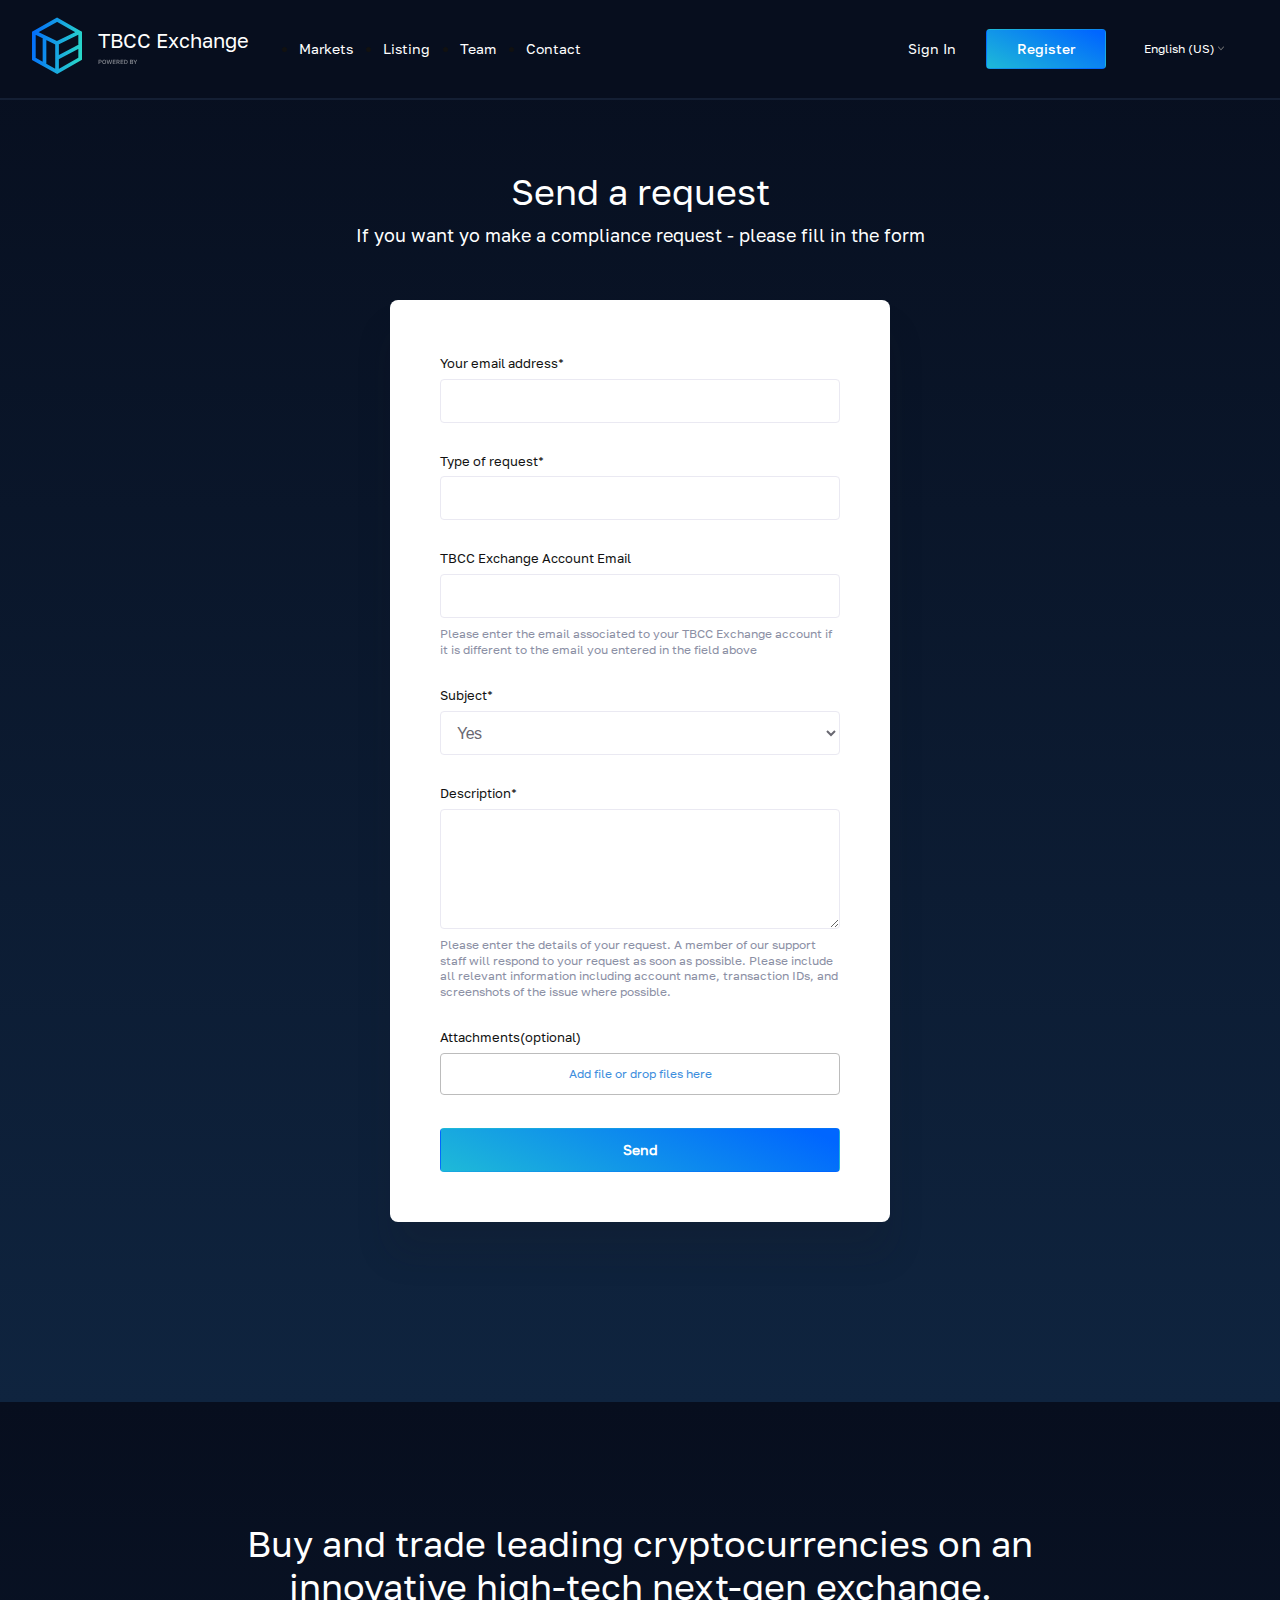
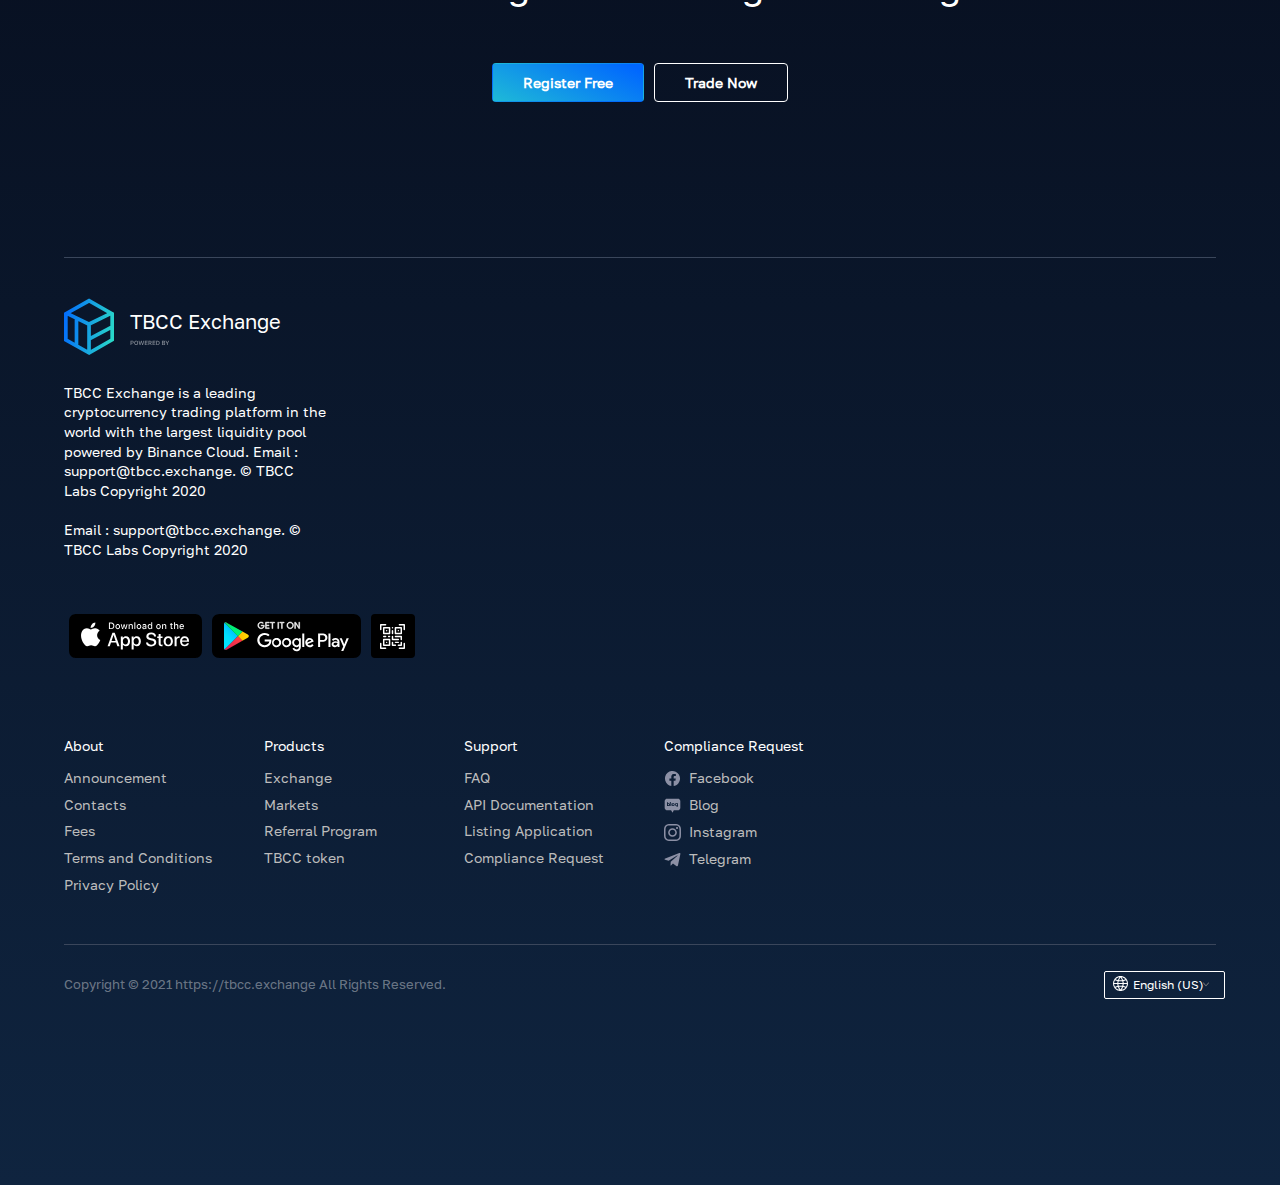
<file: compliance.html>
<!DOCTYPE html>
<html lang="en">
  <head>
    <meta charset="utf-8">
    <meta name="viewport" content="width=device-width, initial-scale=1, user-scalable=no, shrink-to-fit=no">
    <link rel="shortcut icon" type="image/x-icon" sizes="256x256" href="favicon.ico"/>
    <link rel="stylesheet" href="css/bootstrap.min.css">
    <link rel="stylesheet" href="css/aos.css">
    <link rel="stylesheet" href="css/select2.min.css">
    <link rel="stylesheet" href="css/style.css">
    <title>Compliance</title>
  </head>
<body>

<header class="container-fluid p-0">
    <div class="head-mobile">
        <a href="index.html" class="logo">
            <div class="brand-img">
                <img src="img/logo.svg" alt="">
            </div>
            <div class="brand-text">
                <span>TBCC Exchange</span>
                <svg width="139" height="11" viewBox="0 0 139 11" fill="none" xmlns="http://www.w3.org/2000/svg" xmlns:xlink="http://www.w3.org/1999/xlink">
                    <path d="M0.539978 3.80001H2.06998C2.63398 3.80001 3.04998 3.92201 3.31798 4.16601C3.58598 4.40601 3.71998 4.73001 3.71998 5.13801C3.71998 5.54601 3.58598 5.87201 3.31798 6.11601C3.04998 6.35601 2.63398 6.47601 2.06998 6.47601H1.25998V8.00001H0.539978V3.80001ZM2.00998 5.85201C2.19798 5.85201 2.35598 5.83801 2.48398 5.81001C2.61198 5.77801 2.71398 5.73401 2.78998 5.67801C2.86598 5.61801 2.91998 5.54401 2.95198 5.45601C2.98398 5.36401 2.99998 5.25801 2.99998 5.13801C2.99998 5.01801 2.98398 4.91401 2.95198 4.82601C2.91998 4.73801 2.86598 4.66401 2.78998 4.60401C2.71398 4.54401 2.61198 4.50001 2.48398 4.47201C2.35598 4.44001 2.19798 4.42401 2.00998 4.42401H1.25998V5.85201H2.00998Z" fill="white" fill-opacity="0.5"/>
                    <path d="M6.21092 8.06601C5.95492 8.06601 5.71092 8.02601 5.47892 7.94601C5.24692 7.86601 5.04292 7.74201 4.86692 7.57401C4.69092 7.40201 4.55092 7.18201 4.44692 6.91401C4.34292 6.64201 4.29092 6.31401 4.29092 5.93001V5.81001C4.29092 5.44201 4.34292 5.12801 4.44692 4.86801C4.55092 4.60401 4.69092 4.38801 4.86692 4.22001C5.04292 4.05201 5.24692 3.93001 5.47892 3.85401C5.71092 3.77401 5.95492 3.73401 6.21092 3.73401C6.46692 3.73401 6.71092 3.77401 6.94292 3.85401C7.17492 3.93001 7.37892 4.05201 7.55492 4.22001C7.73092 4.38801 7.87092 4.60401 7.97492 4.86801C8.07892 5.12801 8.13092 5.44201 8.13092 5.81001V5.93001C8.13092 6.31401 8.07892 6.64201 7.97492 6.91401C7.87092 7.18201 7.73092 7.40201 7.55492 7.57401C7.37892 7.74201 7.17492 7.86601 6.94292 7.94601C6.71092 8.02601 6.46692 8.06601 6.21092 8.06601ZM6.21092 7.43001C6.35892 7.43001 6.50292 7.40401 6.64292 7.35201C6.78292 7.30001 6.90692 7.21601 7.01492 7.10001C7.12292 6.98001 7.20892 6.82401 7.27292 6.63201C7.34092 6.44001 7.37492 6.20601 7.37492 5.93001V5.81001C7.37492 5.54601 7.34092 5.32401 7.27292 5.14401C7.20892 4.96001 7.12292 4.81201 7.01492 4.70001C6.90692 4.58401 6.78292 4.50001 6.64292 4.44801C6.50292 4.39601 6.35892 4.37001 6.21092 4.37001C6.05892 4.37001 5.91292 4.39601 5.77292 4.44801C5.63292 4.50001 5.50892 4.58401 5.40092 4.70001C5.29292 4.81201 5.20692 4.96001 5.14292 5.14401C5.07892 5.32401 5.04692 5.54601 5.04692 5.81001V5.93001C5.04692 6.20601 5.07892 6.44001 5.14292 6.63201C5.20692 6.82401 5.29292 6.98001 5.40092 7.10001C5.50892 7.21601 5.63292 7.30001 5.77292 7.35201C5.91292 7.40401 6.05892 7.43001 6.21092 7.43001Z" fill="white" fill-opacity="0.5"/>
                    <path d="M8.58162 3.80001H9.32562L10.1236 6.92001L11.0416 3.80001H11.6416L12.6136 6.92001L13.4056 3.80001H14.1016L12.9916 8.00001H12.2716L11.3176 4.88001L10.4116 8.00001H9.69162L8.58162 3.80001Z" fill="white" fill-opacity="0.5"/>
                    <path d="M14.79 3.80001H17.61V4.42401H15.51V5.52801H17.43V6.15201H15.51V7.37601H17.61V8.00001H14.79V3.80001Z" fill="white" fill-opacity="0.5"/>
                    <path d="M18.4814 3.80001H20.0714C20.3354 3.80001 20.5654 3.83201 20.7614 3.89601C20.9614 3.96001 21.1274 4.05001 21.2594 4.16601C21.3914 4.28201 21.4914 4.42001 21.5594 4.58001C21.6274 4.74001 21.6614 4.91601 21.6614 5.10801C21.6614 5.39601 21.5834 5.64601 21.4274 5.85801C21.2714 6.06601 21.0374 6.21601 20.7254 6.30801L21.7814 8.00001H20.9894L20.0594 6.39201H19.2014V8.00001H18.4814V3.80001ZM19.9514 5.79201C20.3194 5.79201 20.5754 5.73201 20.7194 5.61201C20.8674 5.49201 20.9414 5.32401 20.9414 5.10801C20.9414 4.89201 20.8674 4.72401 20.7194 4.60401C20.5754 4.48401 20.3194 4.42401 19.9514 4.42401H19.2014V5.79201H19.9514Z" fill="white" fill-opacity="0.5"/>
                    <path d="M22.5888 3.80001H25.4088V4.42401H23.3088V5.52801H25.2288V6.15201H23.3088V7.37601H25.4088V8.00001H22.5888V3.80001Z" fill="white" fill-opacity="0.5"/>
                    <path d="M26.2802 3.80001H27.6302C28.2662 3.80001 28.7602 3.97001 29.1122 4.31001C29.4642 4.64601 29.6402 5.14601 29.6402 5.81001V5.93001C29.6402 6.26601 29.5922 6.56401 29.4962 6.82401C29.4042 7.08001 29.2682 7.29601 29.0882 7.47201C28.9122 7.64401 28.6962 7.77601 28.4402 7.86801C28.1842 7.95601 27.8942 8.00001 27.5702 8.00001H26.2802V3.80001ZM27.5102 7.37601C27.7142 7.37601 27.9002 7.35001 28.0682 7.29801C28.2402 7.24601 28.3862 7.16401 28.5062 7.05201C28.6262 6.93601 28.7182 6.78601 28.7822 6.60201C28.8502 6.41801 28.8842 6.19401 28.8842 5.93001V5.81001C28.8842 5.56601 28.8502 5.35601 28.7822 5.18001C28.7142 5.00401 28.6222 4.86001 28.5062 4.74801C28.3902 4.63601 28.2502 4.55401 28.0862 4.50201C27.9262 4.45001 27.7542 4.42401 27.5702 4.42401H27.0002V7.37601H27.5102Z" fill="white" fill-opacity="0.5"/>
                    <path d="M31.9521 3.80001H33.6321C34.1081 3.80001 34.4561 3.90201 34.6761 4.10601C34.9001 4.31001 35.0121 4.58201 35.0121 4.92201C35.0121 5.13801 34.9561 5.32401 34.8441 5.48001C34.7321 5.63201 34.5781 5.74201 34.3821 5.81001C34.6301 5.86601 34.8261 5.98001 34.9701 6.15201C35.1181 6.32001 35.1921 6.54001 35.1921 6.81201C35.1921 6.98801 35.1641 7.15001 35.1081 7.29801C35.0521 7.44201 34.9641 7.56601 34.8441 7.67001C34.7281 7.77401 34.5781 7.85601 34.3941 7.91601C34.2101 7.97201 33.9881 8.00001 33.7281 8.00001H31.9521V3.80001ZM33.6501 7.37601C33.9621 7.37601 34.1761 7.32601 34.2921 7.22601C34.4121 7.12601 34.4721 6.97201 34.4721 6.76401C34.4721 6.66401 34.4581 6.57401 34.4301 6.49401C34.4021 6.41401 34.3561 6.34801 34.2921 6.29601C34.2281 6.24001 34.1421 6.19801 34.0341 6.17001C33.9301 6.14201 33.8001 6.12801 33.6441 6.12801H32.6721V7.37601H33.6501ZM33.5421 5.55201C33.8221 5.55201 34.0161 5.50001 34.1241 5.39601C34.2361 5.29201 34.2921 5.15201 34.2921 4.97601C34.2921 4.79601 34.2381 4.66001 34.1301 4.56801C34.0221 4.47201 33.8261 4.42401 33.5421 4.42401H32.6721V5.55201H33.5421Z" fill="white" fill-opacity="0.5"/>
                    <path d="M36.9593 6.38001L35.3393 3.80001H36.1913L37.3313 5.66001L38.3873 3.80001H39.1793L37.6793 6.38001V8.00001H36.9593V6.38001Z" fill="white" fill-opacity="0.5"/>
                    <rect x="44" width="95" height="11" fill="url(#pattern0)"/>
                    <defs>
                        <pattern id="pattern0" patternContentUnits="objectBoundingBox" width="1" height="1">
                            <use xlink:href="#image0" transform="translate(0 -0.028757) scale(0.00204082 0.0176252)"/>
                        </pattern>
                        <image id="image0" width="490" height="60" xlink:href="[data-uri]"/>
                    </defs>
                </svg>

            </div>
        </a>
        <a href="index.html" class="menu-icon">
            <img src="img/menu-icon.svg" alt="">
        </a>
    </div>
    <div class="head-container">
        <a href="#" class="menu-close">
            <img src="img/menu-close.svg" alt="">
        </a>
        <div class="left-column">
            <a href="index.html" class="logo">
                <div class="brand-img">
                    <img src="img/logo.svg" alt="">
                </div>
                <div class="brand-text">
                    <span>TBCC Exchange</span>
                    <svg width="139" height="11" viewBox="0 0 139 11" fill="none" xmlns="http://www.w3.org/2000/svg" xmlns:xlink="http://www.w3.org/1999/xlink">
                        <path d="M0.539978 3.80001H2.06998C2.63398 3.80001 3.04998 3.92201 3.31798 4.16601C3.58598 4.40601 3.71998 4.73001 3.71998 5.13801C3.71998 5.54601 3.58598 5.87201 3.31798 6.11601C3.04998 6.35601 2.63398 6.47601 2.06998 6.47601H1.25998V8.00001H0.539978V3.80001ZM2.00998 5.85201C2.19798 5.85201 2.35598 5.83801 2.48398 5.81001C2.61198 5.77801 2.71398 5.73401 2.78998 5.67801C2.86598 5.61801 2.91998 5.54401 2.95198 5.45601C2.98398 5.36401 2.99998 5.25801 2.99998 5.13801C2.99998 5.01801 2.98398 4.91401 2.95198 4.82601C2.91998 4.73801 2.86598 4.66401 2.78998 4.60401C2.71398 4.54401 2.61198 4.50001 2.48398 4.47201C2.35598 4.44001 2.19798 4.42401 2.00998 4.42401H1.25998V5.85201H2.00998Z" fill="white" fill-opacity="0.5"/>
                        <path d="M6.21092 8.06601C5.95492 8.06601 5.71092 8.02601 5.47892 7.94601C5.24692 7.86601 5.04292 7.74201 4.86692 7.57401C4.69092 7.40201 4.55092 7.18201 4.44692 6.91401C4.34292 6.64201 4.29092 6.31401 4.29092 5.93001V5.81001C4.29092 5.44201 4.34292 5.12801 4.44692 4.86801C4.55092 4.60401 4.69092 4.38801 4.86692 4.22001C5.04292 4.05201 5.24692 3.93001 5.47892 3.85401C5.71092 3.77401 5.95492 3.73401 6.21092 3.73401C6.46692 3.73401 6.71092 3.77401 6.94292 3.85401C7.17492 3.93001 7.37892 4.05201 7.55492 4.22001C7.73092 4.38801 7.87092 4.60401 7.97492 4.86801C8.07892 5.12801 8.13092 5.44201 8.13092 5.81001V5.93001C8.13092 6.31401 8.07892 6.64201 7.97492 6.91401C7.87092 7.18201 7.73092 7.40201 7.55492 7.57401C7.37892 7.74201 7.17492 7.86601 6.94292 7.94601C6.71092 8.02601 6.46692 8.06601 6.21092 8.06601ZM6.21092 7.43001C6.35892 7.43001 6.50292 7.40401 6.64292 7.35201C6.78292 7.30001 6.90692 7.21601 7.01492 7.10001C7.12292 6.98001 7.20892 6.82401 7.27292 6.63201C7.34092 6.44001 7.37492 6.20601 7.37492 5.93001V5.81001C7.37492 5.54601 7.34092 5.32401 7.27292 5.14401C7.20892 4.96001 7.12292 4.81201 7.01492 4.70001C6.90692 4.58401 6.78292 4.50001 6.64292 4.44801C6.50292 4.39601 6.35892 4.37001 6.21092 4.37001C6.05892 4.37001 5.91292 4.39601 5.77292 4.44801C5.63292 4.50001 5.50892 4.58401 5.40092 4.70001C5.29292 4.81201 5.20692 4.96001 5.14292 5.14401C5.07892 5.32401 5.04692 5.54601 5.04692 5.81001V5.93001C5.04692 6.20601 5.07892 6.44001 5.14292 6.63201C5.20692 6.82401 5.29292 6.98001 5.40092 7.10001C5.50892 7.21601 5.63292 7.30001 5.77292 7.35201C5.91292 7.40401 6.05892 7.43001 6.21092 7.43001Z" fill="white" fill-opacity="0.5"/>
                        <path d="M8.58162 3.80001H9.32562L10.1236 6.92001L11.0416 3.80001H11.6416L12.6136 6.92001L13.4056 3.80001H14.1016L12.9916 8.00001H12.2716L11.3176 4.88001L10.4116 8.00001H9.69162L8.58162 3.80001Z" fill="white" fill-opacity="0.5"/>
                        <path d="M14.79 3.80001H17.61V4.42401H15.51V5.52801H17.43V6.15201H15.51V7.37601H17.61V8.00001H14.79V3.80001Z" fill="white" fill-opacity="0.5"/>
                        <path d="M18.4814 3.80001H20.0714C20.3354 3.80001 20.5654 3.83201 20.7614 3.89601C20.9614 3.96001 21.1274 4.05001 21.2594 4.16601C21.3914 4.28201 21.4914 4.42001 21.5594 4.58001C21.6274 4.74001 21.6614 4.91601 21.6614 5.10801C21.6614 5.39601 21.5834 5.64601 21.4274 5.85801C21.2714 6.06601 21.0374 6.21601 20.7254 6.30801L21.7814 8.00001H20.9894L20.0594 6.39201H19.2014V8.00001H18.4814V3.80001ZM19.9514 5.79201C20.3194 5.79201 20.5754 5.73201 20.7194 5.61201C20.8674 5.49201 20.9414 5.32401 20.9414 5.10801C20.9414 4.89201 20.8674 4.72401 20.7194 4.60401C20.5754 4.48401 20.3194 4.42401 19.9514 4.42401H19.2014V5.79201H19.9514Z" fill="white" fill-opacity="0.5"/>
                        <path d="M22.5888 3.80001H25.4088V4.42401H23.3088V5.52801H25.2288V6.15201H23.3088V7.37601H25.4088V8.00001H22.5888V3.80001Z" fill="white" fill-opacity="0.5"/>
                        <path d="M26.2802 3.80001H27.6302C28.2662 3.80001 28.7602 3.97001 29.1122 4.31001C29.4642 4.64601 29.6402 5.14601 29.6402 5.81001V5.93001C29.6402 6.26601 29.5922 6.56401 29.4962 6.82401C29.4042 7.08001 29.2682 7.29601 29.0882 7.47201C28.9122 7.64401 28.6962 7.77601 28.4402 7.86801C28.1842 7.95601 27.8942 8.00001 27.5702 8.00001H26.2802V3.80001ZM27.5102 7.37601C27.7142 7.37601 27.9002 7.35001 28.0682 7.29801C28.2402 7.24601 28.3862 7.16401 28.5062 7.05201C28.6262 6.93601 28.7182 6.78601 28.7822 6.60201C28.8502 6.41801 28.8842 6.19401 28.8842 5.93001V5.81001C28.8842 5.56601 28.8502 5.35601 28.7822 5.18001C28.7142 5.00401 28.6222 4.86001 28.5062 4.74801C28.3902 4.63601 28.2502 4.55401 28.0862 4.50201C27.9262 4.45001 27.7542 4.42401 27.5702 4.42401H27.0002V7.37601H27.5102Z" fill="white" fill-opacity="0.5"/>
                        <path d="M31.9521 3.80001H33.6321C34.1081 3.80001 34.4561 3.90201 34.6761 4.10601C34.9001 4.31001 35.0121 4.58201 35.0121 4.92201C35.0121 5.13801 34.9561 5.32401 34.8441 5.48001C34.7321 5.63201 34.5781 5.74201 34.3821 5.81001C34.6301 5.86601 34.8261 5.98001 34.9701 6.15201C35.1181 6.32001 35.1921 6.54001 35.1921 6.81201C35.1921 6.98801 35.1641 7.15001 35.1081 7.29801C35.0521 7.44201 34.9641 7.56601 34.8441 7.67001C34.7281 7.77401 34.5781 7.85601 34.3941 7.91601C34.2101 7.97201 33.9881 8.00001 33.7281 8.00001H31.9521V3.80001ZM33.6501 7.37601C33.9621 7.37601 34.1761 7.32601 34.2921 7.22601C34.4121 7.12601 34.4721 6.97201 34.4721 6.76401C34.4721 6.66401 34.4581 6.57401 34.4301 6.49401C34.4021 6.41401 34.3561 6.34801 34.2921 6.29601C34.2281 6.24001 34.1421 6.19801 34.0341 6.17001C33.9301 6.14201 33.8001 6.12801 33.6441 6.12801H32.6721V7.37601H33.6501ZM33.5421 5.55201C33.8221 5.55201 34.0161 5.50001 34.1241 5.39601C34.2361 5.29201 34.2921 5.15201 34.2921 4.97601C34.2921 4.79601 34.2381 4.66001 34.1301 4.56801C34.0221 4.47201 33.8261 4.42401 33.5421 4.42401H32.6721V5.55201H33.5421Z" fill="white" fill-opacity="0.5"/>
                        <path d="M36.9593 6.38001L35.3393 3.80001H36.1913L37.3313 5.66001L38.3873 3.80001H39.1793L37.6793 6.38001V8.00001H36.9593V6.38001Z" fill="white" fill-opacity="0.5"/>
                        <rect x="44" width="95" height="11" fill="url(#pattern0)"/>
                        <defs>
                            <pattern id="pattern0" patternContentUnits="objectBoundingBox" width="1" height="1">
                                <use xlink:href="#image0" transform="translate(0 -0.028757) scale(0.00204082 0.0176252)"/>
                            </pattern>
                            <image id="image0" width="490" height="60" xlink:href="[data-uri]"/>
                        </defs>
                    </svg>

                </div>
            </a>
            <nav>
                <ul>
                    <li>
                        <a href="#" class="menu-item" id="menuItemOne">Markets</a>
                    </li>
                    <li>
                        <a href="listing.html" class="menu-item" id="menuItemTwo">Listing</a>
                    </li>
                    <li>
                        <a href="team.html" class="menu-item" id="menuItemThree">Team</a>
                    </li>
                    <li>
                        <a href="contacts.html" class="menu-item" id="menuItemFour">Contact</a>
                    </li>
                </ul>
            </nav>
        </div>

        <div class="right-column">
            <div class="register-box">
                <a href="log-in.html" id="menuItemFive">Sign in</a>
                <a href="sign-in.html" class="btn" id="menuItemSix">Register</a>
            </div>
            <select name="lang" class="lang-select lang" id="lang-select">
                <option value="RU">Russian</option>
                <option value="EN" selected>English (US)</option>
                <option value="CH">Chinese</option>
            </select>
        </div>

    </div>
</header>


<section class="container-fluid gradient-color">
    <div class="contacts-page">
        <div class="center-block">
            <h2 class="mb-2" id="complianceH2One">Send a request</h2>
            <p id="compliancePBlockOne">If you want yo make a compliance request - please fill in the form</p>
            <form action="#" class="contact-form">
                <div class="form-group">
                    <label for="compliance-form-email" class="label--hidden" id="complianceLabelOne">Your email address*</label>
                    <input type="email" id="compliance-form-email">
                </div>

                <div class="form-group">
                    <label for="compliance-type" class="label--hidden" id="complianceLabelTwo">Type of request*</label>
                    <input type="text" id="compliance-type">
                </div>

                <div class="form-group">
                    <label for="ex-email" class="label--hidden" id="complianceLabelThree">TBCC Exchange Account Email</label>
                    <input type="email" id="ex-email">
                    <div class="hint" id="complianceHintOne">Please enter the email associated to your TBCC Exchange account if it is different to the email you entered in the field above</div>
                </div>

                <div class="form-group">
                    <label for="subject" class="label--hidden" id="complianceLabelFour">Subject*</label>
                    <select name="subject" id="subject">
                        <option value="Yes" selected>Yes</option>
                        <option value="No">No</option>
                    </select>
                </div>

                <div class="form-group">
                    <label for="description" class="label--hidden" id="complianceLabelFive">
                        Description
                    </label>
                    <textarea type="email" id="description"></textarea>
                    <div class="hint" id="complianceHintTwo">Please enter the details of your request. A member of our support staff will respond to your request as soon as possible. Please include all relevant information including account name, transaction IDs, and screenshots of the issue where possible</div>
                </div>

                <div class="form-group">
                    <label for="attachments" class="label--hidden" id="complianceLabelSix">Attachments(optional)</label>
                    <div class="file-upload">
                        <input type="file" id="attachments" class="upload" />
                        <span><i id="complianceHintThree">Add file or drop files here</i></span>
                    </div>
                </div>

                <button type="submit" class="btn mt-2" id="complianceButton">Send</button>
            </form>
        </div>
    </div>
</section>

<footer>
    <div class="footer-content">
        <div class="center-block">
            <h2 id="footerH2">Buy and trade leading cryptocurrencies on an innovative high-tech next-gen exchange.</h2>
            <div class="button-box">
                <a href="#" class="btn" id="buttonTextTwo">
                    Register Free
                </a>
                <a href="#" class="btn transparent" id="buttonTextThree">
                    Trade Now
                </a>
            </div>
        </div>
        <div class="sub-menu">
            <div class="sub-menu-item">
                <a href="index.html" class="logo">
                    <div class="brand-img">
                        <img src="img/logo.svg" alt="">
                    </div>
                    <div class="brand-text">
                        <span>TBCC Exchange</span>
                        <svg width="139" height="11" viewBox="0 0 139 11" fill="none" xmlns="http://www.w3.org/2000/svg" xmlns:xlink="http://www.w3.org/1999/xlink">
                            <path d="M0.539978 3.80001H2.06998C2.63398 3.80001 3.04998 3.92201 3.31798 4.16601C3.58598 4.40601 3.71998 4.73001 3.71998 5.13801C3.71998 5.54601 3.58598 5.87201 3.31798 6.11601C3.04998 6.35601 2.63398 6.47601 2.06998 6.47601H1.25998V8.00001H0.539978V3.80001ZM2.00998 5.85201C2.19798 5.85201 2.35598 5.83801 2.48398 5.81001C2.61198 5.77801 2.71398 5.73401 2.78998 5.67801C2.86598 5.61801 2.91998 5.54401 2.95198 5.45601C2.98398 5.36401 2.99998 5.25801 2.99998 5.13801C2.99998 5.01801 2.98398 4.91401 2.95198 4.82601C2.91998 4.73801 2.86598 4.66401 2.78998 4.60401C2.71398 4.54401 2.61198 4.50001 2.48398 4.47201C2.35598 4.44001 2.19798 4.42401 2.00998 4.42401H1.25998V5.85201H2.00998Z" fill="white" fill-opacity="0.5"/>
                            <path d="M6.21092 8.06601C5.95492 8.06601 5.71092 8.02601 5.47892 7.94601C5.24692 7.86601 5.04292 7.74201 4.86692 7.57401C4.69092 7.40201 4.55092 7.18201 4.44692 6.91401C4.34292 6.64201 4.29092 6.31401 4.29092 5.93001V5.81001C4.29092 5.44201 4.34292 5.12801 4.44692 4.86801C4.55092 4.60401 4.69092 4.38801 4.86692 4.22001C5.04292 4.05201 5.24692 3.93001 5.47892 3.85401C5.71092 3.77401 5.95492 3.73401 6.21092 3.73401C6.46692 3.73401 6.71092 3.77401 6.94292 3.85401C7.17492 3.93001 7.37892 4.05201 7.55492 4.22001C7.73092 4.38801 7.87092 4.60401 7.97492 4.86801C8.07892 5.12801 8.13092 5.44201 8.13092 5.81001V5.93001C8.13092 6.31401 8.07892 6.64201 7.97492 6.91401C7.87092 7.18201 7.73092 7.40201 7.55492 7.57401C7.37892 7.74201 7.17492 7.86601 6.94292 7.94601C6.71092 8.02601 6.46692 8.06601 6.21092 8.06601ZM6.21092 7.43001C6.35892 7.43001 6.50292 7.40401 6.64292 7.35201C6.78292 7.30001 6.90692 7.21601 7.01492 7.10001C7.12292 6.98001 7.20892 6.82401 7.27292 6.63201C7.34092 6.44001 7.37492 6.20601 7.37492 5.93001V5.81001C7.37492 5.54601 7.34092 5.32401 7.27292 5.14401C7.20892 4.96001 7.12292 4.81201 7.01492 4.70001C6.90692 4.58401 6.78292 4.50001 6.64292 4.44801C6.50292 4.39601 6.35892 4.37001 6.21092 4.37001C6.05892 4.37001 5.91292 4.39601 5.77292 4.44801C5.63292 4.50001 5.50892 4.58401 5.40092 4.70001C5.29292 4.81201 5.20692 4.96001 5.14292 5.14401C5.07892 5.32401 5.04692 5.54601 5.04692 5.81001V5.93001C5.04692 6.20601 5.07892 6.44001 5.14292 6.63201C5.20692 6.82401 5.29292 6.98001 5.40092 7.10001C5.50892 7.21601 5.63292 7.30001 5.77292 7.35201C5.91292 7.40401 6.05892 7.43001 6.21092 7.43001Z" fill="white" fill-opacity="0.5"/>
                            <path d="M8.58162 3.80001H9.32562L10.1236 6.92001L11.0416 3.80001H11.6416L12.6136 6.92001L13.4056 3.80001H14.1016L12.9916 8.00001H12.2716L11.3176 4.88001L10.4116 8.00001H9.69162L8.58162 3.80001Z" fill="white" fill-opacity="0.5"/>
                            <path d="M14.79 3.80001H17.61V4.42401H15.51V5.52801H17.43V6.15201H15.51V7.37601H17.61V8.00001H14.79V3.80001Z" fill="white" fill-opacity="0.5"/>
                            <path d="M18.4814 3.80001H20.0714C20.3354 3.80001 20.5654 3.83201 20.7614 3.89601C20.9614 3.96001 21.1274 4.05001 21.2594 4.16601C21.3914 4.28201 21.4914 4.42001 21.5594 4.58001C21.6274 4.74001 21.6614 4.91601 21.6614 5.10801C21.6614 5.39601 21.5834 5.64601 21.4274 5.85801C21.2714 6.06601 21.0374 6.21601 20.7254 6.30801L21.7814 8.00001H20.9894L20.0594 6.39201H19.2014V8.00001H18.4814V3.80001ZM19.9514 5.79201C20.3194 5.79201 20.5754 5.73201 20.7194 5.61201C20.8674 5.49201 20.9414 5.32401 20.9414 5.10801C20.9414 4.89201 20.8674 4.72401 20.7194 4.60401C20.5754 4.48401 20.3194 4.42401 19.9514 4.42401H19.2014V5.79201H19.9514Z" fill="white" fill-opacity="0.5"/>
                            <path d="M22.5888 3.80001H25.4088V4.42401H23.3088V5.52801H25.2288V6.15201H23.3088V7.37601H25.4088V8.00001H22.5888V3.80001Z" fill="white" fill-opacity="0.5"/>
                            <path d="M26.2802 3.80001H27.6302C28.2662 3.80001 28.7602 3.97001 29.1122 4.31001C29.4642 4.64601 29.6402 5.14601 29.6402 5.81001V5.93001C29.6402 6.26601 29.5922 6.56401 29.4962 6.82401C29.4042 7.08001 29.2682 7.29601 29.0882 7.47201C28.9122 7.64401 28.6962 7.77601 28.4402 7.86801C28.1842 7.95601 27.8942 8.00001 27.5702 8.00001H26.2802V3.80001ZM27.5102 7.37601C27.7142 7.37601 27.9002 7.35001 28.0682 7.29801C28.2402 7.24601 28.3862 7.16401 28.5062 7.05201C28.6262 6.93601 28.7182 6.78601 28.7822 6.60201C28.8502 6.41801 28.8842 6.19401 28.8842 5.93001V5.81001C28.8842 5.56601 28.8502 5.35601 28.7822 5.18001C28.7142 5.00401 28.6222 4.86001 28.5062 4.74801C28.3902 4.63601 28.2502 4.55401 28.0862 4.50201C27.9262 4.45001 27.7542 4.42401 27.5702 4.42401H27.0002V7.37601H27.5102Z" fill="white" fill-opacity="0.5"/>
                            <path d="M31.9521 3.80001H33.6321C34.1081 3.80001 34.4561 3.90201 34.6761 4.10601C34.9001 4.31001 35.0121 4.58201 35.0121 4.92201C35.0121 5.13801 34.9561 5.32401 34.8441 5.48001C34.7321 5.63201 34.5781 5.74201 34.3821 5.81001C34.6301 5.86601 34.8261 5.98001 34.9701 6.15201C35.1181 6.32001 35.1921 6.54001 35.1921 6.81201C35.1921 6.98801 35.1641 7.15001 35.1081 7.29801C35.0521 7.44201 34.9641 7.56601 34.8441 7.67001C34.7281 7.77401 34.5781 7.85601 34.3941 7.91601C34.2101 7.97201 33.9881 8.00001 33.7281 8.00001H31.9521V3.80001ZM33.6501 7.37601C33.9621 7.37601 34.1761 7.32601 34.2921 7.22601C34.4121 7.12601 34.4721 6.97201 34.4721 6.76401C34.4721 6.66401 34.4581 6.57401 34.4301 6.49401C34.4021 6.41401 34.3561 6.34801 34.2921 6.29601C34.2281 6.24001 34.1421 6.19801 34.0341 6.17001C33.9301 6.14201 33.8001 6.12801 33.6441 6.12801H32.6721V7.37601H33.6501ZM33.5421 5.55201C33.8221 5.55201 34.0161 5.50001 34.1241 5.39601C34.2361 5.29201 34.2921 5.15201 34.2921 4.97601C34.2921 4.79601 34.2381 4.66001 34.1301 4.56801C34.0221 4.47201 33.8261 4.42401 33.5421 4.42401H32.6721V5.55201H33.5421Z" fill="white" fill-opacity="0.5"/>
                            <path d="M36.9593 6.38001L35.3393 3.80001H36.1913L37.3313 5.66001L38.3873 3.80001H39.1793L37.6793 6.38001V8.00001H36.9593V6.38001Z" fill="white" fill-opacity="0.5"/>
                            <rect x="44" width="95" height="11" fill="url(#pattern0)"/>
                            <defs>
                                <pattern id="pattern0" patternContentUnits="objectBoundingBox" width="1" height="1">
                                    <use xlink:href="#image0" transform="translate(0 -0.028757) scale(0.00204082 0.0176252)"/>
                                </pattern>
                                <image id="image0" width="490" height="60" xlink:href="[data-uri]"/>
                            </defs>
                        </svg>

                    </div>
                </a>
                <p id="footerPOne">TBCC Exchange is a leading cryptocurrency trading platform in the world with the largest liquidity pool powered by Binance Cloud.
                </p>
                <p id="footerPTwo">
                    Email : <a href="mailto:support@tbcc.exchange">support@tbcc.exchange</a><br>
                    © TBCC Labs Copyright 2020
                </p>
                <div class="button-box">
                    <a href="#">
                        <img src="img/app.svg" alt="">
                    </a>
                    <a href="#">
                        <img src="img/google.svg" alt="">
                    </a>
                    <a href="#">
                        <img src="img/hj.svg" alt="">
                    </a>
                </div>
            </div>
            <div class="footer-nav">
                <div class="sub-menu-item">
                    <a href="#" class="footer-link caption" id="footerItemOne">
                        About
                    </a>
                    <a href="#" class="footer-link" id="footerItemTwo">
                        Announcements
                    </a>
                    <a href="contacts.html" class="footer-link" id="footerItemThree">
                        Contacts
                    </a>
                    <a href="#" class="footer-link" id="footerItemFour">
                        Fees
                    </a>
                    <a href="#" class="footer-link" id="footerItemFive">
                        Terms and Conditions
                    </a>
                    <a href="#" class="footer-link" id="footerItemSix">
                        Privacy Policy
                    </a>
                </div>
                <div class="sub-menu-item">
                    <a href="#" class="footer-link caption" id="footerItemSeven">
                        Product
                    </a>
                    <a href="#" class="footer-link" id="footerItemEight">
                        Exchange
                    </a>
                    <a href="#" class="footer-link" id="footerItemNine">
                        Markets
                    </a>
                    <a href="referal.html" class="footer-link" id="footerItemTen">
                        Referal Program
                    </a>
                    <a href="token.html" class="footer-link" id="footerItemEleven">
                        TBCC token
                    </a>
                </div>
                <div class="sub-menu-item">
                    <a href="#" class="footer-link caption" id="footerItemTwelve">
                        Support
                    </a>
                    <a href="#" class="footer-link" id="footerItemThirteen">
                        FAQ
                    </a>
                    <a href="#" class="footer-link" id="footerItemFourteen">
                        API documantion
                    </a>
                    <a href="listing.html" class="footer-link" id="footerItemFifteen">
                        Listing Application
                    </a>
                    <a href="compliance.html" class="footer-link" id="footerItemSixteen">
                        Compliance Requests
                    </a>
                </div>
                <div class="sub-menu-item">
                    <a href="#" class="footer-link caption" id="footerItemSeventeen">
                        Community
                    </a>
                    <a href="#" class="footer-link">
                        <svg width="17" height="17" viewBox="0 0 17 17" fill="none" xmlns="http://www.w3.org/2000/svg">
                            <path d="M16.0556 8.49775C16.0557 7.05419 15.6422 5.64083 14.8639 4.42504C14.0856 3.20925 12.9752 2.24196 11.6642 1.63775C10.3532 1.03353 8.89649 0.817694 7.46659 1.01579C6.03669 1.2139 4.69352 1.81764 3.59614 2.75552C2.49877 3.6934 1.69316 4.92613 1.27473 6.30771C0.856308 7.6893 0.842589 9.16185 1.2352 10.551C1.62782 11.9401 2.41032 13.1877 3.49003 14.1458C4.56974 15.104 5.90143 15.7326 7.32739 15.9574V10.676H5.39846V8.49775H7.32739V6.83326C7.28535 6.44482 7.32933 6.05189 7.45622 5.68236C7.58311 5.31283 7.78979 4.97577 8.06159 4.6951C8.33339 4.41443 8.66365 4.19703 9.02891 4.05835C9.39417 3.91966 9.78549 3.86308 10.1751 3.89264C10.738 3.90019 11.3001 3.95308 11.8547 4.04828V5.89184H10.9057C10.743 5.87073 10.5776 5.88633 10.4217 5.93747C10.2657 5.98862 10.1232 6.07402 10.0046 6.18742C9.88603 6.30081 9.7943 6.43932 9.7362 6.59278C9.6781 6.74624 9.65509 6.91077 9.66885 7.07428V8.49019H11.7693L11.4346 10.6677H9.66885V15.9498C11.4484 15.6762 13.0711 14.774 14.2427 13.4069C15.4144 12.0398 16.0575 10.2982 16.0556 8.49775Z" fill="#8C90A5"/>
                        </svg>
                        Facebook
                    </a>
                    <a href="#" class="footer-link">
                        <svg width="17" height="17" viewBox="0 0 17 17" fill="none" xmlns="http://www.w3.org/2000/svg">
                            <path d="M13.6722 1.65332C14.02 1.65281 14.3645 1.72081 14.6861 1.85345C15.0076 1.98608 15.2999 2.18075 15.5462 2.42634C15.7926 2.67193 15.9881 2.96363 16.1217 3.28478C16.2553 3.60594 16.3243 3.95026 16.3248 4.29809V10.7007C16.3243 11.0485 16.2553 11.3928 16.1217 11.714C15.9881 12.0352 15.7926 12.3269 15.5462 12.5724C15.2999 12.818 15.0076 13.0127 14.6861 13.1453C14.3645 13.278 14.02 13.346 13.6722 13.3455H9.68938C9.68938 13.3699 9.68351 13.3944 9.67177 13.4169L8.6301 15.3799C8.61715 15.404 8.59804 15.4242 8.57471 15.4385C8.55138 15.4528 8.52467 15.4607 8.49732 15.4613C8.46996 15.4619 8.44294 15.4552 8.41901 15.4419C8.39508 15.4287 8.3751 15.4093 8.36112 15.3858L7.21968 13.4227C7.20643 13.3992 7.19968 13.3725 7.20012 13.3455H3.32783C2.98 13.346 2.63547 13.278 2.31392 13.1453C1.99237 13.0127 1.7001 12.818 1.45378 12.5724C1.20746 12.3269 1.01193 12.0352 0.878348 11.714C0.744764 11.3928 0.675745 11.0485 0.675232 10.7007V4.29809C0.675745 3.95018 0.744796 3.60578 0.878441 3.28456C1.01209 2.96334 1.20771 2.67159 1.45413 2.42599C1.70055 2.18039 1.99294 1.98574 2.3146 1.85316C2.63627 1.72059 2.9809 1.65268 3.32881 1.65332H13.6722ZM12.2774 6.21907C12.0877 6.21907 11.9087 6.2533 11.7385 6.32177C11.5683 6.39023 11.4177 6.49 11.2856 6.62106C11.1658 6.73968 11.073 6.88282 11.0137 7.04066C10.955 7.19716 10.9257 7.37713 10.9257 7.57959C10.9257 7.77521 10.9589 7.9542 11.0235 8.1195C11.09 8.28382 11.1859 8.42858 11.312 8.55084C11.4441 8.67799 11.5957 8.77385 11.7659 8.84036C11.9361 8.90785 12.1151 8.9411 12.3038 8.9411C12.4946 8.9411 12.6559 8.90589 12.787 8.83547C12.9188 8.76494 13.0246 8.65429 13.0892 8.51954C13.0892 8.52737 13.0892 8.5391 13.0912 8.55573L13.0922 8.57236L13.0932 8.58018L13.0941 8.60855V8.64963C13.0941 8.85503 13.0873 9.08879 12.9504 9.20714C12.8036 9.33234 12.6501 9.37635 12.4007 9.39494C12.4114 9.39102 12.4007 10.0894 12.4007 10.0825C12.8219 10.0883 13.2316 9.94447 13.5568 9.67663C13.8365 9.45264 14.0038 9.03108 14.0038 8.62322V6.26601H13.1V6.61128L13.0902 6.59563C13.013 6.47456 12.9027 6.37816 12.7723 6.31785C12.6166 6.24891 12.4477 6.21518 12.2774 6.21907ZM3.92643 5.32215H2.99626V9.0663H3.90002V8.69755L3.90686 8.71125C3.96977 8.83939 4.07521 8.94173 4.20518 9.00076C4.35386 9.07608 4.52796 9.11324 4.72847 9.11324C5.09657 9.11388 5.45036 8.97068 5.71439 8.71418C5.83469 8.58899 5.92566 8.44814 5.98532 8.29067C6.04401 8.13222 6.07335 7.95127 6.07335 7.74685C6.07335 7.55612 6.04107 7.37811 5.97456 7.21379C5.90673 7.05101 5.81901 6.89726 5.71341 6.75604C5.57966 6.58535 5.4147 6.44163 5.2273 6.33252C5.06931 6.23941 4.88831 6.19264 4.70499 6.19755C4.51231 6.19755 4.35581 6.22982 4.20714 6.2934C4.09513 6.34006 3.99805 6.41651 3.92643 6.51445V5.32118V5.32215ZM9.15631 6.21907C8.72888 6.21907 8.38362 6.35209 8.11953 6.61715C7.8574 6.88221 7.72536 7.22944 7.72536 7.65784C7.72536 8.08527 7.8574 8.43151 8.12149 8.69658C8.38557 8.96066 8.73084 9.09466 9.15631 9.09466C9.58178 9.09466 9.92705 8.96164 10.1931 8.69364C10.4572 8.4276 10.5902 8.08233 10.5902 7.65784C10.5902 7.23139 10.4582 6.88417 10.1941 6.61813C9.92901 6.35209 9.58276 6.21907 9.15729 6.21907H9.15631ZM5.86991 5.10404V6.02345H5.88164C6.00009 6.02595 6.11426 6.06821 6.20579 6.14342C6.29733 6.21864 6.36092 6.32244 6.38634 6.43816H6.38145V9.03597H7.32238V6.43816H7.31651C7.28747 6.07431 7.12232 5.73478 6.854 5.48732C6.58569 5.23985 6.23394 5.10264 5.86893 5.10306L5.86991 5.10404ZM9.16414 6.99665C9.36563 6.99665 9.52603 7.05631 9.64634 7.17564C9.70776 7.23925 9.7555 7.31476 9.78662 7.39752C9.81774 7.48029 9.83158 7.56855 9.82729 7.65686C9.83146 7.74481 9.81745 7.83267 9.78615 7.91496C9.75485 7.99725 9.70692 8.07221 9.64536 8.13515C9.58133 8.19584 9.5057 8.24298 9.42301 8.27374C9.34032 8.30449 9.25227 8.31824 9.16414 8.31414C9.07626 8.3179 8.98852 8.30389 8.90617 8.27297C8.82382 8.24205 8.74856 8.19484 8.68487 8.13417C8.62303 8.07154 8.57478 7.99683 8.54314 7.9147C8.5115 7.83257 8.49715 7.74479 8.50099 7.65686C8.50099 7.46124 8.56261 7.30084 8.68683 7.17955C8.74994 7.11846 8.82476 7.07076 8.90679 7.03933C8.98882 7.0079 9.07635 6.99338 9.16414 6.99665ZM12.4633 6.89395C12.6657 6.89395 12.8369 6.96046 12.9768 7.09544C13.0453 7.16066 13.0993 7.23955 13.1354 7.327C13.1714 7.41445 13.1887 7.50851 13.1861 7.60307C13.1887 7.69763 13.1714 7.79168 13.1354 7.87913C13.0993 7.96658 13.0453 8.04548 12.9768 8.1107C12.9089 8.17679 12.8285 8.22866 12.7403 8.26326C12.6522 8.29786 12.558 8.3145 12.4633 8.31219C12.3686 8.31485 12.2744 8.29847 12.1862 8.26403C12.098 8.22958 12.0176 8.17778 11.9498 8.11168C11.882 8.04585 11.8288 7.96662 11.7934 7.87904C11.758 7.79146 11.7413 7.69747 11.7444 7.60307C11.7444 7.39571 11.8118 7.2265 11.9478 7.09348C12.016 7.02736 12.0967 6.97563 12.1853 6.94135C12.2738 6.90707 12.3684 6.89095 12.4633 6.89395ZM4.47905 6.9497C4.56655 6.94705 4.65369 6.96195 4.73534 6.99354C4.81698 7.02512 4.89147 7.07274 4.95441 7.13358C5.01714 7.1946 5.06643 7.26806 5.09911 7.34925C5.13178 7.43044 5.14713 7.51756 5.14416 7.60502C5.14617 7.69283 5.13033 7.78013 5.0976 7.86162C5.06486 7.94312 5.01591 8.01712 4.95372 8.07913C4.89152 8.14114 4.81738 8.18987 4.73579 8.22237C4.65419 8.25486 4.56685 8.27045 4.47905 8.26817C4.39139 8.27046 4.30417 8.25487 4.22273 8.22234C4.14129 8.18982 4.06734 8.14104 4.00537 8.07898C3.94341 8.01692 3.89474 7.94289 3.86233 7.86141C3.82992 7.77992 3.81446 7.69269 3.81688 7.60502C3.81688 7.4143 3.88046 7.2578 4.00663 7.13456C4.06898 7.07367 4.14292 7.02593 4.22408 6.99417C4.30523 6.96242 4.39194 6.9473 4.47905 6.9497Z" fill="#8C90A5"/>
                        </svg>
                        Blog
                    </a>
                    <a href="#" class="footer-link">
                        <svg width="17" height="17" viewBox="0 0 17 17" fill="none" xmlns="http://www.w3.org/2000/svg">
                            <path d="M8.49998 1.53156C10.7696 1.53156 11.0384 1.5402 11.9347 1.58109C12.7634 1.61892 13.2135 1.75739 13.5131 1.87376C13.9098 2.02796 14.193 2.21218 14.4904 2.50961C14.7878 2.80703 14.972 3.09022 15.1262 3.48694C15.2426 3.78649 15.3811 4.23656 15.4189 5.06527C15.4598 5.9616 15.4684 6.23041 15.4684 8.50002C15.4684 10.7696 15.4598 11.0384 15.4189 11.9347C15.3811 12.7635 15.2426 13.2135 15.1262 13.5131C14.972 13.9098 14.7878 14.193 14.4904 14.4904C14.193 14.7879 13.9098 14.9721 13.5131 15.1262C13.2135 15.2426 12.7634 15.3811 11.9347 15.4189C11.0385 15.4598 10.7697 15.4685 8.49998 15.4685C6.23024 15.4685 5.96143 15.4598 5.06527 15.4189C4.23653 15.3811 3.78646 15.2426 3.48694 15.1262C3.09019 14.9721 2.807 14.7879 2.50957 14.4904C2.21215 14.193 2.02792 13.9098 1.87376 13.5131C1.75736 13.2135 1.61888 12.7635 1.58106 11.9348C1.54017 11.0384 1.53153 10.7696 1.53153 8.50002C1.53153 6.23041 1.54017 5.9616 1.58106 5.0653C1.61888 4.23656 1.75736 3.78649 1.87376 3.48694C2.02792 3.09022 2.21215 2.80703 2.50957 2.50961C2.807 2.21218 3.09019 2.02796 3.48694 1.87376C3.78646 1.75739 4.23653 1.61892 5.06524 1.58109C5.96156 1.5402 6.23037 1.53156 8.49998 1.53156ZM8.49998 0C6.1915 0 5.90208 0.00978484 4.99546 0.0511511C4.0907 0.0924498 3.47284 0.236118 2.93214 0.446256C2.37319 0.663479 1.89917 0.954122 1.42663 1.42666C0.954089 1.8992 0.663445 2.37323 0.446222 2.93218C0.236084 3.47287 0.0924161 4.09073 0.0511173 4.99549C0.00975109 5.90208 0 6.19154 0 8.50002C0 10.8085 0.00975109 11.098 0.0511173 12.0045C0.0924161 12.9093 0.236084 13.5272 0.446222 14.0679C0.663445 14.6268 0.954089 15.1008 1.42663 15.5734C1.89917 16.0459 2.37319 16.3366 2.93214 16.5538C3.47284 16.7639 4.0907 16.9076 4.99546 16.9489C5.90208 16.9902 6.1915 17 8.49998 17C10.8085 17 11.0979 16.9902 12.0045 16.9489C12.9093 16.9076 13.5271 16.7639 14.0678 16.5538C14.6268 16.3366 15.1008 16.0459 15.5733 15.5734C16.0459 15.1008 16.3365 14.6268 16.5537 14.0679C16.7639 13.5272 16.9076 12.9093 16.9488 12.0045C16.9902 11.098 17 10.8085 17 8.50002C17 6.19154 16.9902 5.90208 16.9488 4.99549C16.9076 4.09073 16.7639 3.47287 16.5537 2.93218C16.3365 2.37323 16.0459 1.8992 15.5733 1.42666C15.1008 0.954122 14.6268 0.663479 14.0678 0.446256C13.5271 0.236118 12.9093 0.0924498 12.0045 0.0511511C11.0979 0.00978484 10.8085 0 8.49998 0ZM8.49998 4.13514C6.08934 4.13514 4.1351 6.08937 4.1351 8.50002C4.1351 10.9107 6.08934 12.8649 8.49998 12.8649C10.9106 12.8649 12.8649 10.9107 12.8649 8.50002C12.8649 6.08937 10.9106 4.13514 8.49998 4.13514ZM8.49998 11.3334C6.93519 11.3334 5.66663 10.0648 5.66663 8.50002C5.66663 6.93522 6.93519 5.66667 8.49998 5.66667C10.0648 5.66667 11.3333 6.93522 11.3333 8.50002C11.3333 10.0648 10.0648 11.3334 8.49998 11.3334ZM14.0573 3.96269C14.0573 4.52602 13.6006 4.98271 13.0373 4.98271C12.474 4.98271 12.0173 4.52602 12.0173 3.96269C12.0173 3.39935 12.474 2.9427 13.0373 2.9427C13.6006 2.9427 14.0573 3.39935 14.0573 3.96269Z" fill="#8C90A5"/>
                        </svg>
                        Instagram
                    </a>
                    <a href="#" class="footer-link">
                        <svg width="17" height="17" viewBox="0 0 17 17" fill="none" xmlns="http://www.w3.org/2000/svg">
                            <path d="M15.3226 2.1133L1.24061 7.54348C0.280299 7.92881 0.284832 8.46526 1.06683 8.70477L4.67989 9.83282L13.0469 4.55374C13.4421 4.31423 13.804 4.44268 13.5063 4.70712L6.72745 10.8249L6.79696 10.9465L6.72745 10.8256L6.47811 14.552C6.61972 14.5503 6.7591 14.5164 6.88577 14.4531C7.01244 14.3898 7.12311 14.2986 7.20949 14.1863L8.96616 12.4788L12.6193 15.1791C13.2917 15.5494 13.7768 15.3574 13.9445 14.5543L16.3426 3.25268C16.5882 2.26819 15.9671 1.82165 15.3241 2.1133" fill="#8C90A5"/>
                        </svg>
                        Telegram
                    </a>
                </div>
            </div>
        </div>
        <div class="footer-bottom">
            <div class="corp">Copyright © 2021 https://tbcc.exchange  All Rights Reserved.</div>
            <select name="lang" class="lang-select lang" id="lang-select-footer">
                <option value="RU">Russian</option>
                <option value="EN" selected>English (US)</option>
                <option value="CH">Chinese</option>
            </select>
        </div>
    </div>
</footer>


    <script src="js/jquery.min.js"></script>
    <script src="js/aos.js"></script>
    <script src="js/select2.min.js"></script>
    <script src="js/bootstrap.min.js"></script>
    <script src="js/scripts.js"></script>
  </body>
</html>
</file>
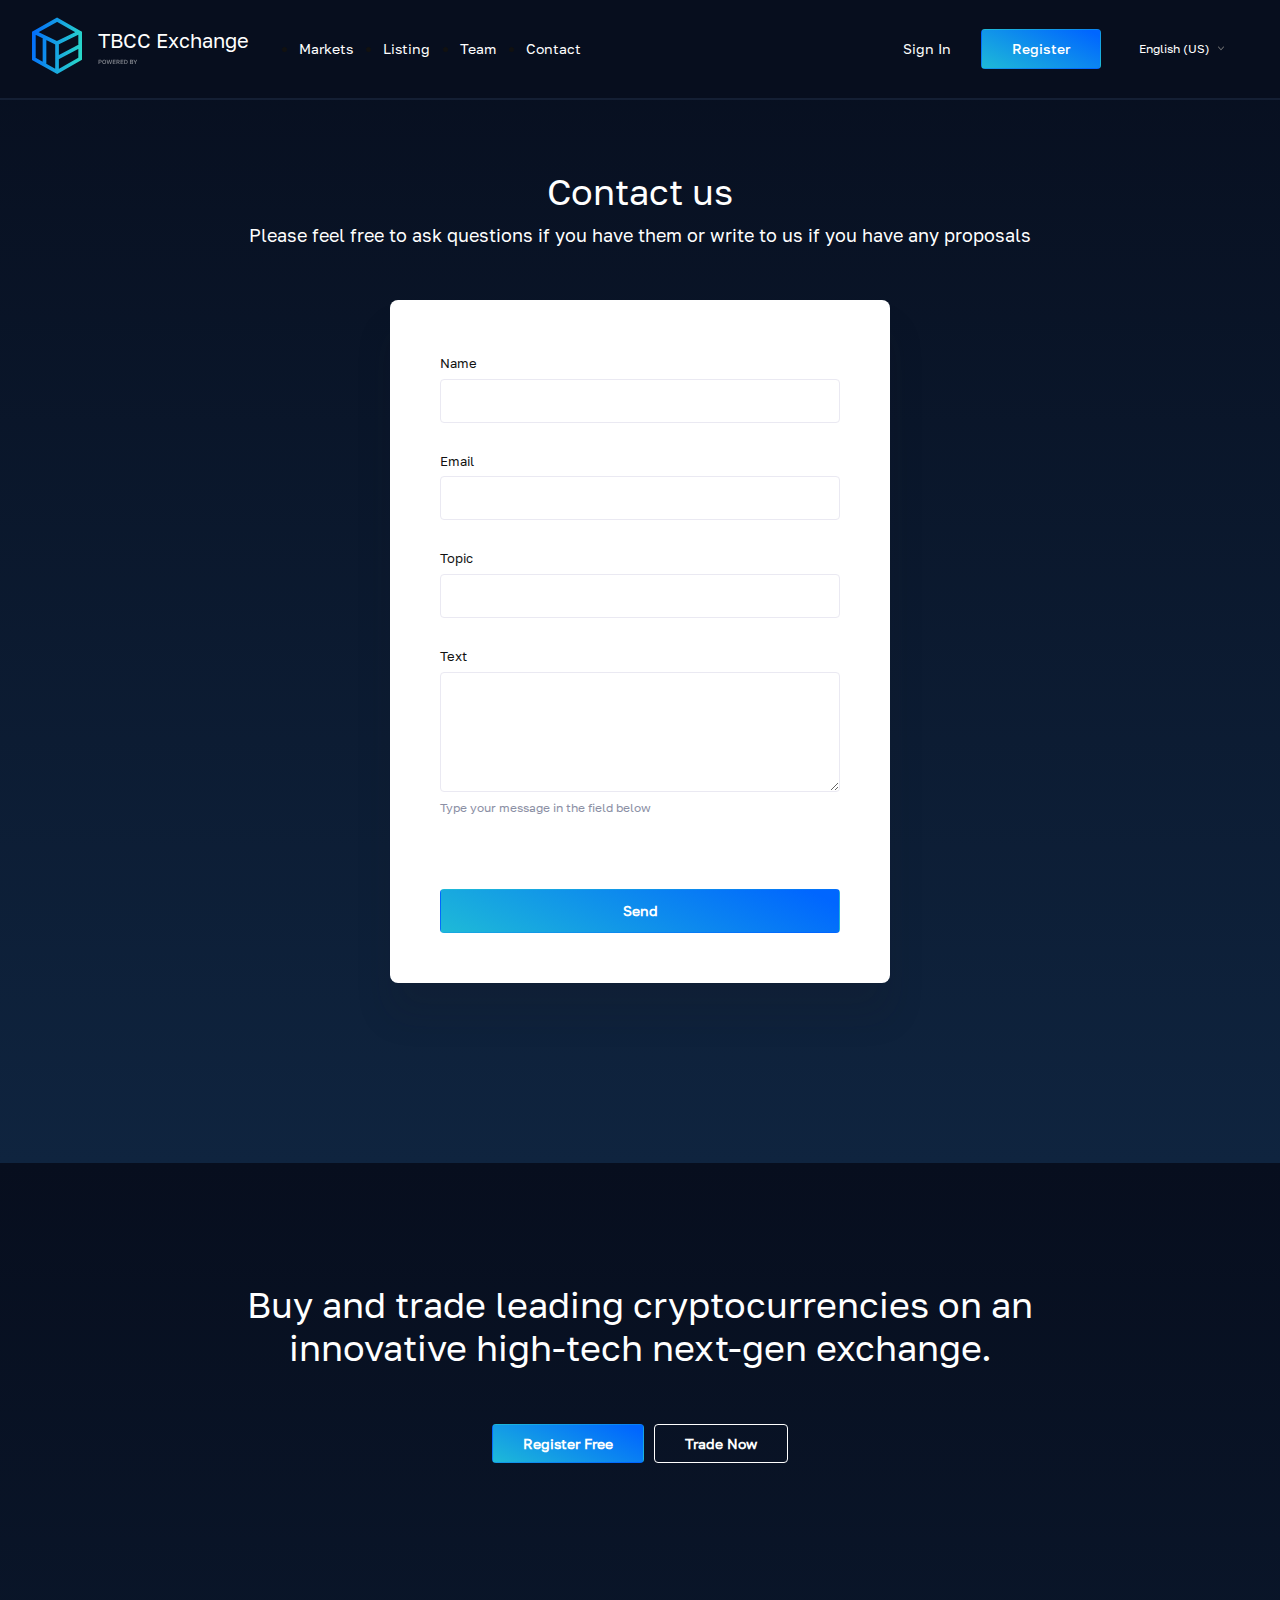
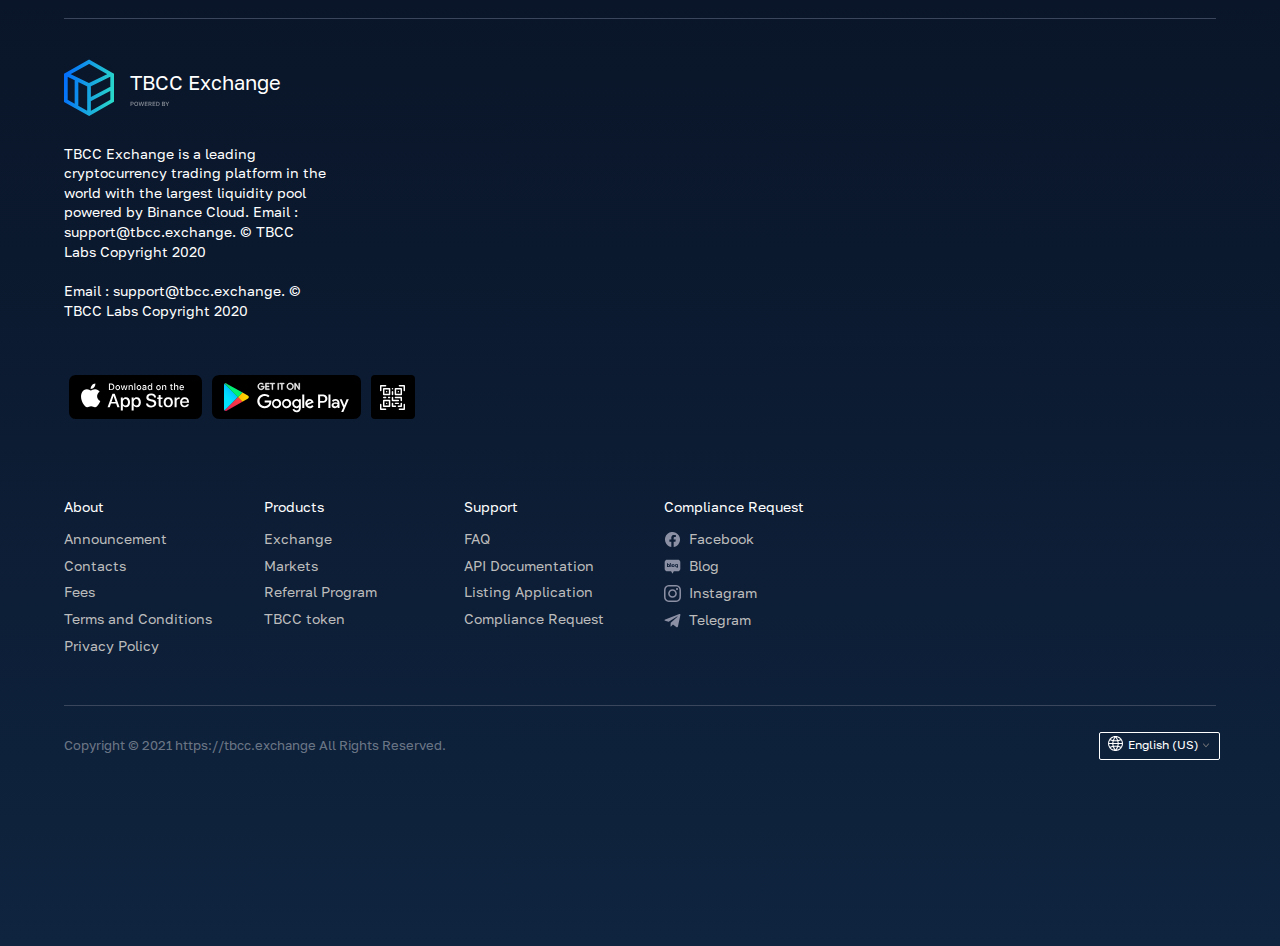
<file: contacts.html>
<!DOCTYPE html>
<html lang="en">
  <head>
    <meta charset="utf-8">
    <meta name="viewport" content="width=device-width, initial-scale=1, user-scalable=no, shrink-to-fit=no">
    <link rel="shortcut icon" type="image/x-icon" sizes="256x256" href="favicon.ico"/>
    <link rel="stylesheet" href="css/bootstrap.min.css">
    <link rel="stylesheet" href="css/aos.css">
    <link rel="stylesheet" href="css/select2.min.css">
    <link rel="stylesheet" href="css/style.css">
    <title>Contacts</title>
  </head>
<body>

<header class="container-fluid p-0">
    <div class="head-mobile">
        <a href="index.html" class="logo">
            <div class="brand-img">
                <img src="img/logo.svg" alt="">
            </div>
            <div class="brand-text">
                <span>TBCC Exchange</span>
                <svg width="139" height="11" viewBox="0 0 139 11" fill="none" xmlns="http://www.w3.org/2000/svg" xmlns:xlink="http://www.w3.org/1999/xlink">
                    <path d="M0.539978 3.80001H2.06998C2.63398 3.80001 3.04998 3.92201 3.31798 4.16601C3.58598 4.40601 3.71998 4.73001 3.71998 5.13801C3.71998 5.54601 3.58598 5.87201 3.31798 6.11601C3.04998 6.35601 2.63398 6.47601 2.06998 6.47601H1.25998V8.00001H0.539978V3.80001ZM2.00998 5.85201C2.19798 5.85201 2.35598 5.83801 2.48398 5.81001C2.61198 5.77801 2.71398 5.73401 2.78998 5.67801C2.86598 5.61801 2.91998 5.54401 2.95198 5.45601C2.98398 5.36401 2.99998 5.25801 2.99998 5.13801C2.99998 5.01801 2.98398 4.91401 2.95198 4.82601C2.91998 4.73801 2.86598 4.66401 2.78998 4.60401C2.71398 4.54401 2.61198 4.50001 2.48398 4.47201C2.35598 4.44001 2.19798 4.42401 2.00998 4.42401H1.25998V5.85201H2.00998Z" fill="white" fill-opacity="0.5"/>
                    <path d="M6.21092 8.06601C5.95492 8.06601 5.71092 8.02601 5.47892 7.94601C5.24692 7.86601 5.04292 7.74201 4.86692 7.57401C4.69092 7.40201 4.55092 7.18201 4.44692 6.91401C4.34292 6.64201 4.29092 6.31401 4.29092 5.93001V5.81001C4.29092 5.44201 4.34292 5.12801 4.44692 4.86801C4.55092 4.60401 4.69092 4.38801 4.86692 4.22001C5.04292 4.05201 5.24692 3.93001 5.47892 3.85401C5.71092 3.77401 5.95492 3.73401 6.21092 3.73401C6.46692 3.73401 6.71092 3.77401 6.94292 3.85401C7.17492 3.93001 7.37892 4.05201 7.55492 4.22001C7.73092 4.38801 7.87092 4.60401 7.97492 4.86801C8.07892 5.12801 8.13092 5.44201 8.13092 5.81001V5.93001C8.13092 6.31401 8.07892 6.64201 7.97492 6.91401C7.87092 7.18201 7.73092 7.40201 7.55492 7.57401C7.37892 7.74201 7.17492 7.86601 6.94292 7.94601C6.71092 8.02601 6.46692 8.06601 6.21092 8.06601ZM6.21092 7.43001C6.35892 7.43001 6.50292 7.40401 6.64292 7.35201C6.78292 7.30001 6.90692 7.21601 7.01492 7.10001C7.12292 6.98001 7.20892 6.82401 7.27292 6.63201C7.34092 6.44001 7.37492 6.20601 7.37492 5.93001V5.81001C7.37492 5.54601 7.34092 5.32401 7.27292 5.14401C7.20892 4.96001 7.12292 4.81201 7.01492 4.70001C6.90692 4.58401 6.78292 4.50001 6.64292 4.44801C6.50292 4.39601 6.35892 4.37001 6.21092 4.37001C6.05892 4.37001 5.91292 4.39601 5.77292 4.44801C5.63292 4.50001 5.50892 4.58401 5.40092 4.70001C5.29292 4.81201 5.20692 4.96001 5.14292 5.14401C5.07892 5.32401 5.04692 5.54601 5.04692 5.81001V5.93001C5.04692 6.20601 5.07892 6.44001 5.14292 6.63201C5.20692 6.82401 5.29292 6.98001 5.40092 7.10001C5.50892 7.21601 5.63292 7.30001 5.77292 7.35201C5.91292 7.40401 6.05892 7.43001 6.21092 7.43001Z" fill="white" fill-opacity="0.5"/>
                    <path d="M8.58162 3.80001H9.32562L10.1236 6.92001L11.0416 3.80001H11.6416L12.6136 6.92001L13.4056 3.80001H14.1016L12.9916 8.00001H12.2716L11.3176 4.88001L10.4116 8.00001H9.69162L8.58162 3.80001Z" fill="white" fill-opacity="0.5"/>
                    <path d="M14.79 3.80001H17.61V4.42401H15.51V5.52801H17.43V6.15201H15.51V7.37601H17.61V8.00001H14.79V3.80001Z" fill="white" fill-opacity="0.5"/>
                    <path d="M18.4814 3.80001H20.0714C20.3354 3.80001 20.5654 3.83201 20.7614 3.89601C20.9614 3.96001 21.1274 4.05001 21.2594 4.16601C21.3914 4.28201 21.4914 4.42001 21.5594 4.58001C21.6274 4.74001 21.6614 4.91601 21.6614 5.10801C21.6614 5.39601 21.5834 5.64601 21.4274 5.85801C21.2714 6.06601 21.0374 6.21601 20.7254 6.30801L21.7814 8.00001H20.9894L20.0594 6.39201H19.2014V8.00001H18.4814V3.80001ZM19.9514 5.79201C20.3194 5.79201 20.5754 5.73201 20.7194 5.61201C20.8674 5.49201 20.9414 5.32401 20.9414 5.10801C20.9414 4.89201 20.8674 4.72401 20.7194 4.60401C20.5754 4.48401 20.3194 4.42401 19.9514 4.42401H19.2014V5.79201H19.9514Z" fill="white" fill-opacity="0.5"/>
                    <path d="M22.5888 3.80001H25.4088V4.42401H23.3088V5.52801H25.2288V6.15201H23.3088V7.37601H25.4088V8.00001H22.5888V3.80001Z" fill="white" fill-opacity="0.5"/>
                    <path d="M26.2802 3.80001H27.6302C28.2662 3.80001 28.7602 3.97001 29.1122 4.31001C29.4642 4.64601 29.6402 5.14601 29.6402 5.81001V5.93001C29.6402 6.26601 29.5922 6.56401 29.4962 6.82401C29.4042 7.08001 29.2682 7.29601 29.0882 7.47201C28.9122 7.64401 28.6962 7.77601 28.4402 7.86801C28.1842 7.95601 27.8942 8.00001 27.5702 8.00001H26.2802V3.80001ZM27.5102 7.37601C27.7142 7.37601 27.9002 7.35001 28.0682 7.29801C28.2402 7.24601 28.3862 7.16401 28.5062 7.05201C28.6262 6.93601 28.7182 6.78601 28.7822 6.60201C28.8502 6.41801 28.8842 6.19401 28.8842 5.93001V5.81001C28.8842 5.56601 28.8502 5.35601 28.7822 5.18001C28.7142 5.00401 28.6222 4.86001 28.5062 4.74801C28.3902 4.63601 28.2502 4.55401 28.0862 4.50201C27.9262 4.45001 27.7542 4.42401 27.5702 4.42401H27.0002V7.37601H27.5102Z" fill="white" fill-opacity="0.5"/>
                    <path d="M31.9521 3.80001H33.6321C34.1081 3.80001 34.4561 3.90201 34.6761 4.10601C34.9001 4.31001 35.0121 4.58201 35.0121 4.92201C35.0121 5.13801 34.9561 5.32401 34.8441 5.48001C34.7321 5.63201 34.5781 5.74201 34.3821 5.81001C34.6301 5.86601 34.8261 5.98001 34.9701 6.15201C35.1181 6.32001 35.1921 6.54001 35.1921 6.81201C35.1921 6.98801 35.1641 7.15001 35.1081 7.29801C35.0521 7.44201 34.9641 7.56601 34.8441 7.67001C34.7281 7.77401 34.5781 7.85601 34.3941 7.91601C34.2101 7.97201 33.9881 8.00001 33.7281 8.00001H31.9521V3.80001ZM33.6501 7.37601C33.9621 7.37601 34.1761 7.32601 34.2921 7.22601C34.4121 7.12601 34.4721 6.97201 34.4721 6.76401C34.4721 6.66401 34.4581 6.57401 34.4301 6.49401C34.4021 6.41401 34.3561 6.34801 34.2921 6.29601C34.2281 6.24001 34.1421 6.19801 34.0341 6.17001C33.9301 6.14201 33.8001 6.12801 33.6441 6.12801H32.6721V7.37601H33.6501ZM33.5421 5.55201C33.8221 5.55201 34.0161 5.50001 34.1241 5.39601C34.2361 5.29201 34.2921 5.15201 34.2921 4.97601C34.2921 4.79601 34.2381 4.66001 34.1301 4.56801C34.0221 4.47201 33.8261 4.42401 33.5421 4.42401H32.6721V5.55201H33.5421Z" fill="white" fill-opacity="0.5"/>
                    <path d="M36.9593 6.38001L35.3393 3.80001H36.1913L37.3313 5.66001L38.3873 3.80001H39.1793L37.6793 6.38001V8.00001H36.9593V6.38001Z" fill="white" fill-opacity="0.5"/>
                    <rect x="44" width="95" height="11" fill="url(#pattern0)"/>
                    <defs>
                        <pattern id="pattern0" patternContentUnits="objectBoundingBox" width="1" height="1">
                            <use xlink:href="#image0" transform="translate(0 -0.028757) scale(0.00204082 0.0176252)"/>
                        </pattern>
                        <image id="image0" width="490" height="60" xlink:href="[data-uri]"/>
                    </defs>
                </svg>

            </div>
        </a>
        <a href="index.html" class="menu-icon">
            <img src="img/menu-icon.svg" alt="">
        </a>
    </div>
    <div class="head-container">
        <a href="#" class="menu-close">
            <img src="img/menu-close.svg" alt="">
        </a>
        <div class="left-column">
            <a href="index.html" class="logo">
                <div class="brand-img">
                    <img src="img/logo.svg" alt="">
                </div>
                <div class="brand-text">
                    <span>TBCC Exchange</span>
                    <svg width="139" height="11" viewBox="0 0 139 11" fill="none" xmlns="http://www.w3.org/2000/svg" xmlns:xlink="http://www.w3.org/1999/xlink">
                        <path d="M0.539978 3.80001H2.06998C2.63398 3.80001 3.04998 3.92201 3.31798 4.16601C3.58598 4.40601 3.71998 4.73001 3.71998 5.13801C3.71998 5.54601 3.58598 5.87201 3.31798 6.11601C3.04998 6.35601 2.63398 6.47601 2.06998 6.47601H1.25998V8.00001H0.539978V3.80001ZM2.00998 5.85201C2.19798 5.85201 2.35598 5.83801 2.48398 5.81001C2.61198 5.77801 2.71398 5.73401 2.78998 5.67801C2.86598 5.61801 2.91998 5.54401 2.95198 5.45601C2.98398 5.36401 2.99998 5.25801 2.99998 5.13801C2.99998 5.01801 2.98398 4.91401 2.95198 4.82601C2.91998 4.73801 2.86598 4.66401 2.78998 4.60401C2.71398 4.54401 2.61198 4.50001 2.48398 4.47201C2.35598 4.44001 2.19798 4.42401 2.00998 4.42401H1.25998V5.85201H2.00998Z" fill="white" fill-opacity="0.5"/>
                        <path d="M6.21092 8.06601C5.95492 8.06601 5.71092 8.02601 5.47892 7.94601C5.24692 7.86601 5.04292 7.74201 4.86692 7.57401C4.69092 7.40201 4.55092 7.18201 4.44692 6.91401C4.34292 6.64201 4.29092 6.31401 4.29092 5.93001V5.81001C4.29092 5.44201 4.34292 5.12801 4.44692 4.86801C4.55092 4.60401 4.69092 4.38801 4.86692 4.22001C5.04292 4.05201 5.24692 3.93001 5.47892 3.85401C5.71092 3.77401 5.95492 3.73401 6.21092 3.73401C6.46692 3.73401 6.71092 3.77401 6.94292 3.85401C7.17492 3.93001 7.37892 4.05201 7.55492 4.22001C7.73092 4.38801 7.87092 4.60401 7.97492 4.86801C8.07892 5.12801 8.13092 5.44201 8.13092 5.81001V5.93001C8.13092 6.31401 8.07892 6.64201 7.97492 6.91401C7.87092 7.18201 7.73092 7.40201 7.55492 7.57401C7.37892 7.74201 7.17492 7.86601 6.94292 7.94601C6.71092 8.02601 6.46692 8.06601 6.21092 8.06601ZM6.21092 7.43001C6.35892 7.43001 6.50292 7.40401 6.64292 7.35201C6.78292 7.30001 6.90692 7.21601 7.01492 7.10001C7.12292 6.98001 7.20892 6.82401 7.27292 6.63201C7.34092 6.44001 7.37492 6.20601 7.37492 5.93001V5.81001C7.37492 5.54601 7.34092 5.32401 7.27292 5.14401C7.20892 4.96001 7.12292 4.81201 7.01492 4.70001C6.90692 4.58401 6.78292 4.50001 6.64292 4.44801C6.50292 4.39601 6.35892 4.37001 6.21092 4.37001C6.05892 4.37001 5.91292 4.39601 5.77292 4.44801C5.63292 4.50001 5.50892 4.58401 5.40092 4.70001C5.29292 4.81201 5.20692 4.96001 5.14292 5.14401C5.07892 5.32401 5.04692 5.54601 5.04692 5.81001V5.93001C5.04692 6.20601 5.07892 6.44001 5.14292 6.63201C5.20692 6.82401 5.29292 6.98001 5.40092 7.10001C5.50892 7.21601 5.63292 7.30001 5.77292 7.35201C5.91292 7.40401 6.05892 7.43001 6.21092 7.43001Z" fill="white" fill-opacity="0.5"/>
                        <path d="M8.58162 3.80001H9.32562L10.1236 6.92001L11.0416 3.80001H11.6416L12.6136 6.92001L13.4056 3.80001H14.1016L12.9916 8.00001H12.2716L11.3176 4.88001L10.4116 8.00001H9.69162L8.58162 3.80001Z" fill="white" fill-opacity="0.5"/>
                        <path d="M14.79 3.80001H17.61V4.42401H15.51V5.52801H17.43V6.15201H15.51V7.37601H17.61V8.00001H14.79V3.80001Z" fill="white" fill-opacity="0.5"/>
                        <path d="M18.4814 3.80001H20.0714C20.3354 3.80001 20.5654 3.83201 20.7614 3.89601C20.9614 3.96001 21.1274 4.05001 21.2594 4.16601C21.3914 4.28201 21.4914 4.42001 21.5594 4.58001C21.6274 4.74001 21.6614 4.91601 21.6614 5.10801C21.6614 5.39601 21.5834 5.64601 21.4274 5.85801C21.2714 6.06601 21.0374 6.21601 20.7254 6.30801L21.7814 8.00001H20.9894L20.0594 6.39201H19.2014V8.00001H18.4814V3.80001ZM19.9514 5.79201C20.3194 5.79201 20.5754 5.73201 20.7194 5.61201C20.8674 5.49201 20.9414 5.32401 20.9414 5.10801C20.9414 4.89201 20.8674 4.72401 20.7194 4.60401C20.5754 4.48401 20.3194 4.42401 19.9514 4.42401H19.2014V5.79201H19.9514Z" fill="white" fill-opacity="0.5"/>
                        <path d="M22.5888 3.80001H25.4088V4.42401H23.3088V5.52801H25.2288V6.15201H23.3088V7.37601H25.4088V8.00001H22.5888V3.80001Z" fill="white" fill-opacity="0.5"/>
                        <path d="M26.2802 3.80001H27.6302C28.2662 3.80001 28.7602 3.97001 29.1122 4.31001C29.4642 4.64601 29.6402 5.14601 29.6402 5.81001V5.93001C29.6402 6.26601 29.5922 6.56401 29.4962 6.82401C29.4042 7.08001 29.2682 7.29601 29.0882 7.47201C28.9122 7.64401 28.6962 7.77601 28.4402 7.86801C28.1842 7.95601 27.8942 8.00001 27.5702 8.00001H26.2802V3.80001ZM27.5102 7.37601C27.7142 7.37601 27.9002 7.35001 28.0682 7.29801C28.2402 7.24601 28.3862 7.16401 28.5062 7.05201C28.6262 6.93601 28.7182 6.78601 28.7822 6.60201C28.8502 6.41801 28.8842 6.19401 28.8842 5.93001V5.81001C28.8842 5.56601 28.8502 5.35601 28.7822 5.18001C28.7142 5.00401 28.6222 4.86001 28.5062 4.74801C28.3902 4.63601 28.2502 4.55401 28.0862 4.50201C27.9262 4.45001 27.7542 4.42401 27.5702 4.42401H27.0002V7.37601H27.5102Z" fill="white" fill-opacity="0.5"/>
                        <path d="M31.9521 3.80001H33.6321C34.1081 3.80001 34.4561 3.90201 34.6761 4.10601C34.9001 4.31001 35.0121 4.58201 35.0121 4.92201C35.0121 5.13801 34.9561 5.32401 34.8441 5.48001C34.7321 5.63201 34.5781 5.74201 34.3821 5.81001C34.6301 5.86601 34.8261 5.98001 34.9701 6.15201C35.1181 6.32001 35.1921 6.54001 35.1921 6.81201C35.1921 6.98801 35.1641 7.15001 35.1081 7.29801C35.0521 7.44201 34.9641 7.56601 34.8441 7.67001C34.7281 7.77401 34.5781 7.85601 34.3941 7.91601C34.2101 7.97201 33.9881 8.00001 33.7281 8.00001H31.9521V3.80001ZM33.6501 7.37601C33.9621 7.37601 34.1761 7.32601 34.2921 7.22601C34.4121 7.12601 34.4721 6.97201 34.4721 6.76401C34.4721 6.66401 34.4581 6.57401 34.4301 6.49401C34.4021 6.41401 34.3561 6.34801 34.2921 6.29601C34.2281 6.24001 34.1421 6.19801 34.0341 6.17001C33.9301 6.14201 33.8001 6.12801 33.6441 6.12801H32.6721V7.37601H33.6501ZM33.5421 5.55201C33.8221 5.55201 34.0161 5.50001 34.1241 5.39601C34.2361 5.29201 34.2921 5.15201 34.2921 4.97601C34.2921 4.79601 34.2381 4.66001 34.1301 4.56801C34.0221 4.47201 33.8261 4.42401 33.5421 4.42401H32.6721V5.55201H33.5421Z" fill="white" fill-opacity="0.5"/>
                        <path d="M36.9593 6.38001L35.3393 3.80001H36.1913L37.3313 5.66001L38.3873 3.80001H39.1793L37.6793 6.38001V8.00001H36.9593V6.38001Z" fill="white" fill-opacity="0.5"/>
                        <rect x="44" width="95" height="11" fill="url(#pattern0)"/>
                        <defs>
                            <pattern id="pattern0" patternContentUnits="objectBoundingBox" width="1" height="1">
                                <use xlink:href="#image0" transform="translate(0 -0.028757) scale(0.00204082 0.0176252)"/>
                            </pattern>
                            <image id="image0" width="490" height="60" xlink:href="[data-uri]"/>
                        </defs>
                    </svg>

                </div>
            </a>
            <nav>
                <ul>
                    <li>
                        <a href="#" class="menu-item" id="menuItemOne">Markets</a>
                    </li>
                    <li>
                        <a href="listing.html" class="menu-item" id="menuItemTwo">Listing</a>
                    </li>
                    <li>
                        <a href="team.html" class="menu-item" id="menuItemThree">Team</a>
                    </li>
                    <li>
                        <a href="contacts.html" class="menu-item" id="menuItemFour">Contact</a>
                    </li>
                </ul>
            </nav>
        </div>

        <div class="right-column">
            <div class="register-box">
                <a href="log-in.html" id="menuItemFive">Sign in</a>
                <a href="sign-in.html" class="btn" id="menuItemSix">Register</a>
            </div>
            <select name="lang" class="lang-select lang" id="lang-select">
                <option value="RU">Russian</option>
                <option value="EN" selected>English (US)</option>
                <option value="CH">Chinese</option>
            </select>
        </div>

    </div>
</header>


<section class="container-fluid gradient-color">
    <div class="contacts-page">
        <div class="center-block">
            <h2 class="mb-2" id="contactsH2One">Contact us</h2>
            <p id="contactsPBlockOne"> Please feel free to ask questions if you have them or write to us if you have any proposals. </p>
            <form action="#" class="contact-form">
                <div class="form-group">
                    <label for="contact-form-f-name" class="label--hidden" id="contactsLabelOne">Name</label>
                    <input type="text" id="contact-form-f-name">
                </div>

                <div class="form-group">
                    <label for="contact-form-email" class="label--hidden" id="contactsLabelTwo">Email</label>
                    <input type="email" id="contact-form-email">
                </div>

                <div class="form-group">
                    <label for="contact-form-topic" class="label--hidden" id="contactsLabelThree">Topic</label>
                    <input type="text" id="contact-form-topic">
                </div>

                <div class="form-group">
                    <label for="contact-form-message" class="label--hidden" id="contactsLabelFour">Write your message</label>
                    <textarea id="contact-form-message"></textarea>
                    <div class="hint" id="contactsHintOne">Type your message in the field below</div>
                </div>
                <button type="submit" class="btn mt-5" id="contacts-button">Send</button>
            </form>
        </div>
    </div>
</section>

<footer>
    <div class="footer-content">
        <div class="center-block">
            <h2 id="footerH2">Buy and trade leading cryptocurrencies on an innovative high-tech next-gen exchange.</h2>
            <div class="button-box">
                <a href="#" class="btn" id="buttonTextTwo">
                    Register Free
                </a>
                <a href="#" class="btn transparent" id="buttonTextThree">
                    Trade Now
                </a>
            </div>
        </div>
        <div class="sub-menu">
            <div class="sub-menu-item">
                <a href="index.html" class="logo">
                    <div class="brand-img">
                        <img src="img/logo.svg" alt="">
                    </div>
                    <div class="brand-text">
                        <span>TBCC Exchange</span>
                        <svg width="139" height="11" viewBox="0 0 139 11" fill="none" xmlns="http://www.w3.org/2000/svg" xmlns:xlink="http://www.w3.org/1999/xlink">
                            <path d="M0.539978 3.80001H2.06998C2.63398 3.80001 3.04998 3.92201 3.31798 4.16601C3.58598 4.40601 3.71998 4.73001 3.71998 5.13801C3.71998 5.54601 3.58598 5.87201 3.31798 6.11601C3.04998 6.35601 2.63398 6.47601 2.06998 6.47601H1.25998V8.00001H0.539978V3.80001ZM2.00998 5.85201C2.19798 5.85201 2.35598 5.83801 2.48398 5.81001C2.61198 5.77801 2.71398 5.73401 2.78998 5.67801C2.86598 5.61801 2.91998 5.54401 2.95198 5.45601C2.98398 5.36401 2.99998 5.25801 2.99998 5.13801C2.99998 5.01801 2.98398 4.91401 2.95198 4.82601C2.91998 4.73801 2.86598 4.66401 2.78998 4.60401C2.71398 4.54401 2.61198 4.50001 2.48398 4.47201C2.35598 4.44001 2.19798 4.42401 2.00998 4.42401H1.25998V5.85201H2.00998Z" fill="white" fill-opacity="0.5"/>
                            <path d="M6.21092 8.06601C5.95492 8.06601 5.71092 8.02601 5.47892 7.94601C5.24692 7.86601 5.04292 7.74201 4.86692 7.57401C4.69092 7.40201 4.55092 7.18201 4.44692 6.91401C4.34292 6.64201 4.29092 6.31401 4.29092 5.93001V5.81001C4.29092 5.44201 4.34292 5.12801 4.44692 4.86801C4.55092 4.60401 4.69092 4.38801 4.86692 4.22001C5.04292 4.05201 5.24692 3.93001 5.47892 3.85401C5.71092 3.77401 5.95492 3.73401 6.21092 3.73401C6.46692 3.73401 6.71092 3.77401 6.94292 3.85401C7.17492 3.93001 7.37892 4.05201 7.55492 4.22001C7.73092 4.38801 7.87092 4.60401 7.97492 4.86801C8.07892 5.12801 8.13092 5.44201 8.13092 5.81001V5.93001C8.13092 6.31401 8.07892 6.64201 7.97492 6.91401C7.87092 7.18201 7.73092 7.40201 7.55492 7.57401C7.37892 7.74201 7.17492 7.86601 6.94292 7.94601C6.71092 8.02601 6.46692 8.06601 6.21092 8.06601ZM6.21092 7.43001C6.35892 7.43001 6.50292 7.40401 6.64292 7.35201C6.78292 7.30001 6.90692 7.21601 7.01492 7.10001C7.12292 6.98001 7.20892 6.82401 7.27292 6.63201C7.34092 6.44001 7.37492 6.20601 7.37492 5.93001V5.81001C7.37492 5.54601 7.34092 5.32401 7.27292 5.14401C7.20892 4.96001 7.12292 4.81201 7.01492 4.70001C6.90692 4.58401 6.78292 4.50001 6.64292 4.44801C6.50292 4.39601 6.35892 4.37001 6.21092 4.37001C6.05892 4.37001 5.91292 4.39601 5.77292 4.44801C5.63292 4.50001 5.50892 4.58401 5.40092 4.70001C5.29292 4.81201 5.20692 4.96001 5.14292 5.14401C5.07892 5.32401 5.04692 5.54601 5.04692 5.81001V5.93001C5.04692 6.20601 5.07892 6.44001 5.14292 6.63201C5.20692 6.82401 5.29292 6.98001 5.40092 7.10001C5.50892 7.21601 5.63292 7.30001 5.77292 7.35201C5.91292 7.40401 6.05892 7.43001 6.21092 7.43001Z" fill="white" fill-opacity="0.5"/>
                            <path d="M8.58162 3.80001H9.32562L10.1236 6.92001L11.0416 3.80001H11.6416L12.6136 6.92001L13.4056 3.80001H14.1016L12.9916 8.00001H12.2716L11.3176 4.88001L10.4116 8.00001H9.69162L8.58162 3.80001Z" fill="white" fill-opacity="0.5"/>
                            <path d="M14.79 3.80001H17.61V4.42401H15.51V5.52801H17.43V6.15201H15.51V7.37601H17.61V8.00001H14.79V3.80001Z" fill="white" fill-opacity="0.5"/>
                            <path d="M18.4814 3.80001H20.0714C20.3354 3.80001 20.5654 3.83201 20.7614 3.89601C20.9614 3.96001 21.1274 4.05001 21.2594 4.16601C21.3914 4.28201 21.4914 4.42001 21.5594 4.58001C21.6274 4.74001 21.6614 4.91601 21.6614 5.10801C21.6614 5.39601 21.5834 5.64601 21.4274 5.85801C21.2714 6.06601 21.0374 6.21601 20.7254 6.30801L21.7814 8.00001H20.9894L20.0594 6.39201H19.2014V8.00001H18.4814V3.80001ZM19.9514 5.79201C20.3194 5.79201 20.5754 5.73201 20.7194 5.61201C20.8674 5.49201 20.9414 5.32401 20.9414 5.10801C20.9414 4.89201 20.8674 4.72401 20.7194 4.60401C20.5754 4.48401 20.3194 4.42401 19.9514 4.42401H19.2014V5.79201H19.9514Z" fill="white" fill-opacity="0.5"/>
                            <path d="M22.5888 3.80001H25.4088V4.42401H23.3088V5.52801H25.2288V6.15201H23.3088V7.37601H25.4088V8.00001H22.5888V3.80001Z" fill="white" fill-opacity="0.5"/>
                            <path d="M26.2802 3.80001H27.6302C28.2662 3.80001 28.7602 3.97001 29.1122 4.31001C29.4642 4.64601 29.6402 5.14601 29.6402 5.81001V5.93001C29.6402 6.26601 29.5922 6.56401 29.4962 6.82401C29.4042 7.08001 29.2682 7.29601 29.0882 7.47201C28.9122 7.64401 28.6962 7.77601 28.4402 7.86801C28.1842 7.95601 27.8942 8.00001 27.5702 8.00001H26.2802V3.80001ZM27.5102 7.37601C27.7142 7.37601 27.9002 7.35001 28.0682 7.29801C28.2402 7.24601 28.3862 7.16401 28.5062 7.05201C28.6262 6.93601 28.7182 6.78601 28.7822 6.60201C28.8502 6.41801 28.8842 6.19401 28.8842 5.93001V5.81001C28.8842 5.56601 28.8502 5.35601 28.7822 5.18001C28.7142 5.00401 28.6222 4.86001 28.5062 4.74801C28.3902 4.63601 28.2502 4.55401 28.0862 4.50201C27.9262 4.45001 27.7542 4.42401 27.5702 4.42401H27.0002V7.37601H27.5102Z" fill="white" fill-opacity="0.5"/>
                            <path d="M31.9521 3.80001H33.6321C34.1081 3.80001 34.4561 3.90201 34.6761 4.10601C34.9001 4.31001 35.0121 4.58201 35.0121 4.92201C35.0121 5.13801 34.9561 5.32401 34.8441 5.48001C34.7321 5.63201 34.5781 5.74201 34.3821 5.81001C34.6301 5.86601 34.8261 5.98001 34.9701 6.15201C35.1181 6.32001 35.1921 6.54001 35.1921 6.81201C35.1921 6.98801 35.1641 7.15001 35.1081 7.29801C35.0521 7.44201 34.9641 7.56601 34.8441 7.67001C34.7281 7.77401 34.5781 7.85601 34.3941 7.91601C34.2101 7.97201 33.9881 8.00001 33.7281 8.00001H31.9521V3.80001ZM33.6501 7.37601C33.9621 7.37601 34.1761 7.32601 34.2921 7.22601C34.4121 7.12601 34.4721 6.97201 34.4721 6.76401C34.4721 6.66401 34.4581 6.57401 34.4301 6.49401C34.4021 6.41401 34.3561 6.34801 34.2921 6.29601C34.2281 6.24001 34.1421 6.19801 34.0341 6.17001C33.9301 6.14201 33.8001 6.12801 33.6441 6.12801H32.6721V7.37601H33.6501ZM33.5421 5.55201C33.8221 5.55201 34.0161 5.50001 34.1241 5.39601C34.2361 5.29201 34.2921 5.15201 34.2921 4.97601C34.2921 4.79601 34.2381 4.66001 34.1301 4.56801C34.0221 4.47201 33.8261 4.42401 33.5421 4.42401H32.6721V5.55201H33.5421Z" fill="white" fill-opacity="0.5"/>
                            <path d="M36.9593 6.38001L35.3393 3.80001H36.1913L37.3313 5.66001L38.3873 3.80001H39.1793L37.6793 6.38001V8.00001H36.9593V6.38001Z" fill="white" fill-opacity="0.5"/>
                            <rect x="44" width="95" height="11" fill="url(#pattern0)"/>
                            <defs>
                                <pattern id="pattern0" patternContentUnits="objectBoundingBox" width="1" height="1">
                                    <use xlink:href="#image0" transform="translate(0 -0.028757) scale(0.00204082 0.0176252)"/>
                                </pattern>
                                <image id="image0" width="490" height="60" xlink:href="[data-uri]"/>
                            </defs>
                        </svg>

                    </div>
                </a>
                <p id="footerPOne">TBCC Exchange is a leading cryptocurrency trading platform in the world with the largest liquidity pool powered by Binance Cloud.
                </p>
                <p id="footerPTwo">
                    Email : <a href="mailto:support@tbcc.exchange">support@tbcc.exchange</a><br>
                    © TBCC Labs Copyright 2020
                </p>
                <div class="button-box">
                    <a href="#">
                        <img src="img/app.svg" alt="">
                    </a>
                    <a href="#">
                        <img src="img/google.svg" alt="">
                    </a>
                    <a href="#">
                        <img src="img/hj.svg" alt="">
                    </a>
                </div>
            </div>
            <div class="footer-nav">
                <div class="sub-menu-item">
                    <a href="#" class="footer-link caption" id="footerItemOne">
                        About
                    </a>
                    <a href="#" class="footer-link" id="footerItemTwo">
                        Announcements
                    </a>
                    <a href="contacts.html" class="footer-link" id="footerItemThree">
                        Contacts
                    </a>
                    <a href="#" class="footer-link" id="footerItemFour">
                        Fees
                    </a>
                    <a href="#" class="footer-link" id="footerItemFive">
                        Terms and Conditions
                    </a>
                    <a href="#" class="footer-link" id="footerItemSix">
                        Privacy Policy
                    </a>
                </div>
                <div class="sub-menu-item">
                    <a href="#" class="footer-link caption" id="footerItemSeven">
                        Product
                    </a>
                    <a href="#" class="footer-link" id="footerItemEight">
                        Exchange
                    </a>
                    <a href="#" class="footer-link" id="footerItemNine">
                        Markets
                    </a>
                    <a href="referal.html" class="footer-link" id="footerItemTen">
                        Referal Program
                    </a>
                    <a href="token.html" class="footer-link" id="footerItemEleven">
                        TBCC token
                    </a>
                </div>
                <div class="sub-menu-item">
                    <a href="#" class="footer-link caption" id="footerItemTwelve">
                        Support
                    </a>
                    <a href="#" class="footer-link" id="footerItemThirteen">
                        FAQ
                    </a>
                    <a href="#" class="footer-link" id="footerItemFourteen">
                        API documantion
                    </a>
                    <a href="listing.html" class="footer-link" id="footerItemFifteen">
                        Listing Application
                    </a>
                    <a href="compliance.html" class="footer-link" id="footerItemSixteen">
                        Compliance Requests
                    </a>
                </div>
                <div class="sub-menu-item">
                    <a href="#" class="footer-link caption" id="footerItemSeventeen">
                        Community
                    </a>
                    <a href="#" class="footer-link">
                        <svg width="17" height="17" viewBox="0 0 17 17" fill="none" xmlns="http://www.w3.org/2000/svg">
                            <path d="M16.0556 8.49775C16.0557 7.05419 15.6422 5.64083 14.8639 4.42504C14.0856 3.20925 12.9752 2.24196 11.6642 1.63775C10.3532 1.03353 8.89649 0.817694 7.46659 1.01579C6.03669 1.2139 4.69352 1.81764 3.59614 2.75552C2.49877 3.6934 1.69316 4.92613 1.27473 6.30771C0.856308 7.6893 0.842589 9.16185 1.2352 10.551C1.62782 11.9401 2.41032 13.1877 3.49003 14.1458C4.56974 15.104 5.90143 15.7326 7.32739 15.9574V10.676H5.39846V8.49775H7.32739V6.83326C7.28535 6.44482 7.32933 6.05189 7.45622 5.68236C7.58311 5.31283 7.78979 4.97577 8.06159 4.6951C8.33339 4.41443 8.66365 4.19703 9.02891 4.05835C9.39417 3.91966 9.78549 3.86308 10.1751 3.89264C10.738 3.90019 11.3001 3.95308 11.8547 4.04828V5.89184H10.9057C10.743 5.87073 10.5776 5.88633 10.4217 5.93747C10.2657 5.98862 10.1232 6.07402 10.0046 6.18742C9.88603 6.30081 9.7943 6.43932 9.7362 6.59278C9.6781 6.74624 9.65509 6.91077 9.66885 7.07428V8.49019H11.7693L11.4346 10.6677H9.66885V15.9498C11.4484 15.6762 13.0711 14.774 14.2427 13.4069C15.4144 12.0398 16.0575 10.2982 16.0556 8.49775Z" fill="#8C90A5"/>
                        </svg>
                        Facebook
                    </a>
                    <a href="#" class="footer-link">
                        <svg width="17" height="17" viewBox="0 0 17 17" fill="none" xmlns="http://www.w3.org/2000/svg">
                            <path d="M13.6722 1.65332C14.02 1.65281 14.3645 1.72081 14.6861 1.85345C15.0076 1.98608 15.2999 2.18075 15.5462 2.42634C15.7926 2.67193 15.9881 2.96363 16.1217 3.28478C16.2553 3.60594 16.3243 3.95026 16.3248 4.29809V10.7007C16.3243 11.0485 16.2553 11.3928 16.1217 11.714C15.9881 12.0352 15.7926 12.3269 15.5462 12.5724C15.2999 12.818 15.0076 13.0127 14.6861 13.1453C14.3645 13.278 14.02 13.346 13.6722 13.3455H9.68938C9.68938 13.3699 9.68351 13.3944 9.67177 13.4169L8.6301 15.3799C8.61715 15.404 8.59804 15.4242 8.57471 15.4385C8.55138 15.4528 8.52467 15.4607 8.49732 15.4613C8.46996 15.4619 8.44294 15.4552 8.41901 15.4419C8.39508 15.4287 8.3751 15.4093 8.36112 15.3858L7.21968 13.4227C7.20643 13.3992 7.19968 13.3725 7.20012 13.3455H3.32783C2.98 13.346 2.63547 13.278 2.31392 13.1453C1.99237 13.0127 1.7001 12.818 1.45378 12.5724C1.20746 12.3269 1.01193 12.0352 0.878348 11.714C0.744764 11.3928 0.675745 11.0485 0.675232 10.7007V4.29809C0.675745 3.95018 0.744796 3.60578 0.878441 3.28456C1.01209 2.96334 1.20771 2.67159 1.45413 2.42599C1.70055 2.18039 1.99294 1.98574 2.3146 1.85316C2.63627 1.72059 2.9809 1.65268 3.32881 1.65332H13.6722ZM12.2774 6.21907C12.0877 6.21907 11.9087 6.2533 11.7385 6.32177C11.5683 6.39023 11.4177 6.49 11.2856 6.62106C11.1658 6.73968 11.073 6.88282 11.0137 7.04066C10.955 7.19716 10.9257 7.37713 10.9257 7.57959C10.9257 7.77521 10.9589 7.9542 11.0235 8.1195C11.09 8.28382 11.1859 8.42858 11.312 8.55084C11.4441 8.67799 11.5957 8.77385 11.7659 8.84036C11.9361 8.90785 12.1151 8.9411 12.3038 8.9411C12.4946 8.9411 12.6559 8.90589 12.787 8.83547C12.9188 8.76494 13.0246 8.65429 13.0892 8.51954C13.0892 8.52737 13.0892 8.5391 13.0912 8.55573L13.0922 8.57236L13.0932 8.58018L13.0941 8.60855V8.64963C13.0941 8.85503 13.0873 9.08879 12.9504 9.20714C12.8036 9.33234 12.6501 9.37635 12.4007 9.39494C12.4114 9.39102 12.4007 10.0894 12.4007 10.0825C12.8219 10.0883 13.2316 9.94447 13.5568 9.67663C13.8365 9.45264 14.0038 9.03108 14.0038 8.62322V6.26601H13.1V6.61128L13.0902 6.59563C13.013 6.47456 12.9027 6.37816 12.7723 6.31785C12.6166 6.24891 12.4477 6.21518 12.2774 6.21907ZM3.92643 5.32215H2.99626V9.0663H3.90002V8.69755L3.90686 8.71125C3.96977 8.83939 4.07521 8.94173 4.20518 9.00076C4.35386 9.07608 4.52796 9.11324 4.72847 9.11324C5.09657 9.11388 5.45036 8.97068 5.71439 8.71418C5.83469 8.58899 5.92566 8.44814 5.98532 8.29067C6.04401 8.13222 6.07335 7.95127 6.07335 7.74685C6.07335 7.55612 6.04107 7.37811 5.97456 7.21379C5.90673 7.05101 5.81901 6.89726 5.71341 6.75604C5.57966 6.58535 5.4147 6.44163 5.2273 6.33252C5.06931 6.23941 4.88831 6.19264 4.70499 6.19755C4.51231 6.19755 4.35581 6.22982 4.20714 6.2934C4.09513 6.34006 3.99805 6.41651 3.92643 6.51445V5.32118V5.32215ZM9.15631 6.21907C8.72888 6.21907 8.38362 6.35209 8.11953 6.61715C7.8574 6.88221 7.72536 7.22944 7.72536 7.65784C7.72536 8.08527 7.8574 8.43151 8.12149 8.69658C8.38557 8.96066 8.73084 9.09466 9.15631 9.09466C9.58178 9.09466 9.92705 8.96164 10.1931 8.69364C10.4572 8.4276 10.5902 8.08233 10.5902 7.65784C10.5902 7.23139 10.4582 6.88417 10.1941 6.61813C9.92901 6.35209 9.58276 6.21907 9.15729 6.21907H9.15631ZM5.86991 5.10404V6.02345H5.88164C6.00009 6.02595 6.11426 6.06821 6.20579 6.14342C6.29733 6.21864 6.36092 6.32244 6.38634 6.43816H6.38145V9.03597H7.32238V6.43816H7.31651C7.28747 6.07431 7.12232 5.73478 6.854 5.48732C6.58569 5.23985 6.23394 5.10264 5.86893 5.10306L5.86991 5.10404ZM9.16414 6.99665C9.36563 6.99665 9.52603 7.05631 9.64634 7.17564C9.70776 7.23925 9.7555 7.31476 9.78662 7.39752C9.81774 7.48029 9.83158 7.56855 9.82729 7.65686C9.83146 7.74481 9.81745 7.83267 9.78615 7.91496C9.75485 7.99725 9.70692 8.07221 9.64536 8.13515C9.58133 8.19584 9.5057 8.24298 9.42301 8.27374C9.34032 8.30449 9.25227 8.31824 9.16414 8.31414C9.07626 8.3179 8.98852 8.30389 8.90617 8.27297C8.82382 8.24205 8.74856 8.19484 8.68487 8.13417C8.62303 8.07154 8.57478 7.99683 8.54314 7.9147C8.5115 7.83257 8.49715 7.74479 8.50099 7.65686C8.50099 7.46124 8.56261 7.30084 8.68683 7.17955C8.74994 7.11846 8.82476 7.07076 8.90679 7.03933C8.98882 7.0079 9.07635 6.99338 9.16414 6.99665ZM12.4633 6.89395C12.6657 6.89395 12.8369 6.96046 12.9768 7.09544C13.0453 7.16066 13.0993 7.23955 13.1354 7.327C13.1714 7.41445 13.1887 7.50851 13.1861 7.60307C13.1887 7.69763 13.1714 7.79168 13.1354 7.87913C13.0993 7.96658 13.0453 8.04548 12.9768 8.1107C12.9089 8.17679 12.8285 8.22866 12.7403 8.26326C12.6522 8.29786 12.558 8.3145 12.4633 8.31219C12.3686 8.31485 12.2744 8.29847 12.1862 8.26403C12.098 8.22958 12.0176 8.17778 11.9498 8.11168C11.882 8.04585 11.8288 7.96662 11.7934 7.87904C11.758 7.79146 11.7413 7.69747 11.7444 7.60307C11.7444 7.39571 11.8118 7.2265 11.9478 7.09348C12.016 7.02736 12.0967 6.97563 12.1853 6.94135C12.2738 6.90707 12.3684 6.89095 12.4633 6.89395ZM4.47905 6.9497C4.56655 6.94705 4.65369 6.96195 4.73534 6.99354C4.81698 7.02512 4.89147 7.07274 4.95441 7.13358C5.01714 7.1946 5.06643 7.26806 5.09911 7.34925C5.13178 7.43044 5.14713 7.51756 5.14416 7.60502C5.14617 7.69283 5.13033 7.78013 5.0976 7.86162C5.06486 7.94312 5.01591 8.01712 4.95372 8.07913C4.89152 8.14114 4.81738 8.18987 4.73579 8.22237C4.65419 8.25486 4.56685 8.27045 4.47905 8.26817C4.39139 8.27046 4.30417 8.25487 4.22273 8.22234C4.14129 8.18982 4.06734 8.14104 4.00537 8.07898C3.94341 8.01692 3.89474 7.94289 3.86233 7.86141C3.82992 7.77992 3.81446 7.69269 3.81688 7.60502C3.81688 7.4143 3.88046 7.2578 4.00663 7.13456C4.06898 7.07367 4.14292 7.02593 4.22408 6.99417C4.30523 6.96242 4.39194 6.9473 4.47905 6.9497Z" fill="#8C90A5"/>
                        </svg>
                        Blog
                    </a>
                    <a href="#" class="footer-link">
                        <svg width="17" height="17" viewBox="0 0 17 17" fill="none" xmlns="http://www.w3.org/2000/svg">
                            <path d="M8.49998 1.53156C10.7696 1.53156 11.0384 1.5402 11.9347 1.58109C12.7634 1.61892 13.2135 1.75739 13.5131 1.87376C13.9098 2.02796 14.193 2.21218 14.4904 2.50961C14.7878 2.80703 14.972 3.09022 15.1262 3.48694C15.2426 3.78649 15.3811 4.23656 15.4189 5.06527C15.4598 5.9616 15.4684 6.23041 15.4684 8.50002C15.4684 10.7696 15.4598 11.0384 15.4189 11.9347C15.3811 12.7635 15.2426 13.2135 15.1262 13.5131C14.972 13.9098 14.7878 14.193 14.4904 14.4904C14.193 14.7879 13.9098 14.9721 13.5131 15.1262C13.2135 15.2426 12.7634 15.3811 11.9347 15.4189C11.0385 15.4598 10.7697 15.4685 8.49998 15.4685C6.23024 15.4685 5.96143 15.4598 5.06527 15.4189C4.23653 15.3811 3.78646 15.2426 3.48694 15.1262C3.09019 14.9721 2.807 14.7879 2.50957 14.4904C2.21215 14.193 2.02792 13.9098 1.87376 13.5131C1.75736 13.2135 1.61888 12.7635 1.58106 11.9348C1.54017 11.0384 1.53153 10.7696 1.53153 8.50002C1.53153 6.23041 1.54017 5.9616 1.58106 5.0653C1.61888 4.23656 1.75736 3.78649 1.87376 3.48694C2.02792 3.09022 2.21215 2.80703 2.50957 2.50961C2.807 2.21218 3.09019 2.02796 3.48694 1.87376C3.78646 1.75739 4.23653 1.61892 5.06524 1.58109C5.96156 1.5402 6.23037 1.53156 8.49998 1.53156ZM8.49998 0C6.1915 0 5.90208 0.00978484 4.99546 0.0511511C4.0907 0.0924498 3.47284 0.236118 2.93214 0.446256C2.37319 0.663479 1.89917 0.954122 1.42663 1.42666C0.954089 1.8992 0.663445 2.37323 0.446222 2.93218C0.236084 3.47287 0.0924161 4.09073 0.0511173 4.99549C0.00975109 5.90208 0 6.19154 0 8.50002C0 10.8085 0.00975109 11.098 0.0511173 12.0045C0.0924161 12.9093 0.236084 13.5272 0.446222 14.0679C0.663445 14.6268 0.954089 15.1008 1.42663 15.5734C1.89917 16.0459 2.37319 16.3366 2.93214 16.5538C3.47284 16.7639 4.0907 16.9076 4.99546 16.9489C5.90208 16.9902 6.1915 17 8.49998 17C10.8085 17 11.0979 16.9902 12.0045 16.9489C12.9093 16.9076 13.5271 16.7639 14.0678 16.5538C14.6268 16.3366 15.1008 16.0459 15.5733 15.5734C16.0459 15.1008 16.3365 14.6268 16.5537 14.0679C16.7639 13.5272 16.9076 12.9093 16.9488 12.0045C16.9902 11.098 17 10.8085 17 8.50002C17 6.19154 16.9902 5.90208 16.9488 4.99549C16.9076 4.09073 16.7639 3.47287 16.5537 2.93218C16.3365 2.37323 16.0459 1.8992 15.5733 1.42666C15.1008 0.954122 14.6268 0.663479 14.0678 0.446256C13.5271 0.236118 12.9093 0.0924498 12.0045 0.0511511C11.0979 0.00978484 10.8085 0 8.49998 0ZM8.49998 4.13514C6.08934 4.13514 4.1351 6.08937 4.1351 8.50002C4.1351 10.9107 6.08934 12.8649 8.49998 12.8649C10.9106 12.8649 12.8649 10.9107 12.8649 8.50002C12.8649 6.08937 10.9106 4.13514 8.49998 4.13514ZM8.49998 11.3334C6.93519 11.3334 5.66663 10.0648 5.66663 8.50002C5.66663 6.93522 6.93519 5.66667 8.49998 5.66667C10.0648 5.66667 11.3333 6.93522 11.3333 8.50002C11.3333 10.0648 10.0648 11.3334 8.49998 11.3334ZM14.0573 3.96269C14.0573 4.52602 13.6006 4.98271 13.0373 4.98271C12.474 4.98271 12.0173 4.52602 12.0173 3.96269C12.0173 3.39935 12.474 2.9427 13.0373 2.9427C13.6006 2.9427 14.0573 3.39935 14.0573 3.96269Z" fill="#8C90A5"/>
                        </svg>
                        Instagram
                    </a>
                    <a href="#" class="footer-link">
                        <svg width="17" height="17" viewBox="0 0 17 17" fill="none" xmlns="http://www.w3.org/2000/svg">
                            <path d="M15.3226 2.1133L1.24061 7.54348C0.280299 7.92881 0.284832 8.46526 1.06683 8.70477L4.67989 9.83282L13.0469 4.55374C13.4421 4.31423 13.804 4.44268 13.5063 4.70712L6.72745 10.8249L6.79696 10.9465L6.72745 10.8256L6.47811 14.552C6.61972 14.5503 6.7591 14.5164 6.88577 14.4531C7.01244 14.3898 7.12311 14.2986 7.20949 14.1863L8.96616 12.4788L12.6193 15.1791C13.2917 15.5494 13.7768 15.3574 13.9445 14.5543L16.3426 3.25268C16.5882 2.26819 15.9671 1.82165 15.3241 2.1133" fill="#8C90A5"/>
                        </svg>
                        Telegram
                    </a>
                </div>
            </div>
        </div>
        <div class="footer-bottom">
            <div class="corp">Copyright © 2021 https://tbcc.exchange  All Rights Reserved.</div>
            <select name="lang" class="lang-select lang" id="lang-select-footer">
                <option value="RU">Russian</option>
                <option value="EN" selected>English (US)</option>
                <option value="CH">Chinese</option>
            </select>
        </div>
    </div>
</footer>


    <script src="js/jquery.min.js"></script>
    <script src="js/aos.js"></script>
    <script src="js/select2.min.js"></script>
    <script src="js/bootstrap.min.js"></script>
    <script src="js/scripts.js"></script>
  </body>
</html>
</file>
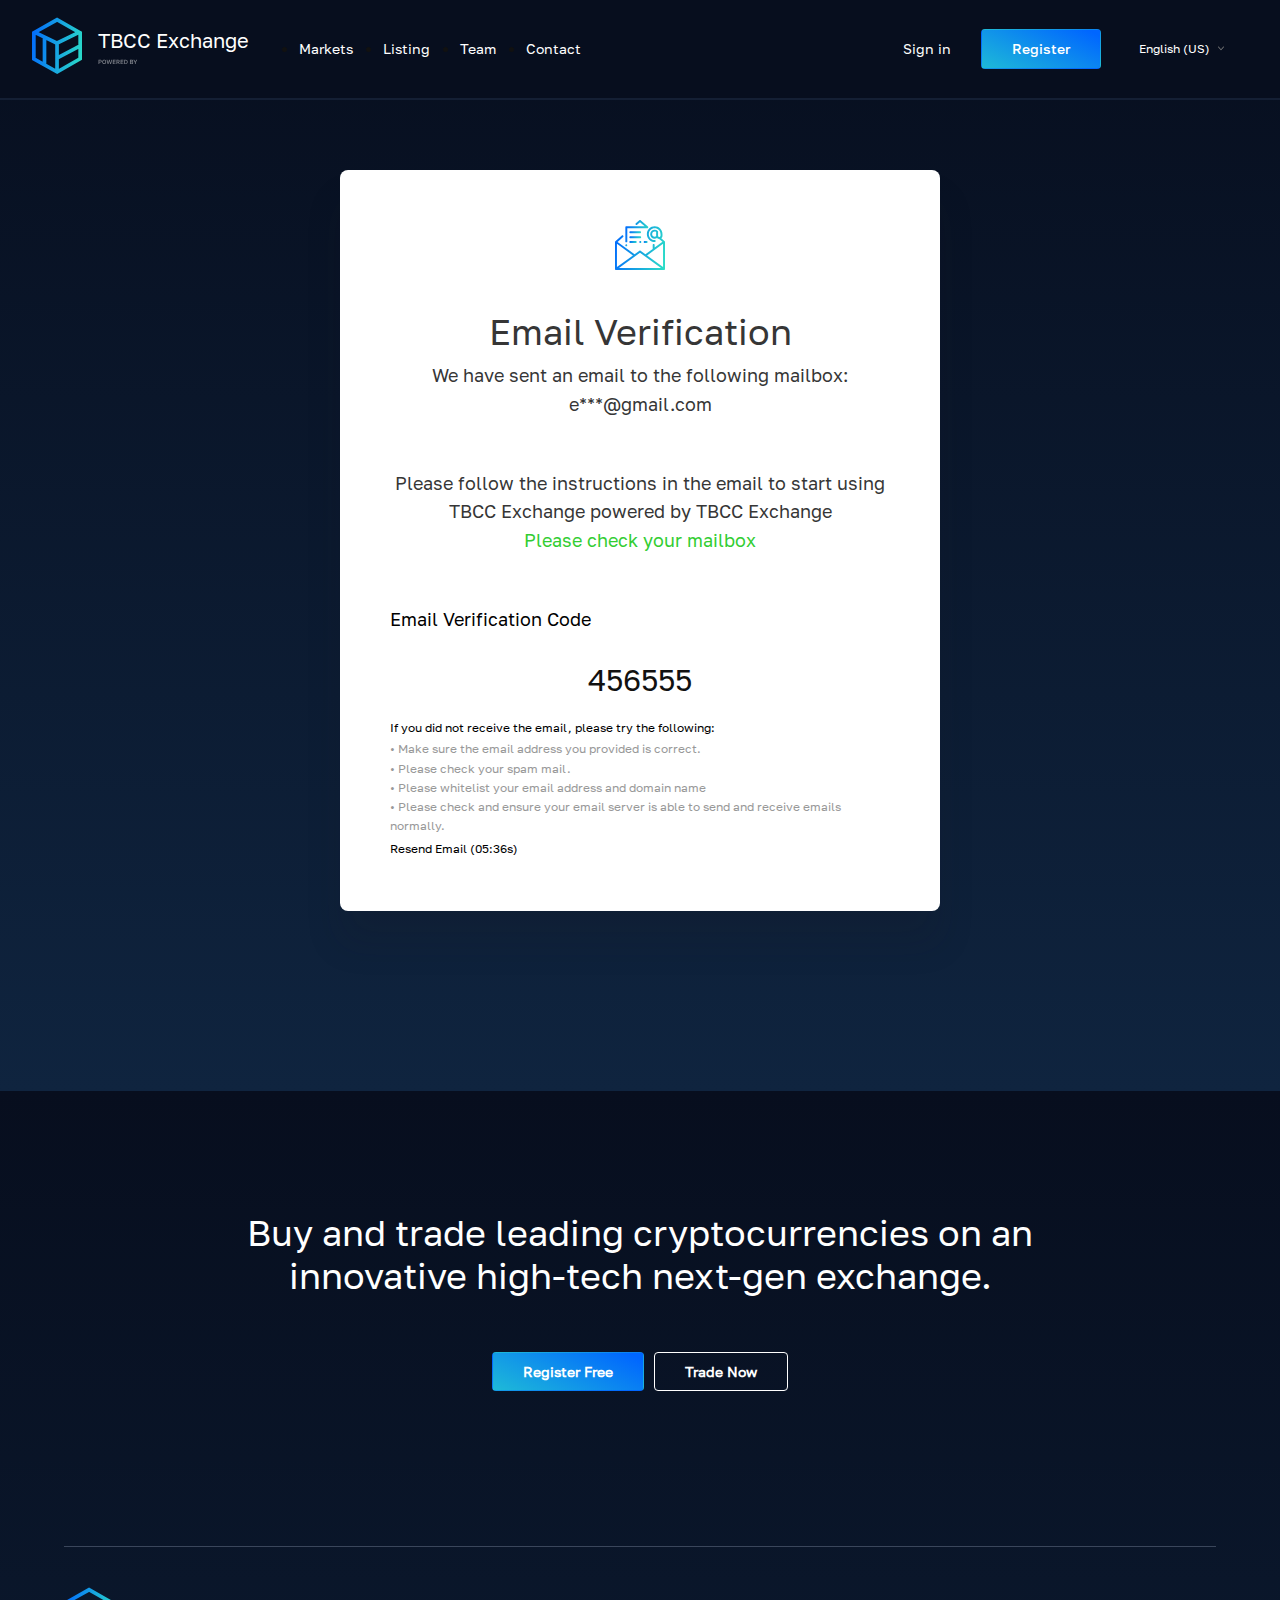
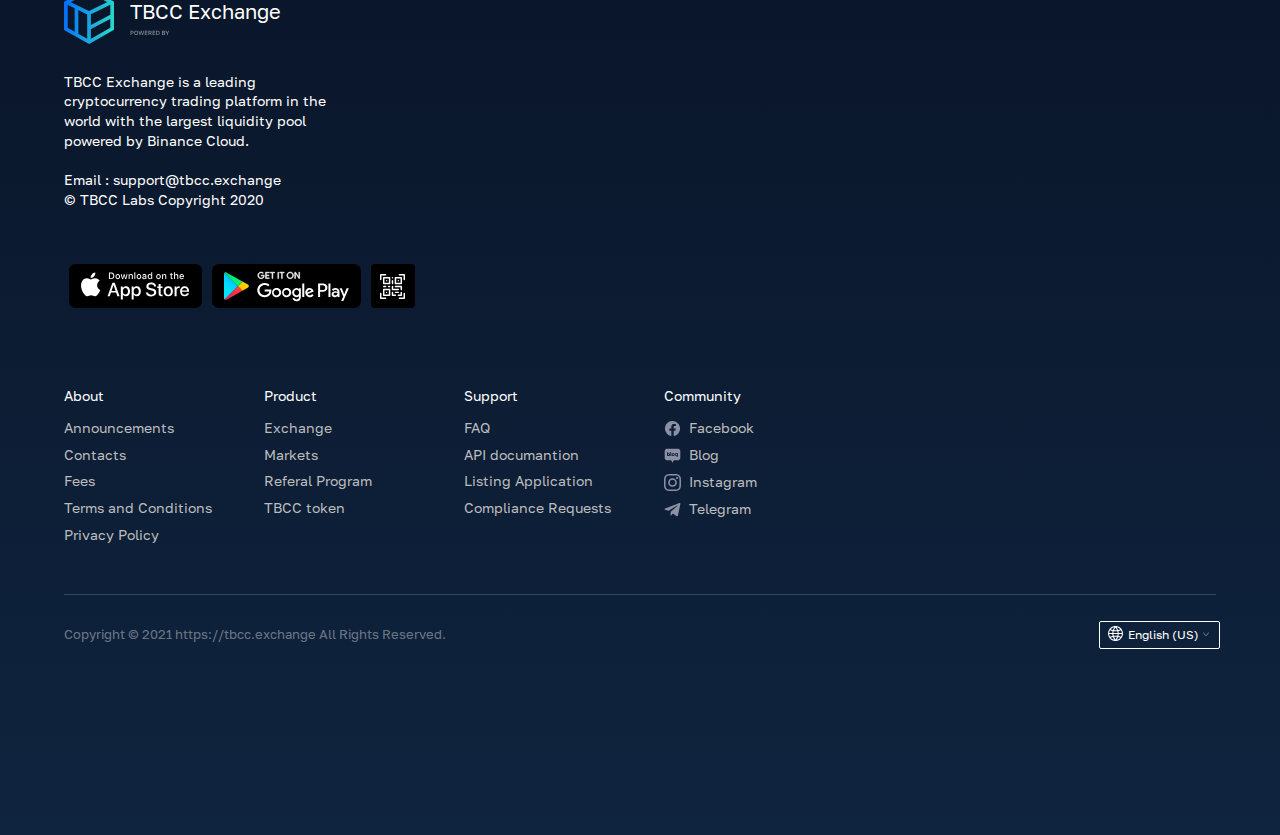
<file: email-verification.html>
<!DOCTYPE html>
<html lang="en">
  <head>
    <meta charset="utf-8">
    <meta name="viewport" content="width=device-width, initial-scale=1, user-scalable=no, shrink-to-fit=no">
    <link rel="shortcut icon" type="image/x-icon" sizes="256x256" href="favicon.ico"/>
    <link rel="stylesheet" href="css/bootstrap.min.css">
    <link rel="stylesheet" href="css/aos.css">
    <link rel="stylesheet" href="css/select2.min.css">
    <link rel="stylesheet" href="css/style.css">
    <title>Email Verification</title>
  </head>
<body>

<header class="container-fluid p-0">
    <div class="head-mobile">
        <a href="index.html" class="logo">
            <div class="brand-img">
                <img src="img/logo.svg" alt="">
            </div>
            <div class="brand-text">
                <span>TBCC Exchange</span>
                <svg width="139" height="11" viewBox="0 0 139 11" fill="none" xmlns="http://www.w3.org/2000/svg" xmlns:xlink="http://www.w3.org/1999/xlink">
                    <path d="M0.539978 3.80001H2.06998C2.63398 3.80001 3.04998 3.92201 3.31798 4.16601C3.58598 4.40601 3.71998 4.73001 3.71998 5.13801C3.71998 5.54601 3.58598 5.87201 3.31798 6.11601C3.04998 6.35601 2.63398 6.47601 2.06998 6.47601H1.25998V8.00001H0.539978V3.80001ZM2.00998 5.85201C2.19798 5.85201 2.35598 5.83801 2.48398 5.81001C2.61198 5.77801 2.71398 5.73401 2.78998 5.67801C2.86598 5.61801 2.91998 5.54401 2.95198 5.45601C2.98398 5.36401 2.99998 5.25801 2.99998 5.13801C2.99998 5.01801 2.98398 4.91401 2.95198 4.82601C2.91998 4.73801 2.86598 4.66401 2.78998 4.60401C2.71398 4.54401 2.61198 4.50001 2.48398 4.47201C2.35598 4.44001 2.19798 4.42401 2.00998 4.42401H1.25998V5.85201H2.00998Z" fill="white" fill-opacity="0.5"/>
                    <path d="M6.21092 8.06601C5.95492 8.06601 5.71092 8.02601 5.47892 7.94601C5.24692 7.86601 5.04292 7.74201 4.86692 7.57401C4.69092 7.40201 4.55092 7.18201 4.44692 6.91401C4.34292 6.64201 4.29092 6.31401 4.29092 5.93001V5.81001C4.29092 5.44201 4.34292 5.12801 4.44692 4.86801C4.55092 4.60401 4.69092 4.38801 4.86692 4.22001C5.04292 4.05201 5.24692 3.93001 5.47892 3.85401C5.71092 3.77401 5.95492 3.73401 6.21092 3.73401C6.46692 3.73401 6.71092 3.77401 6.94292 3.85401C7.17492 3.93001 7.37892 4.05201 7.55492 4.22001C7.73092 4.38801 7.87092 4.60401 7.97492 4.86801C8.07892 5.12801 8.13092 5.44201 8.13092 5.81001V5.93001C8.13092 6.31401 8.07892 6.64201 7.97492 6.91401C7.87092 7.18201 7.73092 7.40201 7.55492 7.57401C7.37892 7.74201 7.17492 7.86601 6.94292 7.94601C6.71092 8.02601 6.46692 8.06601 6.21092 8.06601ZM6.21092 7.43001C6.35892 7.43001 6.50292 7.40401 6.64292 7.35201C6.78292 7.30001 6.90692 7.21601 7.01492 7.10001C7.12292 6.98001 7.20892 6.82401 7.27292 6.63201C7.34092 6.44001 7.37492 6.20601 7.37492 5.93001V5.81001C7.37492 5.54601 7.34092 5.32401 7.27292 5.14401C7.20892 4.96001 7.12292 4.81201 7.01492 4.70001C6.90692 4.58401 6.78292 4.50001 6.64292 4.44801C6.50292 4.39601 6.35892 4.37001 6.21092 4.37001C6.05892 4.37001 5.91292 4.39601 5.77292 4.44801C5.63292 4.50001 5.50892 4.58401 5.40092 4.70001C5.29292 4.81201 5.20692 4.96001 5.14292 5.14401C5.07892 5.32401 5.04692 5.54601 5.04692 5.81001V5.93001C5.04692 6.20601 5.07892 6.44001 5.14292 6.63201C5.20692 6.82401 5.29292 6.98001 5.40092 7.10001C5.50892 7.21601 5.63292 7.30001 5.77292 7.35201C5.91292 7.40401 6.05892 7.43001 6.21092 7.43001Z" fill="white" fill-opacity="0.5"/>
                    <path d="M8.58162 3.80001H9.32562L10.1236 6.92001L11.0416 3.80001H11.6416L12.6136 6.92001L13.4056 3.80001H14.1016L12.9916 8.00001H12.2716L11.3176 4.88001L10.4116 8.00001H9.69162L8.58162 3.80001Z" fill="white" fill-opacity="0.5"/>
                    <path d="M14.79 3.80001H17.61V4.42401H15.51V5.52801H17.43V6.15201H15.51V7.37601H17.61V8.00001H14.79V3.80001Z" fill="white" fill-opacity="0.5"/>
                    <path d="M18.4814 3.80001H20.0714C20.3354 3.80001 20.5654 3.83201 20.7614 3.89601C20.9614 3.96001 21.1274 4.05001 21.2594 4.16601C21.3914 4.28201 21.4914 4.42001 21.5594 4.58001C21.6274 4.74001 21.6614 4.91601 21.6614 5.10801C21.6614 5.39601 21.5834 5.64601 21.4274 5.85801C21.2714 6.06601 21.0374 6.21601 20.7254 6.30801L21.7814 8.00001H20.9894L20.0594 6.39201H19.2014V8.00001H18.4814V3.80001ZM19.9514 5.79201C20.3194 5.79201 20.5754 5.73201 20.7194 5.61201C20.8674 5.49201 20.9414 5.32401 20.9414 5.10801C20.9414 4.89201 20.8674 4.72401 20.7194 4.60401C20.5754 4.48401 20.3194 4.42401 19.9514 4.42401H19.2014V5.79201H19.9514Z" fill="white" fill-opacity="0.5"/>
                    <path d="M22.5888 3.80001H25.4088V4.42401H23.3088V5.52801H25.2288V6.15201H23.3088V7.37601H25.4088V8.00001H22.5888V3.80001Z" fill="white" fill-opacity="0.5"/>
                    <path d="M26.2802 3.80001H27.6302C28.2662 3.80001 28.7602 3.97001 29.1122 4.31001C29.4642 4.64601 29.6402 5.14601 29.6402 5.81001V5.93001C29.6402 6.26601 29.5922 6.56401 29.4962 6.82401C29.4042 7.08001 29.2682 7.29601 29.0882 7.47201C28.9122 7.64401 28.6962 7.77601 28.4402 7.86801C28.1842 7.95601 27.8942 8.00001 27.5702 8.00001H26.2802V3.80001ZM27.5102 7.37601C27.7142 7.37601 27.9002 7.35001 28.0682 7.29801C28.2402 7.24601 28.3862 7.16401 28.5062 7.05201C28.6262 6.93601 28.7182 6.78601 28.7822 6.60201C28.8502 6.41801 28.8842 6.19401 28.8842 5.93001V5.81001C28.8842 5.56601 28.8502 5.35601 28.7822 5.18001C28.7142 5.00401 28.6222 4.86001 28.5062 4.74801C28.3902 4.63601 28.2502 4.55401 28.0862 4.50201C27.9262 4.45001 27.7542 4.42401 27.5702 4.42401H27.0002V7.37601H27.5102Z" fill="white" fill-opacity="0.5"/>
                    <path d="M31.9521 3.80001H33.6321C34.1081 3.80001 34.4561 3.90201 34.6761 4.10601C34.9001 4.31001 35.0121 4.58201 35.0121 4.92201C35.0121 5.13801 34.9561 5.32401 34.8441 5.48001C34.7321 5.63201 34.5781 5.74201 34.3821 5.81001C34.6301 5.86601 34.8261 5.98001 34.9701 6.15201C35.1181 6.32001 35.1921 6.54001 35.1921 6.81201C35.1921 6.98801 35.1641 7.15001 35.1081 7.29801C35.0521 7.44201 34.9641 7.56601 34.8441 7.67001C34.7281 7.77401 34.5781 7.85601 34.3941 7.91601C34.2101 7.97201 33.9881 8.00001 33.7281 8.00001H31.9521V3.80001ZM33.6501 7.37601C33.9621 7.37601 34.1761 7.32601 34.2921 7.22601C34.4121 7.12601 34.4721 6.97201 34.4721 6.76401C34.4721 6.66401 34.4581 6.57401 34.4301 6.49401C34.4021 6.41401 34.3561 6.34801 34.2921 6.29601C34.2281 6.24001 34.1421 6.19801 34.0341 6.17001C33.9301 6.14201 33.8001 6.12801 33.6441 6.12801H32.6721V7.37601H33.6501ZM33.5421 5.55201C33.8221 5.55201 34.0161 5.50001 34.1241 5.39601C34.2361 5.29201 34.2921 5.15201 34.2921 4.97601C34.2921 4.79601 34.2381 4.66001 34.1301 4.56801C34.0221 4.47201 33.8261 4.42401 33.5421 4.42401H32.6721V5.55201H33.5421Z" fill="white" fill-opacity="0.5"/>
                    <path d="M36.9593 6.38001L35.3393 3.80001H36.1913L37.3313 5.66001L38.3873 3.80001H39.1793L37.6793 6.38001V8.00001H36.9593V6.38001Z" fill="white" fill-opacity="0.5"/>
                    <rect x="44" width="95" height="11" fill="url(#pattern0)"/>
                    <defs>
                        <pattern id="pattern0" patternContentUnits="objectBoundingBox" width="1" height="1">
                            <use xlink:href="#image0" transform="translate(0 -0.028757) scale(0.00204082 0.0176252)"/>
                        </pattern>
                        <image id="image0" width="490" height="60" xlink:href="[data-uri]"/>
                    </defs>
                </svg>

            </div>
        </a>
        <a href="index.html" class="menu-icon">
            <img src="img/menu-icon.svg" alt="">
        </a>
    </div>
    <div class="head-container">
        <a href="#" class="menu-close">
            <img src="img/menu-close.svg" alt="">
        </a>
        <div class="left-column">
            <a href="index.html" class="logo">
                <div class="brand-img">
                    <img src="img/logo.svg" alt="">
                </div>
                <div class="brand-text">
                    <span>TBCC Exchange</span>
                    <svg width="139" height="11" viewBox="0 0 139 11" fill="none" xmlns="http://www.w3.org/2000/svg" xmlns:xlink="http://www.w3.org/1999/xlink">
                        <path d="M0.539978 3.80001H2.06998C2.63398 3.80001 3.04998 3.92201 3.31798 4.16601C3.58598 4.40601 3.71998 4.73001 3.71998 5.13801C3.71998 5.54601 3.58598 5.87201 3.31798 6.11601C3.04998 6.35601 2.63398 6.47601 2.06998 6.47601H1.25998V8.00001H0.539978V3.80001ZM2.00998 5.85201C2.19798 5.85201 2.35598 5.83801 2.48398 5.81001C2.61198 5.77801 2.71398 5.73401 2.78998 5.67801C2.86598 5.61801 2.91998 5.54401 2.95198 5.45601C2.98398 5.36401 2.99998 5.25801 2.99998 5.13801C2.99998 5.01801 2.98398 4.91401 2.95198 4.82601C2.91998 4.73801 2.86598 4.66401 2.78998 4.60401C2.71398 4.54401 2.61198 4.50001 2.48398 4.47201C2.35598 4.44001 2.19798 4.42401 2.00998 4.42401H1.25998V5.85201H2.00998Z" fill="white" fill-opacity="0.5"/>
                        <path d="M6.21092 8.06601C5.95492 8.06601 5.71092 8.02601 5.47892 7.94601C5.24692 7.86601 5.04292 7.74201 4.86692 7.57401C4.69092 7.40201 4.55092 7.18201 4.44692 6.91401C4.34292 6.64201 4.29092 6.31401 4.29092 5.93001V5.81001C4.29092 5.44201 4.34292 5.12801 4.44692 4.86801C4.55092 4.60401 4.69092 4.38801 4.86692 4.22001C5.04292 4.05201 5.24692 3.93001 5.47892 3.85401C5.71092 3.77401 5.95492 3.73401 6.21092 3.73401C6.46692 3.73401 6.71092 3.77401 6.94292 3.85401C7.17492 3.93001 7.37892 4.05201 7.55492 4.22001C7.73092 4.38801 7.87092 4.60401 7.97492 4.86801C8.07892 5.12801 8.13092 5.44201 8.13092 5.81001V5.93001C8.13092 6.31401 8.07892 6.64201 7.97492 6.91401C7.87092 7.18201 7.73092 7.40201 7.55492 7.57401C7.37892 7.74201 7.17492 7.86601 6.94292 7.94601C6.71092 8.02601 6.46692 8.06601 6.21092 8.06601ZM6.21092 7.43001C6.35892 7.43001 6.50292 7.40401 6.64292 7.35201C6.78292 7.30001 6.90692 7.21601 7.01492 7.10001C7.12292 6.98001 7.20892 6.82401 7.27292 6.63201C7.34092 6.44001 7.37492 6.20601 7.37492 5.93001V5.81001C7.37492 5.54601 7.34092 5.32401 7.27292 5.14401C7.20892 4.96001 7.12292 4.81201 7.01492 4.70001C6.90692 4.58401 6.78292 4.50001 6.64292 4.44801C6.50292 4.39601 6.35892 4.37001 6.21092 4.37001C6.05892 4.37001 5.91292 4.39601 5.77292 4.44801C5.63292 4.50001 5.50892 4.58401 5.40092 4.70001C5.29292 4.81201 5.20692 4.96001 5.14292 5.14401C5.07892 5.32401 5.04692 5.54601 5.04692 5.81001V5.93001C5.04692 6.20601 5.07892 6.44001 5.14292 6.63201C5.20692 6.82401 5.29292 6.98001 5.40092 7.10001C5.50892 7.21601 5.63292 7.30001 5.77292 7.35201C5.91292 7.40401 6.05892 7.43001 6.21092 7.43001Z" fill="white" fill-opacity="0.5"/>
                        <path d="M8.58162 3.80001H9.32562L10.1236 6.92001L11.0416 3.80001H11.6416L12.6136 6.92001L13.4056 3.80001H14.1016L12.9916 8.00001H12.2716L11.3176 4.88001L10.4116 8.00001H9.69162L8.58162 3.80001Z" fill="white" fill-opacity="0.5"/>
                        <path d="M14.79 3.80001H17.61V4.42401H15.51V5.52801H17.43V6.15201H15.51V7.37601H17.61V8.00001H14.79V3.80001Z" fill="white" fill-opacity="0.5"/>
                        <path d="M18.4814 3.80001H20.0714C20.3354 3.80001 20.5654 3.83201 20.7614 3.89601C20.9614 3.96001 21.1274 4.05001 21.2594 4.16601C21.3914 4.28201 21.4914 4.42001 21.5594 4.58001C21.6274 4.74001 21.6614 4.91601 21.6614 5.10801C21.6614 5.39601 21.5834 5.64601 21.4274 5.85801C21.2714 6.06601 21.0374 6.21601 20.7254 6.30801L21.7814 8.00001H20.9894L20.0594 6.39201H19.2014V8.00001H18.4814V3.80001ZM19.9514 5.79201C20.3194 5.79201 20.5754 5.73201 20.7194 5.61201C20.8674 5.49201 20.9414 5.32401 20.9414 5.10801C20.9414 4.89201 20.8674 4.72401 20.7194 4.60401C20.5754 4.48401 20.3194 4.42401 19.9514 4.42401H19.2014V5.79201H19.9514Z" fill="white" fill-opacity="0.5"/>
                        <path d="M22.5888 3.80001H25.4088V4.42401H23.3088V5.52801H25.2288V6.15201H23.3088V7.37601H25.4088V8.00001H22.5888V3.80001Z" fill="white" fill-opacity="0.5"/>
                        <path d="M26.2802 3.80001H27.6302C28.2662 3.80001 28.7602 3.97001 29.1122 4.31001C29.4642 4.64601 29.6402 5.14601 29.6402 5.81001V5.93001C29.6402 6.26601 29.5922 6.56401 29.4962 6.82401C29.4042 7.08001 29.2682 7.29601 29.0882 7.47201C28.9122 7.64401 28.6962 7.77601 28.4402 7.86801C28.1842 7.95601 27.8942 8.00001 27.5702 8.00001H26.2802V3.80001ZM27.5102 7.37601C27.7142 7.37601 27.9002 7.35001 28.0682 7.29801C28.2402 7.24601 28.3862 7.16401 28.5062 7.05201C28.6262 6.93601 28.7182 6.78601 28.7822 6.60201C28.8502 6.41801 28.8842 6.19401 28.8842 5.93001V5.81001C28.8842 5.56601 28.8502 5.35601 28.7822 5.18001C28.7142 5.00401 28.6222 4.86001 28.5062 4.74801C28.3902 4.63601 28.2502 4.55401 28.0862 4.50201C27.9262 4.45001 27.7542 4.42401 27.5702 4.42401H27.0002V7.37601H27.5102Z" fill="white" fill-opacity="0.5"/>
                        <path d="M31.9521 3.80001H33.6321C34.1081 3.80001 34.4561 3.90201 34.6761 4.10601C34.9001 4.31001 35.0121 4.58201 35.0121 4.92201C35.0121 5.13801 34.9561 5.32401 34.8441 5.48001C34.7321 5.63201 34.5781 5.74201 34.3821 5.81001C34.6301 5.86601 34.8261 5.98001 34.9701 6.15201C35.1181 6.32001 35.1921 6.54001 35.1921 6.81201C35.1921 6.98801 35.1641 7.15001 35.1081 7.29801C35.0521 7.44201 34.9641 7.56601 34.8441 7.67001C34.7281 7.77401 34.5781 7.85601 34.3941 7.91601C34.2101 7.97201 33.9881 8.00001 33.7281 8.00001H31.9521V3.80001ZM33.6501 7.37601C33.9621 7.37601 34.1761 7.32601 34.2921 7.22601C34.4121 7.12601 34.4721 6.97201 34.4721 6.76401C34.4721 6.66401 34.4581 6.57401 34.4301 6.49401C34.4021 6.41401 34.3561 6.34801 34.2921 6.29601C34.2281 6.24001 34.1421 6.19801 34.0341 6.17001C33.9301 6.14201 33.8001 6.12801 33.6441 6.12801H32.6721V7.37601H33.6501ZM33.5421 5.55201C33.8221 5.55201 34.0161 5.50001 34.1241 5.39601C34.2361 5.29201 34.2921 5.15201 34.2921 4.97601C34.2921 4.79601 34.2381 4.66001 34.1301 4.56801C34.0221 4.47201 33.8261 4.42401 33.5421 4.42401H32.6721V5.55201H33.5421Z" fill="white" fill-opacity="0.5"/>
                        <path d="M36.9593 6.38001L35.3393 3.80001H36.1913L37.3313 5.66001L38.3873 3.80001H39.1793L37.6793 6.38001V8.00001H36.9593V6.38001Z" fill="white" fill-opacity="0.5"/>
                        <rect x="44" width="95" height="11" fill="url(#pattern0)"/>
                        <defs>
                            <pattern id="pattern0" patternContentUnits="objectBoundingBox" width="1" height="1">
                                <use xlink:href="#image0" transform="translate(0 -0.028757) scale(0.00204082 0.0176252)"/>
                            </pattern>
                            <image id="image0" width="490" height="60" xlink:href="[data-uri]"/>
                        </defs>
                    </svg>

                </div>
            </a>
            <nav>
                <ul>
                    <li>
                        <a href="#" class="menu-item">Markets</a>
                    </li>
                    <li>
                        <a href="listing.html" class="menu-item">Listing</a>
                    </li>
                    <li>
                        <a href="team.html" class="menu-item">Team</a>
                    </li>
                    <li>
                        <a href="contacts.html" class="menu-item">Contact</a>
                    </li>
                </ul>
            </nav>
        </div>

        <div class="right-column">
            <div class="register-box">
                <a href="log-in.html">Sign in</a>
                <a href="sign-in.html" class="btn">Register</a>
            </div>
            <select name="lang" class="lang-select lang" id="lang-select">
                <option value="RU">Russian</option>
                <option value="EN" selected>English (US)</option>
                <option value="CH">Chinese</option>
            </select>
        </div>

    </div>
</header>


<section class="container-fluid gradient-color">
    <div class="contacts-page">
        <div class="center-block">
            <form action="#" class="contact-form mail">
                <svg width="50" height="50" viewBox="0 0 50 50" fill="none" xmlns="http://www.w3.org/2000/svg">
                    <path d="M49.999 21.9328C49.9991 21.7334 49.9395 21.5321 49.8131 21.3585C49.7693 21.2984 49.7196 21.2454 49.666 21.1984C49.6662 21.1983 49.6663 21.1982 49.6665 21.198L46.2963 18.2485C47.0225 17.6637 47.4883 16.7682 47.4883 15.7655V14.163C47.4883 9.85515 43.9836 6.35046 39.6758 6.35046C35.368 6.35046 31.8633 9.85515 31.8633 14.163C31.8633 18.4708 35.368 21.9755 39.6758 21.9755C40.2151 21.9755 40.6523 21.5383 40.6523 20.9989C40.6523 20.4595 40.2151 20.0223 39.6758 20.0223C36.4449 20.0223 33.8164 17.3938 33.8164 14.163C33.8164 10.9321 36.4449 8.30359 39.6758 8.30359C42.9066 8.30359 45.5352 10.9321 45.5352 14.163V15.7655C45.5352 16.4462 44.9814 16.9999 44.3007 16.9999C43.62 16.9999 43.0663 16.4462 43.0663 15.7655V14.4161V11.6085C43.0663 11.3399 42.9558 11.0833 42.7606 10.8988C41.9229 10.1069 40.8274 9.67078 39.6758 9.67078C37.1988 9.67078 35.1836 11.686 35.1836 14.163C35.1836 16.6399 37.1988 18.6552 39.6758 18.6552C40.5139 18.6552 41.3218 18.4231 42.0228 17.9921C42.5832 18.5653 43.3573 18.928 44.215 18.9509C44.2675 19.0425 44.3349 19.1274 44.4188 19.2009L47.4602 21.8626L39.6484 27.5457V24.9998C39.6484 24.4604 39.2112 24.0232 38.6719 24.0232C38.1325 24.0232 37.6953 24.4604 37.6953 24.9998V28.9666L30.4049 34.2704L25.5745 30.7563C25.232 30.5071 24.768 30.5071 24.4255 30.7563L19.5951 34.2704L2.58223 21.8933L8.13916 17.0302C8.54502 16.675 8.58603 16.058 8.23086 15.6521C7.87559 15.2463 7.25869 15.2052 6.85283 15.5604L0.360156 21.1756C0.359766 21.176 0.359375 21.1762 0.358984 21.1766C0.139941 21.3557 0 21.6279 0 21.9329V49.0231C0 49.5625 0.437207 49.9997 0.976562 49.9997H49.0234C49.5628 49.9997 50 49.5625 50 49.0231V21.9329C49.9997 21.9329 49.9993 21.9328 49.999 21.9328ZM41.1133 14.4162V15.7656V16.2553C40.6926 16.5455 40.1941 16.702 39.6759 16.702C38.2759 16.702 37.1368 15.563 37.1368 14.163C37.1368 12.763 38.2759 11.6239 39.6759 11.6239C40.1942 11.6239 40.6926 11.7804 41.1133 12.0706V14.4162ZM1.95312 23.851L17.9352 35.478L1.95312 47.105V23.851ZM3.97891 48.0466L25 32.7536L46.0211 48.0466H3.97891ZM48.0469 47.105L32.0648 35.478L48.0469 23.851V47.105Z" fill="url(#paint0_linear)"/>
                    <path d="M32.944 6.56634L25.6394 0.238217C25.2684 -0.083365 24.7246 -0.0743806 24.3636 0.237045C24.3633 0.236752 24.3631 0.236557 24.3628 0.236264L20.8472 3.26361C20.4385 3.61556 20.3925 4.23216 20.7444 4.64085C20.9376 4.86517 21.2103 4.98021 21.4849 4.98021C21.7105 4.98021 21.9373 4.90247 22.1217 4.74369L24.9982 2.26663L29.7122 6.35042H11.3281C10.7888 6.35042 10.3516 6.78763 10.3516 7.32699V21.3865C10.3516 21.9258 10.7888 22.363 11.3281 22.363C11.8675 22.363 12.3047 21.9258 12.3047 21.3865V8.30365H32.3046C32.3014 8.29554 32.2989 8.28851 32.2958 8.2806C32.2985 8.2806 32.3014 8.28099 32.3041 8.28099C32.5775 8.28099 32.8495 8.16673 33.0427 7.94388C33.3958 7.53626 33.3517 6.91947 32.944 6.56634Z" fill="url(#paint1_linear)"/>
                    <path d="M25.1363 16.2107H15.373C14.8337 16.2107 14.3965 16.6479 14.3965 17.1873C14.3965 17.7266 14.8337 18.1638 15.373 18.1638H25.1363C25.6757 18.1638 26.1129 17.7266 26.1129 17.1873C26.1129 16.6479 25.6757 16.2107 25.1363 16.2107Z" fill="url(#paint2_linear)"/>
                    <path d="M25.0003 11.3279H15.373C14.8337 11.3279 14.3965 11.7651 14.3965 12.3044C14.3965 12.8438 14.8337 13.281 15.373 13.281H25.0003C25.5396 13.281 25.9768 12.8438 25.9768 12.3044C25.9768 11.7651 25.5396 11.3279 25.0003 11.3279Z" fill="url(#paint3_linear)"/>
                    <path d="M12.0186 24.6345C11.8369 24.4529 11.585 24.3484 11.3281 24.3484C11.0713 24.3484 10.8193 24.4529 10.6377 24.6345C10.4561 24.8162 10.3516 25.0681 10.3516 25.325C10.3516 25.5828 10.4561 25.8337 10.6377 26.0154C10.8193 26.1981 11.0713 26.3015 11.3281 26.3015C11.585 26.3015 11.8369 26.198 12.0186 26.0154C12.2002 25.8337 12.3047 25.5828 12.3047 25.325C12.3047 25.0681 12.2002 24.8162 12.0186 24.6345Z" fill="url(#paint4_linear)"/>
                    <path d="M31.6005 21.0243H29.6875C29.1481 21.0243 28.7109 21.4615 28.7109 22.0009C28.7109 22.5402 29.1481 22.9774 29.6875 22.9774H31.6005C32.1398 22.9774 32.577 22.5402 32.577 22.0009C32.577 21.4615 32.1398 21.0243 31.6005 21.0243Z" fill="url(#paint5_linear)"/>
                    <path d="M25.3721 21.0243H25.3613C24.822 21.0243 24.3848 21.4615 24.3848 22.0009C24.3848 22.5402 24.822 22.9774 25.3613 22.9774H25.3721C25.9113 22.9774 26.3486 22.5402 26.3486 22.0009C26.3486 21.4615 25.9114 21.0243 25.3721 21.0243Z" fill="url(#paint6_linear)"/>
                    <path d="M20.7024 21.0243H15.3672C14.8278 21.0243 14.3906 21.4615 14.3906 22.0009C14.3906 22.5402 14.8278 22.9774 15.3672 22.9774H20.7024C21.2418 22.9774 21.679 22.5402 21.679 22.0009C21.679 21.4615 21.2418 21.0243 20.7024 21.0243Z" fill="url(#paint7_linear)"/>
                    <defs>
                        <linearGradient id="paint0_linear" x1="0" y1="6.35046" x2="56.6014" y2="18.0427" gradientUnits="userSpaceOnUse">
                            <stop stop-color="#0066FF"/>
                            <stop offset="1" stop-color="#2CE0C5"/>
                        </linearGradient>
                        <linearGradient id="paint1_linear" x1="10.3516" y1="0.000244141" x2="36.5214" y2="4.83917" gradientUnits="userSpaceOnUse">
                            <stop stop-color="#0066FF"/>
                            <stop offset="1" stop-color="#2CE0C5"/>
                        </linearGradient>
                        <linearGradient id="paint2_linear" x1="14.3965" y1="16.2107" x2="20.7686" y2="23.104" gradientUnits="userSpaceOnUse">
                            <stop stop-color="#0066FF"/>
                            <stop offset="1" stop-color="#2CE0C5"/>
                        </linearGradient>
                        <linearGradient id="paint3_linear" x1="14.3965" y1="11.3279" x2="20.774" y2="18.1469" gradientUnits="userSpaceOnUse">
                            <stop stop-color="#0066FF"/>
                            <stop offset="1" stop-color="#2CE0C5"/>
                        </linearGradient>
                        <linearGradient id="paint4_linear" x1="10.3516" y1="24.3484" x2="12.5843" y2="24.751" gradientUnits="userSpaceOnUse">
                            <stop stop-color="#0066FF"/>
                            <stop offset="1" stop-color="#2CE0C5"/>
                        </linearGradient>
                        <linearGradient id="paint5_linear" x1="28.7109" y1="21.0243" x2="32.7585" y2="22.4691" gradientUnits="userSpaceOnUse">
                            <stop stop-color="#0066FF"/>
                            <stop offset="1" stop-color="#2CE0C5"/>
                        </linearGradient>
                        <linearGradient id="paint6_linear" x1="24.3848" y1="21.0243" x2="26.629" y2="21.4312" gradientUnits="userSpaceOnUse">
                            <stop stop-color="#0066FF"/>
                            <stop offset="1" stop-color="#2CE0C5"/>
                        </linearGradient>
                        <linearGradient id="paint7_linear" x1="14.3906" y1="21.0243" x2="20.3119" y2="25.009" gradientUnits="userSpaceOnUse">
                            <stop stop-color="#0066FF"/>
                            <stop offset="1" stop-color="#2CE0C5"/>
                        </linearGradient>
                    </defs>
                </svg>
                <h2 class="mb-2" style="color: #363636">Email Verification</h2>
                <p style="color: #363636">We have sent an email to the following mailbox: <span>e***@gmail.com</span> </p>
                <p style="color: #363636"> Please follow the instructions in the email to start using TBCC Exchange powered by TBCC Exchange<br>
                    <a href="#" class="green" style="color: limegreen">Please check your mailbox</a></p>

                <div class="ver-code">
                    <p>Email Verification Code</p>
                    <div class="code">456555</div>
                </div>

                <div class="hint-text">
                    <span>If you did not receive the email, please try the following:</span>
                    <ul>
                        <li>• Make sure the email address you provided is correct.</li>
                        <li> • Please check your spam mail. </li>
                        <li>• Please whitelist your email address and domain name </li>
                        <li>• Please check and ensure your email server is able to send and receive emails normally.</li>
                    </ul>
                    <span>Resend Email (<span class="time-count">05:36s</span>) </span>
                </div>
            </form>
        </div>
    </div>
</section>

<footer>
    <div class="footer-content">
        <div class="center-block">
            <h2>Buy and trade leading cryptocurrencies on an innovative high-tech next-gen exchange.</h2>
            <div class="button-box">
                <a href="#" class="btn">
                    Register Free
                </a>
                <a href="#" class="btn transparent">
                    Trade Now
                </a>
            </div>
        </div>
        <div class="sub-menu">
            <div class="sub-menu-item">
                <a href="index.html" class="logo">
                    <div class="brand-img">
                        <img src="img/logo.svg" alt="">
                    </div>
                    <div class="brand-text">
                        <span>TBCC Exchange</span>
                        <svg width="139" height="11" viewBox="0 0 139 11" fill="none" xmlns="http://www.w3.org/2000/svg" xmlns:xlink="http://www.w3.org/1999/xlink">
                            <path d="M0.539978 3.80001H2.06998C2.63398 3.80001 3.04998 3.92201 3.31798 4.16601C3.58598 4.40601 3.71998 4.73001 3.71998 5.13801C3.71998 5.54601 3.58598 5.87201 3.31798 6.11601C3.04998 6.35601 2.63398 6.47601 2.06998 6.47601H1.25998V8.00001H0.539978V3.80001ZM2.00998 5.85201C2.19798 5.85201 2.35598 5.83801 2.48398 5.81001C2.61198 5.77801 2.71398 5.73401 2.78998 5.67801C2.86598 5.61801 2.91998 5.54401 2.95198 5.45601C2.98398 5.36401 2.99998 5.25801 2.99998 5.13801C2.99998 5.01801 2.98398 4.91401 2.95198 4.82601C2.91998 4.73801 2.86598 4.66401 2.78998 4.60401C2.71398 4.54401 2.61198 4.50001 2.48398 4.47201C2.35598 4.44001 2.19798 4.42401 2.00998 4.42401H1.25998V5.85201H2.00998Z" fill="white" fill-opacity="0.5"/>
                            <path d="M6.21092 8.06601C5.95492 8.06601 5.71092 8.02601 5.47892 7.94601C5.24692 7.86601 5.04292 7.74201 4.86692 7.57401C4.69092 7.40201 4.55092 7.18201 4.44692 6.91401C4.34292 6.64201 4.29092 6.31401 4.29092 5.93001V5.81001C4.29092 5.44201 4.34292 5.12801 4.44692 4.86801C4.55092 4.60401 4.69092 4.38801 4.86692 4.22001C5.04292 4.05201 5.24692 3.93001 5.47892 3.85401C5.71092 3.77401 5.95492 3.73401 6.21092 3.73401C6.46692 3.73401 6.71092 3.77401 6.94292 3.85401C7.17492 3.93001 7.37892 4.05201 7.55492 4.22001C7.73092 4.38801 7.87092 4.60401 7.97492 4.86801C8.07892 5.12801 8.13092 5.44201 8.13092 5.81001V5.93001C8.13092 6.31401 8.07892 6.64201 7.97492 6.91401C7.87092 7.18201 7.73092 7.40201 7.55492 7.57401C7.37892 7.74201 7.17492 7.86601 6.94292 7.94601C6.71092 8.02601 6.46692 8.06601 6.21092 8.06601ZM6.21092 7.43001C6.35892 7.43001 6.50292 7.40401 6.64292 7.35201C6.78292 7.30001 6.90692 7.21601 7.01492 7.10001C7.12292 6.98001 7.20892 6.82401 7.27292 6.63201C7.34092 6.44001 7.37492 6.20601 7.37492 5.93001V5.81001C7.37492 5.54601 7.34092 5.32401 7.27292 5.14401C7.20892 4.96001 7.12292 4.81201 7.01492 4.70001C6.90692 4.58401 6.78292 4.50001 6.64292 4.44801C6.50292 4.39601 6.35892 4.37001 6.21092 4.37001C6.05892 4.37001 5.91292 4.39601 5.77292 4.44801C5.63292 4.50001 5.50892 4.58401 5.40092 4.70001C5.29292 4.81201 5.20692 4.96001 5.14292 5.14401C5.07892 5.32401 5.04692 5.54601 5.04692 5.81001V5.93001C5.04692 6.20601 5.07892 6.44001 5.14292 6.63201C5.20692 6.82401 5.29292 6.98001 5.40092 7.10001C5.50892 7.21601 5.63292 7.30001 5.77292 7.35201C5.91292 7.40401 6.05892 7.43001 6.21092 7.43001Z" fill="white" fill-opacity="0.5"/>
                            <path d="M8.58162 3.80001H9.32562L10.1236 6.92001L11.0416 3.80001H11.6416L12.6136 6.92001L13.4056 3.80001H14.1016L12.9916 8.00001H12.2716L11.3176 4.88001L10.4116 8.00001H9.69162L8.58162 3.80001Z" fill="white" fill-opacity="0.5"/>
                            <path d="M14.79 3.80001H17.61V4.42401H15.51V5.52801H17.43V6.15201H15.51V7.37601H17.61V8.00001H14.79V3.80001Z" fill="white" fill-opacity="0.5"/>
                            <path d="M18.4814 3.80001H20.0714C20.3354 3.80001 20.5654 3.83201 20.7614 3.89601C20.9614 3.96001 21.1274 4.05001 21.2594 4.16601C21.3914 4.28201 21.4914 4.42001 21.5594 4.58001C21.6274 4.74001 21.6614 4.91601 21.6614 5.10801C21.6614 5.39601 21.5834 5.64601 21.4274 5.85801C21.2714 6.06601 21.0374 6.21601 20.7254 6.30801L21.7814 8.00001H20.9894L20.0594 6.39201H19.2014V8.00001H18.4814V3.80001ZM19.9514 5.79201C20.3194 5.79201 20.5754 5.73201 20.7194 5.61201C20.8674 5.49201 20.9414 5.32401 20.9414 5.10801C20.9414 4.89201 20.8674 4.72401 20.7194 4.60401C20.5754 4.48401 20.3194 4.42401 19.9514 4.42401H19.2014V5.79201H19.9514Z" fill="white" fill-opacity="0.5"/>
                            <path d="M22.5888 3.80001H25.4088V4.42401H23.3088V5.52801H25.2288V6.15201H23.3088V7.37601H25.4088V8.00001H22.5888V3.80001Z" fill="white" fill-opacity="0.5"/>
                            <path d="M26.2802 3.80001H27.6302C28.2662 3.80001 28.7602 3.97001 29.1122 4.31001C29.4642 4.64601 29.6402 5.14601 29.6402 5.81001V5.93001C29.6402 6.26601 29.5922 6.56401 29.4962 6.82401C29.4042 7.08001 29.2682 7.29601 29.0882 7.47201C28.9122 7.64401 28.6962 7.77601 28.4402 7.86801C28.1842 7.95601 27.8942 8.00001 27.5702 8.00001H26.2802V3.80001ZM27.5102 7.37601C27.7142 7.37601 27.9002 7.35001 28.0682 7.29801C28.2402 7.24601 28.3862 7.16401 28.5062 7.05201C28.6262 6.93601 28.7182 6.78601 28.7822 6.60201C28.8502 6.41801 28.8842 6.19401 28.8842 5.93001V5.81001C28.8842 5.56601 28.8502 5.35601 28.7822 5.18001C28.7142 5.00401 28.6222 4.86001 28.5062 4.74801C28.3902 4.63601 28.2502 4.55401 28.0862 4.50201C27.9262 4.45001 27.7542 4.42401 27.5702 4.42401H27.0002V7.37601H27.5102Z" fill="white" fill-opacity="0.5"/>
                            <path d="M31.9521 3.80001H33.6321C34.1081 3.80001 34.4561 3.90201 34.6761 4.10601C34.9001 4.31001 35.0121 4.58201 35.0121 4.92201C35.0121 5.13801 34.9561 5.32401 34.8441 5.48001C34.7321 5.63201 34.5781 5.74201 34.3821 5.81001C34.6301 5.86601 34.8261 5.98001 34.9701 6.15201C35.1181 6.32001 35.1921 6.54001 35.1921 6.81201C35.1921 6.98801 35.1641 7.15001 35.1081 7.29801C35.0521 7.44201 34.9641 7.56601 34.8441 7.67001C34.7281 7.77401 34.5781 7.85601 34.3941 7.91601C34.2101 7.97201 33.9881 8.00001 33.7281 8.00001H31.9521V3.80001ZM33.6501 7.37601C33.9621 7.37601 34.1761 7.32601 34.2921 7.22601C34.4121 7.12601 34.4721 6.97201 34.4721 6.76401C34.4721 6.66401 34.4581 6.57401 34.4301 6.49401C34.4021 6.41401 34.3561 6.34801 34.2921 6.29601C34.2281 6.24001 34.1421 6.19801 34.0341 6.17001C33.9301 6.14201 33.8001 6.12801 33.6441 6.12801H32.6721V7.37601H33.6501ZM33.5421 5.55201C33.8221 5.55201 34.0161 5.50001 34.1241 5.39601C34.2361 5.29201 34.2921 5.15201 34.2921 4.97601C34.2921 4.79601 34.2381 4.66001 34.1301 4.56801C34.0221 4.47201 33.8261 4.42401 33.5421 4.42401H32.6721V5.55201H33.5421Z" fill="white" fill-opacity="0.5"/>
                            <path d="M36.9593 6.38001L35.3393 3.80001H36.1913L37.3313 5.66001L38.3873 3.80001H39.1793L37.6793 6.38001V8.00001H36.9593V6.38001Z" fill="white" fill-opacity="0.5"/>
                            <rect x="44" width="95" height="11" fill="url(#pattern0)"/>
                            <defs>
                                <pattern id="pattern0" patternContentUnits="objectBoundingBox" width="1" height="1">
                                    <use xlink:href="#image0" transform="translate(0 -0.028757) scale(0.00204082 0.0176252)"/>
                                </pattern>
                                <image id="image0" width="490" height="60" xlink:href="[data-uri]"/>
                            </defs>
                        </svg>

                    </div>
                </a>
                <p>TBCC Exchange is a leading cryptocurrency trading platform in the world with the largest liquidity pool powered by Binance Cloud.
                </p>
                <p>
                    Email : <a href="mailto:support@tbcc.exchange">support@tbcc.exchange</a><br>
                    © TBCC Labs Copyright 2020
                </p>
                <div class="button-box">
                    <a href="#">
                        <img src="img/app.svg" alt="">
                    </a>
                    <a href="#">
                        <img src="img/google.svg" alt="">
                    </a>
                    <a href="#">
                        <img src="img/hj.svg" alt="">
                    </a>
                </div>
            </div>
            <div class="footer-nav">
                <div class="sub-menu-item">
                    <a href="#" class="footer-link caption">
                        About
                    </a>
                    <a href="#" class="footer-link">
                        Announcements
                    </a>
                    <a href="contacts.html" class="footer-link">
                        Contacts
                    </a>
                    <a href="#" class="footer-link">
                        Fees
                    </a>
                    <a href="#" class="footer-link">
                        Terms and Conditions
                    </a>
                    <a href="#" class="footer-link">
                        Privacy Policy
                    </a>
                </div>
                <div class="sub-menu-item">
                    <a href="#" class="footer-link caption">
                        Product
                    </a>
                    <a href="#" class="footer-link">
                        Exchange
                    </a>
                    <a href="#" class="footer-link">
                        Markets
                    </a>
                    <a href="referal.html" class="footer-link">
                        Referal Program
                    </a>
                    <a href="token.html" class="footer-link">
                        TBCC token
                    </a>
                </div>
                <div class="sub-menu-item">
                    <a href="#" class="footer-link caption">
                        Support
                    </a>
                    <a href="#" class="footer-link">
                        FAQ
                    </a>
                    <a href="#" class="footer-link">
                        API documantion
                    </a>
                    <a href="listing.html" class="footer-link">
                        Listing Application
                    </a>
                    <a href="compliance.html" class="footer-link">
                        Compliance Requests
                    </a>
                </div>
                <div class="sub-menu-item">
                    <a href="#" class="footer-link caption">
                        Community
                    </a>
                    <a href="#" class="footer-link">
                        <svg width="17" height="17" viewBox="0 0 17 17" fill="none" xmlns="http://www.w3.org/2000/svg">
                            <path d="M16.0556 8.49775C16.0557 7.05419 15.6422 5.64083 14.8639 4.42504C14.0856 3.20925 12.9752 2.24196 11.6642 1.63775C10.3532 1.03353 8.89649 0.817694 7.46659 1.01579C6.03669 1.2139 4.69352 1.81764 3.59614 2.75552C2.49877 3.6934 1.69316 4.92613 1.27473 6.30771C0.856308 7.6893 0.842589 9.16185 1.2352 10.551C1.62782 11.9401 2.41032 13.1877 3.49003 14.1458C4.56974 15.104 5.90143 15.7326 7.32739 15.9574V10.676H5.39846V8.49775H7.32739V6.83326C7.28535 6.44482 7.32933 6.05189 7.45622 5.68236C7.58311 5.31283 7.78979 4.97577 8.06159 4.6951C8.33339 4.41443 8.66365 4.19703 9.02891 4.05835C9.39417 3.91966 9.78549 3.86308 10.1751 3.89264C10.738 3.90019 11.3001 3.95308 11.8547 4.04828V5.89184H10.9057C10.743 5.87073 10.5776 5.88633 10.4217 5.93747C10.2657 5.98862 10.1232 6.07402 10.0046 6.18742C9.88603 6.30081 9.7943 6.43932 9.7362 6.59278C9.6781 6.74624 9.65509 6.91077 9.66885 7.07428V8.49019H11.7693L11.4346 10.6677H9.66885V15.9498C11.4484 15.6762 13.0711 14.774 14.2427 13.4069C15.4144 12.0398 16.0575 10.2982 16.0556 8.49775Z" fill="#8C90A5"/>
                        </svg>
                        Facebook
                    </a>
                    <a href="#" class="footer-link">
                        <svg width="17" height="17" viewBox="0 0 17 17" fill="none" xmlns="http://www.w3.org/2000/svg">
                            <path d="M13.6722 1.65332C14.02 1.65281 14.3645 1.72081 14.6861 1.85345C15.0076 1.98608 15.2999 2.18075 15.5462 2.42634C15.7926 2.67193 15.9881 2.96363 16.1217 3.28478C16.2553 3.60594 16.3243 3.95026 16.3248 4.29809V10.7007C16.3243 11.0485 16.2553 11.3928 16.1217 11.714C15.9881 12.0352 15.7926 12.3269 15.5462 12.5724C15.2999 12.818 15.0076 13.0127 14.6861 13.1453C14.3645 13.278 14.02 13.346 13.6722 13.3455H9.68938C9.68938 13.3699 9.68351 13.3944 9.67177 13.4169L8.6301 15.3799C8.61715 15.404 8.59804 15.4242 8.57471 15.4385C8.55138 15.4528 8.52467 15.4607 8.49732 15.4613C8.46996 15.4619 8.44294 15.4552 8.41901 15.4419C8.39508 15.4287 8.3751 15.4093 8.36112 15.3858L7.21968 13.4227C7.20643 13.3992 7.19968 13.3725 7.20012 13.3455H3.32783C2.98 13.346 2.63547 13.278 2.31392 13.1453C1.99237 13.0127 1.7001 12.818 1.45378 12.5724C1.20746 12.3269 1.01193 12.0352 0.878348 11.714C0.744764 11.3928 0.675745 11.0485 0.675232 10.7007V4.29809C0.675745 3.95018 0.744796 3.60578 0.878441 3.28456C1.01209 2.96334 1.20771 2.67159 1.45413 2.42599C1.70055 2.18039 1.99294 1.98574 2.3146 1.85316C2.63627 1.72059 2.9809 1.65268 3.32881 1.65332H13.6722ZM12.2774 6.21907C12.0877 6.21907 11.9087 6.2533 11.7385 6.32177C11.5683 6.39023 11.4177 6.49 11.2856 6.62106C11.1658 6.73968 11.073 6.88282 11.0137 7.04066C10.955 7.19716 10.9257 7.37713 10.9257 7.57959C10.9257 7.77521 10.9589 7.9542 11.0235 8.1195C11.09 8.28382 11.1859 8.42858 11.312 8.55084C11.4441 8.67799 11.5957 8.77385 11.7659 8.84036C11.9361 8.90785 12.1151 8.9411 12.3038 8.9411C12.4946 8.9411 12.6559 8.90589 12.787 8.83547C12.9188 8.76494 13.0246 8.65429 13.0892 8.51954C13.0892 8.52737 13.0892 8.5391 13.0912 8.55573L13.0922 8.57236L13.0932 8.58018L13.0941 8.60855V8.64963C13.0941 8.85503 13.0873 9.08879 12.9504 9.20714C12.8036 9.33234 12.6501 9.37635 12.4007 9.39494C12.4114 9.39102 12.4007 10.0894 12.4007 10.0825C12.8219 10.0883 13.2316 9.94447 13.5568 9.67663C13.8365 9.45264 14.0038 9.03108 14.0038 8.62322V6.26601H13.1V6.61128L13.0902 6.59563C13.013 6.47456 12.9027 6.37816 12.7723 6.31785C12.6166 6.24891 12.4477 6.21518 12.2774 6.21907ZM3.92643 5.32215H2.99626V9.0663H3.90002V8.69755L3.90686 8.71125C3.96977 8.83939 4.07521 8.94173 4.20518 9.00076C4.35386 9.07608 4.52796 9.11324 4.72847 9.11324C5.09657 9.11388 5.45036 8.97068 5.71439 8.71418C5.83469 8.58899 5.92566 8.44814 5.98532 8.29067C6.04401 8.13222 6.07335 7.95127 6.07335 7.74685C6.07335 7.55612 6.04107 7.37811 5.97456 7.21379C5.90673 7.05101 5.81901 6.89726 5.71341 6.75604C5.57966 6.58535 5.4147 6.44163 5.2273 6.33252C5.06931 6.23941 4.88831 6.19264 4.70499 6.19755C4.51231 6.19755 4.35581 6.22982 4.20714 6.2934C4.09513 6.34006 3.99805 6.41651 3.92643 6.51445V5.32118V5.32215ZM9.15631 6.21907C8.72888 6.21907 8.38362 6.35209 8.11953 6.61715C7.8574 6.88221 7.72536 7.22944 7.72536 7.65784C7.72536 8.08527 7.8574 8.43151 8.12149 8.69658C8.38557 8.96066 8.73084 9.09466 9.15631 9.09466C9.58178 9.09466 9.92705 8.96164 10.1931 8.69364C10.4572 8.4276 10.5902 8.08233 10.5902 7.65784C10.5902 7.23139 10.4582 6.88417 10.1941 6.61813C9.92901 6.35209 9.58276 6.21907 9.15729 6.21907H9.15631ZM5.86991 5.10404V6.02345H5.88164C6.00009 6.02595 6.11426 6.06821 6.20579 6.14342C6.29733 6.21864 6.36092 6.32244 6.38634 6.43816H6.38145V9.03597H7.32238V6.43816H7.31651C7.28747 6.07431 7.12232 5.73478 6.854 5.48732C6.58569 5.23985 6.23394 5.10264 5.86893 5.10306L5.86991 5.10404ZM9.16414 6.99665C9.36563 6.99665 9.52603 7.05631 9.64634 7.17564C9.70776 7.23925 9.7555 7.31476 9.78662 7.39752C9.81774 7.48029 9.83158 7.56855 9.82729 7.65686C9.83146 7.74481 9.81745 7.83267 9.78615 7.91496C9.75485 7.99725 9.70692 8.07221 9.64536 8.13515C9.58133 8.19584 9.5057 8.24298 9.42301 8.27374C9.34032 8.30449 9.25227 8.31824 9.16414 8.31414C9.07626 8.3179 8.98852 8.30389 8.90617 8.27297C8.82382 8.24205 8.74856 8.19484 8.68487 8.13417C8.62303 8.07154 8.57478 7.99683 8.54314 7.9147C8.5115 7.83257 8.49715 7.74479 8.50099 7.65686C8.50099 7.46124 8.56261 7.30084 8.68683 7.17955C8.74994 7.11846 8.82476 7.07076 8.90679 7.03933C8.98882 7.0079 9.07635 6.99338 9.16414 6.99665ZM12.4633 6.89395C12.6657 6.89395 12.8369 6.96046 12.9768 7.09544C13.0453 7.16066 13.0993 7.23955 13.1354 7.327C13.1714 7.41445 13.1887 7.50851 13.1861 7.60307C13.1887 7.69763 13.1714 7.79168 13.1354 7.87913C13.0993 7.96658 13.0453 8.04548 12.9768 8.1107C12.9089 8.17679 12.8285 8.22866 12.7403 8.26326C12.6522 8.29786 12.558 8.3145 12.4633 8.31219C12.3686 8.31485 12.2744 8.29847 12.1862 8.26403C12.098 8.22958 12.0176 8.17778 11.9498 8.11168C11.882 8.04585 11.8288 7.96662 11.7934 7.87904C11.758 7.79146 11.7413 7.69747 11.7444 7.60307C11.7444 7.39571 11.8118 7.2265 11.9478 7.09348C12.016 7.02736 12.0967 6.97563 12.1853 6.94135C12.2738 6.90707 12.3684 6.89095 12.4633 6.89395ZM4.47905 6.9497C4.56655 6.94705 4.65369 6.96195 4.73534 6.99354C4.81698 7.02512 4.89147 7.07274 4.95441 7.13358C5.01714 7.1946 5.06643 7.26806 5.09911 7.34925C5.13178 7.43044 5.14713 7.51756 5.14416 7.60502C5.14617 7.69283 5.13033 7.78013 5.0976 7.86162C5.06486 7.94312 5.01591 8.01712 4.95372 8.07913C4.89152 8.14114 4.81738 8.18987 4.73579 8.22237C4.65419 8.25486 4.56685 8.27045 4.47905 8.26817C4.39139 8.27046 4.30417 8.25487 4.22273 8.22234C4.14129 8.18982 4.06734 8.14104 4.00537 8.07898C3.94341 8.01692 3.89474 7.94289 3.86233 7.86141C3.82992 7.77992 3.81446 7.69269 3.81688 7.60502C3.81688 7.4143 3.88046 7.2578 4.00663 7.13456C4.06898 7.07367 4.14292 7.02593 4.22408 6.99417C4.30523 6.96242 4.39194 6.9473 4.47905 6.9497Z" fill="#8C90A5"/>
                        </svg>
                        Blog
                    </a>
                    <a href="#" class="footer-link">
                        <svg width="17" height="17" viewBox="0 0 17 17" fill="none" xmlns="http://www.w3.org/2000/svg">
                            <path d="M8.49998 1.53156C10.7696 1.53156 11.0384 1.5402 11.9347 1.58109C12.7634 1.61892 13.2135 1.75739 13.5131 1.87376C13.9098 2.02796 14.193 2.21218 14.4904 2.50961C14.7878 2.80703 14.972 3.09022 15.1262 3.48694C15.2426 3.78649 15.3811 4.23656 15.4189 5.06527C15.4598 5.9616 15.4684 6.23041 15.4684 8.50002C15.4684 10.7696 15.4598 11.0384 15.4189 11.9347C15.3811 12.7635 15.2426 13.2135 15.1262 13.5131C14.972 13.9098 14.7878 14.193 14.4904 14.4904C14.193 14.7879 13.9098 14.9721 13.5131 15.1262C13.2135 15.2426 12.7634 15.3811 11.9347 15.4189C11.0385 15.4598 10.7697 15.4685 8.49998 15.4685C6.23024 15.4685 5.96143 15.4598 5.06527 15.4189C4.23653 15.3811 3.78646 15.2426 3.48694 15.1262C3.09019 14.9721 2.807 14.7879 2.50957 14.4904C2.21215 14.193 2.02792 13.9098 1.87376 13.5131C1.75736 13.2135 1.61888 12.7635 1.58106 11.9348C1.54017 11.0384 1.53153 10.7696 1.53153 8.50002C1.53153 6.23041 1.54017 5.9616 1.58106 5.0653C1.61888 4.23656 1.75736 3.78649 1.87376 3.48694C2.02792 3.09022 2.21215 2.80703 2.50957 2.50961C2.807 2.21218 3.09019 2.02796 3.48694 1.87376C3.78646 1.75739 4.23653 1.61892 5.06524 1.58109C5.96156 1.5402 6.23037 1.53156 8.49998 1.53156ZM8.49998 0C6.1915 0 5.90208 0.00978484 4.99546 0.0511511C4.0907 0.0924498 3.47284 0.236118 2.93214 0.446256C2.37319 0.663479 1.89917 0.954122 1.42663 1.42666C0.954089 1.8992 0.663445 2.37323 0.446222 2.93218C0.236084 3.47287 0.0924161 4.09073 0.0511173 4.99549C0.00975109 5.90208 0 6.19154 0 8.50002C0 10.8085 0.00975109 11.098 0.0511173 12.0045C0.0924161 12.9093 0.236084 13.5272 0.446222 14.0679C0.663445 14.6268 0.954089 15.1008 1.42663 15.5734C1.89917 16.0459 2.37319 16.3366 2.93214 16.5538C3.47284 16.7639 4.0907 16.9076 4.99546 16.9489C5.90208 16.9902 6.1915 17 8.49998 17C10.8085 17 11.0979 16.9902 12.0045 16.9489C12.9093 16.9076 13.5271 16.7639 14.0678 16.5538C14.6268 16.3366 15.1008 16.0459 15.5733 15.5734C16.0459 15.1008 16.3365 14.6268 16.5537 14.0679C16.7639 13.5272 16.9076 12.9093 16.9488 12.0045C16.9902 11.098 17 10.8085 17 8.50002C17 6.19154 16.9902 5.90208 16.9488 4.99549C16.9076 4.09073 16.7639 3.47287 16.5537 2.93218C16.3365 2.37323 16.0459 1.8992 15.5733 1.42666C15.1008 0.954122 14.6268 0.663479 14.0678 0.446256C13.5271 0.236118 12.9093 0.0924498 12.0045 0.0511511C11.0979 0.00978484 10.8085 0 8.49998 0ZM8.49998 4.13514C6.08934 4.13514 4.1351 6.08937 4.1351 8.50002C4.1351 10.9107 6.08934 12.8649 8.49998 12.8649C10.9106 12.8649 12.8649 10.9107 12.8649 8.50002C12.8649 6.08937 10.9106 4.13514 8.49998 4.13514ZM8.49998 11.3334C6.93519 11.3334 5.66663 10.0648 5.66663 8.50002C5.66663 6.93522 6.93519 5.66667 8.49998 5.66667C10.0648 5.66667 11.3333 6.93522 11.3333 8.50002C11.3333 10.0648 10.0648 11.3334 8.49998 11.3334ZM14.0573 3.96269C14.0573 4.52602 13.6006 4.98271 13.0373 4.98271C12.474 4.98271 12.0173 4.52602 12.0173 3.96269C12.0173 3.39935 12.474 2.9427 13.0373 2.9427C13.6006 2.9427 14.0573 3.39935 14.0573 3.96269Z" fill="#8C90A5"/>
                        </svg>
                        Instagram
                    </a>
                    <a href="#" class="footer-link">
                        <svg width="17" height="17" viewBox="0 0 17 17" fill="none" xmlns="http://www.w3.org/2000/svg">
                            <path d="M15.3226 2.1133L1.24061 7.54348C0.280299 7.92881 0.284832 8.46526 1.06683 8.70477L4.67989 9.83282L13.0469 4.55374C13.4421 4.31423 13.804 4.44268 13.5063 4.70712L6.72745 10.8249L6.79696 10.9465L6.72745 10.8256L6.47811 14.552C6.61972 14.5503 6.7591 14.5164 6.88577 14.4531C7.01244 14.3898 7.12311 14.2986 7.20949 14.1863L8.96616 12.4788L12.6193 15.1791C13.2917 15.5494 13.7768 15.3574 13.9445 14.5543L16.3426 3.25268C16.5882 2.26819 15.9671 1.82165 15.3241 2.1133" fill="#8C90A5"/>
                        </svg>
                        Telegram
                    </a>
                </div>
            </div>
        </div>
        <div class="footer-bottom">
            <div class="corp">Copyright © 2021 https://tbcc.exchange  All Rights Reserved.</div>
            <select name="lang" class="lang-select lang" id="lang-select-footer">
                <option value="RU">Russian</option>
                <option value="EN" selected>English (US)</option>
                <option value="CH">Chinese</option>
            </select>
        </div>
    </div>
</footer>


    <script src="js/jquery.min.js"></script>
    <script src="js/aos.js"></script>
    <script src="js/select2.min.js"></script>
    <script src="js/bootstrap.min.js"></script>
    <script src="js/scripts.js"></script>
  </body>
</html>
</file>
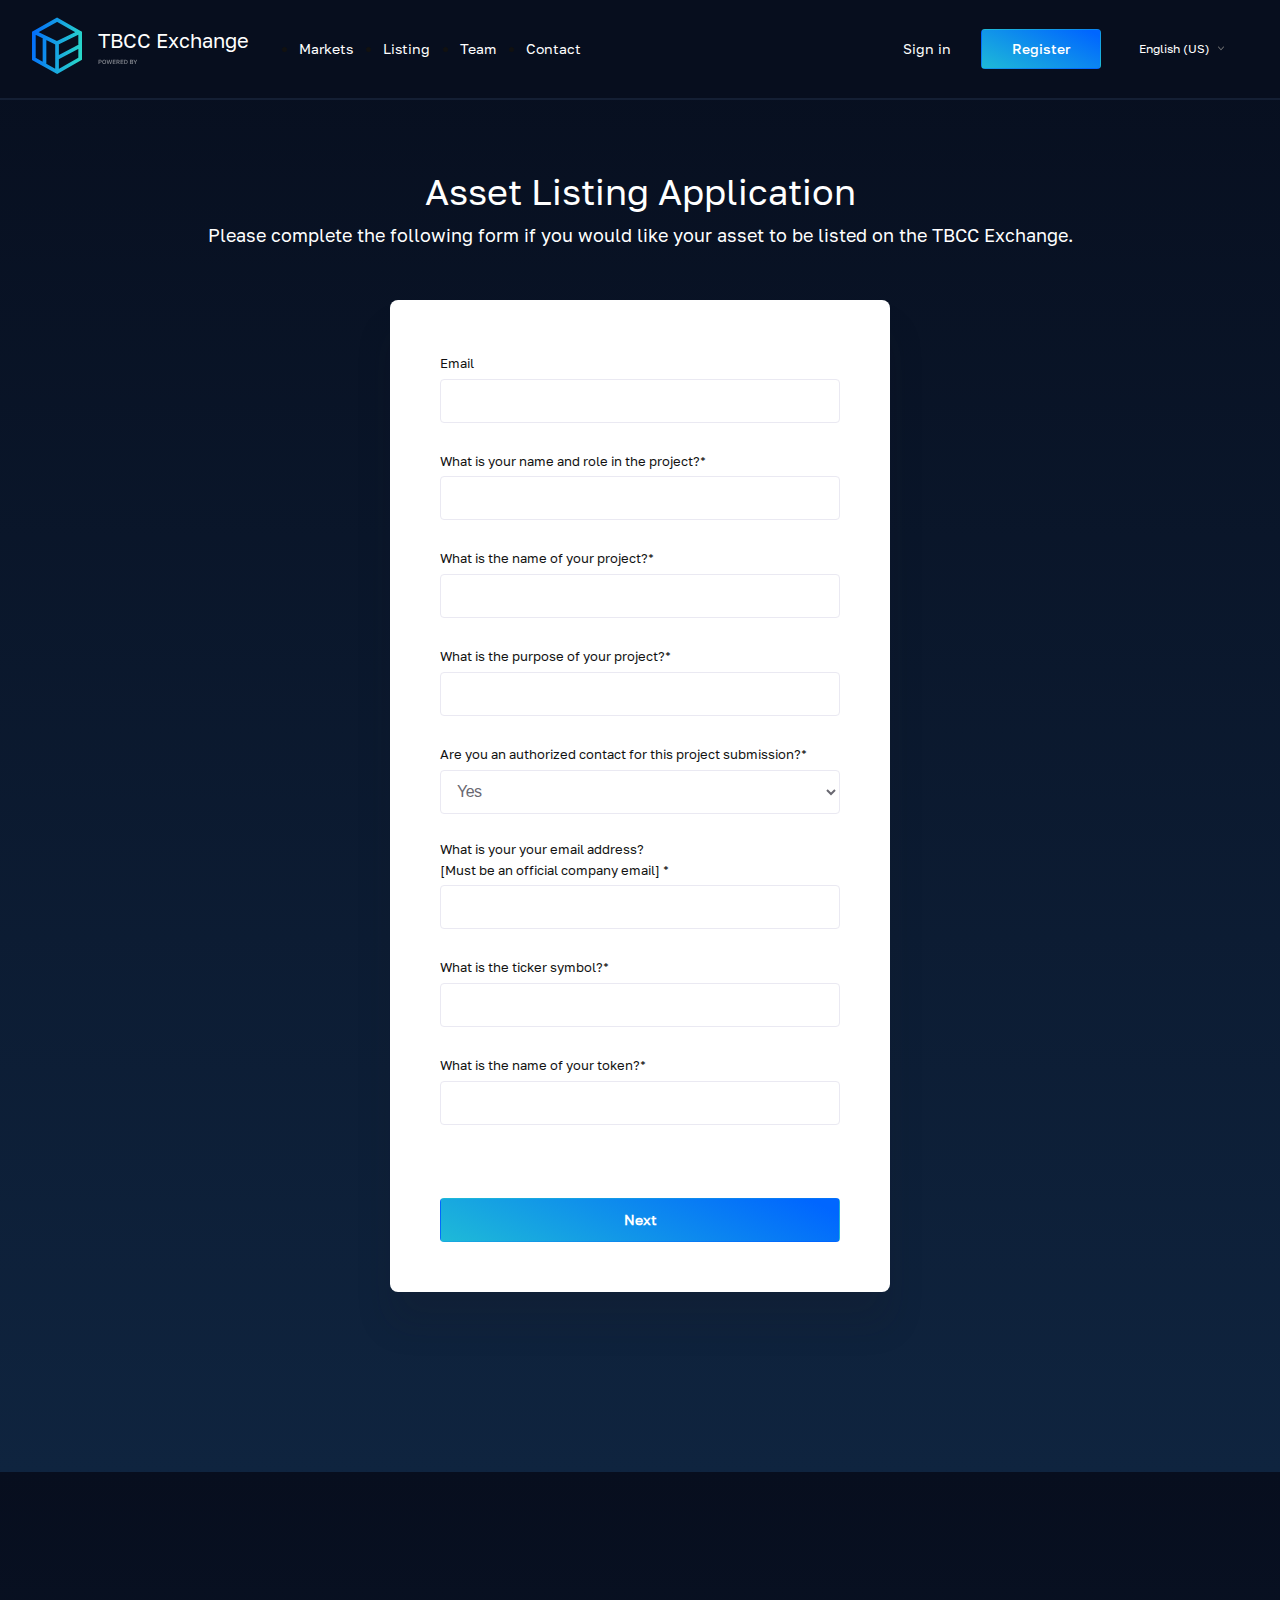
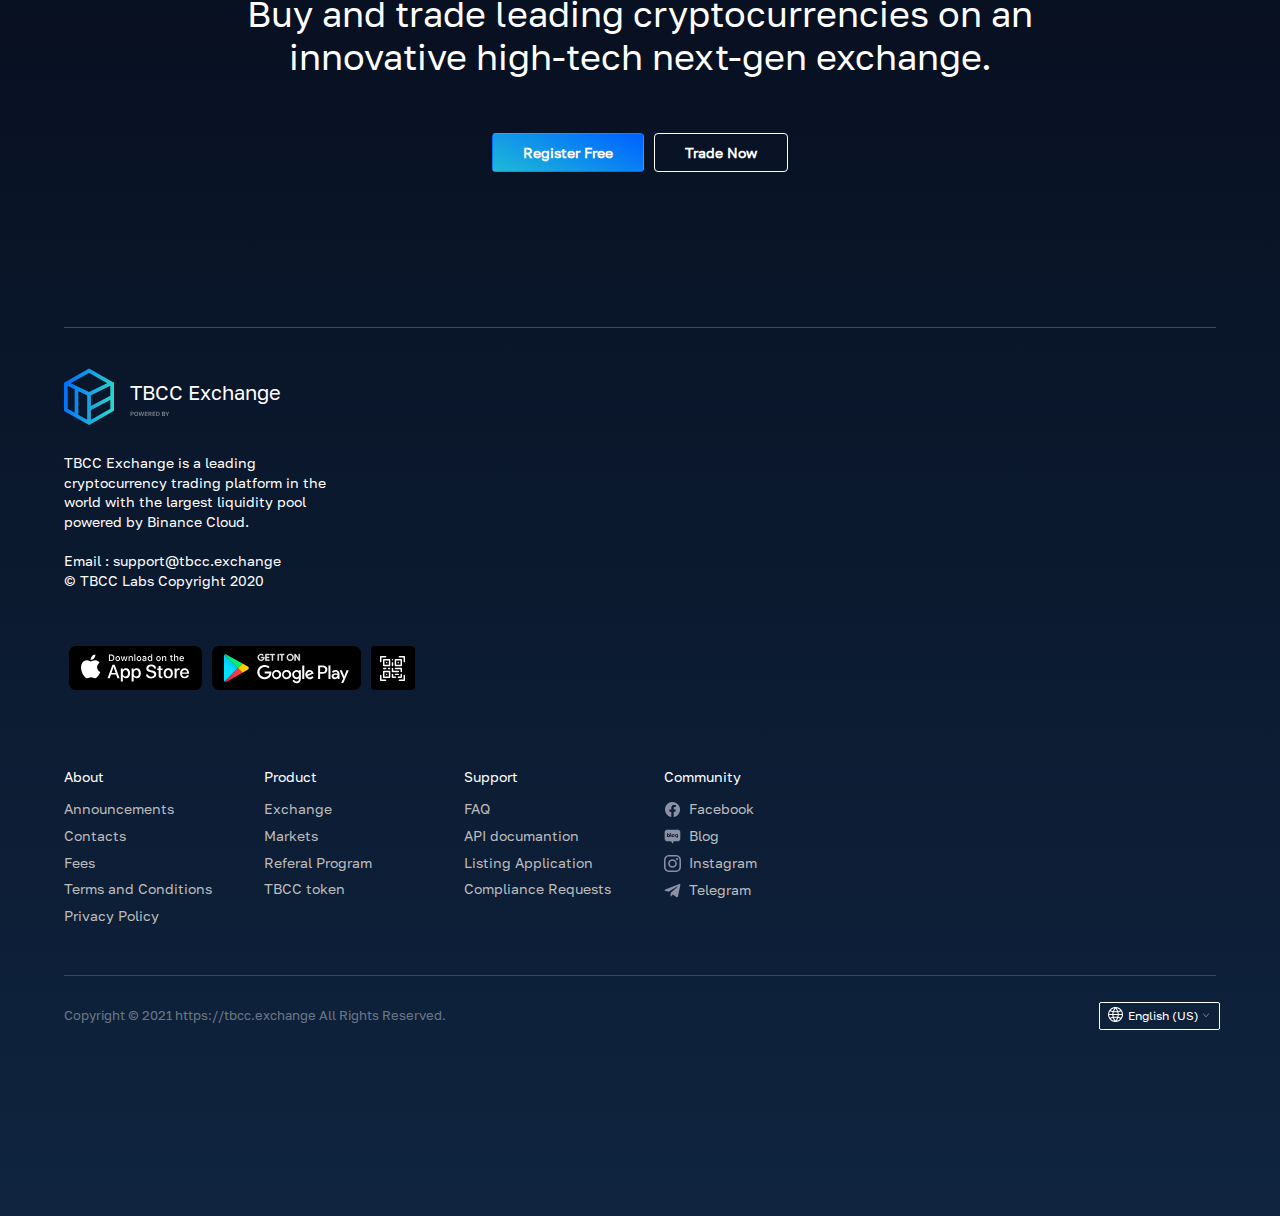
<file: listing.html>
<!DOCTYPE html>
<html lang="en">
  <head>
    <meta charset="utf-8">
    <meta name="viewport" content="width=device-width, initial-scale=1, user-scalable=no, shrink-to-fit=no">
    <link rel="shortcut icon" type="image/x-icon" sizes="256x256" href="favicon.ico"/>
    <link rel="stylesheet" href="css/bootstrap.min.css">
    <link rel="stylesheet" href="css/aos.css">
    <link rel="stylesheet" href="css/select2.min.css">
    <link rel="stylesheet" href="css/style.css">
    <title>Listing</title>
  </head>
<body>

<header class="container-fluid p-0">
    <div class="head-mobile">
        <a href="index.html" class="logo">
            <div class="brand-img">
                <img src="img/logo.svg" alt="">
            </div>
            <div class="brand-text">
                <span>TBCC Exchange</span>
                <svg width="139" height="11" viewBox="0 0 139 11" fill="none" xmlns="http://www.w3.org/2000/svg" xmlns:xlink="http://www.w3.org/1999/xlink">
                    <path d="M0.539978 3.80001H2.06998C2.63398 3.80001 3.04998 3.92201 3.31798 4.16601C3.58598 4.40601 3.71998 4.73001 3.71998 5.13801C3.71998 5.54601 3.58598 5.87201 3.31798 6.11601C3.04998 6.35601 2.63398 6.47601 2.06998 6.47601H1.25998V8.00001H0.539978V3.80001ZM2.00998 5.85201C2.19798 5.85201 2.35598 5.83801 2.48398 5.81001C2.61198 5.77801 2.71398 5.73401 2.78998 5.67801C2.86598 5.61801 2.91998 5.54401 2.95198 5.45601C2.98398 5.36401 2.99998 5.25801 2.99998 5.13801C2.99998 5.01801 2.98398 4.91401 2.95198 4.82601C2.91998 4.73801 2.86598 4.66401 2.78998 4.60401C2.71398 4.54401 2.61198 4.50001 2.48398 4.47201C2.35598 4.44001 2.19798 4.42401 2.00998 4.42401H1.25998V5.85201H2.00998Z" fill="white" fill-opacity="0.5"/>
                    <path d="M6.21092 8.06601C5.95492 8.06601 5.71092 8.02601 5.47892 7.94601C5.24692 7.86601 5.04292 7.74201 4.86692 7.57401C4.69092 7.40201 4.55092 7.18201 4.44692 6.91401C4.34292 6.64201 4.29092 6.31401 4.29092 5.93001V5.81001C4.29092 5.44201 4.34292 5.12801 4.44692 4.86801C4.55092 4.60401 4.69092 4.38801 4.86692 4.22001C5.04292 4.05201 5.24692 3.93001 5.47892 3.85401C5.71092 3.77401 5.95492 3.73401 6.21092 3.73401C6.46692 3.73401 6.71092 3.77401 6.94292 3.85401C7.17492 3.93001 7.37892 4.05201 7.55492 4.22001C7.73092 4.38801 7.87092 4.60401 7.97492 4.86801C8.07892 5.12801 8.13092 5.44201 8.13092 5.81001V5.93001C8.13092 6.31401 8.07892 6.64201 7.97492 6.91401C7.87092 7.18201 7.73092 7.40201 7.55492 7.57401C7.37892 7.74201 7.17492 7.86601 6.94292 7.94601C6.71092 8.02601 6.46692 8.06601 6.21092 8.06601ZM6.21092 7.43001C6.35892 7.43001 6.50292 7.40401 6.64292 7.35201C6.78292 7.30001 6.90692 7.21601 7.01492 7.10001C7.12292 6.98001 7.20892 6.82401 7.27292 6.63201C7.34092 6.44001 7.37492 6.20601 7.37492 5.93001V5.81001C7.37492 5.54601 7.34092 5.32401 7.27292 5.14401C7.20892 4.96001 7.12292 4.81201 7.01492 4.70001C6.90692 4.58401 6.78292 4.50001 6.64292 4.44801C6.50292 4.39601 6.35892 4.37001 6.21092 4.37001C6.05892 4.37001 5.91292 4.39601 5.77292 4.44801C5.63292 4.50001 5.50892 4.58401 5.40092 4.70001C5.29292 4.81201 5.20692 4.96001 5.14292 5.14401C5.07892 5.32401 5.04692 5.54601 5.04692 5.81001V5.93001C5.04692 6.20601 5.07892 6.44001 5.14292 6.63201C5.20692 6.82401 5.29292 6.98001 5.40092 7.10001C5.50892 7.21601 5.63292 7.30001 5.77292 7.35201C5.91292 7.40401 6.05892 7.43001 6.21092 7.43001Z" fill="white" fill-opacity="0.5"/>
                    <path d="M8.58162 3.80001H9.32562L10.1236 6.92001L11.0416 3.80001H11.6416L12.6136 6.92001L13.4056 3.80001H14.1016L12.9916 8.00001H12.2716L11.3176 4.88001L10.4116 8.00001H9.69162L8.58162 3.80001Z" fill="white" fill-opacity="0.5"/>
                    <path d="M14.79 3.80001H17.61V4.42401H15.51V5.52801H17.43V6.15201H15.51V7.37601H17.61V8.00001H14.79V3.80001Z" fill="white" fill-opacity="0.5"/>
                    <path d="M18.4814 3.80001H20.0714C20.3354 3.80001 20.5654 3.83201 20.7614 3.89601C20.9614 3.96001 21.1274 4.05001 21.2594 4.16601C21.3914 4.28201 21.4914 4.42001 21.5594 4.58001C21.6274 4.74001 21.6614 4.91601 21.6614 5.10801C21.6614 5.39601 21.5834 5.64601 21.4274 5.85801C21.2714 6.06601 21.0374 6.21601 20.7254 6.30801L21.7814 8.00001H20.9894L20.0594 6.39201H19.2014V8.00001H18.4814V3.80001ZM19.9514 5.79201C20.3194 5.79201 20.5754 5.73201 20.7194 5.61201C20.8674 5.49201 20.9414 5.32401 20.9414 5.10801C20.9414 4.89201 20.8674 4.72401 20.7194 4.60401C20.5754 4.48401 20.3194 4.42401 19.9514 4.42401H19.2014V5.79201H19.9514Z" fill="white" fill-opacity="0.5"/>
                    <path d="M22.5888 3.80001H25.4088V4.42401H23.3088V5.52801H25.2288V6.15201H23.3088V7.37601H25.4088V8.00001H22.5888V3.80001Z" fill="white" fill-opacity="0.5"/>
                    <path d="M26.2802 3.80001H27.6302C28.2662 3.80001 28.7602 3.97001 29.1122 4.31001C29.4642 4.64601 29.6402 5.14601 29.6402 5.81001V5.93001C29.6402 6.26601 29.5922 6.56401 29.4962 6.82401C29.4042 7.08001 29.2682 7.29601 29.0882 7.47201C28.9122 7.64401 28.6962 7.77601 28.4402 7.86801C28.1842 7.95601 27.8942 8.00001 27.5702 8.00001H26.2802V3.80001ZM27.5102 7.37601C27.7142 7.37601 27.9002 7.35001 28.0682 7.29801C28.2402 7.24601 28.3862 7.16401 28.5062 7.05201C28.6262 6.93601 28.7182 6.78601 28.7822 6.60201C28.8502 6.41801 28.8842 6.19401 28.8842 5.93001V5.81001C28.8842 5.56601 28.8502 5.35601 28.7822 5.18001C28.7142 5.00401 28.6222 4.86001 28.5062 4.74801C28.3902 4.63601 28.2502 4.55401 28.0862 4.50201C27.9262 4.45001 27.7542 4.42401 27.5702 4.42401H27.0002V7.37601H27.5102Z" fill="white" fill-opacity="0.5"/>
                    <path d="M31.9521 3.80001H33.6321C34.1081 3.80001 34.4561 3.90201 34.6761 4.10601C34.9001 4.31001 35.0121 4.58201 35.0121 4.92201C35.0121 5.13801 34.9561 5.32401 34.8441 5.48001C34.7321 5.63201 34.5781 5.74201 34.3821 5.81001C34.6301 5.86601 34.8261 5.98001 34.9701 6.15201C35.1181 6.32001 35.1921 6.54001 35.1921 6.81201C35.1921 6.98801 35.1641 7.15001 35.1081 7.29801C35.0521 7.44201 34.9641 7.56601 34.8441 7.67001C34.7281 7.77401 34.5781 7.85601 34.3941 7.91601C34.2101 7.97201 33.9881 8.00001 33.7281 8.00001H31.9521V3.80001ZM33.6501 7.37601C33.9621 7.37601 34.1761 7.32601 34.2921 7.22601C34.4121 7.12601 34.4721 6.97201 34.4721 6.76401C34.4721 6.66401 34.4581 6.57401 34.4301 6.49401C34.4021 6.41401 34.3561 6.34801 34.2921 6.29601C34.2281 6.24001 34.1421 6.19801 34.0341 6.17001C33.9301 6.14201 33.8001 6.12801 33.6441 6.12801H32.6721V7.37601H33.6501ZM33.5421 5.55201C33.8221 5.55201 34.0161 5.50001 34.1241 5.39601C34.2361 5.29201 34.2921 5.15201 34.2921 4.97601C34.2921 4.79601 34.2381 4.66001 34.1301 4.56801C34.0221 4.47201 33.8261 4.42401 33.5421 4.42401H32.6721V5.55201H33.5421Z" fill="white" fill-opacity="0.5"/>
                    <path d="M36.9593 6.38001L35.3393 3.80001H36.1913L37.3313 5.66001L38.3873 3.80001H39.1793L37.6793 6.38001V8.00001H36.9593V6.38001Z" fill="white" fill-opacity="0.5"/>
                    <rect x="44" width="95" height="11" fill="url(#pattern0)"/>
                    <defs>
                        <pattern id="pattern0" patternContentUnits="objectBoundingBox" width="1" height="1">
                            <use xlink:href="#image0" transform="translate(0 -0.028757) scale(0.00204082 0.0176252)"/>
                        </pattern>
                        <image id="image0" width="490" height="60" xlink:href="[data-uri]"/>
                    </defs>
                </svg>

            </div>
        </a>
        <a href="index.html" class="menu-icon">
            <img src="img/menu-icon.svg" alt="">
        </a>
    </div>
    <div class="head-container">
        <a href="#" class="menu-close">
            <img src="img/menu-close.svg" alt="">
        </a>
        <div class="left-column">
            <a href="index.html" class="logo">
                <div class="brand-img">
                    <img src="img/logo.svg" alt="">
                </div>
                <div class="brand-text">
                    <span>TBCC Exchange</span>
                    <svg width="139" height="11" viewBox="0 0 139 11" fill="none" xmlns="http://www.w3.org/2000/svg" xmlns:xlink="http://www.w3.org/1999/xlink">
                        <path d="M0.539978 3.80001H2.06998C2.63398 3.80001 3.04998 3.92201 3.31798 4.16601C3.58598 4.40601 3.71998 4.73001 3.71998 5.13801C3.71998 5.54601 3.58598 5.87201 3.31798 6.11601C3.04998 6.35601 2.63398 6.47601 2.06998 6.47601H1.25998V8.00001H0.539978V3.80001ZM2.00998 5.85201C2.19798 5.85201 2.35598 5.83801 2.48398 5.81001C2.61198 5.77801 2.71398 5.73401 2.78998 5.67801C2.86598 5.61801 2.91998 5.54401 2.95198 5.45601C2.98398 5.36401 2.99998 5.25801 2.99998 5.13801C2.99998 5.01801 2.98398 4.91401 2.95198 4.82601C2.91998 4.73801 2.86598 4.66401 2.78998 4.60401C2.71398 4.54401 2.61198 4.50001 2.48398 4.47201C2.35598 4.44001 2.19798 4.42401 2.00998 4.42401H1.25998V5.85201H2.00998Z" fill="white" fill-opacity="0.5"/>
                        <path d="M6.21092 8.06601C5.95492 8.06601 5.71092 8.02601 5.47892 7.94601C5.24692 7.86601 5.04292 7.74201 4.86692 7.57401C4.69092 7.40201 4.55092 7.18201 4.44692 6.91401C4.34292 6.64201 4.29092 6.31401 4.29092 5.93001V5.81001C4.29092 5.44201 4.34292 5.12801 4.44692 4.86801C4.55092 4.60401 4.69092 4.38801 4.86692 4.22001C5.04292 4.05201 5.24692 3.93001 5.47892 3.85401C5.71092 3.77401 5.95492 3.73401 6.21092 3.73401C6.46692 3.73401 6.71092 3.77401 6.94292 3.85401C7.17492 3.93001 7.37892 4.05201 7.55492 4.22001C7.73092 4.38801 7.87092 4.60401 7.97492 4.86801C8.07892 5.12801 8.13092 5.44201 8.13092 5.81001V5.93001C8.13092 6.31401 8.07892 6.64201 7.97492 6.91401C7.87092 7.18201 7.73092 7.40201 7.55492 7.57401C7.37892 7.74201 7.17492 7.86601 6.94292 7.94601C6.71092 8.02601 6.46692 8.06601 6.21092 8.06601ZM6.21092 7.43001C6.35892 7.43001 6.50292 7.40401 6.64292 7.35201C6.78292 7.30001 6.90692 7.21601 7.01492 7.10001C7.12292 6.98001 7.20892 6.82401 7.27292 6.63201C7.34092 6.44001 7.37492 6.20601 7.37492 5.93001V5.81001C7.37492 5.54601 7.34092 5.32401 7.27292 5.14401C7.20892 4.96001 7.12292 4.81201 7.01492 4.70001C6.90692 4.58401 6.78292 4.50001 6.64292 4.44801C6.50292 4.39601 6.35892 4.37001 6.21092 4.37001C6.05892 4.37001 5.91292 4.39601 5.77292 4.44801C5.63292 4.50001 5.50892 4.58401 5.40092 4.70001C5.29292 4.81201 5.20692 4.96001 5.14292 5.14401C5.07892 5.32401 5.04692 5.54601 5.04692 5.81001V5.93001C5.04692 6.20601 5.07892 6.44001 5.14292 6.63201C5.20692 6.82401 5.29292 6.98001 5.40092 7.10001C5.50892 7.21601 5.63292 7.30001 5.77292 7.35201C5.91292 7.40401 6.05892 7.43001 6.21092 7.43001Z" fill="white" fill-opacity="0.5"/>
                        <path d="M8.58162 3.80001H9.32562L10.1236 6.92001L11.0416 3.80001H11.6416L12.6136 6.92001L13.4056 3.80001H14.1016L12.9916 8.00001H12.2716L11.3176 4.88001L10.4116 8.00001H9.69162L8.58162 3.80001Z" fill="white" fill-opacity="0.5"/>
                        <path d="M14.79 3.80001H17.61V4.42401H15.51V5.52801H17.43V6.15201H15.51V7.37601H17.61V8.00001H14.79V3.80001Z" fill="white" fill-opacity="0.5"/>
                        <path d="M18.4814 3.80001H20.0714C20.3354 3.80001 20.5654 3.83201 20.7614 3.89601C20.9614 3.96001 21.1274 4.05001 21.2594 4.16601C21.3914 4.28201 21.4914 4.42001 21.5594 4.58001C21.6274 4.74001 21.6614 4.91601 21.6614 5.10801C21.6614 5.39601 21.5834 5.64601 21.4274 5.85801C21.2714 6.06601 21.0374 6.21601 20.7254 6.30801L21.7814 8.00001H20.9894L20.0594 6.39201H19.2014V8.00001H18.4814V3.80001ZM19.9514 5.79201C20.3194 5.79201 20.5754 5.73201 20.7194 5.61201C20.8674 5.49201 20.9414 5.32401 20.9414 5.10801C20.9414 4.89201 20.8674 4.72401 20.7194 4.60401C20.5754 4.48401 20.3194 4.42401 19.9514 4.42401H19.2014V5.79201H19.9514Z" fill="white" fill-opacity="0.5"/>
                        <path d="M22.5888 3.80001H25.4088V4.42401H23.3088V5.52801H25.2288V6.15201H23.3088V7.37601H25.4088V8.00001H22.5888V3.80001Z" fill="white" fill-opacity="0.5"/>
                        <path d="M26.2802 3.80001H27.6302C28.2662 3.80001 28.7602 3.97001 29.1122 4.31001C29.4642 4.64601 29.6402 5.14601 29.6402 5.81001V5.93001C29.6402 6.26601 29.5922 6.56401 29.4962 6.82401C29.4042 7.08001 29.2682 7.29601 29.0882 7.47201C28.9122 7.64401 28.6962 7.77601 28.4402 7.86801C28.1842 7.95601 27.8942 8.00001 27.5702 8.00001H26.2802V3.80001ZM27.5102 7.37601C27.7142 7.37601 27.9002 7.35001 28.0682 7.29801C28.2402 7.24601 28.3862 7.16401 28.5062 7.05201C28.6262 6.93601 28.7182 6.78601 28.7822 6.60201C28.8502 6.41801 28.8842 6.19401 28.8842 5.93001V5.81001C28.8842 5.56601 28.8502 5.35601 28.7822 5.18001C28.7142 5.00401 28.6222 4.86001 28.5062 4.74801C28.3902 4.63601 28.2502 4.55401 28.0862 4.50201C27.9262 4.45001 27.7542 4.42401 27.5702 4.42401H27.0002V7.37601H27.5102Z" fill="white" fill-opacity="0.5"/>
                        <path d="M31.9521 3.80001H33.6321C34.1081 3.80001 34.4561 3.90201 34.6761 4.10601C34.9001 4.31001 35.0121 4.58201 35.0121 4.92201C35.0121 5.13801 34.9561 5.32401 34.8441 5.48001C34.7321 5.63201 34.5781 5.74201 34.3821 5.81001C34.6301 5.86601 34.8261 5.98001 34.9701 6.15201C35.1181 6.32001 35.1921 6.54001 35.1921 6.81201C35.1921 6.98801 35.1641 7.15001 35.1081 7.29801C35.0521 7.44201 34.9641 7.56601 34.8441 7.67001C34.7281 7.77401 34.5781 7.85601 34.3941 7.91601C34.2101 7.97201 33.9881 8.00001 33.7281 8.00001H31.9521V3.80001ZM33.6501 7.37601C33.9621 7.37601 34.1761 7.32601 34.2921 7.22601C34.4121 7.12601 34.4721 6.97201 34.4721 6.76401C34.4721 6.66401 34.4581 6.57401 34.4301 6.49401C34.4021 6.41401 34.3561 6.34801 34.2921 6.29601C34.2281 6.24001 34.1421 6.19801 34.0341 6.17001C33.9301 6.14201 33.8001 6.12801 33.6441 6.12801H32.6721V7.37601H33.6501ZM33.5421 5.55201C33.8221 5.55201 34.0161 5.50001 34.1241 5.39601C34.2361 5.29201 34.2921 5.15201 34.2921 4.97601C34.2921 4.79601 34.2381 4.66001 34.1301 4.56801C34.0221 4.47201 33.8261 4.42401 33.5421 4.42401H32.6721V5.55201H33.5421Z" fill="white" fill-opacity="0.5"/>
                        <path d="M36.9593 6.38001L35.3393 3.80001H36.1913L37.3313 5.66001L38.3873 3.80001H39.1793L37.6793 6.38001V8.00001H36.9593V6.38001Z" fill="white" fill-opacity="0.5"/>
                        <rect x="44" width="95" height="11" fill="url(#pattern0)"/>
                        <defs>
                            <pattern id="pattern0" patternContentUnits="objectBoundingBox" width="1" height="1">
                                <use xlink:href="#image0" transform="translate(0 -0.028757) scale(0.00204082 0.0176252)"/>
                            </pattern>
                            <image id="image0" width="490" height="60" xlink:href="[data-uri]"/>
                        </defs>
                    </svg>

                </div>
            </a>
            <nav>
                <ul>
                    <li>
                        <a href="#" class="menu-item">Markets</a>
                    </li>
                    <li>
                        <a href="listing.html" class="menu-item">Listing</a>
                    </li>
                    <li>
                        <a href="team.html" class="menu-item">Team</a>
                    </li>
                    <li>
                        <a href="contacts.html" class="menu-item">Contact</a>
                    </li>
                </ul>
            </nav>
        </div>

        <div class="right-column">
            <div class="register-box">
                <a href="log-in.html">Sign in</a>
                <a href="sign-in.html" class="btn">Register</a>
            </div>
            <select name="lang" class="lang-select lang" id="lang-select">
                <option value="RU">Russian</option>
                <option value="EN" selected>English (US)</option>
                <option value="CH">Chinese</option>
            </select>
        </div>

    </div>
</header>


<section class="container-fluid gradient-color">
    <div class="contacts-page">
        <div class="center-block">
            <h2 class="mb-2">Asset Listing Application</h2>
            <p>Please complete the following form if you would like your asset to be listed on the TBCC Exchange.</p>
            <form action="#" class="contact-form">
                <div class="form-group">
                    <label for="listing-form-email" class="label--hidden">Email</label>
                    <input type="email" id="listing-form-email">
                </div>

                <div class="form-group">
                    <label for="listing-form-role" class="label--hidden">What is your name and role in the project?*</label>
                    <input type="text" id="listing-form-role">
                </div>

                <div class="form-group">
                    <label for="listing-form-name-project" class="label--hidden">What is the name of your project?*</label>
                    <input type="text" id="listing-form-name-project">
                </div>

                <div class="form-group">
                    <label for="listing-form-purpose-project" class="label--hidden">What is the purpose of your project?*</label>
                    <input type="text" id="listing-form-purpose-project">
                </div>

                <div class="form-group">
                    <label for="select-q" class="label--hidden">Are you an authorized contact for this project submission?*</label>
                    <select name="select-q" id="select-q">
                        <option value="Yes" selected>Yes</option>
                        <option value="No">No</option>
                    </select>
                </div>

                <div class="form-group">
                    <label for="listing-of-email" class="label--hidden">
                        What is your your email address?<br>
                        [Must be an official company email] *
                    </label>
                    <input type="email" id="listing-of-email">
                </div>

                <div class="form-group">
                    <label for="listing-symbol" class="label--hidden">What is the ticker symbol?*</label>
                    <input type="text" id="listing-symbol">
                </div>

                <div class="form-group">
                    <label for="listing-token" class="label--hidden">What is the name of your token?*</label>
                    <input type="text" id="listing-token">
                </div>

                <button type="submit" class="btn mt-5">Next</button>
            </form>
        </div>
    </div>
</section>

<footer>
    <div class="footer-content">
        <div class="center-block">
            <h2>Buy and trade leading cryptocurrencies on an innovative high-tech next-gen exchange.</h2>
            <div class="button-box">
                <a href="#" class="btn">
                    Register Free
                </a>
                <a href="#" class="btn transparent">
                    Trade Now
                </a>
            </div>
        </div>
        <div class="sub-menu">
            <div class="sub-menu-item">
                <a href="index.html" class="logo">
                    <div class="brand-img">
                        <img src="img/logo.svg" alt="">
                    </div>
                    <div class="brand-text">
                        <span>TBCC Exchange</span>
                        <svg width="139" height="11" viewBox="0 0 139 11" fill="none" xmlns="http://www.w3.org/2000/svg" xmlns:xlink="http://www.w3.org/1999/xlink">
                            <path d="M0.539978 3.80001H2.06998C2.63398 3.80001 3.04998 3.92201 3.31798 4.16601C3.58598 4.40601 3.71998 4.73001 3.71998 5.13801C3.71998 5.54601 3.58598 5.87201 3.31798 6.11601C3.04998 6.35601 2.63398 6.47601 2.06998 6.47601H1.25998V8.00001H0.539978V3.80001ZM2.00998 5.85201C2.19798 5.85201 2.35598 5.83801 2.48398 5.81001C2.61198 5.77801 2.71398 5.73401 2.78998 5.67801C2.86598 5.61801 2.91998 5.54401 2.95198 5.45601C2.98398 5.36401 2.99998 5.25801 2.99998 5.13801C2.99998 5.01801 2.98398 4.91401 2.95198 4.82601C2.91998 4.73801 2.86598 4.66401 2.78998 4.60401C2.71398 4.54401 2.61198 4.50001 2.48398 4.47201C2.35598 4.44001 2.19798 4.42401 2.00998 4.42401H1.25998V5.85201H2.00998Z" fill="white" fill-opacity="0.5"/>
                            <path d="M6.21092 8.06601C5.95492 8.06601 5.71092 8.02601 5.47892 7.94601C5.24692 7.86601 5.04292 7.74201 4.86692 7.57401C4.69092 7.40201 4.55092 7.18201 4.44692 6.91401C4.34292 6.64201 4.29092 6.31401 4.29092 5.93001V5.81001C4.29092 5.44201 4.34292 5.12801 4.44692 4.86801C4.55092 4.60401 4.69092 4.38801 4.86692 4.22001C5.04292 4.05201 5.24692 3.93001 5.47892 3.85401C5.71092 3.77401 5.95492 3.73401 6.21092 3.73401C6.46692 3.73401 6.71092 3.77401 6.94292 3.85401C7.17492 3.93001 7.37892 4.05201 7.55492 4.22001C7.73092 4.38801 7.87092 4.60401 7.97492 4.86801C8.07892 5.12801 8.13092 5.44201 8.13092 5.81001V5.93001C8.13092 6.31401 8.07892 6.64201 7.97492 6.91401C7.87092 7.18201 7.73092 7.40201 7.55492 7.57401C7.37892 7.74201 7.17492 7.86601 6.94292 7.94601C6.71092 8.02601 6.46692 8.06601 6.21092 8.06601ZM6.21092 7.43001C6.35892 7.43001 6.50292 7.40401 6.64292 7.35201C6.78292 7.30001 6.90692 7.21601 7.01492 7.10001C7.12292 6.98001 7.20892 6.82401 7.27292 6.63201C7.34092 6.44001 7.37492 6.20601 7.37492 5.93001V5.81001C7.37492 5.54601 7.34092 5.32401 7.27292 5.14401C7.20892 4.96001 7.12292 4.81201 7.01492 4.70001C6.90692 4.58401 6.78292 4.50001 6.64292 4.44801C6.50292 4.39601 6.35892 4.37001 6.21092 4.37001C6.05892 4.37001 5.91292 4.39601 5.77292 4.44801C5.63292 4.50001 5.50892 4.58401 5.40092 4.70001C5.29292 4.81201 5.20692 4.96001 5.14292 5.14401C5.07892 5.32401 5.04692 5.54601 5.04692 5.81001V5.93001C5.04692 6.20601 5.07892 6.44001 5.14292 6.63201C5.20692 6.82401 5.29292 6.98001 5.40092 7.10001C5.50892 7.21601 5.63292 7.30001 5.77292 7.35201C5.91292 7.40401 6.05892 7.43001 6.21092 7.43001Z" fill="white" fill-opacity="0.5"/>
                            <path d="M8.58162 3.80001H9.32562L10.1236 6.92001L11.0416 3.80001H11.6416L12.6136 6.92001L13.4056 3.80001H14.1016L12.9916 8.00001H12.2716L11.3176 4.88001L10.4116 8.00001H9.69162L8.58162 3.80001Z" fill="white" fill-opacity="0.5"/>
                            <path d="M14.79 3.80001H17.61V4.42401H15.51V5.52801H17.43V6.15201H15.51V7.37601H17.61V8.00001H14.79V3.80001Z" fill="white" fill-opacity="0.5"/>
                            <path d="M18.4814 3.80001H20.0714C20.3354 3.80001 20.5654 3.83201 20.7614 3.89601C20.9614 3.96001 21.1274 4.05001 21.2594 4.16601C21.3914 4.28201 21.4914 4.42001 21.5594 4.58001C21.6274 4.74001 21.6614 4.91601 21.6614 5.10801C21.6614 5.39601 21.5834 5.64601 21.4274 5.85801C21.2714 6.06601 21.0374 6.21601 20.7254 6.30801L21.7814 8.00001H20.9894L20.0594 6.39201H19.2014V8.00001H18.4814V3.80001ZM19.9514 5.79201C20.3194 5.79201 20.5754 5.73201 20.7194 5.61201C20.8674 5.49201 20.9414 5.32401 20.9414 5.10801C20.9414 4.89201 20.8674 4.72401 20.7194 4.60401C20.5754 4.48401 20.3194 4.42401 19.9514 4.42401H19.2014V5.79201H19.9514Z" fill="white" fill-opacity="0.5"/>
                            <path d="M22.5888 3.80001H25.4088V4.42401H23.3088V5.52801H25.2288V6.15201H23.3088V7.37601H25.4088V8.00001H22.5888V3.80001Z" fill="white" fill-opacity="0.5"/>
                            <path d="M26.2802 3.80001H27.6302C28.2662 3.80001 28.7602 3.97001 29.1122 4.31001C29.4642 4.64601 29.6402 5.14601 29.6402 5.81001V5.93001C29.6402 6.26601 29.5922 6.56401 29.4962 6.82401C29.4042 7.08001 29.2682 7.29601 29.0882 7.47201C28.9122 7.64401 28.6962 7.77601 28.4402 7.86801C28.1842 7.95601 27.8942 8.00001 27.5702 8.00001H26.2802V3.80001ZM27.5102 7.37601C27.7142 7.37601 27.9002 7.35001 28.0682 7.29801C28.2402 7.24601 28.3862 7.16401 28.5062 7.05201C28.6262 6.93601 28.7182 6.78601 28.7822 6.60201C28.8502 6.41801 28.8842 6.19401 28.8842 5.93001V5.81001C28.8842 5.56601 28.8502 5.35601 28.7822 5.18001C28.7142 5.00401 28.6222 4.86001 28.5062 4.74801C28.3902 4.63601 28.2502 4.55401 28.0862 4.50201C27.9262 4.45001 27.7542 4.42401 27.5702 4.42401H27.0002V7.37601H27.5102Z" fill="white" fill-opacity="0.5"/>
                            <path d="M31.9521 3.80001H33.6321C34.1081 3.80001 34.4561 3.90201 34.6761 4.10601C34.9001 4.31001 35.0121 4.58201 35.0121 4.92201C35.0121 5.13801 34.9561 5.32401 34.8441 5.48001C34.7321 5.63201 34.5781 5.74201 34.3821 5.81001C34.6301 5.86601 34.8261 5.98001 34.9701 6.15201C35.1181 6.32001 35.1921 6.54001 35.1921 6.81201C35.1921 6.98801 35.1641 7.15001 35.1081 7.29801C35.0521 7.44201 34.9641 7.56601 34.8441 7.67001C34.7281 7.77401 34.5781 7.85601 34.3941 7.91601C34.2101 7.97201 33.9881 8.00001 33.7281 8.00001H31.9521V3.80001ZM33.6501 7.37601C33.9621 7.37601 34.1761 7.32601 34.2921 7.22601C34.4121 7.12601 34.4721 6.97201 34.4721 6.76401C34.4721 6.66401 34.4581 6.57401 34.4301 6.49401C34.4021 6.41401 34.3561 6.34801 34.2921 6.29601C34.2281 6.24001 34.1421 6.19801 34.0341 6.17001C33.9301 6.14201 33.8001 6.12801 33.6441 6.12801H32.6721V7.37601H33.6501ZM33.5421 5.55201C33.8221 5.55201 34.0161 5.50001 34.1241 5.39601C34.2361 5.29201 34.2921 5.15201 34.2921 4.97601C34.2921 4.79601 34.2381 4.66001 34.1301 4.56801C34.0221 4.47201 33.8261 4.42401 33.5421 4.42401H32.6721V5.55201H33.5421Z" fill="white" fill-opacity="0.5"/>
                            <path d="M36.9593 6.38001L35.3393 3.80001H36.1913L37.3313 5.66001L38.3873 3.80001H39.1793L37.6793 6.38001V8.00001H36.9593V6.38001Z" fill="white" fill-opacity="0.5"/>
                            <rect x="44" width="95" height="11" fill="url(#pattern0)"/>
                            <defs>
                                <pattern id="pattern0" patternContentUnits="objectBoundingBox" width="1" height="1">
                                    <use xlink:href="#image0" transform="translate(0 -0.028757) scale(0.00204082 0.0176252)"/>
                                </pattern>
                                <image id="image0" width="490" height="60" xlink:href="[data-uri]"/>
                            </defs>
                        </svg>

                    </div>
                </a>
                <p>TBCC Exchange is a leading cryptocurrency trading platform in the world with the largest liquidity pool powered by Binance Cloud.
                </p>
                <p>
                    Email : <a href="mailto:support@tbcc.exchange">support@tbcc.exchange</a><br>
                    © TBCC Labs Copyright 2020
                </p>
                <div class="button-box">
                    <a href="#">
                        <img src="img/app.svg" alt="">
                    </a>
                    <a href="#">
                        <img src="img/google.svg" alt="">
                    </a>
                    <a href="#">
                        <img src="img/hj.svg" alt="">
                    </a>
                </div>
            </div>
            <div class="footer-nav">
                <div class="sub-menu-item">
                    <a href="#" class="footer-link caption">
                        About
                    </a>
                    <a href="#" class="footer-link">
                        Announcements
                    </a>
                    <a href="contacts.html" class="footer-link">
                        Contacts
                    </a>
                    <a href="#" class="footer-link">
                        Fees
                    </a>
                    <a href="#" class="footer-link">
                        Terms and Conditions
                    </a>
                    <a href="#" class="footer-link">
                        Privacy Policy
                    </a>
                </div>
                <div class="sub-menu-item">
                    <a href="#" class="footer-link caption">
                        Product
                    </a>
                    <a href="#" class="footer-link">
                        Exchange
                    </a>
                    <a href="#" class="footer-link">
                        Markets
                    </a>
                    <a href="referal.html" class="footer-link">
                        Referal Program
                    </a>
                    <a href="token.html" class="footer-link">
                        TBCC token
                    </a>
                </div>
                <div class="sub-menu-item">
                    <a href="#" class="footer-link caption">
                        Support
                    </a>
                    <a href="#" class="footer-link">
                        FAQ
                    </a>
                    <a href="#" class="footer-link">
                        API documantion
                    </a>
                    <a href="listing.html" class="footer-link">
                        Listing Application
                    </a>
                    <a href="compliance.html" class="footer-link">
                        Compliance Requests
                    </a>
                </div>
                <div class="sub-menu-item">
                    <a href="#" class="footer-link caption">
                        Community
                    </a>
                    <a href="#" class="footer-link">
                        <svg width="17" height="17" viewBox="0 0 17 17" fill="none" xmlns="http://www.w3.org/2000/svg">
                            <path d="M16.0556 8.49775C16.0557 7.05419 15.6422 5.64083 14.8639 4.42504C14.0856 3.20925 12.9752 2.24196 11.6642 1.63775C10.3532 1.03353 8.89649 0.817694 7.46659 1.01579C6.03669 1.2139 4.69352 1.81764 3.59614 2.75552C2.49877 3.6934 1.69316 4.92613 1.27473 6.30771C0.856308 7.6893 0.842589 9.16185 1.2352 10.551C1.62782 11.9401 2.41032 13.1877 3.49003 14.1458C4.56974 15.104 5.90143 15.7326 7.32739 15.9574V10.676H5.39846V8.49775H7.32739V6.83326C7.28535 6.44482 7.32933 6.05189 7.45622 5.68236C7.58311 5.31283 7.78979 4.97577 8.06159 4.6951C8.33339 4.41443 8.66365 4.19703 9.02891 4.05835C9.39417 3.91966 9.78549 3.86308 10.1751 3.89264C10.738 3.90019 11.3001 3.95308 11.8547 4.04828V5.89184H10.9057C10.743 5.87073 10.5776 5.88633 10.4217 5.93747C10.2657 5.98862 10.1232 6.07402 10.0046 6.18742C9.88603 6.30081 9.7943 6.43932 9.7362 6.59278C9.6781 6.74624 9.65509 6.91077 9.66885 7.07428V8.49019H11.7693L11.4346 10.6677H9.66885V15.9498C11.4484 15.6762 13.0711 14.774 14.2427 13.4069C15.4144 12.0398 16.0575 10.2982 16.0556 8.49775Z" fill="#8C90A5"/>
                        </svg>
                        Facebook
                    </a>
                    <a href="#" class="footer-link">
                        <svg width="17" height="17" viewBox="0 0 17 17" fill="none" xmlns="http://www.w3.org/2000/svg">
                            <path d="M13.6722 1.65332C14.02 1.65281 14.3645 1.72081 14.6861 1.85345C15.0076 1.98608 15.2999 2.18075 15.5462 2.42634C15.7926 2.67193 15.9881 2.96363 16.1217 3.28478C16.2553 3.60594 16.3243 3.95026 16.3248 4.29809V10.7007C16.3243 11.0485 16.2553 11.3928 16.1217 11.714C15.9881 12.0352 15.7926 12.3269 15.5462 12.5724C15.2999 12.818 15.0076 13.0127 14.6861 13.1453C14.3645 13.278 14.02 13.346 13.6722 13.3455H9.68938C9.68938 13.3699 9.68351 13.3944 9.67177 13.4169L8.6301 15.3799C8.61715 15.404 8.59804 15.4242 8.57471 15.4385C8.55138 15.4528 8.52467 15.4607 8.49732 15.4613C8.46996 15.4619 8.44294 15.4552 8.41901 15.4419C8.39508 15.4287 8.3751 15.4093 8.36112 15.3858L7.21968 13.4227C7.20643 13.3992 7.19968 13.3725 7.20012 13.3455H3.32783C2.98 13.346 2.63547 13.278 2.31392 13.1453C1.99237 13.0127 1.7001 12.818 1.45378 12.5724C1.20746 12.3269 1.01193 12.0352 0.878348 11.714C0.744764 11.3928 0.675745 11.0485 0.675232 10.7007V4.29809C0.675745 3.95018 0.744796 3.60578 0.878441 3.28456C1.01209 2.96334 1.20771 2.67159 1.45413 2.42599C1.70055 2.18039 1.99294 1.98574 2.3146 1.85316C2.63627 1.72059 2.9809 1.65268 3.32881 1.65332H13.6722ZM12.2774 6.21907C12.0877 6.21907 11.9087 6.2533 11.7385 6.32177C11.5683 6.39023 11.4177 6.49 11.2856 6.62106C11.1658 6.73968 11.073 6.88282 11.0137 7.04066C10.955 7.19716 10.9257 7.37713 10.9257 7.57959C10.9257 7.77521 10.9589 7.9542 11.0235 8.1195C11.09 8.28382 11.1859 8.42858 11.312 8.55084C11.4441 8.67799 11.5957 8.77385 11.7659 8.84036C11.9361 8.90785 12.1151 8.9411 12.3038 8.9411C12.4946 8.9411 12.6559 8.90589 12.787 8.83547C12.9188 8.76494 13.0246 8.65429 13.0892 8.51954C13.0892 8.52737 13.0892 8.5391 13.0912 8.55573L13.0922 8.57236L13.0932 8.58018L13.0941 8.60855V8.64963C13.0941 8.85503 13.0873 9.08879 12.9504 9.20714C12.8036 9.33234 12.6501 9.37635 12.4007 9.39494C12.4114 9.39102 12.4007 10.0894 12.4007 10.0825C12.8219 10.0883 13.2316 9.94447 13.5568 9.67663C13.8365 9.45264 14.0038 9.03108 14.0038 8.62322V6.26601H13.1V6.61128L13.0902 6.59563C13.013 6.47456 12.9027 6.37816 12.7723 6.31785C12.6166 6.24891 12.4477 6.21518 12.2774 6.21907ZM3.92643 5.32215H2.99626V9.0663H3.90002V8.69755L3.90686 8.71125C3.96977 8.83939 4.07521 8.94173 4.20518 9.00076C4.35386 9.07608 4.52796 9.11324 4.72847 9.11324C5.09657 9.11388 5.45036 8.97068 5.71439 8.71418C5.83469 8.58899 5.92566 8.44814 5.98532 8.29067C6.04401 8.13222 6.07335 7.95127 6.07335 7.74685C6.07335 7.55612 6.04107 7.37811 5.97456 7.21379C5.90673 7.05101 5.81901 6.89726 5.71341 6.75604C5.57966 6.58535 5.4147 6.44163 5.2273 6.33252C5.06931 6.23941 4.88831 6.19264 4.70499 6.19755C4.51231 6.19755 4.35581 6.22982 4.20714 6.2934C4.09513 6.34006 3.99805 6.41651 3.92643 6.51445V5.32118V5.32215ZM9.15631 6.21907C8.72888 6.21907 8.38362 6.35209 8.11953 6.61715C7.8574 6.88221 7.72536 7.22944 7.72536 7.65784C7.72536 8.08527 7.8574 8.43151 8.12149 8.69658C8.38557 8.96066 8.73084 9.09466 9.15631 9.09466C9.58178 9.09466 9.92705 8.96164 10.1931 8.69364C10.4572 8.4276 10.5902 8.08233 10.5902 7.65784C10.5902 7.23139 10.4582 6.88417 10.1941 6.61813C9.92901 6.35209 9.58276 6.21907 9.15729 6.21907H9.15631ZM5.86991 5.10404V6.02345H5.88164C6.00009 6.02595 6.11426 6.06821 6.20579 6.14342C6.29733 6.21864 6.36092 6.32244 6.38634 6.43816H6.38145V9.03597H7.32238V6.43816H7.31651C7.28747 6.07431 7.12232 5.73478 6.854 5.48732C6.58569 5.23985 6.23394 5.10264 5.86893 5.10306L5.86991 5.10404ZM9.16414 6.99665C9.36563 6.99665 9.52603 7.05631 9.64634 7.17564C9.70776 7.23925 9.7555 7.31476 9.78662 7.39752C9.81774 7.48029 9.83158 7.56855 9.82729 7.65686C9.83146 7.74481 9.81745 7.83267 9.78615 7.91496C9.75485 7.99725 9.70692 8.07221 9.64536 8.13515C9.58133 8.19584 9.5057 8.24298 9.42301 8.27374C9.34032 8.30449 9.25227 8.31824 9.16414 8.31414C9.07626 8.3179 8.98852 8.30389 8.90617 8.27297C8.82382 8.24205 8.74856 8.19484 8.68487 8.13417C8.62303 8.07154 8.57478 7.99683 8.54314 7.9147C8.5115 7.83257 8.49715 7.74479 8.50099 7.65686C8.50099 7.46124 8.56261 7.30084 8.68683 7.17955C8.74994 7.11846 8.82476 7.07076 8.90679 7.03933C8.98882 7.0079 9.07635 6.99338 9.16414 6.99665ZM12.4633 6.89395C12.6657 6.89395 12.8369 6.96046 12.9768 7.09544C13.0453 7.16066 13.0993 7.23955 13.1354 7.327C13.1714 7.41445 13.1887 7.50851 13.1861 7.60307C13.1887 7.69763 13.1714 7.79168 13.1354 7.87913C13.0993 7.96658 13.0453 8.04548 12.9768 8.1107C12.9089 8.17679 12.8285 8.22866 12.7403 8.26326C12.6522 8.29786 12.558 8.3145 12.4633 8.31219C12.3686 8.31485 12.2744 8.29847 12.1862 8.26403C12.098 8.22958 12.0176 8.17778 11.9498 8.11168C11.882 8.04585 11.8288 7.96662 11.7934 7.87904C11.758 7.79146 11.7413 7.69747 11.7444 7.60307C11.7444 7.39571 11.8118 7.2265 11.9478 7.09348C12.016 7.02736 12.0967 6.97563 12.1853 6.94135C12.2738 6.90707 12.3684 6.89095 12.4633 6.89395ZM4.47905 6.9497C4.56655 6.94705 4.65369 6.96195 4.73534 6.99354C4.81698 7.02512 4.89147 7.07274 4.95441 7.13358C5.01714 7.1946 5.06643 7.26806 5.09911 7.34925C5.13178 7.43044 5.14713 7.51756 5.14416 7.60502C5.14617 7.69283 5.13033 7.78013 5.0976 7.86162C5.06486 7.94312 5.01591 8.01712 4.95372 8.07913C4.89152 8.14114 4.81738 8.18987 4.73579 8.22237C4.65419 8.25486 4.56685 8.27045 4.47905 8.26817C4.39139 8.27046 4.30417 8.25487 4.22273 8.22234C4.14129 8.18982 4.06734 8.14104 4.00537 8.07898C3.94341 8.01692 3.89474 7.94289 3.86233 7.86141C3.82992 7.77992 3.81446 7.69269 3.81688 7.60502C3.81688 7.4143 3.88046 7.2578 4.00663 7.13456C4.06898 7.07367 4.14292 7.02593 4.22408 6.99417C4.30523 6.96242 4.39194 6.9473 4.47905 6.9497Z" fill="#8C90A5"/>
                        </svg>
                        Blog
                    </a>
                    <a href="#" class="footer-link">
                        <svg width="17" height="17" viewBox="0 0 17 17" fill="none" xmlns="http://www.w3.org/2000/svg">
                            <path d="M8.49998 1.53156C10.7696 1.53156 11.0384 1.5402 11.9347 1.58109C12.7634 1.61892 13.2135 1.75739 13.5131 1.87376C13.9098 2.02796 14.193 2.21218 14.4904 2.50961C14.7878 2.80703 14.972 3.09022 15.1262 3.48694C15.2426 3.78649 15.3811 4.23656 15.4189 5.06527C15.4598 5.9616 15.4684 6.23041 15.4684 8.50002C15.4684 10.7696 15.4598 11.0384 15.4189 11.9347C15.3811 12.7635 15.2426 13.2135 15.1262 13.5131C14.972 13.9098 14.7878 14.193 14.4904 14.4904C14.193 14.7879 13.9098 14.9721 13.5131 15.1262C13.2135 15.2426 12.7634 15.3811 11.9347 15.4189C11.0385 15.4598 10.7697 15.4685 8.49998 15.4685C6.23024 15.4685 5.96143 15.4598 5.06527 15.4189C4.23653 15.3811 3.78646 15.2426 3.48694 15.1262C3.09019 14.9721 2.807 14.7879 2.50957 14.4904C2.21215 14.193 2.02792 13.9098 1.87376 13.5131C1.75736 13.2135 1.61888 12.7635 1.58106 11.9348C1.54017 11.0384 1.53153 10.7696 1.53153 8.50002C1.53153 6.23041 1.54017 5.9616 1.58106 5.0653C1.61888 4.23656 1.75736 3.78649 1.87376 3.48694C2.02792 3.09022 2.21215 2.80703 2.50957 2.50961C2.807 2.21218 3.09019 2.02796 3.48694 1.87376C3.78646 1.75739 4.23653 1.61892 5.06524 1.58109C5.96156 1.5402 6.23037 1.53156 8.49998 1.53156ZM8.49998 0C6.1915 0 5.90208 0.00978484 4.99546 0.0511511C4.0907 0.0924498 3.47284 0.236118 2.93214 0.446256C2.37319 0.663479 1.89917 0.954122 1.42663 1.42666C0.954089 1.8992 0.663445 2.37323 0.446222 2.93218C0.236084 3.47287 0.0924161 4.09073 0.0511173 4.99549C0.00975109 5.90208 0 6.19154 0 8.50002C0 10.8085 0.00975109 11.098 0.0511173 12.0045C0.0924161 12.9093 0.236084 13.5272 0.446222 14.0679C0.663445 14.6268 0.954089 15.1008 1.42663 15.5734C1.89917 16.0459 2.37319 16.3366 2.93214 16.5538C3.47284 16.7639 4.0907 16.9076 4.99546 16.9489C5.90208 16.9902 6.1915 17 8.49998 17C10.8085 17 11.0979 16.9902 12.0045 16.9489C12.9093 16.9076 13.5271 16.7639 14.0678 16.5538C14.6268 16.3366 15.1008 16.0459 15.5733 15.5734C16.0459 15.1008 16.3365 14.6268 16.5537 14.0679C16.7639 13.5272 16.9076 12.9093 16.9488 12.0045C16.9902 11.098 17 10.8085 17 8.50002C17 6.19154 16.9902 5.90208 16.9488 4.99549C16.9076 4.09073 16.7639 3.47287 16.5537 2.93218C16.3365 2.37323 16.0459 1.8992 15.5733 1.42666C15.1008 0.954122 14.6268 0.663479 14.0678 0.446256C13.5271 0.236118 12.9093 0.0924498 12.0045 0.0511511C11.0979 0.00978484 10.8085 0 8.49998 0ZM8.49998 4.13514C6.08934 4.13514 4.1351 6.08937 4.1351 8.50002C4.1351 10.9107 6.08934 12.8649 8.49998 12.8649C10.9106 12.8649 12.8649 10.9107 12.8649 8.50002C12.8649 6.08937 10.9106 4.13514 8.49998 4.13514ZM8.49998 11.3334C6.93519 11.3334 5.66663 10.0648 5.66663 8.50002C5.66663 6.93522 6.93519 5.66667 8.49998 5.66667C10.0648 5.66667 11.3333 6.93522 11.3333 8.50002C11.3333 10.0648 10.0648 11.3334 8.49998 11.3334ZM14.0573 3.96269C14.0573 4.52602 13.6006 4.98271 13.0373 4.98271C12.474 4.98271 12.0173 4.52602 12.0173 3.96269C12.0173 3.39935 12.474 2.9427 13.0373 2.9427C13.6006 2.9427 14.0573 3.39935 14.0573 3.96269Z" fill="#8C90A5"/>
                        </svg>
                        Instagram
                    </a>
                    <a href="#" class="footer-link">
                        <svg width="17" height="17" viewBox="0 0 17 17" fill="none" xmlns="http://www.w3.org/2000/svg">
                            <path d="M15.3226 2.1133L1.24061 7.54348C0.280299 7.92881 0.284832 8.46526 1.06683 8.70477L4.67989 9.83282L13.0469 4.55374C13.4421 4.31423 13.804 4.44268 13.5063 4.70712L6.72745 10.8249L6.79696 10.9465L6.72745 10.8256L6.47811 14.552C6.61972 14.5503 6.7591 14.5164 6.88577 14.4531C7.01244 14.3898 7.12311 14.2986 7.20949 14.1863L8.96616 12.4788L12.6193 15.1791C13.2917 15.5494 13.7768 15.3574 13.9445 14.5543L16.3426 3.25268C16.5882 2.26819 15.9671 1.82165 15.3241 2.1133" fill="#8C90A5"/>
                        </svg>
                        Telegram
                    </a>
                </div>
            </div>
        </div>
        <div class="footer-bottom">
            <div class="corp">Copyright © 2021 https://tbcc.exchange  All Rights Reserved.</div>
            <select name="lang" class="lang-select lang" id="lang-select-footer">
                <option value="RU">Russian</option>
                <option value="EN" selected>English (US)</option>
                <option value="CH">Chinese</option>
            </select>
        </div>
    </div>
</footer>


    <script src="js/jquery.min.js"></script>
    <script src="js/aos.js"></script>
    <script src="js/select2.min.js"></script>
    <script src="js/bootstrap.min.js"></script>
    <script src="js/scripts.js"></script>
  </body>
</html>
</file>
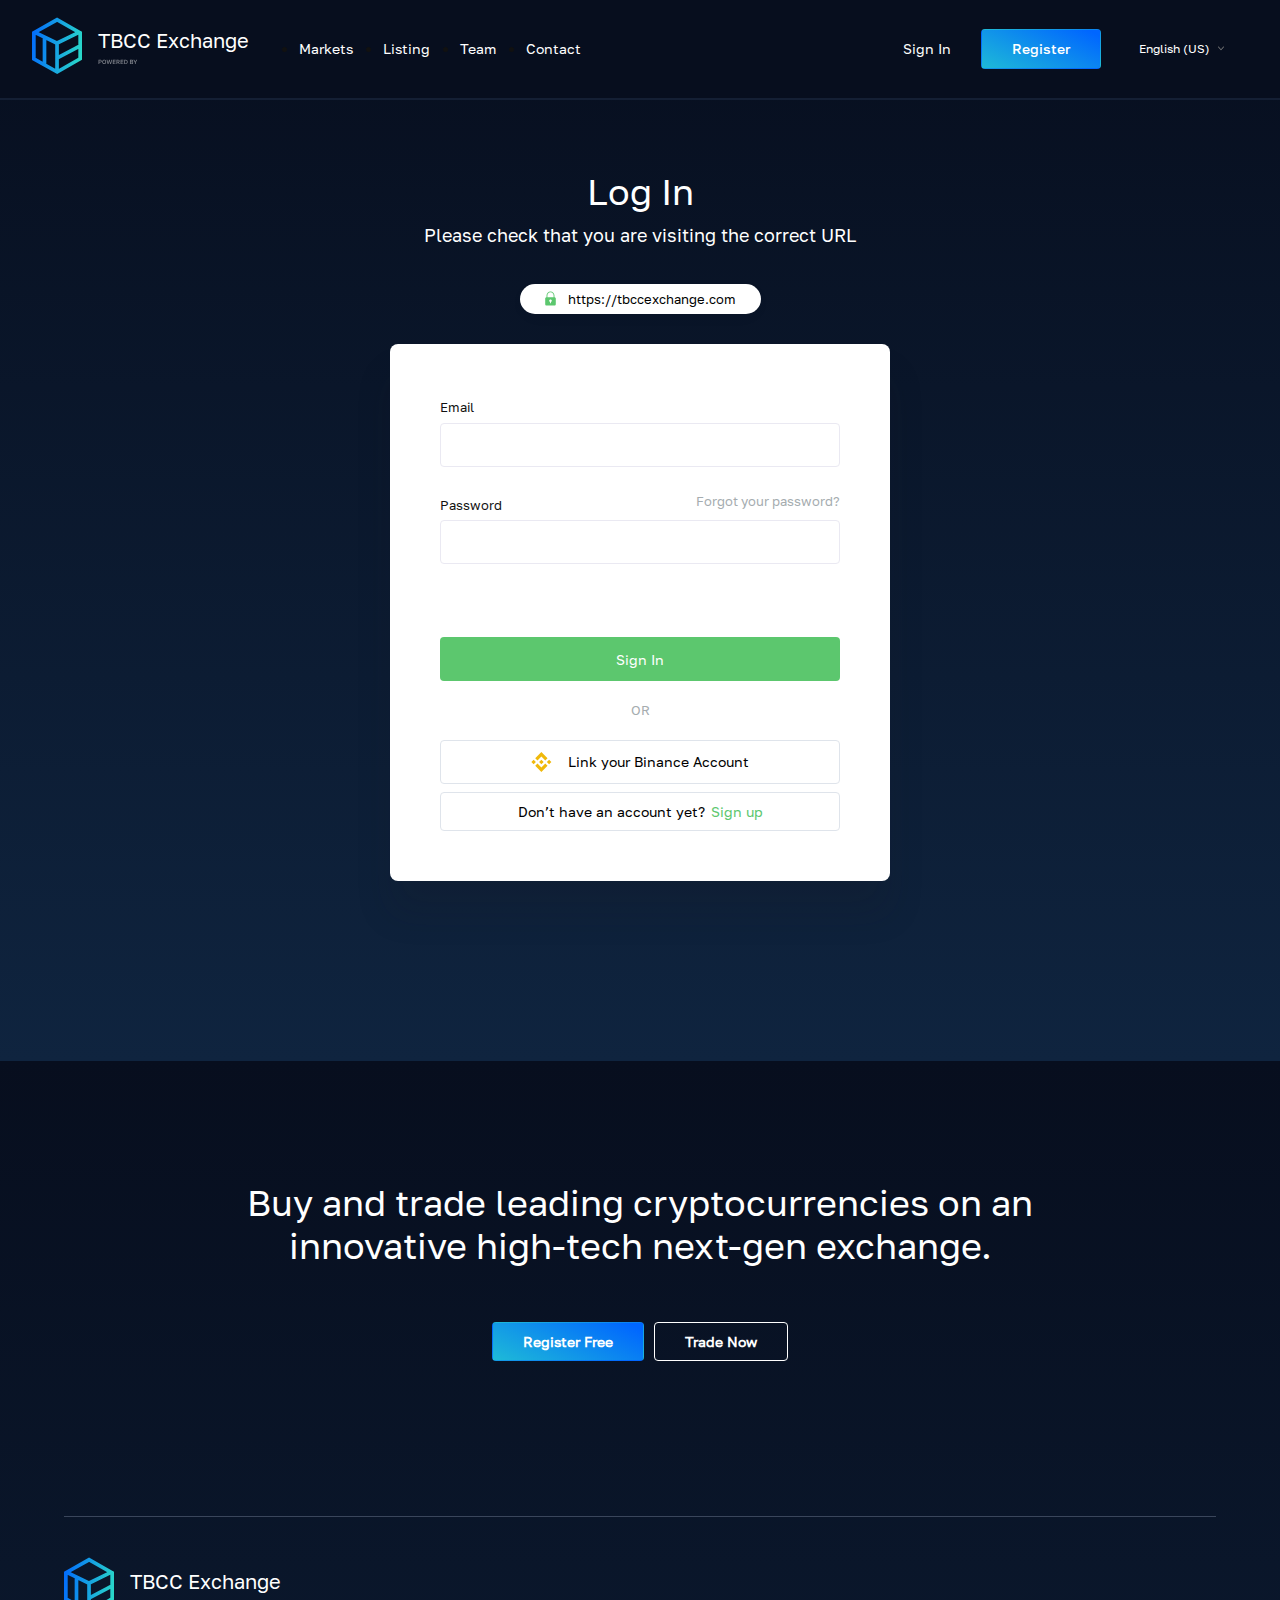
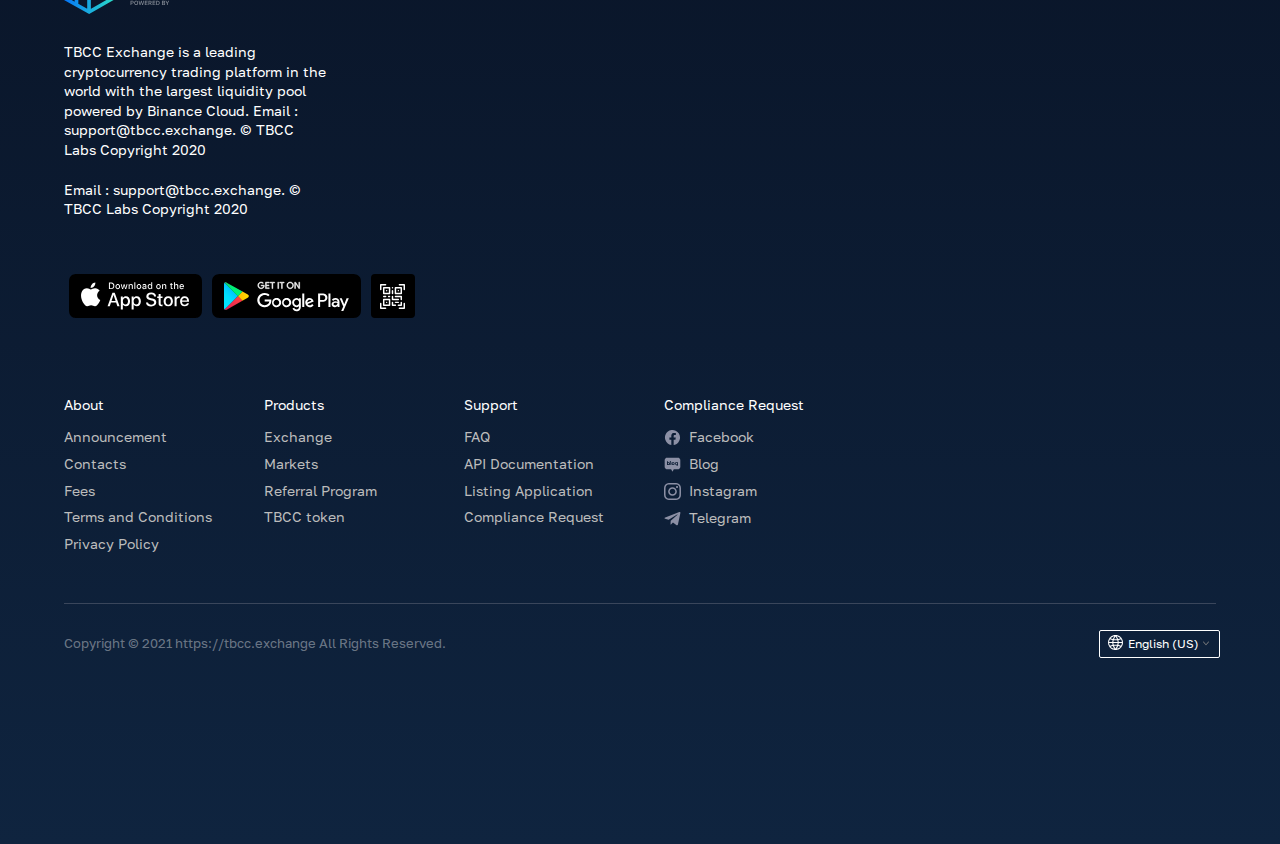
<file: log-in.html>
<!DOCTYPE html>
<html lang="en">
  <head>
    <meta charset="utf-8">
    <meta name="viewport" content="width=device-width, initial-scale=1, user-scalable=no, shrink-to-fit=no">
    <link rel="shortcut icon" type="image/x-icon" sizes="256x256" href="favicon.ico"/>
    <link rel="stylesheet" href="css/bootstrap.min.css">
    <link rel="stylesheet" href="css/aos.css">
    <link rel="stylesheet" href="css/select2.min.css">
    <link rel="stylesheet" href="css/style.css">
    <title>Log In</title>
  </head>
<body>

<header class="container-fluid p-0">
    <div class="head-mobile">
        <a href="index.html" class="logo">
            <div class="brand-img">
                <img src="img/logo.svg" alt="">
            </div>
            <div class="brand-text">
                <span>TBCC Exchange</span>
                <svg width="139" height="11" viewBox="0 0 139 11" fill="none" xmlns="http://www.w3.org/2000/svg" xmlns:xlink="http://www.w3.org/1999/xlink">
                    <path d="M0.539978 3.80001H2.06998C2.63398 3.80001 3.04998 3.92201 3.31798 4.16601C3.58598 4.40601 3.71998 4.73001 3.71998 5.13801C3.71998 5.54601 3.58598 5.87201 3.31798 6.11601C3.04998 6.35601 2.63398 6.47601 2.06998 6.47601H1.25998V8.00001H0.539978V3.80001ZM2.00998 5.85201C2.19798 5.85201 2.35598 5.83801 2.48398 5.81001C2.61198 5.77801 2.71398 5.73401 2.78998 5.67801C2.86598 5.61801 2.91998 5.54401 2.95198 5.45601C2.98398 5.36401 2.99998 5.25801 2.99998 5.13801C2.99998 5.01801 2.98398 4.91401 2.95198 4.82601C2.91998 4.73801 2.86598 4.66401 2.78998 4.60401C2.71398 4.54401 2.61198 4.50001 2.48398 4.47201C2.35598 4.44001 2.19798 4.42401 2.00998 4.42401H1.25998V5.85201H2.00998Z" fill="white" fill-opacity="0.5"/>
                    <path d="M6.21092 8.06601C5.95492 8.06601 5.71092 8.02601 5.47892 7.94601C5.24692 7.86601 5.04292 7.74201 4.86692 7.57401C4.69092 7.40201 4.55092 7.18201 4.44692 6.91401C4.34292 6.64201 4.29092 6.31401 4.29092 5.93001V5.81001C4.29092 5.44201 4.34292 5.12801 4.44692 4.86801C4.55092 4.60401 4.69092 4.38801 4.86692 4.22001C5.04292 4.05201 5.24692 3.93001 5.47892 3.85401C5.71092 3.77401 5.95492 3.73401 6.21092 3.73401C6.46692 3.73401 6.71092 3.77401 6.94292 3.85401C7.17492 3.93001 7.37892 4.05201 7.55492 4.22001C7.73092 4.38801 7.87092 4.60401 7.97492 4.86801C8.07892 5.12801 8.13092 5.44201 8.13092 5.81001V5.93001C8.13092 6.31401 8.07892 6.64201 7.97492 6.91401C7.87092 7.18201 7.73092 7.40201 7.55492 7.57401C7.37892 7.74201 7.17492 7.86601 6.94292 7.94601C6.71092 8.02601 6.46692 8.06601 6.21092 8.06601ZM6.21092 7.43001C6.35892 7.43001 6.50292 7.40401 6.64292 7.35201C6.78292 7.30001 6.90692 7.21601 7.01492 7.10001C7.12292 6.98001 7.20892 6.82401 7.27292 6.63201C7.34092 6.44001 7.37492 6.20601 7.37492 5.93001V5.81001C7.37492 5.54601 7.34092 5.32401 7.27292 5.14401C7.20892 4.96001 7.12292 4.81201 7.01492 4.70001C6.90692 4.58401 6.78292 4.50001 6.64292 4.44801C6.50292 4.39601 6.35892 4.37001 6.21092 4.37001C6.05892 4.37001 5.91292 4.39601 5.77292 4.44801C5.63292 4.50001 5.50892 4.58401 5.40092 4.70001C5.29292 4.81201 5.20692 4.96001 5.14292 5.14401C5.07892 5.32401 5.04692 5.54601 5.04692 5.81001V5.93001C5.04692 6.20601 5.07892 6.44001 5.14292 6.63201C5.20692 6.82401 5.29292 6.98001 5.40092 7.10001C5.50892 7.21601 5.63292 7.30001 5.77292 7.35201C5.91292 7.40401 6.05892 7.43001 6.21092 7.43001Z" fill="white" fill-opacity="0.5"/>
                    <path d="M8.58162 3.80001H9.32562L10.1236 6.92001L11.0416 3.80001H11.6416L12.6136 6.92001L13.4056 3.80001H14.1016L12.9916 8.00001H12.2716L11.3176 4.88001L10.4116 8.00001H9.69162L8.58162 3.80001Z" fill="white" fill-opacity="0.5"/>
                    <path d="M14.79 3.80001H17.61V4.42401H15.51V5.52801H17.43V6.15201H15.51V7.37601H17.61V8.00001H14.79V3.80001Z" fill="white" fill-opacity="0.5"/>
                    <path d="M18.4814 3.80001H20.0714C20.3354 3.80001 20.5654 3.83201 20.7614 3.89601C20.9614 3.96001 21.1274 4.05001 21.2594 4.16601C21.3914 4.28201 21.4914 4.42001 21.5594 4.58001C21.6274 4.74001 21.6614 4.91601 21.6614 5.10801C21.6614 5.39601 21.5834 5.64601 21.4274 5.85801C21.2714 6.06601 21.0374 6.21601 20.7254 6.30801L21.7814 8.00001H20.9894L20.0594 6.39201H19.2014V8.00001H18.4814V3.80001ZM19.9514 5.79201C20.3194 5.79201 20.5754 5.73201 20.7194 5.61201C20.8674 5.49201 20.9414 5.32401 20.9414 5.10801C20.9414 4.89201 20.8674 4.72401 20.7194 4.60401C20.5754 4.48401 20.3194 4.42401 19.9514 4.42401H19.2014V5.79201H19.9514Z" fill="white" fill-opacity="0.5"/>
                    <path d="M22.5888 3.80001H25.4088V4.42401H23.3088V5.52801H25.2288V6.15201H23.3088V7.37601H25.4088V8.00001H22.5888V3.80001Z" fill="white" fill-opacity="0.5"/>
                    <path d="M26.2802 3.80001H27.6302C28.2662 3.80001 28.7602 3.97001 29.1122 4.31001C29.4642 4.64601 29.6402 5.14601 29.6402 5.81001V5.93001C29.6402 6.26601 29.5922 6.56401 29.4962 6.82401C29.4042 7.08001 29.2682 7.29601 29.0882 7.47201C28.9122 7.64401 28.6962 7.77601 28.4402 7.86801C28.1842 7.95601 27.8942 8.00001 27.5702 8.00001H26.2802V3.80001ZM27.5102 7.37601C27.7142 7.37601 27.9002 7.35001 28.0682 7.29801C28.2402 7.24601 28.3862 7.16401 28.5062 7.05201C28.6262 6.93601 28.7182 6.78601 28.7822 6.60201C28.8502 6.41801 28.8842 6.19401 28.8842 5.93001V5.81001C28.8842 5.56601 28.8502 5.35601 28.7822 5.18001C28.7142 5.00401 28.6222 4.86001 28.5062 4.74801C28.3902 4.63601 28.2502 4.55401 28.0862 4.50201C27.9262 4.45001 27.7542 4.42401 27.5702 4.42401H27.0002V7.37601H27.5102Z" fill="white" fill-opacity="0.5"/>
                    <path d="M31.9521 3.80001H33.6321C34.1081 3.80001 34.4561 3.90201 34.6761 4.10601C34.9001 4.31001 35.0121 4.58201 35.0121 4.92201C35.0121 5.13801 34.9561 5.32401 34.8441 5.48001C34.7321 5.63201 34.5781 5.74201 34.3821 5.81001C34.6301 5.86601 34.8261 5.98001 34.9701 6.15201C35.1181 6.32001 35.1921 6.54001 35.1921 6.81201C35.1921 6.98801 35.1641 7.15001 35.1081 7.29801C35.0521 7.44201 34.9641 7.56601 34.8441 7.67001C34.7281 7.77401 34.5781 7.85601 34.3941 7.91601C34.2101 7.97201 33.9881 8.00001 33.7281 8.00001H31.9521V3.80001ZM33.6501 7.37601C33.9621 7.37601 34.1761 7.32601 34.2921 7.22601C34.4121 7.12601 34.4721 6.97201 34.4721 6.76401C34.4721 6.66401 34.4581 6.57401 34.4301 6.49401C34.4021 6.41401 34.3561 6.34801 34.2921 6.29601C34.2281 6.24001 34.1421 6.19801 34.0341 6.17001C33.9301 6.14201 33.8001 6.12801 33.6441 6.12801H32.6721V7.37601H33.6501ZM33.5421 5.55201C33.8221 5.55201 34.0161 5.50001 34.1241 5.39601C34.2361 5.29201 34.2921 5.15201 34.2921 4.97601C34.2921 4.79601 34.2381 4.66001 34.1301 4.56801C34.0221 4.47201 33.8261 4.42401 33.5421 4.42401H32.6721V5.55201H33.5421Z" fill="white" fill-opacity="0.5"/>
                    <path d="M36.9593 6.38001L35.3393 3.80001H36.1913L37.3313 5.66001L38.3873 3.80001H39.1793L37.6793 6.38001V8.00001H36.9593V6.38001Z" fill="white" fill-opacity="0.5"/>
                    <rect x="44" width="95" height="11" fill="url(#pattern0)"/>
                    <defs>
                        <pattern id="pattern0" patternContentUnits="objectBoundingBox" width="1" height="1">
                            <use xlink:href="#image0" transform="translate(0 -0.028757) scale(0.00204082 0.0176252)"/>
                        </pattern>
                        <image id="image0" width="490" height="60" xlink:href="[data-uri]"/>
                    </defs>
                </svg>

            </div>
        </a>
        <a href="index.html" class="menu-icon">
            <img src="img/menu-icon.svg" alt="">
        </a>
    </div>
    <div class="head-container">
        <a href="#" class="menu-close">
            <img src="img/menu-close.svg" alt="">
        </a>
        <div class="left-column">
            <a href="index.html" class="logo">
                <div class="brand-img">
                    <img src="img/logo.svg" alt="">
                </div>
                <div class="brand-text">
                    <span>TBCC Exchange</span>
                    <svg width="139" height="11" viewBox="0 0 139 11" fill="none" xmlns="http://www.w3.org/2000/svg" xmlns:xlink="http://www.w3.org/1999/xlink">
                        <path d="M0.539978 3.80001H2.06998C2.63398 3.80001 3.04998 3.92201 3.31798 4.16601C3.58598 4.40601 3.71998 4.73001 3.71998 5.13801C3.71998 5.54601 3.58598 5.87201 3.31798 6.11601C3.04998 6.35601 2.63398 6.47601 2.06998 6.47601H1.25998V8.00001H0.539978V3.80001ZM2.00998 5.85201C2.19798 5.85201 2.35598 5.83801 2.48398 5.81001C2.61198 5.77801 2.71398 5.73401 2.78998 5.67801C2.86598 5.61801 2.91998 5.54401 2.95198 5.45601C2.98398 5.36401 2.99998 5.25801 2.99998 5.13801C2.99998 5.01801 2.98398 4.91401 2.95198 4.82601C2.91998 4.73801 2.86598 4.66401 2.78998 4.60401C2.71398 4.54401 2.61198 4.50001 2.48398 4.47201C2.35598 4.44001 2.19798 4.42401 2.00998 4.42401H1.25998V5.85201H2.00998Z" fill="white" fill-opacity="0.5"/>
                        <path d="M6.21092 8.06601C5.95492 8.06601 5.71092 8.02601 5.47892 7.94601C5.24692 7.86601 5.04292 7.74201 4.86692 7.57401C4.69092 7.40201 4.55092 7.18201 4.44692 6.91401C4.34292 6.64201 4.29092 6.31401 4.29092 5.93001V5.81001C4.29092 5.44201 4.34292 5.12801 4.44692 4.86801C4.55092 4.60401 4.69092 4.38801 4.86692 4.22001C5.04292 4.05201 5.24692 3.93001 5.47892 3.85401C5.71092 3.77401 5.95492 3.73401 6.21092 3.73401C6.46692 3.73401 6.71092 3.77401 6.94292 3.85401C7.17492 3.93001 7.37892 4.05201 7.55492 4.22001C7.73092 4.38801 7.87092 4.60401 7.97492 4.86801C8.07892 5.12801 8.13092 5.44201 8.13092 5.81001V5.93001C8.13092 6.31401 8.07892 6.64201 7.97492 6.91401C7.87092 7.18201 7.73092 7.40201 7.55492 7.57401C7.37892 7.74201 7.17492 7.86601 6.94292 7.94601C6.71092 8.02601 6.46692 8.06601 6.21092 8.06601ZM6.21092 7.43001C6.35892 7.43001 6.50292 7.40401 6.64292 7.35201C6.78292 7.30001 6.90692 7.21601 7.01492 7.10001C7.12292 6.98001 7.20892 6.82401 7.27292 6.63201C7.34092 6.44001 7.37492 6.20601 7.37492 5.93001V5.81001C7.37492 5.54601 7.34092 5.32401 7.27292 5.14401C7.20892 4.96001 7.12292 4.81201 7.01492 4.70001C6.90692 4.58401 6.78292 4.50001 6.64292 4.44801C6.50292 4.39601 6.35892 4.37001 6.21092 4.37001C6.05892 4.37001 5.91292 4.39601 5.77292 4.44801C5.63292 4.50001 5.50892 4.58401 5.40092 4.70001C5.29292 4.81201 5.20692 4.96001 5.14292 5.14401C5.07892 5.32401 5.04692 5.54601 5.04692 5.81001V5.93001C5.04692 6.20601 5.07892 6.44001 5.14292 6.63201C5.20692 6.82401 5.29292 6.98001 5.40092 7.10001C5.50892 7.21601 5.63292 7.30001 5.77292 7.35201C5.91292 7.40401 6.05892 7.43001 6.21092 7.43001Z" fill="white" fill-opacity="0.5"/>
                        <path d="M8.58162 3.80001H9.32562L10.1236 6.92001L11.0416 3.80001H11.6416L12.6136 6.92001L13.4056 3.80001H14.1016L12.9916 8.00001H12.2716L11.3176 4.88001L10.4116 8.00001H9.69162L8.58162 3.80001Z" fill="white" fill-opacity="0.5"/>
                        <path d="M14.79 3.80001H17.61V4.42401H15.51V5.52801H17.43V6.15201H15.51V7.37601H17.61V8.00001H14.79V3.80001Z" fill="white" fill-opacity="0.5"/>
                        <path d="M18.4814 3.80001H20.0714C20.3354 3.80001 20.5654 3.83201 20.7614 3.89601C20.9614 3.96001 21.1274 4.05001 21.2594 4.16601C21.3914 4.28201 21.4914 4.42001 21.5594 4.58001C21.6274 4.74001 21.6614 4.91601 21.6614 5.10801C21.6614 5.39601 21.5834 5.64601 21.4274 5.85801C21.2714 6.06601 21.0374 6.21601 20.7254 6.30801L21.7814 8.00001H20.9894L20.0594 6.39201H19.2014V8.00001H18.4814V3.80001ZM19.9514 5.79201C20.3194 5.79201 20.5754 5.73201 20.7194 5.61201C20.8674 5.49201 20.9414 5.32401 20.9414 5.10801C20.9414 4.89201 20.8674 4.72401 20.7194 4.60401C20.5754 4.48401 20.3194 4.42401 19.9514 4.42401H19.2014V5.79201H19.9514Z" fill="white" fill-opacity="0.5"/>
                        <path d="M22.5888 3.80001H25.4088V4.42401H23.3088V5.52801H25.2288V6.15201H23.3088V7.37601H25.4088V8.00001H22.5888V3.80001Z" fill="white" fill-opacity="0.5"/>
                        <path d="M26.2802 3.80001H27.6302C28.2662 3.80001 28.7602 3.97001 29.1122 4.31001C29.4642 4.64601 29.6402 5.14601 29.6402 5.81001V5.93001C29.6402 6.26601 29.5922 6.56401 29.4962 6.82401C29.4042 7.08001 29.2682 7.29601 29.0882 7.47201C28.9122 7.64401 28.6962 7.77601 28.4402 7.86801C28.1842 7.95601 27.8942 8.00001 27.5702 8.00001H26.2802V3.80001ZM27.5102 7.37601C27.7142 7.37601 27.9002 7.35001 28.0682 7.29801C28.2402 7.24601 28.3862 7.16401 28.5062 7.05201C28.6262 6.93601 28.7182 6.78601 28.7822 6.60201C28.8502 6.41801 28.8842 6.19401 28.8842 5.93001V5.81001C28.8842 5.56601 28.8502 5.35601 28.7822 5.18001C28.7142 5.00401 28.6222 4.86001 28.5062 4.74801C28.3902 4.63601 28.2502 4.55401 28.0862 4.50201C27.9262 4.45001 27.7542 4.42401 27.5702 4.42401H27.0002V7.37601H27.5102Z" fill="white" fill-opacity="0.5"/>
                        <path d="M31.9521 3.80001H33.6321C34.1081 3.80001 34.4561 3.90201 34.6761 4.10601C34.9001 4.31001 35.0121 4.58201 35.0121 4.92201C35.0121 5.13801 34.9561 5.32401 34.8441 5.48001C34.7321 5.63201 34.5781 5.74201 34.3821 5.81001C34.6301 5.86601 34.8261 5.98001 34.9701 6.15201C35.1181 6.32001 35.1921 6.54001 35.1921 6.81201C35.1921 6.98801 35.1641 7.15001 35.1081 7.29801C35.0521 7.44201 34.9641 7.56601 34.8441 7.67001C34.7281 7.77401 34.5781 7.85601 34.3941 7.91601C34.2101 7.97201 33.9881 8.00001 33.7281 8.00001H31.9521V3.80001ZM33.6501 7.37601C33.9621 7.37601 34.1761 7.32601 34.2921 7.22601C34.4121 7.12601 34.4721 6.97201 34.4721 6.76401C34.4721 6.66401 34.4581 6.57401 34.4301 6.49401C34.4021 6.41401 34.3561 6.34801 34.2921 6.29601C34.2281 6.24001 34.1421 6.19801 34.0341 6.17001C33.9301 6.14201 33.8001 6.12801 33.6441 6.12801H32.6721V7.37601H33.6501ZM33.5421 5.55201C33.8221 5.55201 34.0161 5.50001 34.1241 5.39601C34.2361 5.29201 34.2921 5.15201 34.2921 4.97601C34.2921 4.79601 34.2381 4.66001 34.1301 4.56801C34.0221 4.47201 33.8261 4.42401 33.5421 4.42401H32.6721V5.55201H33.5421Z" fill="white" fill-opacity="0.5"/>
                        <path d="M36.9593 6.38001L35.3393 3.80001H36.1913L37.3313 5.66001L38.3873 3.80001H39.1793L37.6793 6.38001V8.00001H36.9593V6.38001Z" fill="white" fill-opacity="0.5"/>
                        <rect x="44" width="95" height="11" fill="url(#pattern0)"/>
                        <defs>
                            <pattern id="pattern0" patternContentUnits="objectBoundingBox" width="1" height="1">
                                <use xlink:href="#image0" transform="translate(0 -0.028757) scale(0.00204082 0.0176252)"/>
                            </pattern>
                            <image id="image0" width="490" height="60" xlink:href="[data-uri]"/>
                        </defs>
                    </svg>

                </div>
            </a>
            <nav>
                <ul>
                    <li>
                        <a href="#" class="menu-item" id="menuItemOne">Markets</a>
                    </li>
                    <li>
                        <a href="listing.html" class="menu-item" id="menuItemTwo">Listing</a>
                    </li>
                    <li>
                        <a href="team.html" class="menu-item" id="menuItemThree">Team</a>
                    </li>
                    <li>
                        <a href="contacts.html" class="menu-item" id="menuItemFour">Contact</a>
                    </li>
                </ul>
            </nav>
        </div>

        <div class="right-column">
            <div class="register-box">
                <a href="log-in.html" id="menuItemFive">Sign in</a>
                <a href="sign-in.html" class="btn" id="menuItemSix">Register</a>
            </div>
            <select name="lang" class="lang-select lang" id="lang-select">
                <option value="RU">Russian</option>
                <option value="EN" selected>English (US)</option>
                <option value="CH">Chinese</option>
            </select>
        </div>

    </div>
</header>


<section class="container-fluid gradient-color">
    <div class="contacts-page">
        <div class="center-block">
            <h2 class="mb-2">Log In</h2>
            <p class="mb-1">Please check that you are visiting the correct URL</p>
            <a href="#" class="link">
                <svg width="11" height="15" viewBox="0 0 11 15" fill="none" xmlns="http://www.w3.org/2000/svg">
                    <path d="M9.46978 6.17646V4.41175C9.46978 2.20587 7.70508 0.441162 5.4992 0.441162C3.29331 0.441162 1.52861 2.20587 1.52861 4.41175V6.17646C0.778607 6.17646 0.205078 6.74999 0.205078 7.49999V13.2353C0.205078 13.9412 0.778607 14.5588 1.52861 14.5588H9.46978C10.2198 14.5588 10.7933 13.9412 10.7933 13.2353V7.49999C10.7933 6.74999 10.2198 6.17646 9.46978 6.17646ZM2.41096 4.41175C2.41096 2.69116 3.77861 1.32352 5.4992 1.32352C7.21978 1.32352 8.58743 2.69116 8.58743 4.41175V6.17646H2.41096V4.41175ZM5.94037 10.9412V11.9118C5.94037 12.1765 5.7639 12.3529 5.4992 12.3529C5.23449 12.3529 5.05802 12.1765 5.05802 11.9118V10.9412C4.52861 10.7647 4.17567 10.2794 4.17567 9.70587C4.17567 8.95587 4.7492 8.38234 5.4992 8.38234C6.2492 8.38234 6.82272 8.95587 6.82272 9.70587C6.82272 10.2794 6.46978 10.7647 5.94037 10.9412Z" fill="#5CC76E"/>
                </svg>
                https://tbccexchange.com
            </a>
            <form action="#" class="contact-form">

                <div class="form-group">
                    <label for="log-form-email" class="label--hidden">Email</label>
                    <input type="email" id="log-form-email">
                </div>

                <div class="form-group">
                    <label for="log-password" class="label--hidden">Password</label>
                    <input type="password" id="log-password">
                    <a href="#" class="hint-link">Forgot your password?</a>
                </div>

                <button type="submit" class="btn mt-5 green">Sign In</button>
                <div class="or">or</div>
                <a type="submit" class="btn l-tr">
                    <svg width="21" height="20" viewBox="0 0 21 20" fill="none" xmlns="http://www.w3.org/2000/svg">
                        <path d="M6.49104 8.40414L10.3751 4.52016L14.2611 8.40614L16.5211 6.14608L10.3751 0L4.231 6.14408L6.49104 8.40414ZM2.63512 7.73979L4.89512 9.99979L2.635 12.2599L0.375 9.99993L2.63512 7.73979ZM6.49104 11.5959L10.3751 15.4797L14.261 11.5939L16.5223 13.8528L16.5211 13.8539L10.3751 20L4.23092 13.8559L4.22776 13.8528L6.49104 11.5959ZM20.3752 10.0002L18.1152 12.2602L15.8552 10.0002L18.1152 7.74021L20.3752 10.0002Z" fill="#F0B90B"/>
                        <path d="M12.6669 9.99851H12.6679L10.3746 7.70508L8.67965 9.39994H8.67958L8.48493 9.59465L8.08322 9.99644L8.08008 9.99958L8.08322 10.0028L10.3746 12.2941L12.6678 10.0008L12.669 9.99958L12.6669 9.99851Z" fill="#F0B90B"/>
                    </svg>
                    Link your Binance Account
                </a>
                <a href="#" class="btn mt-2 l-tr">
                    Don’t have an account yet?  <i>Sign up</i>
                </a>
            </form>
        </div>
    </div>
</section>

<footer>
    <div class="footer-content">
        <div class="center-block">
            <h2 id="footerH2">Buy and trade leading cryptocurrencies on an innovative high-tech next-gen exchange.</h2>
            <div class="button-box">
                <a href="#" class="btn" id="buttonTextTwo">
                    Register Free
                </a>
                <a href="#" class="btn transparent" id="buttonTextThree">
                    Trade Now
                </a>
            </div>
        </div>
        <div class="sub-menu">
            <div class="sub-menu-item">
                <a href="index.html" class="logo">
                    <div class="brand-img">
                        <img src="img/logo.svg" alt="">
                    </div>
                    <div class="brand-text">
                        <span>TBCC Exchange</span>
                        <svg width="139" height="11" viewBox="0 0 139 11" fill="none" xmlns="http://www.w3.org/2000/svg" xmlns:xlink="http://www.w3.org/1999/xlink">
                            <path d="M0.539978 3.80001H2.06998C2.63398 3.80001 3.04998 3.92201 3.31798 4.16601C3.58598 4.40601 3.71998 4.73001 3.71998 5.13801C3.71998 5.54601 3.58598 5.87201 3.31798 6.11601C3.04998 6.35601 2.63398 6.47601 2.06998 6.47601H1.25998V8.00001H0.539978V3.80001ZM2.00998 5.85201C2.19798 5.85201 2.35598 5.83801 2.48398 5.81001C2.61198 5.77801 2.71398 5.73401 2.78998 5.67801C2.86598 5.61801 2.91998 5.54401 2.95198 5.45601C2.98398 5.36401 2.99998 5.25801 2.99998 5.13801C2.99998 5.01801 2.98398 4.91401 2.95198 4.82601C2.91998 4.73801 2.86598 4.66401 2.78998 4.60401C2.71398 4.54401 2.61198 4.50001 2.48398 4.47201C2.35598 4.44001 2.19798 4.42401 2.00998 4.42401H1.25998V5.85201H2.00998Z" fill="white" fill-opacity="0.5"/>
                            <path d="M6.21092 8.06601C5.95492 8.06601 5.71092 8.02601 5.47892 7.94601C5.24692 7.86601 5.04292 7.74201 4.86692 7.57401C4.69092 7.40201 4.55092 7.18201 4.44692 6.91401C4.34292 6.64201 4.29092 6.31401 4.29092 5.93001V5.81001C4.29092 5.44201 4.34292 5.12801 4.44692 4.86801C4.55092 4.60401 4.69092 4.38801 4.86692 4.22001C5.04292 4.05201 5.24692 3.93001 5.47892 3.85401C5.71092 3.77401 5.95492 3.73401 6.21092 3.73401C6.46692 3.73401 6.71092 3.77401 6.94292 3.85401C7.17492 3.93001 7.37892 4.05201 7.55492 4.22001C7.73092 4.38801 7.87092 4.60401 7.97492 4.86801C8.07892 5.12801 8.13092 5.44201 8.13092 5.81001V5.93001C8.13092 6.31401 8.07892 6.64201 7.97492 6.91401C7.87092 7.18201 7.73092 7.40201 7.55492 7.57401C7.37892 7.74201 7.17492 7.86601 6.94292 7.94601C6.71092 8.02601 6.46692 8.06601 6.21092 8.06601ZM6.21092 7.43001C6.35892 7.43001 6.50292 7.40401 6.64292 7.35201C6.78292 7.30001 6.90692 7.21601 7.01492 7.10001C7.12292 6.98001 7.20892 6.82401 7.27292 6.63201C7.34092 6.44001 7.37492 6.20601 7.37492 5.93001V5.81001C7.37492 5.54601 7.34092 5.32401 7.27292 5.14401C7.20892 4.96001 7.12292 4.81201 7.01492 4.70001C6.90692 4.58401 6.78292 4.50001 6.64292 4.44801C6.50292 4.39601 6.35892 4.37001 6.21092 4.37001C6.05892 4.37001 5.91292 4.39601 5.77292 4.44801C5.63292 4.50001 5.50892 4.58401 5.40092 4.70001C5.29292 4.81201 5.20692 4.96001 5.14292 5.14401C5.07892 5.32401 5.04692 5.54601 5.04692 5.81001V5.93001C5.04692 6.20601 5.07892 6.44001 5.14292 6.63201C5.20692 6.82401 5.29292 6.98001 5.40092 7.10001C5.50892 7.21601 5.63292 7.30001 5.77292 7.35201C5.91292 7.40401 6.05892 7.43001 6.21092 7.43001Z" fill="white" fill-opacity="0.5"/>
                            <path d="M8.58162 3.80001H9.32562L10.1236 6.92001L11.0416 3.80001H11.6416L12.6136 6.92001L13.4056 3.80001H14.1016L12.9916 8.00001H12.2716L11.3176 4.88001L10.4116 8.00001H9.69162L8.58162 3.80001Z" fill="white" fill-opacity="0.5"/>
                            <path d="M14.79 3.80001H17.61V4.42401H15.51V5.52801H17.43V6.15201H15.51V7.37601H17.61V8.00001H14.79V3.80001Z" fill="white" fill-opacity="0.5"/>
                            <path d="M18.4814 3.80001H20.0714C20.3354 3.80001 20.5654 3.83201 20.7614 3.89601C20.9614 3.96001 21.1274 4.05001 21.2594 4.16601C21.3914 4.28201 21.4914 4.42001 21.5594 4.58001C21.6274 4.74001 21.6614 4.91601 21.6614 5.10801C21.6614 5.39601 21.5834 5.64601 21.4274 5.85801C21.2714 6.06601 21.0374 6.21601 20.7254 6.30801L21.7814 8.00001H20.9894L20.0594 6.39201H19.2014V8.00001H18.4814V3.80001ZM19.9514 5.79201C20.3194 5.79201 20.5754 5.73201 20.7194 5.61201C20.8674 5.49201 20.9414 5.32401 20.9414 5.10801C20.9414 4.89201 20.8674 4.72401 20.7194 4.60401C20.5754 4.48401 20.3194 4.42401 19.9514 4.42401H19.2014V5.79201H19.9514Z" fill="white" fill-opacity="0.5"/>
                            <path d="M22.5888 3.80001H25.4088V4.42401H23.3088V5.52801H25.2288V6.15201H23.3088V7.37601H25.4088V8.00001H22.5888V3.80001Z" fill="white" fill-opacity="0.5"/>
                            <path d="M26.2802 3.80001H27.6302C28.2662 3.80001 28.7602 3.97001 29.1122 4.31001C29.4642 4.64601 29.6402 5.14601 29.6402 5.81001V5.93001C29.6402 6.26601 29.5922 6.56401 29.4962 6.82401C29.4042 7.08001 29.2682 7.29601 29.0882 7.47201C28.9122 7.64401 28.6962 7.77601 28.4402 7.86801C28.1842 7.95601 27.8942 8.00001 27.5702 8.00001H26.2802V3.80001ZM27.5102 7.37601C27.7142 7.37601 27.9002 7.35001 28.0682 7.29801C28.2402 7.24601 28.3862 7.16401 28.5062 7.05201C28.6262 6.93601 28.7182 6.78601 28.7822 6.60201C28.8502 6.41801 28.8842 6.19401 28.8842 5.93001V5.81001C28.8842 5.56601 28.8502 5.35601 28.7822 5.18001C28.7142 5.00401 28.6222 4.86001 28.5062 4.74801C28.3902 4.63601 28.2502 4.55401 28.0862 4.50201C27.9262 4.45001 27.7542 4.42401 27.5702 4.42401H27.0002V7.37601H27.5102Z" fill="white" fill-opacity="0.5"/>
                            <path d="M31.9521 3.80001H33.6321C34.1081 3.80001 34.4561 3.90201 34.6761 4.10601C34.9001 4.31001 35.0121 4.58201 35.0121 4.92201C35.0121 5.13801 34.9561 5.32401 34.8441 5.48001C34.7321 5.63201 34.5781 5.74201 34.3821 5.81001C34.6301 5.86601 34.8261 5.98001 34.9701 6.15201C35.1181 6.32001 35.1921 6.54001 35.1921 6.81201C35.1921 6.98801 35.1641 7.15001 35.1081 7.29801C35.0521 7.44201 34.9641 7.56601 34.8441 7.67001C34.7281 7.77401 34.5781 7.85601 34.3941 7.91601C34.2101 7.97201 33.9881 8.00001 33.7281 8.00001H31.9521V3.80001ZM33.6501 7.37601C33.9621 7.37601 34.1761 7.32601 34.2921 7.22601C34.4121 7.12601 34.4721 6.97201 34.4721 6.76401C34.4721 6.66401 34.4581 6.57401 34.4301 6.49401C34.4021 6.41401 34.3561 6.34801 34.2921 6.29601C34.2281 6.24001 34.1421 6.19801 34.0341 6.17001C33.9301 6.14201 33.8001 6.12801 33.6441 6.12801H32.6721V7.37601H33.6501ZM33.5421 5.55201C33.8221 5.55201 34.0161 5.50001 34.1241 5.39601C34.2361 5.29201 34.2921 5.15201 34.2921 4.97601C34.2921 4.79601 34.2381 4.66001 34.1301 4.56801C34.0221 4.47201 33.8261 4.42401 33.5421 4.42401H32.6721V5.55201H33.5421Z" fill="white" fill-opacity="0.5"/>
                            <path d="M36.9593 6.38001L35.3393 3.80001H36.1913L37.3313 5.66001L38.3873 3.80001H39.1793L37.6793 6.38001V8.00001H36.9593V6.38001Z" fill="white" fill-opacity="0.5"/>
                            <rect x="44" width="95" height="11" fill="url(#pattern0)"/>
                            <defs>
                                <pattern id="pattern0" patternContentUnits="objectBoundingBox" width="1" height="1">
                                    <use xlink:href="#image0" transform="translate(0 -0.028757) scale(0.00204082 0.0176252)"/>
                                </pattern>
                                <image id="image0" width="490" height="60" xlink:href="[data-uri]"/>
                            </defs>
                        </svg>

                    </div>
                </a>
                <p id="footerPOne">TBCC Exchange is a leading cryptocurrency trading platform in the world with the largest liquidity pool powered by Binance Cloud.
                </p>
                <p id="footerPTwo">
                    Email : <a href="mailto:support@tbcc.exchange">support@tbcc.exchange</a><br>
                    © TBCC Labs Copyright 2020
                </p>
                <div class="button-box">
                    <a href="#">
                        <img src="img/app.svg" alt="">
                    </a>
                    <a href="#">
                        <img src="img/google.svg" alt="">
                    </a>
                    <a href="#">
                        <img src="img/hj.svg" alt="">
                    </a>
                </div>
            </div>
            <div class="footer-nav">
                <div class="sub-menu-item">
                    <a href="#" class="footer-link caption" id="footerItemOne">
                        About
                    </a>
                    <a href="#" class="footer-link" id="footerItemTwo">
                        Announcements
                    </a>
                    <a href="contacts.html" class="footer-link" id="footerItemThree">
                        Contacts
                    </a>
                    <a href="#" class="footer-link" id="footerItemFour">
                        Fees
                    </a>
                    <a href="#" class="footer-link" id="footerItemFive">
                        Terms and Conditions
                    </a>
                    <a href="#" class="footer-link" id="footerItemSix">
                        Privacy Policy
                    </a>
                </div>
                <div class="sub-menu-item">
                    <a href="#" class="footer-link caption" id="footerItemSeven">
                        Product
                    </a>
                    <a href="#" class="footer-link" id="footerItemEight">
                        Exchange
                    </a>
                    <a href="#" class="footer-link" id="footerItemNine">
                        Markets
                    </a>
                    <a href="referal.html" class="footer-link" id="footerItemTen">
                        Referal Program
                    </a>
                    <a href="token.html" class="footer-link" id="footerItemEleven">
                        TBCC token
                    </a>
                </div>
                <div class="sub-menu-item">
                    <a href="#" class="footer-link caption" id="footerItemTwelve">
                        Support
                    </a>
                    <a href="#" class="footer-link" id="footerItemThirteen">
                        FAQ
                    </a>
                    <a href="#" class="footer-link" id="footerItemFourteen">
                        API documantion
                    </a>
                    <a href="listing.html" class="footer-link" id="footerItemFifteen">
                        Listing Application
                    </a>
                    <a href="compliance.html" class="footer-link" id="footerItemSixteen">
                        Compliance Requests
                    </a>
                </div>
                <div class="sub-menu-item">
                    <a href="#" class="footer-link caption" id="footerItemSeventeen">
                        Community
                    </a>
                    <a href="#" class="footer-link">
                        <svg width="17" height="17" viewBox="0 0 17 17" fill="none" xmlns="http://www.w3.org/2000/svg">
                            <path d="M16.0556 8.49775C16.0557 7.05419 15.6422 5.64083 14.8639 4.42504C14.0856 3.20925 12.9752 2.24196 11.6642 1.63775C10.3532 1.03353 8.89649 0.817694 7.46659 1.01579C6.03669 1.2139 4.69352 1.81764 3.59614 2.75552C2.49877 3.6934 1.69316 4.92613 1.27473 6.30771C0.856308 7.6893 0.842589 9.16185 1.2352 10.551C1.62782 11.9401 2.41032 13.1877 3.49003 14.1458C4.56974 15.104 5.90143 15.7326 7.32739 15.9574V10.676H5.39846V8.49775H7.32739V6.83326C7.28535 6.44482 7.32933 6.05189 7.45622 5.68236C7.58311 5.31283 7.78979 4.97577 8.06159 4.6951C8.33339 4.41443 8.66365 4.19703 9.02891 4.05835C9.39417 3.91966 9.78549 3.86308 10.1751 3.89264C10.738 3.90019 11.3001 3.95308 11.8547 4.04828V5.89184H10.9057C10.743 5.87073 10.5776 5.88633 10.4217 5.93747C10.2657 5.98862 10.1232 6.07402 10.0046 6.18742C9.88603 6.30081 9.7943 6.43932 9.7362 6.59278C9.6781 6.74624 9.65509 6.91077 9.66885 7.07428V8.49019H11.7693L11.4346 10.6677H9.66885V15.9498C11.4484 15.6762 13.0711 14.774 14.2427 13.4069C15.4144 12.0398 16.0575 10.2982 16.0556 8.49775Z" fill="#8C90A5"/>
                        </svg>
                        Facebook
                    </a>
                    <a href="#" class="footer-link">
                        <svg width="17" height="17" viewBox="0 0 17 17" fill="none" xmlns="http://www.w3.org/2000/svg">
                            <path d="M13.6722 1.65332C14.02 1.65281 14.3645 1.72081 14.6861 1.85345C15.0076 1.98608 15.2999 2.18075 15.5462 2.42634C15.7926 2.67193 15.9881 2.96363 16.1217 3.28478C16.2553 3.60594 16.3243 3.95026 16.3248 4.29809V10.7007C16.3243 11.0485 16.2553 11.3928 16.1217 11.714C15.9881 12.0352 15.7926 12.3269 15.5462 12.5724C15.2999 12.818 15.0076 13.0127 14.6861 13.1453C14.3645 13.278 14.02 13.346 13.6722 13.3455H9.68938C9.68938 13.3699 9.68351 13.3944 9.67177 13.4169L8.6301 15.3799C8.61715 15.404 8.59804 15.4242 8.57471 15.4385C8.55138 15.4528 8.52467 15.4607 8.49732 15.4613C8.46996 15.4619 8.44294 15.4552 8.41901 15.4419C8.39508 15.4287 8.3751 15.4093 8.36112 15.3858L7.21968 13.4227C7.20643 13.3992 7.19968 13.3725 7.20012 13.3455H3.32783C2.98 13.346 2.63547 13.278 2.31392 13.1453C1.99237 13.0127 1.7001 12.818 1.45378 12.5724C1.20746 12.3269 1.01193 12.0352 0.878348 11.714C0.744764 11.3928 0.675745 11.0485 0.675232 10.7007V4.29809C0.675745 3.95018 0.744796 3.60578 0.878441 3.28456C1.01209 2.96334 1.20771 2.67159 1.45413 2.42599C1.70055 2.18039 1.99294 1.98574 2.3146 1.85316C2.63627 1.72059 2.9809 1.65268 3.32881 1.65332H13.6722ZM12.2774 6.21907C12.0877 6.21907 11.9087 6.2533 11.7385 6.32177C11.5683 6.39023 11.4177 6.49 11.2856 6.62106C11.1658 6.73968 11.073 6.88282 11.0137 7.04066C10.955 7.19716 10.9257 7.37713 10.9257 7.57959C10.9257 7.77521 10.9589 7.9542 11.0235 8.1195C11.09 8.28382 11.1859 8.42858 11.312 8.55084C11.4441 8.67799 11.5957 8.77385 11.7659 8.84036C11.9361 8.90785 12.1151 8.9411 12.3038 8.9411C12.4946 8.9411 12.6559 8.90589 12.787 8.83547C12.9188 8.76494 13.0246 8.65429 13.0892 8.51954C13.0892 8.52737 13.0892 8.5391 13.0912 8.55573L13.0922 8.57236L13.0932 8.58018L13.0941 8.60855V8.64963C13.0941 8.85503 13.0873 9.08879 12.9504 9.20714C12.8036 9.33234 12.6501 9.37635 12.4007 9.39494C12.4114 9.39102 12.4007 10.0894 12.4007 10.0825C12.8219 10.0883 13.2316 9.94447 13.5568 9.67663C13.8365 9.45264 14.0038 9.03108 14.0038 8.62322V6.26601H13.1V6.61128L13.0902 6.59563C13.013 6.47456 12.9027 6.37816 12.7723 6.31785C12.6166 6.24891 12.4477 6.21518 12.2774 6.21907ZM3.92643 5.32215H2.99626V9.0663H3.90002V8.69755L3.90686 8.71125C3.96977 8.83939 4.07521 8.94173 4.20518 9.00076C4.35386 9.07608 4.52796 9.11324 4.72847 9.11324C5.09657 9.11388 5.45036 8.97068 5.71439 8.71418C5.83469 8.58899 5.92566 8.44814 5.98532 8.29067C6.04401 8.13222 6.07335 7.95127 6.07335 7.74685C6.07335 7.55612 6.04107 7.37811 5.97456 7.21379C5.90673 7.05101 5.81901 6.89726 5.71341 6.75604C5.57966 6.58535 5.4147 6.44163 5.2273 6.33252C5.06931 6.23941 4.88831 6.19264 4.70499 6.19755C4.51231 6.19755 4.35581 6.22982 4.20714 6.2934C4.09513 6.34006 3.99805 6.41651 3.92643 6.51445V5.32118V5.32215ZM9.15631 6.21907C8.72888 6.21907 8.38362 6.35209 8.11953 6.61715C7.8574 6.88221 7.72536 7.22944 7.72536 7.65784C7.72536 8.08527 7.8574 8.43151 8.12149 8.69658C8.38557 8.96066 8.73084 9.09466 9.15631 9.09466C9.58178 9.09466 9.92705 8.96164 10.1931 8.69364C10.4572 8.4276 10.5902 8.08233 10.5902 7.65784C10.5902 7.23139 10.4582 6.88417 10.1941 6.61813C9.92901 6.35209 9.58276 6.21907 9.15729 6.21907H9.15631ZM5.86991 5.10404V6.02345H5.88164C6.00009 6.02595 6.11426 6.06821 6.20579 6.14342C6.29733 6.21864 6.36092 6.32244 6.38634 6.43816H6.38145V9.03597H7.32238V6.43816H7.31651C7.28747 6.07431 7.12232 5.73478 6.854 5.48732C6.58569 5.23985 6.23394 5.10264 5.86893 5.10306L5.86991 5.10404ZM9.16414 6.99665C9.36563 6.99665 9.52603 7.05631 9.64634 7.17564C9.70776 7.23925 9.7555 7.31476 9.78662 7.39752C9.81774 7.48029 9.83158 7.56855 9.82729 7.65686C9.83146 7.74481 9.81745 7.83267 9.78615 7.91496C9.75485 7.99725 9.70692 8.07221 9.64536 8.13515C9.58133 8.19584 9.5057 8.24298 9.42301 8.27374C9.34032 8.30449 9.25227 8.31824 9.16414 8.31414C9.07626 8.3179 8.98852 8.30389 8.90617 8.27297C8.82382 8.24205 8.74856 8.19484 8.68487 8.13417C8.62303 8.07154 8.57478 7.99683 8.54314 7.9147C8.5115 7.83257 8.49715 7.74479 8.50099 7.65686C8.50099 7.46124 8.56261 7.30084 8.68683 7.17955C8.74994 7.11846 8.82476 7.07076 8.90679 7.03933C8.98882 7.0079 9.07635 6.99338 9.16414 6.99665ZM12.4633 6.89395C12.6657 6.89395 12.8369 6.96046 12.9768 7.09544C13.0453 7.16066 13.0993 7.23955 13.1354 7.327C13.1714 7.41445 13.1887 7.50851 13.1861 7.60307C13.1887 7.69763 13.1714 7.79168 13.1354 7.87913C13.0993 7.96658 13.0453 8.04548 12.9768 8.1107C12.9089 8.17679 12.8285 8.22866 12.7403 8.26326C12.6522 8.29786 12.558 8.3145 12.4633 8.31219C12.3686 8.31485 12.2744 8.29847 12.1862 8.26403C12.098 8.22958 12.0176 8.17778 11.9498 8.11168C11.882 8.04585 11.8288 7.96662 11.7934 7.87904C11.758 7.79146 11.7413 7.69747 11.7444 7.60307C11.7444 7.39571 11.8118 7.2265 11.9478 7.09348C12.016 7.02736 12.0967 6.97563 12.1853 6.94135C12.2738 6.90707 12.3684 6.89095 12.4633 6.89395ZM4.47905 6.9497C4.56655 6.94705 4.65369 6.96195 4.73534 6.99354C4.81698 7.02512 4.89147 7.07274 4.95441 7.13358C5.01714 7.1946 5.06643 7.26806 5.09911 7.34925C5.13178 7.43044 5.14713 7.51756 5.14416 7.60502C5.14617 7.69283 5.13033 7.78013 5.0976 7.86162C5.06486 7.94312 5.01591 8.01712 4.95372 8.07913C4.89152 8.14114 4.81738 8.18987 4.73579 8.22237C4.65419 8.25486 4.56685 8.27045 4.47905 8.26817C4.39139 8.27046 4.30417 8.25487 4.22273 8.22234C4.14129 8.18982 4.06734 8.14104 4.00537 8.07898C3.94341 8.01692 3.89474 7.94289 3.86233 7.86141C3.82992 7.77992 3.81446 7.69269 3.81688 7.60502C3.81688 7.4143 3.88046 7.2578 4.00663 7.13456C4.06898 7.07367 4.14292 7.02593 4.22408 6.99417C4.30523 6.96242 4.39194 6.9473 4.47905 6.9497Z" fill="#8C90A5"/>
                        </svg>
                        Blog
                    </a>
                    <a href="#" class="footer-link">
                        <svg width="17" height="17" viewBox="0 0 17 17" fill="none" xmlns="http://www.w3.org/2000/svg">
                            <path d="M8.49998 1.53156C10.7696 1.53156 11.0384 1.5402 11.9347 1.58109C12.7634 1.61892 13.2135 1.75739 13.5131 1.87376C13.9098 2.02796 14.193 2.21218 14.4904 2.50961C14.7878 2.80703 14.972 3.09022 15.1262 3.48694C15.2426 3.78649 15.3811 4.23656 15.4189 5.06527C15.4598 5.9616 15.4684 6.23041 15.4684 8.50002C15.4684 10.7696 15.4598 11.0384 15.4189 11.9347C15.3811 12.7635 15.2426 13.2135 15.1262 13.5131C14.972 13.9098 14.7878 14.193 14.4904 14.4904C14.193 14.7879 13.9098 14.9721 13.5131 15.1262C13.2135 15.2426 12.7634 15.3811 11.9347 15.4189C11.0385 15.4598 10.7697 15.4685 8.49998 15.4685C6.23024 15.4685 5.96143 15.4598 5.06527 15.4189C4.23653 15.3811 3.78646 15.2426 3.48694 15.1262C3.09019 14.9721 2.807 14.7879 2.50957 14.4904C2.21215 14.193 2.02792 13.9098 1.87376 13.5131C1.75736 13.2135 1.61888 12.7635 1.58106 11.9348C1.54017 11.0384 1.53153 10.7696 1.53153 8.50002C1.53153 6.23041 1.54017 5.9616 1.58106 5.0653C1.61888 4.23656 1.75736 3.78649 1.87376 3.48694C2.02792 3.09022 2.21215 2.80703 2.50957 2.50961C2.807 2.21218 3.09019 2.02796 3.48694 1.87376C3.78646 1.75739 4.23653 1.61892 5.06524 1.58109C5.96156 1.5402 6.23037 1.53156 8.49998 1.53156ZM8.49998 0C6.1915 0 5.90208 0.00978484 4.99546 0.0511511C4.0907 0.0924498 3.47284 0.236118 2.93214 0.446256C2.37319 0.663479 1.89917 0.954122 1.42663 1.42666C0.954089 1.8992 0.663445 2.37323 0.446222 2.93218C0.236084 3.47287 0.0924161 4.09073 0.0511173 4.99549C0.00975109 5.90208 0 6.19154 0 8.50002C0 10.8085 0.00975109 11.098 0.0511173 12.0045C0.0924161 12.9093 0.236084 13.5272 0.446222 14.0679C0.663445 14.6268 0.954089 15.1008 1.42663 15.5734C1.89917 16.0459 2.37319 16.3366 2.93214 16.5538C3.47284 16.7639 4.0907 16.9076 4.99546 16.9489C5.90208 16.9902 6.1915 17 8.49998 17C10.8085 17 11.0979 16.9902 12.0045 16.9489C12.9093 16.9076 13.5271 16.7639 14.0678 16.5538C14.6268 16.3366 15.1008 16.0459 15.5733 15.5734C16.0459 15.1008 16.3365 14.6268 16.5537 14.0679C16.7639 13.5272 16.9076 12.9093 16.9488 12.0045C16.9902 11.098 17 10.8085 17 8.50002C17 6.19154 16.9902 5.90208 16.9488 4.99549C16.9076 4.09073 16.7639 3.47287 16.5537 2.93218C16.3365 2.37323 16.0459 1.8992 15.5733 1.42666C15.1008 0.954122 14.6268 0.663479 14.0678 0.446256C13.5271 0.236118 12.9093 0.0924498 12.0045 0.0511511C11.0979 0.00978484 10.8085 0 8.49998 0ZM8.49998 4.13514C6.08934 4.13514 4.1351 6.08937 4.1351 8.50002C4.1351 10.9107 6.08934 12.8649 8.49998 12.8649C10.9106 12.8649 12.8649 10.9107 12.8649 8.50002C12.8649 6.08937 10.9106 4.13514 8.49998 4.13514ZM8.49998 11.3334C6.93519 11.3334 5.66663 10.0648 5.66663 8.50002C5.66663 6.93522 6.93519 5.66667 8.49998 5.66667C10.0648 5.66667 11.3333 6.93522 11.3333 8.50002C11.3333 10.0648 10.0648 11.3334 8.49998 11.3334ZM14.0573 3.96269C14.0573 4.52602 13.6006 4.98271 13.0373 4.98271C12.474 4.98271 12.0173 4.52602 12.0173 3.96269C12.0173 3.39935 12.474 2.9427 13.0373 2.9427C13.6006 2.9427 14.0573 3.39935 14.0573 3.96269Z" fill="#8C90A5"/>
                        </svg>
                        Instagram
                    </a>
                    <a href="#" class="footer-link">
                        <svg width="17" height="17" viewBox="0 0 17 17" fill="none" xmlns="http://www.w3.org/2000/svg">
                            <path d="M15.3226 2.1133L1.24061 7.54348C0.280299 7.92881 0.284832 8.46526 1.06683 8.70477L4.67989 9.83282L13.0469 4.55374C13.4421 4.31423 13.804 4.44268 13.5063 4.70712L6.72745 10.8249L6.79696 10.9465L6.72745 10.8256L6.47811 14.552C6.61972 14.5503 6.7591 14.5164 6.88577 14.4531C7.01244 14.3898 7.12311 14.2986 7.20949 14.1863L8.96616 12.4788L12.6193 15.1791C13.2917 15.5494 13.7768 15.3574 13.9445 14.5543L16.3426 3.25268C16.5882 2.26819 15.9671 1.82165 15.3241 2.1133" fill="#8C90A5"/>
                        </svg>
                        Telegram
                    </a>
                </div>
            </div>
        </div>
        <div class="footer-bottom">
            <div class="corp">Copyright © 2021 https://tbcc.exchange  All Rights Reserved.</div>
            <select name="lang" class="lang-select lang" id="lang-select-footer">
                <option value="RU">Russian</option>
                <option value="EN" selected>English (US)</option>
                <option value="CH">Chinese</option>
            </select>
        </div>
    </div>
</footer>


    <script src="js/jquery.min.js"></script>
    <script src="js/aos.js"></script>
    <script src="js/select2.min.js"></script>
    <script src="js/bootstrap.min.js"></script>
    <script src="js/scripts.js"></script>
  </body>
</html>
</file>
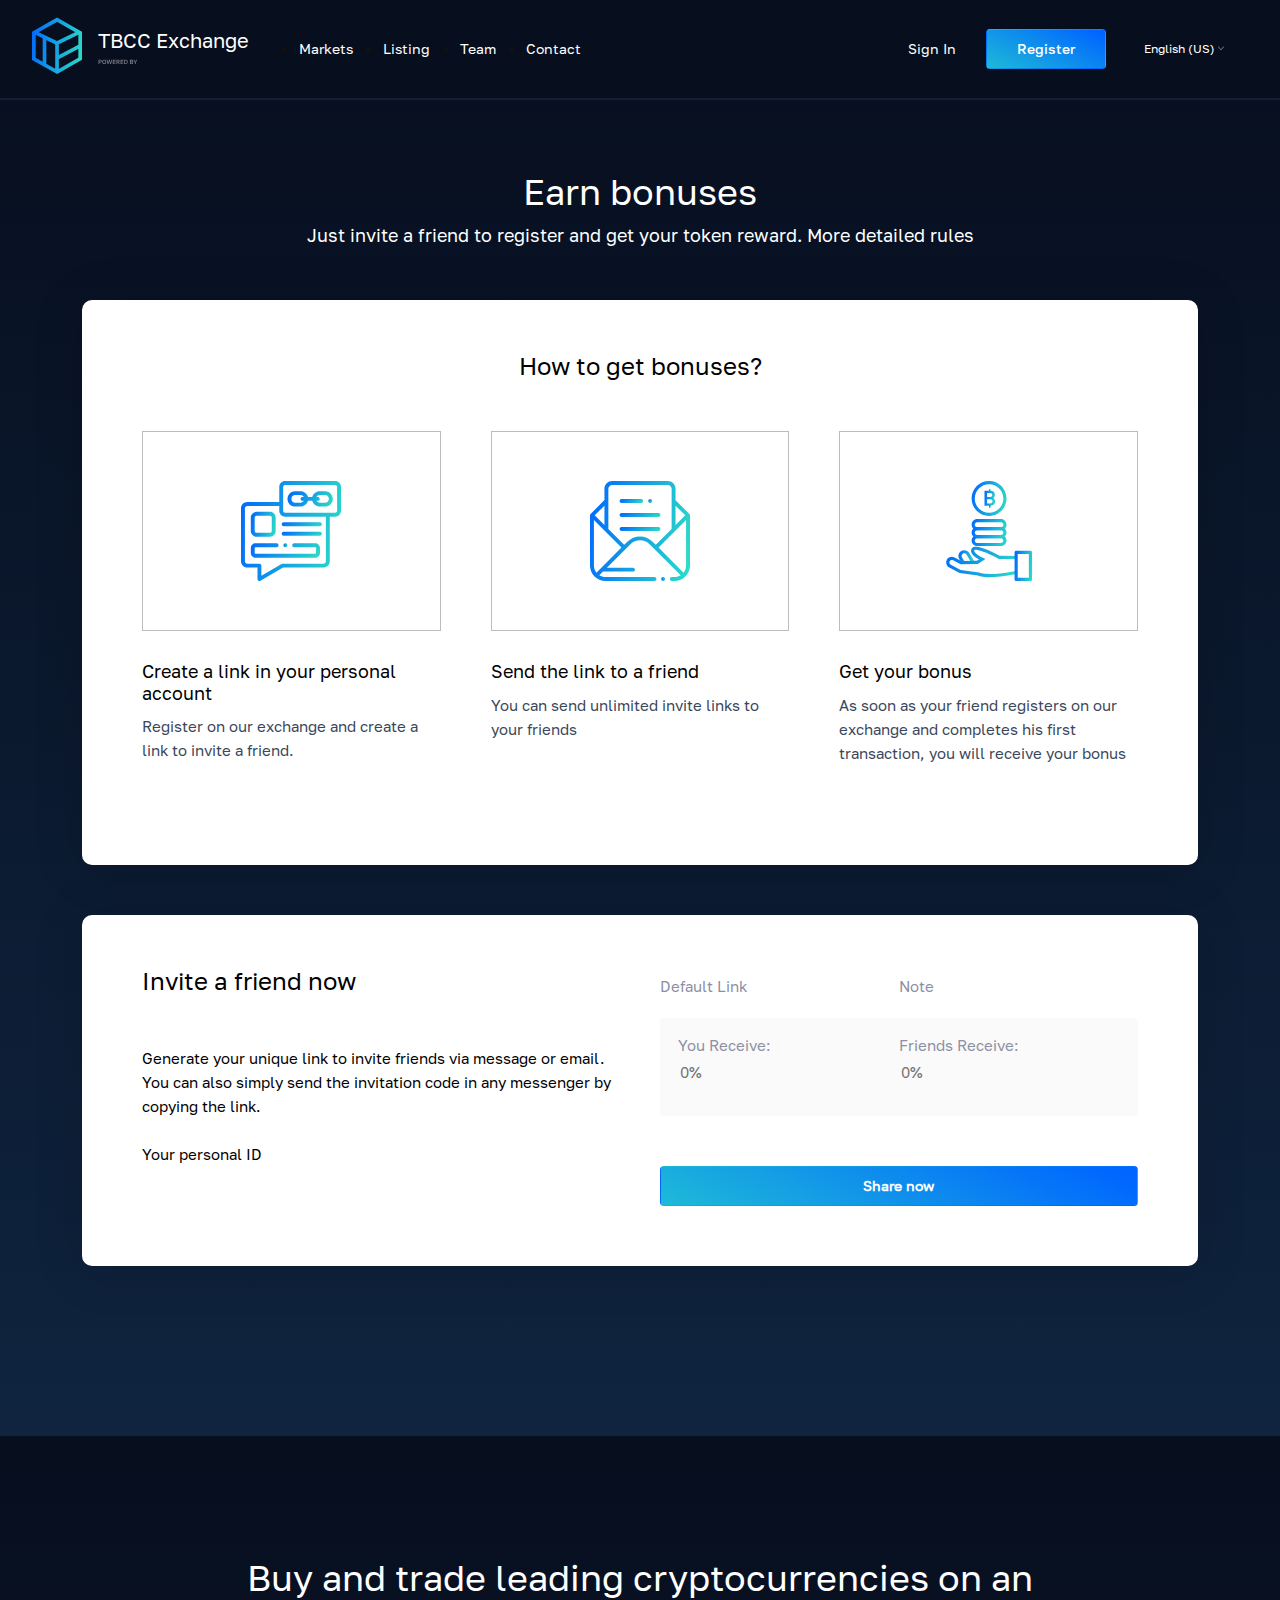
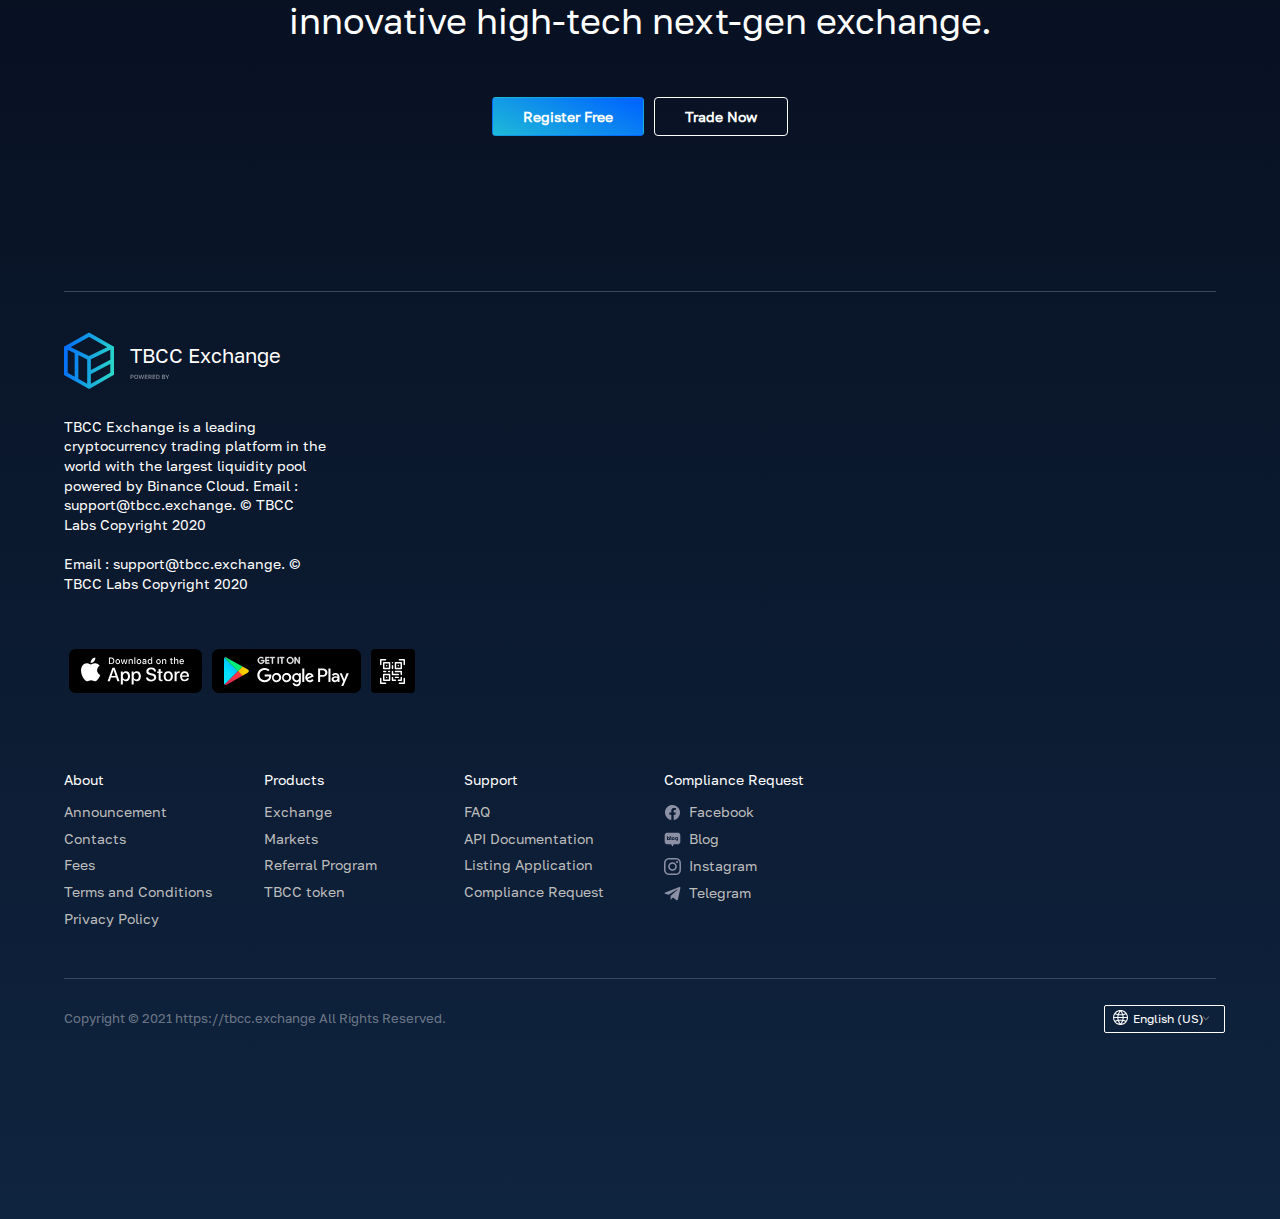
<file: referal.html>
<!DOCTYPE html>
<html lang="en">
  <head>
    <meta charset="utf-8">
    <meta name="viewport" content="width=device-width, initial-scale=1, user-scalable=no, shrink-to-fit=no">
    <link rel="shortcut icon" type="image/x-icon" sizes="256x256" href="favicon.ico"/>
    <link rel="stylesheet" href="css/bootstrap.min.css">
    <link rel="stylesheet" href="css/aos.css">
    <link rel="stylesheet" href="css/select2.min.css">
    <link rel="stylesheet" href="css/style.css">
    <title>Referal Program</title>
  </head>
<body>

<header class="container-fluid p-0">
    <div class="head-mobile">
        <a href="index.html" class="logo">
            <div class="brand-img">
                <img src="img/logo.svg" alt="">
            </div>
            <div class="brand-text">
                <span>TBCC Exchange</span>
                <svg width="139" height="11" viewBox="0 0 139 11" fill="none" xmlns="http://www.w3.org/2000/svg" xmlns:xlink="http://www.w3.org/1999/xlink">
                    <path d="M0.539978 3.80001H2.06998C2.63398 3.80001 3.04998 3.92201 3.31798 4.16601C3.58598 4.40601 3.71998 4.73001 3.71998 5.13801C3.71998 5.54601 3.58598 5.87201 3.31798 6.11601C3.04998 6.35601 2.63398 6.47601 2.06998 6.47601H1.25998V8.00001H0.539978V3.80001ZM2.00998 5.85201C2.19798 5.85201 2.35598 5.83801 2.48398 5.81001C2.61198 5.77801 2.71398 5.73401 2.78998 5.67801C2.86598 5.61801 2.91998 5.54401 2.95198 5.45601C2.98398 5.36401 2.99998 5.25801 2.99998 5.13801C2.99998 5.01801 2.98398 4.91401 2.95198 4.82601C2.91998 4.73801 2.86598 4.66401 2.78998 4.60401C2.71398 4.54401 2.61198 4.50001 2.48398 4.47201C2.35598 4.44001 2.19798 4.42401 2.00998 4.42401H1.25998V5.85201H2.00998Z" fill="white" fill-opacity="0.5"/>
                    <path d="M6.21092 8.06601C5.95492 8.06601 5.71092 8.02601 5.47892 7.94601C5.24692 7.86601 5.04292 7.74201 4.86692 7.57401C4.69092 7.40201 4.55092 7.18201 4.44692 6.91401C4.34292 6.64201 4.29092 6.31401 4.29092 5.93001V5.81001C4.29092 5.44201 4.34292 5.12801 4.44692 4.86801C4.55092 4.60401 4.69092 4.38801 4.86692 4.22001C5.04292 4.05201 5.24692 3.93001 5.47892 3.85401C5.71092 3.77401 5.95492 3.73401 6.21092 3.73401C6.46692 3.73401 6.71092 3.77401 6.94292 3.85401C7.17492 3.93001 7.37892 4.05201 7.55492 4.22001C7.73092 4.38801 7.87092 4.60401 7.97492 4.86801C8.07892 5.12801 8.13092 5.44201 8.13092 5.81001V5.93001C8.13092 6.31401 8.07892 6.64201 7.97492 6.91401C7.87092 7.18201 7.73092 7.40201 7.55492 7.57401C7.37892 7.74201 7.17492 7.86601 6.94292 7.94601C6.71092 8.02601 6.46692 8.06601 6.21092 8.06601ZM6.21092 7.43001C6.35892 7.43001 6.50292 7.40401 6.64292 7.35201C6.78292 7.30001 6.90692 7.21601 7.01492 7.10001C7.12292 6.98001 7.20892 6.82401 7.27292 6.63201C7.34092 6.44001 7.37492 6.20601 7.37492 5.93001V5.81001C7.37492 5.54601 7.34092 5.32401 7.27292 5.14401C7.20892 4.96001 7.12292 4.81201 7.01492 4.70001C6.90692 4.58401 6.78292 4.50001 6.64292 4.44801C6.50292 4.39601 6.35892 4.37001 6.21092 4.37001C6.05892 4.37001 5.91292 4.39601 5.77292 4.44801C5.63292 4.50001 5.50892 4.58401 5.40092 4.70001C5.29292 4.81201 5.20692 4.96001 5.14292 5.14401C5.07892 5.32401 5.04692 5.54601 5.04692 5.81001V5.93001C5.04692 6.20601 5.07892 6.44001 5.14292 6.63201C5.20692 6.82401 5.29292 6.98001 5.40092 7.10001C5.50892 7.21601 5.63292 7.30001 5.77292 7.35201C5.91292 7.40401 6.05892 7.43001 6.21092 7.43001Z" fill="white" fill-opacity="0.5"/>
                    <path d="M8.58162 3.80001H9.32562L10.1236 6.92001L11.0416 3.80001H11.6416L12.6136 6.92001L13.4056 3.80001H14.1016L12.9916 8.00001H12.2716L11.3176 4.88001L10.4116 8.00001H9.69162L8.58162 3.80001Z" fill="white" fill-opacity="0.5"/>
                    <path d="M14.79 3.80001H17.61V4.42401H15.51V5.52801H17.43V6.15201H15.51V7.37601H17.61V8.00001H14.79V3.80001Z" fill="white" fill-opacity="0.5"/>
                    <path d="M18.4814 3.80001H20.0714C20.3354 3.80001 20.5654 3.83201 20.7614 3.89601C20.9614 3.96001 21.1274 4.05001 21.2594 4.16601C21.3914 4.28201 21.4914 4.42001 21.5594 4.58001C21.6274 4.74001 21.6614 4.91601 21.6614 5.10801C21.6614 5.39601 21.5834 5.64601 21.4274 5.85801C21.2714 6.06601 21.0374 6.21601 20.7254 6.30801L21.7814 8.00001H20.9894L20.0594 6.39201H19.2014V8.00001H18.4814V3.80001ZM19.9514 5.79201C20.3194 5.79201 20.5754 5.73201 20.7194 5.61201C20.8674 5.49201 20.9414 5.32401 20.9414 5.10801C20.9414 4.89201 20.8674 4.72401 20.7194 4.60401C20.5754 4.48401 20.3194 4.42401 19.9514 4.42401H19.2014V5.79201H19.9514Z" fill="white" fill-opacity="0.5"/>
                    <path d="M22.5888 3.80001H25.4088V4.42401H23.3088V5.52801H25.2288V6.15201H23.3088V7.37601H25.4088V8.00001H22.5888V3.80001Z" fill="white" fill-opacity="0.5"/>
                    <path d="M26.2802 3.80001H27.6302C28.2662 3.80001 28.7602 3.97001 29.1122 4.31001C29.4642 4.64601 29.6402 5.14601 29.6402 5.81001V5.93001C29.6402 6.26601 29.5922 6.56401 29.4962 6.82401C29.4042 7.08001 29.2682 7.29601 29.0882 7.47201C28.9122 7.64401 28.6962 7.77601 28.4402 7.86801C28.1842 7.95601 27.8942 8.00001 27.5702 8.00001H26.2802V3.80001ZM27.5102 7.37601C27.7142 7.37601 27.9002 7.35001 28.0682 7.29801C28.2402 7.24601 28.3862 7.16401 28.5062 7.05201C28.6262 6.93601 28.7182 6.78601 28.7822 6.60201C28.8502 6.41801 28.8842 6.19401 28.8842 5.93001V5.81001C28.8842 5.56601 28.8502 5.35601 28.7822 5.18001C28.7142 5.00401 28.6222 4.86001 28.5062 4.74801C28.3902 4.63601 28.2502 4.55401 28.0862 4.50201C27.9262 4.45001 27.7542 4.42401 27.5702 4.42401H27.0002V7.37601H27.5102Z" fill="white" fill-opacity="0.5"/>
                    <path d="M31.9521 3.80001H33.6321C34.1081 3.80001 34.4561 3.90201 34.6761 4.10601C34.9001 4.31001 35.0121 4.58201 35.0121 4.92201C35.0121 5.13801 34.9561 5.32401 34.8441 5.48001C34.7321 5.63201 34.5781 5.74201 34.3821 5.81001C34.6301 5.86601 34.8261 5.98001 34.9701 6.15201C35.1181 6.32001 35.1921 6.54001 35.1921 6.81201C35.1921 6.98801 35.1641 7.15001 35.1081 7.29801C35.0521 7.44201 34.9641 7.56601 34.8441 7.67001C34.7281 7.77401 34.5781 7.85601 34.3941 7.91601C34.2101 7.97201 33.9881 8.00001 33.7281 8.00001H31.9521V3.80001ZM33.6501 7.37601C33.9621 7.37601 34.1761 7.32601 34.2921 7.22601C34.4121 7.12601 34.4721 6.97201 34.4721 6.76401C34.4721 6.66401 34.4581 6.57401 34.4301 6.49401C34.4021 6.41401 34.3561 6.34801 34.2921 6.29601C34.2281 6.24001 34.1421 6.19801 34.0341 6.17001C33.9301 6.14201 33.8001 6.12801 33.6441 6.12801H32.6721V7.37601H33.6501ZM33.5421 5.55201C33.8221 5.55201 34.0161 5.50001 34.1241 5.39601C34.2361 5.29201 34.2921 5.15201 34.2921 4.97601C34.2921 4.79601 34.2381 4.66001 34.1301 4.56801C34.0221 4.47201 33.8261 4.42401 33.5421 4.42401H32.6721V5.55201H33.5421Z" fill="white" fill-opacity="0.5"/>
                    <path d="M36.9593 6.38001L35.3393 3.80001H36.1913L37.3313 5.66001L38.3873 3.80001H39.1793L37.6793 6.38001V8.00001H36.9593V6.38001Z" fill="white" fill-opacity="0.5"/>
                    <rect x="44" width="95" height="11" fill="url(#pattern0)"/>
                    <defs>
                        <pattern id="pattern0" patternContentUnits="objectBoundingBox" width="1" height="1">
                            <use xlink:href="#image0" transform="translate(0 -0.028757) scale(0.00204082 0.0176252)"/>
                        </pattern>
                        <image id="image0" width="490" height="60" xlink:href="[data-uri]"/>
                    </defs>
                </svg>

            </div>
        </a>
        <a href="index.html" class="menu-icon">
            <img src="img/menu-icon.svg" alt="">
        </a>
    </div>
    <div class="head-container">
        <a href="#" class="menu-close">
            <img src="img/menu-close.svg" alt="">
        </a>
        <div class="left-column">
            <a href="index.html" class="logo">
                <div class="brand-img">
                    <img src="img/logo.svg" alt="">
                </div>
                <div class="brand-text">
                    <span>TBCC Exchange</span>
                    <svg width="139" height="11" viewBox="0 0 139 11" fill="none" xmlns="http://www.w3.org/2000/svg" xmlns:xlink="http://www.w3.org/1999/xlink">
                        <path d="M0.539978 3.80001H2.06998C2.63398 3.80001 3.04998 3.92201 3.31798 4.16601C3.58598 4.40601 3.71998 4.73001 3.71998 5.13801C3.71998 5.54601 3.58598 5.87201 3.31798 6.11601C3.04998 6.35601 2.63398 6.47601 2.06998 6.47601H1.25998V8.00001H0.539978V3.80001ZM2.00998 5.85201C2.19798 5.85201 2.35598 5.83801 2.48398 5.81001C2.61198 5.77801 2.71398 5.73401 2.78998 5.67801C2.86598 5.61801 2.91998 5.54401 2.95198 5.45601C2.98398 5.36401 2.99998 5.25801 2.99998 5.13801C2.99998 5.01801 2.98398 4.91401 2.95198 4.82601C2.91998 4.73801 2.86598 4.66401 2.78998 4.60401C2.71398 4.54401 2.61198 4.50001 2.48398 4.47201C2.35598 4.44001 2.19798 4.42401 2.00998 4.42401H1.25998V5.85201H2.00998Z" fill="white" fill-opacity="0.5"/>
                        <path d="M6.21092 8.06601C5.95492 8.06601 5.71092 8.02601 5.47892 7.94601C5.24692 7.86601 5.04292 7.74201 4.86692 7.57401C4.69092 7.40201 4.55092 7.18201 4.44692 6.91401C4.34292 6.64201 4.29092 6.31401 4.29092 5.93001V5.81001C4.29092 5.44201 4.34292 5.12801 4.44692 4.86801C4.55092 4.60401 4.69092 4.38801 4.86692 4.22001C5.04292 4.05201 5.24692 3.93001 5.47892 3.85401C5.71092 3.77401 5.95492 3.73401 6.21092 3.73401C6.46692 3.73401 6.71092 3.77401 6.94292 3.85401C7.17492 3.93001 7.37892 4.05201 7.55492 4.22001C7.73092 4.38801 7.87092 4.60401 7.97492 4.86801C8.07892 5.12801 8.13092 5.44201 8.13092 5.81001V5.93001C8.13092 6.31401 8.07892 6.64201 7.97492 6.91401C7.87092 7.18201 7.73092 7.40201 7.55492 7.57401C7.37892 7.74201 7.17492 7.86601 6.94292 7.94601C6.71092 8.02601 6.46692 8.06601 6.21092 8.06601ZM6.21092 7.43001C6.35892 7.43001 6.50292 7.40401 6.64292 7.35201C6.78292 7.30001 6.90692 7.21601 7.01492 7.10001C7.12292 6.98001 7.20892 6.82401 7.27292 6.63201C7.34092 6.44001 7.37492 6.20601 7.37492 5.93001V5.81001C7.37492 5.54601 7.34092 5.32401 7.27292 5.14401C7.20892 4.96001 7.12292 4.81201 7.01492 4.70001C6.90692 4.58401 6.78292 4.50001 6.64292 4.44801C6.50292 4.39601 6.35892 4.37001 6.21092 4.37001C6.05892 4.37001 5.91292 4.39601 5.77292 4.44801C5.63292 4.50001 5.50892 4.58401 5.40092 4.70001C5.29292 4.81201 5.20692 4.96001 5.14292 5.14401C5.07892 5.32401 5.04692 5.54601 5.04692 5.81001V5.93001C5.04692 6.20601 5.07892 6.44001 5.14292 6.63201C5.20692 6.82401 5.29292 6.98001 5.40092 7.10001C5.50892 7.21601 5.63292 7.30001 5.77292 7.35201C5.91292 7.40401 6.05892 7.43001 6.21092 7.43001Z" fill="white" fill-opacity="0.5"/>
                        <path d="M8.58162 3.80001H9.32562L10.1236 6.92001L11.0416 3.80001H11.6416L12.6136 6.92001L13.4056 3.80001H14.1016L12.9916 8.00001H12.2716L11.3176 4.88001L10.4116 8.00001H9.69162L8.58162 3.80001Z" fill="white" fill-opacity="0.5"/>
                        <path d="M14.79 3.80001H17.61V4.42401H15.51V5.52801H17.43V6.15201H15.51V7.37601H17.61V8.00001H14.79V3.80001Z" fill="white" fill-opacity="0.5"/>
                        <path d="M18.4814 3.80001H20.0714C20.3354 3.80001 20.5654 3.83201 20.7614 3.89601C20.9614 3.96001 21.1274 4.05001 21.2594 4.16601C21.3914 4.28201 21.4914 4.42001 21.5594 4.58001C21.6274 4.74001 21.6614 4.91601 21.6614 5.10801C21.6614 5.39601 21.5834 5.64601 21.4274 5.85801C21.2714 6.06601 21.0374 6.21601 20.7254 6.30801L21.7814 8.00001H20.9894L20.0594 6.39201H19.2014V8.00001H18.4814V3.80001ZM19.9514 5.79201C20.3194 5.79201 20.5754 5.73201 20.7194 5.61201C20.8674 5.49201 20.9414 5.32401 20.9414 5.10801C20.9414 4.89201 20.8674 4.72401 20.7194 4.60401C20.5754 4.48401 20.3194 4.42401 19.9514 4.42401H19.2014V5.79201H19.9514Z" fill="white" fill-opacity="0.5"/>
                        <path d="M22.5888 3.80001H25.4088V4.42401H23.3088V5.52801H25.2288V6.15201H23.3088V7.37601H25.4088V8.00001H22.5888V3.80001Z" fill="white" fill-opacity="0.5"/>
                        <path d="M26.2802 3.80001H27.6302C28.2662 3.80001 28.7602 3.97001 29.1122 4.31001C29.4642 4.64601 29.6402 5.14601 29.6402 5.81001V5.93001C29.6402 6.26601 29.5922 6.56401 29.4962 6.82401C29.4042 7.08001 29.2682 7.29601 29.0882 7.47201C28.9122 7.64401 28.6962 7.77601 28.4402 7.86801C28.1842 7.95601 27.8942 8.00001 27.5702 8.00001H26.2802V3.80001ZM27.5102 7.37601C27.7142 7.37601 27.9002 7.35001 28.0682 7.29801C28.2402 7.24601 28.3862 7.16401 28.5062 7.05201C28.6262 6.93601 28.7182 6.78601 28.7822 6.60201C28.8502 6.41801 28.8842 6.19401 28.8842 5.93001V5.81001C28.8842 5.56601 28.8502 5.35601 28.7822 5.18001C28.7142 5.00401 28.6222 4.86001 28.5062 4.74801C28.3902 4.63601 28.2502 4.55401 28.0862 4.50201C27.9262 4.45001 27.7542 4.42401 27.5702 4.42401H27.0002V7.37601H27.5102Z" fill="white" fill-opacity="0.5"/>
                        <path d="M31.9521 3.80001H33.6321C34.1081 3.80001 34.4561 3.90201 34.6761 4.10601C34.9001 4.31001 35.0121 4.58201 35.0121 4.92201C35.0121 5.13801 34.9561 5.32401 34.8441 5.48001C34.7321 5.63201 34.5781 5.74201 34.3821 5.81001C34.6301 5.86601 34.8261 5.98001 34.9701 6.15201C35.1181 6.32001 35.1921 6.54001 35.1921 6.81201C35.1921 6.98801 35.1641 7.15001 35.1081 7.29801C35.0521 7.44201 34.9641 7.56601 34.8441 7.67001C34.7281 7.77401 34.5781 7.85601 34.3941 7.91601C34.2101 7.97201 33.9881 8.00001 33.7281 8.00001H31.9521V3.80001ZM33.6501 7.37601C33.9621 7.37601 34.1761 7.32601 34.2921 7.22601C34.4121 7.12601 34.4721 6.97201 34.4721 6.76401C34.4721 6.66401 34.4581 6.57401 34.4301 6.49401C34.4021 6.41401 34.3561 6.34801 34.2921 6.29601C34.2281 6.24001 34.1421 6.19801 34.0341 6.17001C33.9301 6.14201 33.8001 6.12801 33.6441 6.12801H32.6721V7.37601H33.6501ZM33.5421 5.55201C33.8221 5.55201 34.0161 5.50001 34.1241 5.39601C34.2361 5.29201 34.2921 5.15201 34.2921 4.97601C34.2921 4.79601 34.2381 4.66001 34.1301 4.56801C34.0221 4.47201 33.8261 4.42401 33.5421 4.42401H32.6721V5.55201H33.5421Z" fill="white" fill-opacity="0.5"/>
                        <path d="M36.9593 6.38001L35.3393 3.80001H36.1913L37.3313 5.66001L38.3873 3.80001H39.1793L37.6793 6.38001V8.00001H36.9593V6.38001Z" fill="white" fill-opacity="0.5"/>
                        <rect x="44" width="95" height="11" fill="url(#pattern0)"/>
                        <defs>
                            <pattern id="pattern0" patternContentUnits="objectBoundingBox" width="1" height="1">
                                <use xlink:href="#image0" transform="translate(0 -0.028757) scale(0.00204082 0.0176252)"/>
                            </pattern>
                            <image id="image0" width="490" height="60" xlink:href="[data-uri]"/>
                        </defs>
                    </svg>

                </div>
            </a>
            <nav>
                <ul>
                    <li>
                        <a href="#" class="menu-item" id="menuItemOne">Markets</a>
                    </li>
                    <li>
                        <a href="listing.html" class="menu-item" id="menuItemTwo">Listing</a>
                    </li>
                    <li>
                        <a href="team.html" class="menu-item" id="menuItemThree">Team</a>
                    </li>
                    <li>
                        <a href="contacts.html" class="menu-item" id="menuItemFour">Contact</a>
                    </li>
                </ul>
            </nav>
        </div>

        <div class="right-column">
            <div class="register-box">
                <a href="log-in.html" id="menuItemFive">Sign in</a>
                <a href="sign-in.html" class="btn" id="menuItemSix">Register</a>
            </div>
            <select name="lang" class="lang-select lang" id="lang-select">
                <option value="RU">Russian</option>
                <option value="EN" selected>English (US)</option>
                <option value="CH">Chinese</option>
            </select>
        </div>

    </div>
</header>


<section class="container-fluid gradient-color">
    <div class="contacts-page">
        <div class="center-block">
            <h2 class="mb-2" id="referralH2One">Earn bonuses</h2>
            <p id="referralPBlockOne">Just invite a friend to register and get your token reward. More detailed rules</p>
            <div class="ref-place">
                <div class="how-block">
                    <h3 id="referralH3One">How to get bonuses? </h3>
                    <div class="how-box">
                        <div class="how-box__item">
                            <div class="how-img">
                                <img src="img/how1.svg" alt="">
                            </div>
                            <h4 id="referralH4One">Create a link in your personal account</h4>
                            <p id="referralPBlockTwo">Register on our exchange and create a link to invite a friend.</p>
                        </div>
                        <div class="how-box__item">
                            <div class="how-img">
                                <img src="img/how2.svg" alt="">
                            </div>
                            <h4 id="referralH4Two">Send the link to a friend</h4>
                            <p id="referralPBlockThree">You can send unlimited invite links to your friends</p>
                        </div>
                        <div class="how-box__item">
                            <div class="how-img">
                                <img src="img/how3.svg" alt="">
                            </div>
                            <h4 id="referralH4Three">Get your bonus</h4>
                            <p id="referralPBlockFour">As soon as your friend registers on our exchange and completes his first transaction, you will receive your bonus.</p>
                        </div>
                    </div>
                </div>
            </div>
            <div class="place-box">
                <div class="ref-place">
                    <div class="column">
                        <h3 id="referralH3Two">Invite a friend now</h3>
                        <p>
                            <i style="font-style: normal" id="referralPBlockFive">Generate your unique link to invite friends via message or email. You can also simply send the invitation code in any messenger by copying the link.</i>
                            <br><br>
                            <i style="font-style: normal" id="referralPBlockSix">Your personal ID</i>
                        </p>
                    </div>
                    <div class="column">
                        <div class="span-box">
                            <span id="referralSpanOne">Default Link</span>
                            <span id="referralSpanTwo">Note</span>
                        </div>
                        <div class="input-box">
                            <div class="form-group">
                                <label for="receive" id="referralLabelOne">You Receive:</label>
                                <input type="text" id="receive" placeholder="0%">
                            </div>
                            <div class="form-group">
                                <label for="friends-receive" id="referralLabelTwo">Friends Receive:</label>
                                <input type="text" id="friends-receive" placeholder="0%">
                            </div>
                        </div>
                        <a href="#" class="btn" id="referralButton">Share now</a>
                    </div>
                </div>
            </div>
        </div>
    </div>
</section>

<footer>
    <div class="footer-content">
        <div class="center-block">
            <h2 id="footerH2">Buy and trade leading cryptocurrencies on an innovative high-tech next-gen exchange.</h2>
            <div class="button-box">
                <a href="#" class="btn" id="buttonTextTwo">
                    Register Free
                </a>
                <a href="#" class="btn transparent" id="buttonTextThree">
                    Trade Now
                </a>
            </div>
        </div>
        <div class="sub-menu">
            <div class="sub-menu-item">
                <a href="index.html" class="logo">
                    <div class="brand-img">
                        <img src="img/logo.svg" alt="">
                    </div>
                    <div class="brand-text">
                        <span>TBCC Exchange</span>
                        <svg width="139" height="11" viewBox="0 0 139 11" fill="none" xmlns="http://www.w3.org/2000/svg" xmlns:xlink="http://www.w3.org/1999/xlink">
                            <path d="M0.539978 3.80001H2.06998C2.63398 3.80001 3.04998 3.92201 3.31798 4.16601C3.58598 4.40601 3.71998 4.73001 3.71998 5.13801C3.71998 5.54601 3.58598 5.87201 3.31798 6.11601C3.04998 6.35601 2.63398 6.47601 2.06998 6.47601H1.25998V8.00001H0.539978V3.80001ZM2.00998 5.85201C2.19798 5.85201 2.35598 5.83801 2.48398 5.81001C2.61198 5.77801 2.71398 5.73401 2.78998 5.67801C2.86598 5.61801 2.91998 5.54401 2.95198 5.45601C2.98398 5.36401 2.99998 5.25801 2.99998 5.13801C2.99998 5.01801 2.98398 4.91401 2.95198 4.82601C2.91998 4.73801 2.86598 4.66401 2.78998 4.60401C2.71398 4.54401 2.61198 4.50001 2.48398 4.47201C2.35598 4.44001 2.19798 4.42401 2.00998 4.42401H1.25998V5.85201H2.00998Z" fill="white" fill-opacity="0.5"/>
                            <path d="M6.21092 8.06601C5.95492 8.06601 5.71092 8.02601 5.47892 7.94601C5.24692 7.86601 5.04292 7.74201 4.86692 7.57401C4.69092 7.40201 4.55092 7.18201 4.44692 6.91401C4.34292 6.64201 4.29092 6.31401 4.29092 5.93001V5.81001C4.29092 5.44201 4.34292 5.12801 4.44692 4.86801C4.55092 4.60401 4.69092 4.38801 4.86692 4.22001C5.04292 4.05201 5.24692 3.93001 5.47892 3.85401C5.71092 3.77401 5.95492 3.73401 6.21092 3.73401C6.46692 3.73401 6.71092 3.77401 6.94292 3.85401C7.17492 3.93001 7.37892 4.05201 7.55492 4.22001C7.73092 4.38801 7.87092 4.60401 7.97492 4.86801C8.07892 5.12801 8.13092 5.44201 8.13092 5.81001V5.93001C8.13092 6.31401 8.07892 6.64201 7.97492 6.91401C7.87092 7.18201 7.73092 7.40201 7.55492 7.57401C7.37892 7.74201 7.17492 7.86601 6.94292 7.94601C6.71092 8.02601 6.46692 8.06601 6.21092 8.06601ZM6.21092 7.43001C6.35892 7.43001 6.50292 7.40401 6.64292 7.35201C6.78292 7.30001 6.90692 7.21601 7.01492 7.10001C7.12292 6.98001 7.20892 6.82401 7.27292 6.63201C7.34092 6.44001 7.37492 6.20601 7.37492 5.93001V5.81001C7.37492 5.54601 7.34092 5.32401 7.27292 5.14401C7.20892 4.96001 7.12292 4.81201 7.01492 4.70001C6.90692 4.58401 6.78292 4.50001 6.64292 4.44801C6.50292 4.39601 6.35892 4.37001 6.21092 4.37001C6.05892 4.37001 5.91292 4.39601 5.77292 4.44801C5.63292 4.50001 5.50892 4.58401 5.40092 4.70001C5.29292 4.81201 5.20692 4.96001 5.14292 5.14401C5.07892 5.32401 5.04692 5.54601 5.04692 5.81001V5.93001C5.04692 6.20601 5.07892 6.44001 5.14292 6.63201C5.20692 6.82401 5.29292 6.98001 5.40092 7.10001C5.50892 7.21601 5.63292 7.30001 5.77292 7.35201C5.91292 7.40401 6.05892 7.43001 6.21092 7.43001Z" fill="white" fill-opacity="0.5"/>
                            <path d="M8.58162 3.80001H9.32562L10.1236 6.92001L11.0416 3.80001H11.6416L12.6136 6.92001L13.4056 3.80001H14.1016L12.9916 8.00001H12.2716L11.3176 4.88001L10.4116 8.00001H9.69162L8.58162 3.80001Z" fill="white" fill-opacity="0.5"/>
                            <path d="M14.79 3.80001H17.61V4.42401H15.51V5.52801H17.43V6.15201H15.51V7.37601H17.61V8.00001H14.79V3.80001Z" fill="white" fill-opacity="0.5"/>
                            <path d="M18.4814 3.80001H20.0714C20.3354 3.80001 20.5654 3.83201 20.7614 3.89601C20.9614 3.96001 21.1274 4.05001 21.2594 4.16601C21.3914 4.28201 21.4914 4.42001 21.5594 4.58001C21.6274 4.74001 21.6614 4.91601 21.6614 5.10801C21.6614 5.39601 21.5834 5.64601 21.4274 5.85801C21.2714 6.06601 21.0374 6.21601 20.7254 6.30801L21.7814 8.00001H20.9894L20.0594 6.39201H19.2014V8.00001H18.4814V3.80001ZM19.9514 5.79201C20.3194 5.79201 20.5754 5.73201 20.7194 5.61201C20.8674 5.49201 20.9414 5.32401 20.9414 5.10801C20.9414 4.89201 20.8674 4.72401 20.7194 4.60401C20.5754 4.48401 20.3194 4.42401 19.9514 4.42401H19.2014V5.79201H19.9514Z" fill="white" fill-opacity="0.5"/>
                            <path d="M22.5888 3.80001H25.4088V4.42401H23.3088V5.52801H25.2288V6.15201H23.3088V7.37601H25.4088V8.00001H22.5888V3.80001Z" fill="white" fill-opacity="0.5"/>
                            <path d="M26.2802 3.80001H27.6302C28.2662 3.80001 28.7602 3.97001 29.1122 4.31001C29.4642 4.64601 29.6402 5.14601 29.6402 5.81001V5.93001C29.6402 6.26601 29.5922 6.56401 29.4962 6.82401C29.4042 7.08001 29.2682 7.29601 29.0882 7.47201C28.9122 7.64401 28.6962 7.77601 28.4402 7.86801C28.1842 7.95601 27.8942 8.00001 27.5702 8.00001H26.2802V3.80001ZM27.5102 7.37601C27.7142 7.37601 27.9002 7.35001 28.0682 7.29801C28.2402 7.24601 28.3862 7.16401 28.5062 7.05201C28.6262 6.93601 28.7182 6.78601 28.7822 6.60201C28.8502 6.41801 28.8842 6.19401 28.8842 5.93001V5.81001C28.8842 5.56601 28.8502 5.35601 28.7822 5.18001C28.7142 5.00401 28.6222 4.86001 28.5062 4.74801C28.3902 4.63601 28.2502 4.55401 28.0862 4.50201C27.9262 4.45001 27.7542 4.42401 27.5702 4.42401H27.0002V7.37601H27.5102Z" fill="white" fill-opacity="0.5"/>
                            <path d="M31.9521 3.80001H33.6321C34.1081 3.80001 34.4561 3.90201 34.6761 4.10601C34.9001 4.31001 35.0121 4.58201 35.0121 4.92201C35.0121 5.13801 34.9561 5.32401 34.8441 5.48001C34.7321 5.63201 34.5781 5.74201 34.3821 5.81001C34.6301 5.86601 34.8261 5.98001 34.9701 6.15201C35.1181 6.32001 35.1921 6.54001 35.1921 6.81201C35.1921 6.98801 35.1641 7.15001 35.1081 7.29801C35.0521 7.44201 34.9641 7.56601 34.8441 7.67001C34.7281 7.77401 34.5781 7.85601 34.3941 7.91601C34.2101 7.97201 33.9881 8.00001 33.7281 8.00001H31.9521V3.80001ZM33.6501 7.37601C33.9621 7.37601 34.1761 7.32601 34.2921 7.22601C34.4121 7.12601 34.4721 6.97201 34.4721 6.76401C34.4721 6.66401 34.4581 6.57401 34.4301 6.49401C34.4021 6.41401 34.3561 6.34801 34.2921 6.29601C34.2281 6.24001 34.1421 6.19801 34.0341 6.17001C33.9301 6.14201 33.8001 6.12801 33.6441 6.12801H32.6721V7.37601H33.6501ZM33.5421 5.55201C33.8221 5.55201 34.0161 5.50001 34.1241 5.39601C34.2361 5.29201 34.2921 5.15201 34.2921 4.97601C34.2921 4.79601 34.2381 4.66001 34.1301 4.56801C34.0221 4.47201 33.8261 4.42401 33.5421 4.42401H32.6721V5.55201H33.5421Z" fill="white" fill-opacity="0.5"/>
                            <path d="M36.9593 6.38001L35.3393 3.80001H36.1913L37.3313 5.66001L38.3873 3.80001H39.1793L37.6793 6.38001V8.00001H36.9593V6.38001Z" fill="white" fill-opacity="0.5"/>
                            <rect x="44" width="95" height="11" fill="url(#pattern0)"/>
                            <defs>
                                <pattern id="pattern0" patternContentUnits="objectBoundingBox" width="1" height="1">
                                    <use xlink:href="#image0" transform="translate(0 -0.028757) scale(0.00204082 0.0176252)"/>
                                </pattern>
                                <image id="image0" width="490" height="60" xlink:href="[data-uri]"/>
                            </defs>
                        </svg>

                    </div>
                </a>
                <p id="footerPOne">TBCC Exchange is a leading cryptocurrency trading platform in the world with the largest liquidity pool powered by Binance Cloud.
                </p>
                <p id="footerPTwo">
                    Email : <a href="mailto:support@tbcc.exchange">support@tbcc.exchange</a><br>
                    © TBCC Labs Copyright 2020
                </p>
                <div class="button-box">
                    <a href="#">
                        <img src="img/app.svg" alt="">
                    </a>
                    <a href="#">
                        <img src="img/google.svg" alt="">
                    </a>
                    <a href="#">
                        <img src="img/hj.svg" alt="">
                    </a>
                </div>
            </div>
            <div class="footer-nav">
                <div class="sub-menu-item">
                    <a href="#" class="footer-link caption" id="footerItemOne">
                        About
                    </a>
                    <a href="#" class="footer-link" id="footerItemTwo">
                        Announcements
                    </a>
                    <a href="contacts.html" class="footer-link" id="footerItemThree">
                        Contacts
                    </a>
                    <a href="#" class="footer-link" id="footerItemFour">
                        Fees
                    </a>
                    <a href="#" class="footer-link" id="footerItemFive">
                        Terms and Conditions
                    </a>
                    <a href="#" class="footer-link" id="footerItemSix">
                        Privacy Policy
                    </a>
                </div>
                <div class="sub-menu-item">
                    <a href="#" class="footer-link caption" id="footerItemSeven">
                        Product
                    </a>
                    <a href="#" class="footer-link" id="footerItemEight">
                        Exchange
                    </a>
                    <a href="#" class="footer-link" id="footerItemNine">
                        Markets
                    </a>
                    <a href="referal.html" class="footer-link" id="footerItemTen">
                        Referal Program
                    </a>
                    <a href="token.html" class="footer-link" id="footerItemEleven">
                        TBCC token
                    </a>
                </div>
                <div class="sub-menu-item">
                    <a href="#" class="footer-link caption" id="footerItemTwelve">
                        Support
                    </a>
                    <a href="#" class="footer-link" id="footerItemThirteen">
                        FAQ
                    </a>
                    <a href="#" class="footer-link" id="footerItemFourteen">
                        API documantion
                    </a>
                    <a href="listing.html" class="footer-link" id="footerItemFifteen">
                        Listing Application
                    </a>
                    <a href="compliance.html" class="footer-link" id="footerItemSixteen">
                        Compliance Requests
                    </a>
                </div>
                <div class="sub-menu-item">
                    <a href="#" class="footer-link caption" id="footerItemSeventeen">
                        Community
                    </a>
                    <a href="#" class="footer-link">
                        <svg width="17" height="17" viewBox="0 0 17 17" fill="none" xmlns="http://www.w3.org/2000/svg">
                            <path d="M16.0556 8.49775C16.0557 7.05419 15.6422 5.64083 14.8639 4.42504C14.0856 3.20925 12.9752 2.24196 11.6642 1.63775C10.3532 1.03353 8.89649 0.817694 7.46659 1.01579C6.03669 1.2139 4.69352 1.81764 3.59614 2.75552C2.49877 3.6934 1.69316 4.92613 1.27473 6.30771C0.856308 7.6893 0.842589 9.16185 1.2352 10.551C1.62782 11.9401 2.41032 13.1877 3.49003 14.1458C4.56974 15.104 5.90143 15.7326 7.32739 15.9574V10.676H5.39846V8.49775H7.32739V6.83326C7.28535 6.44482 7.32933 6.05189 7.45622 5.68236C7.58311 5.31283 7.78979 4.97577 8.06159 4.6951C8.33339 4.41443 8.66365 4.19703 9.02891 4.05835C9.39417 3.91966 9.78549 3.86308 10.1751 3.89264C10.738 3.90019 11.3001 3.95308 11.8547 4.04828V5.89184H10.9057C10.743 5.87073 10.5776 5.88633 10.4217 5.93747C10.2657 5.98862 10.1232 6.07402 10.0046 6.18742C9.88603 6.30081 9.7943 6.43932 9.7362 6.59278C9.6781 6.74624 9.65509 6.91077 9.66885 7.07428V8.49019H11.7693L11.4346 10.6677H9.66885V15.9498C11.4484 15.6762 13.0711 14.774 14.2427 13.4069C15.4144 12.0398 16.0575 10.2982 16.0556 8.49775Z" fill="#8C90A5"/>
                        </svg>
                        Facebook
                    </a>
                    <a href="#" class="footer-link">
                        <svg width="17" height="17" viewBox="0 0 17 17" fill="none" xmlns="http://www.w3.org/2000/svg">
                            <path d="M13.6722 1.65332C14.02 1.65281 14.3645 1.72081 14.6861 1.85345C15.0076 1.98608 15.2999 2.18075 15.5462 2.42634C15.7926 2.67193 15.9881 2.96363 16.1217 3.28478C16.2553 3.60594 16.3243 3.95026 16.3248 4.29809V10.7007C16.3243 11.0485 16.2553 11.3928 16.1217 11.714C15.9881 12.0352 15.7926 12.3269 15.5462 12.5724C15.2999 12.818 15.0076 13.0127 14.6861 13.1453C14.3645 13.278 14.02 13.346 13.6722 13.3455H9.68938C9.68938 13.3699 9.68351 13.3944 9.67177 13.4169L8.6301 15.3799C8.61715 15.404 8.59804 15.4242 8.57471 15.4385C8.55138 15.4528 8.52467 15.4607 8.49732 15.4613C8.46996 15.4619 8.44294 15.4552 8.41901 15.4419C8.39508 15.4287 8.3751 15.4093 8.36112 15.3858L7.21968 13.4227C7.20643 13.3992 7.19968 13.3725 7.20012 13.3455H3.32783C2.98 13.346 2.63547 13.278 2.31392 13.1453C1.99237 13.0127 1.7001 12.818 1.45378 12.5724C1.20746 12.3269 1.01193 12.0352 0.878348 11.714C0.744764 11.3928 0.675745 11.0485 0.675232 10.7007V4.29809C0.675745 3.95018 0.744796 3.60578 0.878441 3.28456C1.01209 2.96334 1.20771 2.67159 1.45413 2.42599C1.70055 2.18039 1.99294 1.98574 2.3146 1.85316C2.63627 1.72059 2.9809 1.65268 3.32881 1.65332H13.6722ZM12.2774 6.21907C12.0877 6.21907 11.9087 6.2533 11.7385 6.32177C11.5683 6.39023 11.4177 6.49 11.2856 6.62106C11.1658 6.73968 11.073 6.88282 11.0137 7.04066C10.955 7.19716 10.9257 7.37713 10.9257 7.57959C10.9257 7.77521 10.9589 7.9542 11.0235 8.1195C11.09 8.28382 11.1859 8.42858 11.312 8.55084C11.4441 8.67799 11.5957 8.77385 11.7659 8.84036C11.9361 8.90785 12.1151 8.9411 12.3038 8.9411C12.4946 8.9411 12.6559 8.90589 12.787 8.83547C12.9188 8.76494 13.0246 8.65429 13.0892 8.51954C13.0892 8.52737 13.0892 8.5391 13.0912 8.55573L13.0922 8.57236L13.0932 8.58018L13.0941 8.60855V8.64963C13.0941 8.85503 13.0873 9.08879 12.9504 9.20714C12.8036 9.33234 12.6501 9.37635 12.4007 9.39494C12.4114 9.39102 12.4007 10.0894 12.4007 10.0825C12.8219 10.0883 13.2316 9.94447 13.5568 9.67663C13.8365 9.45264 14.0038 9.03108 14.0038 8.62322V6.26601H13.1V6.61128L13.0902 6.59563C13.013 6.47456 12.9027 6.37816 12.7723 6.31785C12.6166 6.24891 12.4477 6.21518 12.2774 6.21907ZM3.92643 5.32215H2.99626V9.0663H3.90002V8.69755L3.90686 8.71125C3.96977 8.83939 4.07521 8.94173 4.20518 9.00076C4.35386 9.07608 4.52796 9.11324 4.72847 9.11324C5.09657 9.11388 5.45036 8.97068 5.71439 8.71418C5.83469 8.58899 5.92566 8.44814 5.98532 8.29067C6.04401 8.13222 6.07335 7.95127 6.07335 7.74685C6.07335 7.55612 6.04107 7.37811 5.97456 7.21379C5.90673 7.05101 5.81901 6.89726 5.71341 6.75604C5.57966 6.58535 5.4147 6.44163 5.2273 6.33252C5.06931 6.23941 4.88831 6.19264 4.70499 6.19755C4.51231 6.19755 4.35581 6.22982 4.20714 6.2934C4.09513 6.34006 3.99805 6.41651 3.92643 6.51445V5.32118V5.32215ZM9.15631 6.21907C8.72888 6.21907 8.38362 6.35209 8.11953 6.61715C7.8574 6.88221 7.72536 7.22944 7.72536 7.65784C7.72536 8.08527 7.8574 8.43151 8.12149 8.69658C8.38557 8.96066 8.73084 9.09466 9.15631 9.09466C9.58178 9.09466 9.92705 8.96164 10.1931 8.69364C10.4572 8.4276 10.5902 8.08233 10.5902 7.65784C10.5902 7.23139 10.4582 6.88417 10.1941 6.61813C9.92901 6.35209 9.58276 6.21907 9.15729 6.21907H9.15631ZM5.86991 5.10404V6.02345H5.88164C6.00009 6.02595 6.11426 6.06821 6.20579 6.14342C6.29733 6.21864 6.36092 6.32244 6.38634 6.43816H6.38145V9.03597H7.32238V6.43816H7.31651C7.28747 6.07431 7.12232 5.73478 6.854 5.48732C6.58569 5.23985 6.23394 5.10264 5.86893 5.10306L5.86991 5.10404ZM9.16414 6.99665C9.36563 6.99665 9.52603 7.05631 9.64634 7.17564C9.70776 7.23925 9.7555 7.31476 9.78662 7.39752C9.81774 7.48029 9.83158 7.56855 9.82729 7.65686C9.83146 7.74481 9.81745 7.83267 9.78615 7.91496C9.75485 7.99725 9.70692 8.07221 9.64536 8.13515C9.58133 8.19584 9.5057 8.24298 9.42301 8.27374C9.34032 8.30449 9.25227 8.31824 9.16414 8.31414C9.07626 8.3179 8.98852 8.30389 8.90617 8.27297C8.82382 8.24205 8.74856 8.19484 8.68487 8.13417C8.62303 8.07154 8.57478 7.99683 8.54314 7.9147C8.5115 7.83257 8.49715 7.74479 8.50099 7.65686C8.50099 7.46124 8.56261 7.30084 8.68683 7.17955C8.74994 7.11846 8.82476 7.07076 8.90679 7.03933C8.98882 7.0079 9.07635 6.99338 9.16414 6.99665ZM12.4633 6.89395C12.6657 6.89395 12.8369 6.96046 12.9768 7.09544C13.0453 7.16066 13.0993 7.23955 13.1354 7.327C13.1714 7.41445 13.1887 7.50851 13.1861 7.60307C13.1887 7.69763 13.1714 7.79168 13.1354 7.87913C13.0993 7.96658 13.0453 8.04548 12.9768 8.1107C12.9089 8.17679 12.8285 8.22866 12.7403 8.26326C12.6522 8.29786 12.558 8.3145 12.4633 8.31219C12.3686 8.31485 12.2744 8.29847 12.1862 8.26403C12.098 8.22958 12.0176 8.17778 11.9498 8.11168C11.882 8.04585 11.8288 7.96662 11.7934 7.87904C11.758 7.79146 11.7413 7.69747 11.7444 7.60307C11.7444 7.39571 11.8118 7.2265 11.9478 7.09348C12.016 7.02736 12.0967 6.97563 12.1853 6.94135C12.2738 6.90707 12.3684 6.89095 12.4633 6.89395ZM4.47905 6.9497C4.56655 6.94705 4.65369 6.96195 4.73534 6.99354C4.81698 7.02512 4.89147 7.07274 4.95441 7.13358C5.01714 7.1946 5.06643 7.26806 5.09911 7.34925C5.13178 7.43044 5.14713 7.51756 5.14416 7.60502C5.14617 7.69283 5.13033 7.78013 5.0976 7.86162C5.06486 7.94312 5.01591 8.01712 4.95372 8.07913C4.89152 8.14114 4.81738 8.18987 4.73579 8.22237C4.65419 8.25486 4.56685 8.27045 4.47905 8.26817C4.39139 8.27046 4.30417 8.25487 4.22273 8.22234C4.14129 8.18982 4.06734 8.14104 4.00537 8.07898C3.94341 8.01692 3.89474 7.94289 3.86233 7.86141C3.82992 7.77992 3.81446 7.69269 3.81688 7.60502C3.81688 7.4143 3.88046 7.2578 4.00663 7.13456C4.06898 7.07367 4.14292 7.02593 4.22408 6.99417C4.30523 6.96242 4.39194 6.9473 4.47905 6.9497Z" fill="#8C90A5"/>
                        </svg>
                        Blog
                    </a>
                    <a href="#" class="footer-link">
                        <svg width="17" height="17" viewBox="0 0 17 17" fill="none" xmlns="http://www.w3.org/2000/svg">
                            <path d="M8.49998 1.53156C10.7696 1.53156 11.0384 1.5402 11.9347 1.58109C12.7634 1.61892 13.2135 1.75739 13.5131 1.87376C13.9098 2.02796 14.193 2.21218 14.4904 2.50961C14.7878 2.80703 14.972 3.09022 15.1262 3.48694C15.2426 3.78649 15.3811 4.23656 15.4189 5.06527C15.4598 5.9616 15.4684 6.23041 15.4684 8.50002C15.4684 10.7696 15.4598 11.0384 15.4189 11.9347C15.3811 12.7635 15.2426 13.2135 15.1262 13.5131C14.972 13.9098 14.7878 14.193 14.4904 14.4904C14.193 14.7879 13.9098 14.9721 13.5131 15.1262C13.2135 15.2426 12.7634 15.3811 11.9347 15.4189C11.0385 15.4598 10.7697 15.4685 8.49998 15.4685C6.23024 15.4685 5.96143 15.4598 5.06527 15.4189C4.23653 15.3811 3.78646 15.2426 3.48694 15.1262C3.09019 14.9721 2.807 14.7879 2.50957 14.4904C2.21215 14.193 2.02792 13.9098 1.87376 13.5131C1.75736 13.2135 1.61888 12.7635 1.58106 11.9348C1.54017 11.0384 1.53153 10.7696 1.53153 8.50002C1.53153 6.23041 1.54017 5.9616 1.58106 5.0653C1.61888 4.23656 1.75736 3.78649 1.87376 3.48694C2.02792 3.09022 2.21215 2.80703 2.50957 2.50961C2.807 2.21218 3.09019 2.02796 3.48694 1.87376C3.78646 1.75739 4.23653 1.61892 5.06524 1.58109C5.96156 1.5402 6.23037 1.53156 8.49998 1.53156ZM8.49998 0C6.1915 0 5.90208 0.00978484 4.99546 0.0511511C4.0907 0.0924498 3.47284 0.236118 2.93214 0.446256C2.37319 0.663479 1.89917 0.954122 1.42663 1.42666C0.954089 1.8992 0.663445 2.37323 0.446222 2.93218C0.236084 3.47287 0.0924161 4.09073 0.0511173 4.99549C0.00975109 5.90208 0 6.19154 0 8.50002C0 10.8085 0.00975109 11.098 0.0511173 12.0045C0.0924161 12.9093 0.236084 13.5272 0.446222 14.0679C0.663445 14.6268 0.954089 15.1008 1.42663 15.5734C1.89917 16.0459 2.37319 16.3366 2.93214 16.5538C3.47284 16.7639 4.0907 16.9076 4.99546 16.9489C5.90208 16.9902 6.1915 17 8.49998 17C10.8085 17 11.0979 16.9902 12.0045 16.9489C12.9093 16.9076 13.5271 16.7639 14.0678 16.5538C14.6268 16.3366 15.1008 16.0459 15.5733 15.5734C16.0459 15.1008 16.3365 14.6268 16.5537 14.0679C16.7639 13.5272 16.9076 12.9093 16.9488 12.0045C16.9902 11.098 17 10.8085 17 8.50002C17 6.19154 16.9902 5.90208 16.9488 4.99549C16.9076 4.09073 16.7639 3.47287 16.5537 2.93218C16.3365 2.37323 16.0459 1.8992 15.5733 1.42666C15.1008 0.954122 14.6268 0.663479 14.0678 0.446256C13.5271 0.236118 12.9093 0.0924498 12.0045 0.0511511C11.0979 0.00978484 10.8085 0 8.49998 0ZM8.49998 4.13514C6.08934 4.13514 4.1351 6.08937 4.1351 8.50002C4.1351 10.9107 6.08934 12.8649 8.49998 12.8649C10.9106 12.8649 12.8649 10.9107 12.8649 8.50002C12.8649 6.08937 10.9106 4.13514 8.49998 4.13514ZM8.49998 11.3334C6.93519 11.3334 5.66663 10.0648 5.66663 8.50002C5.66663 6.93522 6.93519 5.66667 8.49998 5.66667C10.0648 5.66667 11.3333 6.93522 11.3333 8.50002C11.3333 10.0648 10.0648 11.3334 8.49998 11.3334ZM14.0573 3.96269C14.0573 4.52602 13.6006 4.98271 13.0373 4.98271C12.474 4.98271 12.0173 4.52602 12.0173 3.96269C12.0173 3.39935 12.474 2.9427 13.0373 2.9427C13.6006 2.9427 14.0573 3.39935 14.0573 3.96269Z" fill="#8C90A5"/>
                        </svg>
                        Instagram
                    </a>
                    <a href="#" class="footer-link">
                        <svg width="17" height="17" viewBox="0 0 17 17" fill="none" xmlns="http://www.w3.org/2000/svg">
                            <path d="M15.3226 2.1133L1.24061 7.54348C0.280299 7.92881 0.284832 8.46526 1.06683 8.70477L4.67989 9.83282L13.0469 4.55374C13.4421 4.31423 13.804 4.44268 13.5063 4.70712L6.72745 10.8249L6.79696 10.9465L6.72745 10.8256L6.47811 14.552C6.61972 14.5503 6.7591 14.5164 6.88577 14.4531C7.01244 14.3898 7.12311 14.2986 7.20949 14.1863L8.96616 12.4788L12.6193 15.1791C13.2917 15.5494 13.7768 15.3574 13.9445 14.5543L16.3426 3.25268C16.5882 2.26819 15.9671 1.82165 15.3241 2.1133" fill="#8C90A5"/>
                        </svg>
                        Telegram
                    </a>
                </div>
            </div>
        </div>
        <div class="footer-bottom">
            <div class="corp">Copyright © 2021 https://tbcc.exchange  All Rights Reserved.</div>
            <select name="lang" class="lang-select lang" id="lang-select-footer">
                <option value="RU">Russian</option>
                <option value="EN" selected>English (US)</option>
                <option value="CH">Chinese</option>
            </select>
        </div>
    </div>
</footer>


    <script src="js/jquery.min.js"></script>
    <script src="js/aos.js"></script>
    <script src="js/select2.min.js"></script>
    <script src="js/bootstrap.min.js"></script>
    <script src="js/scripts.js"></script>
  </body>
</html>
</file>
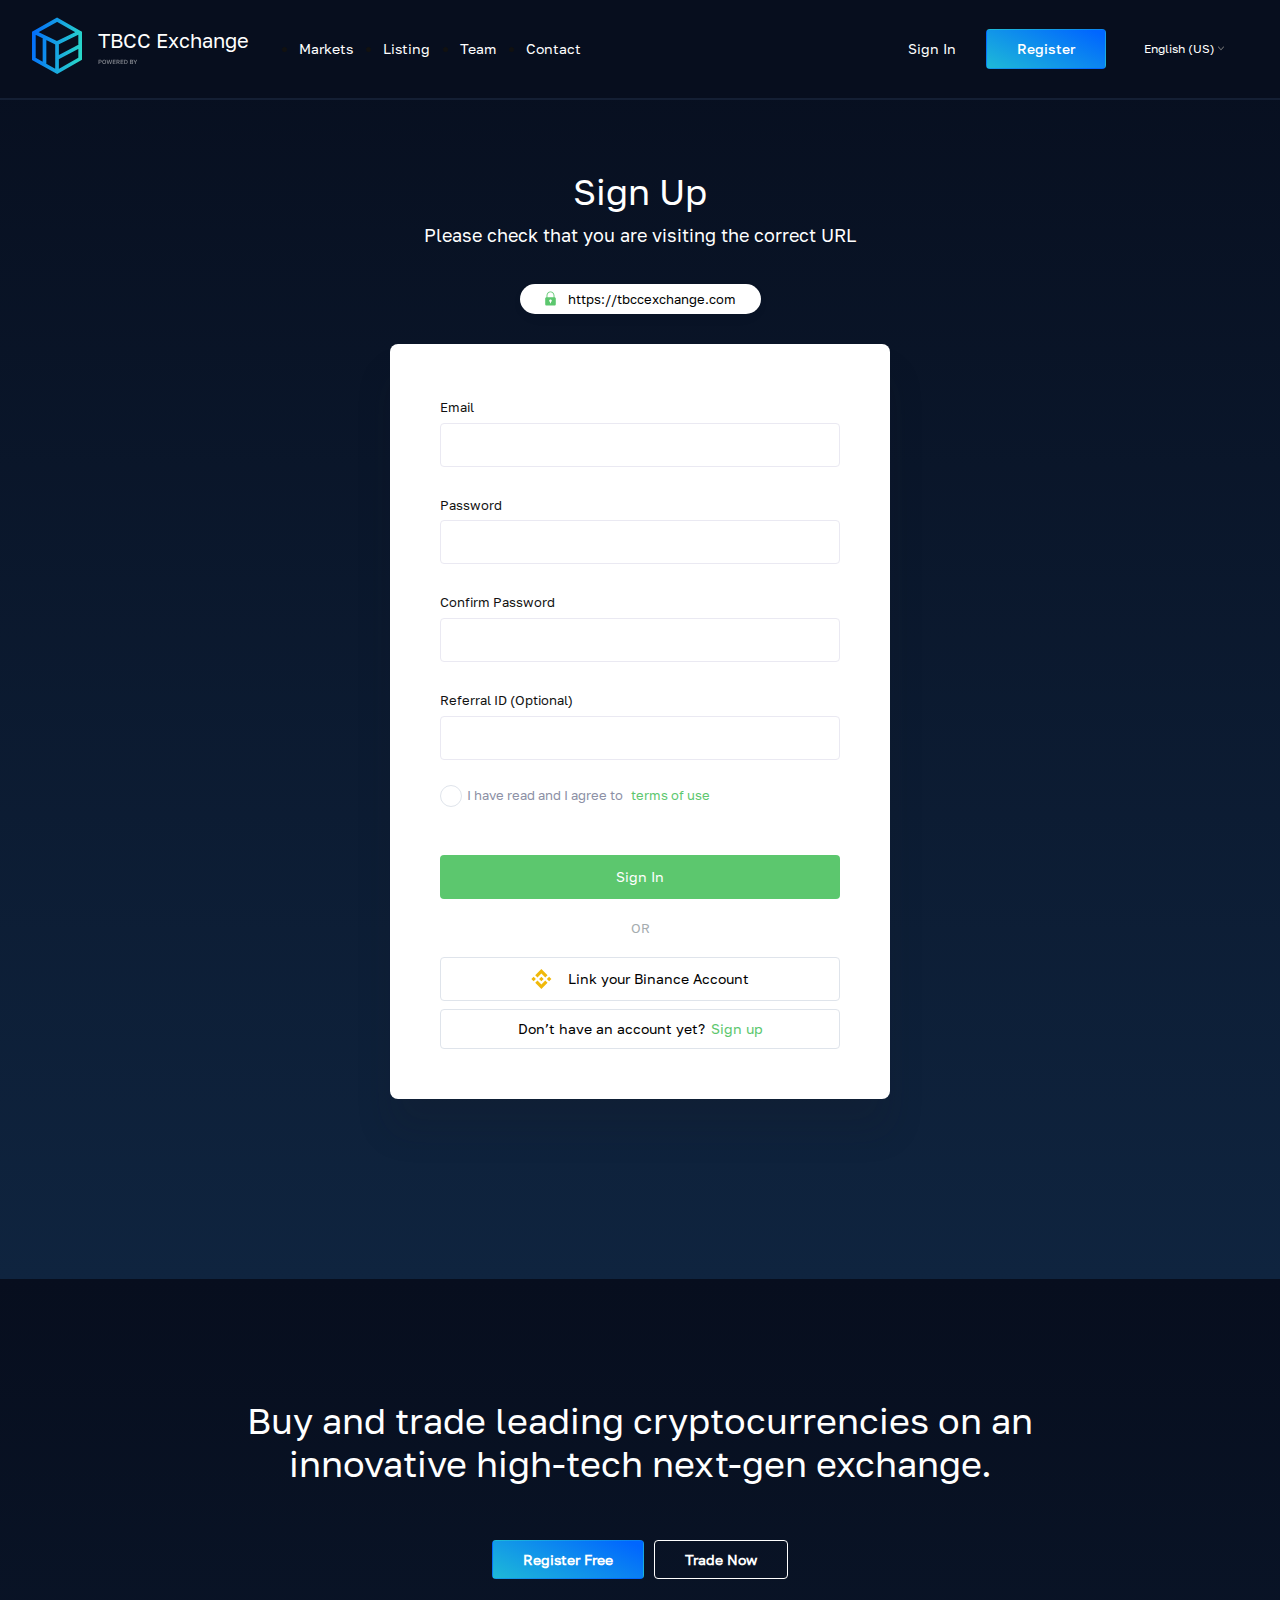
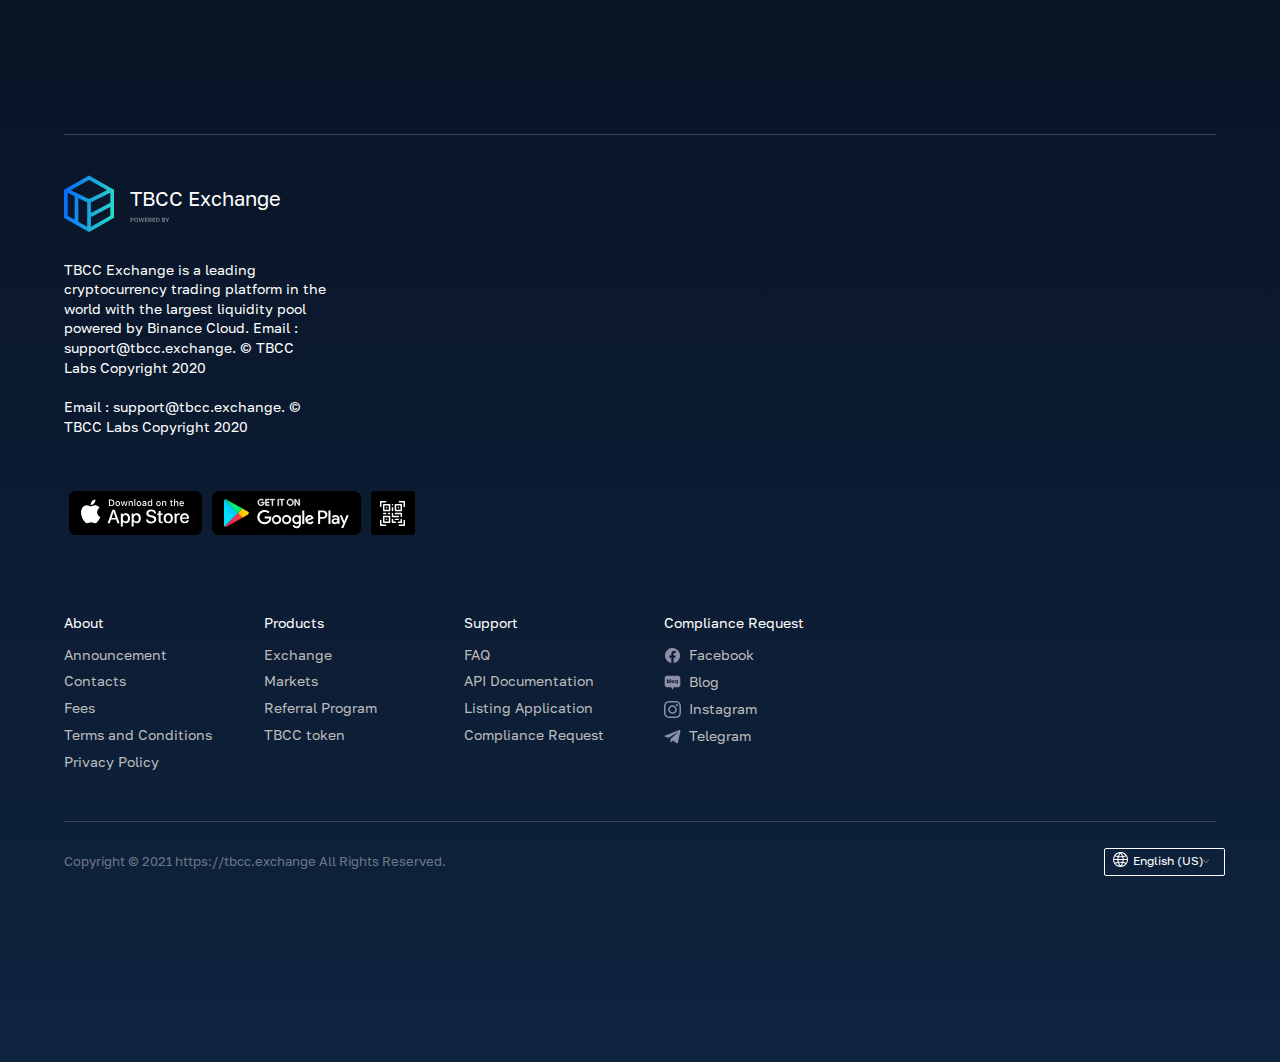
<file: sign-in.html>
<!DOCTYPE html>
<html lang="en">
  <head>
    <meta charset="utf-8">
    <meta name="viewport" content="width=device-width, initial-scale=1, user-scalable=no, shrink-to-fit=no">
    <link rel="shortcut icon" type="image/x-icon" sizes="256x256" href="favicon.ico"/>
    <link rel="stylesheet" href="css/bootstrap.min.css">
    <link rel="stylesheet" href="css/aos.css">
    <link rel="stylesheet" href="css/select2.min.css">
    <link rel="stylesheet" href="css/style.css">
    <title>Sign In</title>
  </head>
<body>

<header class="container-fluid p-0">
    <div class="head-mobile">
        <a href="index.html" class="logo">
            <div class="brand-img">
                <img src="img/logo.svg" alt="">
            </div>
            <div class="brand-text">
                <span>TBCC Exchange</span>
                <svg width="139" height="11" viewBox="0 0 139 11" fill="none" xmlns="http://www.w3.org/2000/svg" xmlns:xlink="http://www.w3.org/1999/xlink">
                    <path d="M0.539978 3.80001H2.06998C2.63398 3.80001 3.04998 3.92201 3.31798 4.16601C3.58598 4.40601 3.71998 4.73001 3.71998 5.13801C3.71998 5.54601 3.58598 5.87201 3.31798 6.11601C3.04998 6.35601 2.63398 6.47601 2.06998 6.47601H1.25998V8.00001H0.539978V3.80001ZM2.00998 5.85201C2.19798 5.85201 2.35598 5.83801 2.48398 5.81001C2.61198 5.77801 2.71398 5.73401 2.78998 5.67801C2.86598 5.61801 2.91998 5.54401 2.95198 5.45601C2.98398 5.36401 2.99998 5.25801 2.99998 5.13801C2.99998 5.01801 2.98398 4.91401 2.95198 4.82601C2.91998 4.73801 2.86598 4.66401 2.78998 4.60401C2.71398 4.54401 2.61198 4.50001 2.48398 4.47201C2.35598 4.44001 2.19798 4.42401 2.00998 4.42401H1.25998V5.85201H2.00998Z" fill="white" fill-opacity="0.5"/>
                    <path d="M6.21092 8.06601C5.95492 8.06601 5.71092 8.02601 5.47892 7.94601C5.24692 7.86601 5.04292 7.74201 4.86692 7.57401C4.69092 7.40201 4.55092 7.18201 4.44692 6.91401C4.34292 6.64201 4.29092 6.31401 4.29092 5.93001V5.81001C4.29092 5.44201 4.34292 5.12801 4.44692 4.86801C4.55092 4.60401 4.69092 4.38801 4.86692 4.22001C5.04292 4.05201 5.24692 3.93001 5.47892 3.85401C5.71092 3.77401 5.95492 3.73401 6.21092 3.73401C6.46692 3.73401 6.71092 3.77401 6.94292 3.85401C7.17492 3.93001 7.37892 4.05201 7.55492 4.22001C7.73092 4.38801 7.87092 4.60401 7.97492 4.86801C8.07892 5.12801 8.13092 5.44201 8.13092 5.81001V5.93001C8.13092 6.31401 8.07892 6.64201 7.97492 6.91401C7.87092 7.18201 7.73092 7.40201 7.55492 7.57401C7.37892 7.74201 7.17492 7.86601 6.94292 7.94601C6.71092 8.02601 6.46692 8.06601 6.21092 8.06601ZM6.21092 7.43001C6.35892 7.43001 6.50292 7.40401 6.64292 7.35201C6.78292 7.30001 6.90692 7.21601 7.01492 7.10001C7.12292 6.98001 7.20892 6.82401 7.27292 6.63201C7.34092 6.44001 7.37492 6.20601 7.37492 5.93001V5.81001C7.37492 5.54601 7.34092 5.32401 7.27292 5.14401C7.20892 4.96001 7.12292 4.81201 7.01492 4.70001C6.90692 4.58401 6.78292 4.50001 6.64292 4.44801C6.50292 4.39601 6.35892 4.37001 6.21092 4.37001C6.05892 4.37001 5.91292 4.39601 5.77292 4.44801C5.63292 4.50001 5.50892 4.58401 5.40092 4.70001C5.29292 4.81201 5.20692 4.96001 5.14292 5.14401C5.07892 5.32401 5.04692 5.54601 5.04692 5.81001V5.93001C5.04692 6.20601 5.07892 6.44001 5.14292 6.63201C5.20692 6.82401 5.29292 6.98001 5.40092 7.10001C5.50892 7.21601 5.63292 7.30001 5.77292 7.35201C5.91292 7.40401 6.05892 7.43001 6.21092 7.43001Z" fill="white" fill-opacity="0.5"/>
                    <path d="M8.58162 3.80001H9.32562L10.1236 6.92001L11.0416 3.80001H11.6416L12.6136 6.92001L13.4056 3.80001H14.1016L12.9916 8.00001H12.2716L11.3176 4.88001L10.4116 8.00001H9.69162L8.58162 3.80001Z" fill="white" fill-opacity="0.5"/>
                    <path d="M14.79 3.80001H17.61V4.42401H15.51V5.52801H17.43V6.15201H15.51V7.37601H17.61V8.00001H14.79V3.80001Z" fill="white" fill-opacity="0.5"/>
                    <path d="M18.4814 3.80001H20.0714C20.3354 3.80001 20.5654 3.83201 20.7614 3.89601C20.9614 3.96001 21.1274 4.05001 21.2594 4.16601C21.3914 4.28201 21.4914 4.42001 21.5594 4.58001C21.6274 4.74001 21.6614 4.91601 21.6614 5.10801C21.6614 5.39601 21.5834 5.64601 21.4274 5.85801C21.2714 6.06601 21.0374 6.21601 20.7254 6.30801L21.7814 8.00001H20.9894L20.0594 6.39201H19.2014V8.00001H18.4814V3.80001ZM19.9514 5.79201C20.3194 5.79201 20.5754 5.73201 20.7194 5.61201C20.8674 5.49201 20.9414 5.32401 20.9414 5.10801C20.9414 4.89201 20.8674 4.72401 20.7194 4.60401C20.5754 4.48401 20.3194 4.42401 19.9514 4.42401H19.2014V5.79201H19.9514Z" fill="white" fill-opacity="0.5"/>
                    <path d="M22.5888 3.80001H25.4088V4.42401H23.3088V5.52801H25.2288V6.15201H23.3088V7.37601H25.4088V8.00001H22.5888V3.80001Z" fill="white" fill-opacity="0.5"/>
                    <path d="M26.2802 3.80001H27.6302C28.2662 3.80001 28.7602 3.97001 29.1122 4.31001C29.4642 4.64601 29.6402 5.14601 29.6402 5.81001V5.93001C29.6402 6.26601 29.5922 6.56401 29.4962 6.82401C29.4042 7.08001 29.2682 7.29601 29.0882 7.47201C28.9122 7.64401 28.6962 7.77601 28.4402 7.86801C28.1842 7.95601 27.8942 8.00001 27.5702 8.00001H26.2802V3.80001ZM27.5102 7.37601C27.7142 7.37601 27.9002 7.35001 28.0682 7.29801C28.2402 7.24601 28.3862 7.16401 28.5062 7.05201C28.6262 6.93601 28.7182 6.78601 28.7822 6.60201C28.8502 6.41801 28.8842 6.19401 28.8842 5.93001V5.81001C28.8842 5.56601 28.8502 5.35601 28.7822 5.18001C28.7142 5.00401 28.6222 4.86001 28.5062 4.74801C28.3902 4.63601 28.2502 4.55401 28.0862 4.50201C27.9262 4.45001 27.7542 4.42401 27.5702 4.42401H27.0002V7.37601H27.5102Z" fill="white" fill-opacity="0.5"/>
                    <path d="M31.9521 3.80001H33.6321C34.1081 3.80001 34.4561 3.90201 34.6761 4.10601C34.9001 4.31001 35.0121 4.58201 35.0121 4.92201C35.0121 5.13801 34.9561 5.32401 34.8441 5.48001C34.7321 5.63201 34.5781 5.74201 34.3821 5.81001C34.6301 5.86601 34.8261 5.98001 34.9701 6.15201C35.1181 6.32001 35.1921 6.54001 35.1921 6.81201C35.1921 6.98801 35.1641 7.15001 35.1081 7.29801C35.0521 7.44201 34.9641 7.56601 34.8441 7.67001C34.7281 7.77401 34.5781 7.85601 34.3941 7.91601C34.2101 7.97201 33.9881 8.00001 33.7281 8.00001H31.9521V3.80001ZM33.6501 7.37601C33.9621 7.37601 34.1761 7.32601 34.2921 7.22601C34.4121 7.12601 34.4721 6.97201 34.4721 6.76401C34.4721 6.66401 34.4581 6.57401 34.4301 6.49401C34.4021 6.41401 34.3561 6.34801 34.2921 6.29601C34.2281 6.24001 34.1421 6.19801 34.0341 6.17001C33.9301 6.14201 33.8001 6.12801 33.6441 6.12801H32.6721V7.37601H33.6501ZM33.5421 5.55201C33.8221 5.55201 34.0161 5.50001 34.1241 5.39601C34.2361 5.29201 34.2921 5.15201 34.2921 4.97601C34.2921 4.79601 34.2381 4.66001 34.1301 4.56801C34.0221 4.47201 33.8261 4.42401 33.5421 4.42401H32.6721V5.55201H33.5421Z" fill="white" fill-opacity="0.5"/>
                    <path d="M36.9593 6.38001L35.3393 3.80001H36.1913L37.3313 5.66001L38.3873 3.80001H39.1793L37.6793 6.38001V8.00001H36.9593V6.38001Z" fill="white" fill-opacity="0.5"/>
                    <rect x="44" width="95" height="11" fill="url(#pattern0)"/>
                    <defs>
                        <pattern id="pattern0" patternContentUnits="objectBoundingBox" width="1" height="1">
                            <use xlink:href="#image0" transform="translate(0 -0.028757) scale(0.00204082 0.0176252)"/>
                        </pattern>
                        <image id="image0" width="490" height="60" xlink:href="[data-uri]"/>
                    </defs>
                </svg>

            </div>
        </a>
        <a href="index.html" class="menu-icon">
            <img src="img/menu-icon.svg" alt="">
        </a>
    </div>
    <div class="head-container">
        <a href="#" class="menu-close">
            <img src="img/menu-close.svg" alt="">
        </a>
        <div class="left-column">
            <a href="index.html" class="logo">
                <div class="brand-img">
                    <img src="img/logo.svg" alt="">
                </div>
                <div class="brand-text">
                    <span>TBCC Exchange</span>
                    <svg width="139" height="11" viewBox="0 0 139 11" fill="none" xmlns="http://www.w3.org/2000/svg" xmlns:xlink="http://www.w3.org/1999/xlink">
                        <path d="M0.539978 3.80001H2.06998C2.63398 3.80001 3.04998 3.92201 3.31798 4.16601C3.58598 4.40601 3.71998 4.73001 3.71998 5.13801C3.71998 5.54601 3.58598 5.87201 3.31798 6.11601C3.04998 6.35601 2.63398 6.47601 2.06998 6.47601H1.25998V8.00001H0.539978V3.80001ZM2.00998 5.85201C2.19798 5.85201 2.35598 5.83801 2.48398 5.81001C2.61198 5.77801 2.71398 5.73401 2.78998 5.67801C2.86598 5.61801 2.91998 5.54401 2.95198 5.45601C2.98398 5.36401 2.99998 5.25801 2.99998 5.13801C2.99998 5.01801 2.98398 4.91401 2.95198 4.82601C2.91998 4.73801 2.86598 4.66401 2.78998 4.60401C2.71398 4.54401 2.61198 4.50001 2.48398 4.47201C2.35598 4.44001 2.19798 4.42401 2.00998 4.42401H1.25998V5.85201H2.00998Z" fill="white" fill-opacity="0.5"/>
                        <path d="M6.21092 8.06601C5.95492 8.06601 5.71092 8.02601 5.47892 7.94601C5.24692 7.86601 5.04292 7.74201 4.86692 7.57401C4.69092 7.40201 4.55092 7.18201 4.44692 6.91401C4.34292 6.64201 4.29092 6.31401 4.29092 5.93001V5.81001C4.29092 5.44201 4.34292 5.12801 4.44692 4.86801C4.55092 4.60401 4.69092 4.38801 4.86692 4.22001C5.04292 4.05201 5.24692 3.93001 5.47892 3.85401C5.71092 3.77401 5.95492 3.73401 6.21092 3.73401C6.46692 3.73401 6.71092 3.77401 6.94292 3.85401C7.17492 3.93001 7.37892 4.05201 7.55492 4.22001C7.73092 4.38801 7.87092 4.60401 7.97492 4.86801C8.07892 5.12801 8.13092 5.44201 8.13092 5.81001V5.93001C8.13092 6.31401 8.07892 6.64201 7.97492 6.91401C7.87092 7.18201 7.73092 7.40201 7.55492 7.57401C7.37892 7.74201 7.17492 7.86601 6.94292 7.94601C6.71092 8.02601 6.46692 8.06601 6.21092 8.06601ZM6.21092 7.43001C6.35892 7.43001 6.50292 7.40401 6.64292 7.35201C6.78292 7.30001 6.90692 7.21601 7.01492 7.10001C7.12292 6.98001 7.20892 6.82401 7.27292 6.63201C7.34092 6.44001 7.37492 6.20601 7.37492 5.93001V5.81001C7.37492 5.54601 7.34092 5.32401 7.27292 5.14401C7.20892 4.96001 7.12292 4.81201 7.01492 4.70001C6.90692 4.58401 6.78292 4.50001 6.64292 4.44801C6.50292 4.39601 6.35892 4.37001 6.21092 4.37001C6.05892 4.37001 5.91292 4.39601 5.77292 4.44801C5.63292 4.50001 5.50892 4.58401 5.40092 4.70001C5.29292 4.81201 5.20692 4.96001 5.14292 5.14401C5.07892 5.32401 5.04692 5.54601 5.04692 5.81001V5.93001C5.04692 6.20601 5.07892 6.44001 5.14292 6.63201C5.20692 6.82401 5.29292 6.98001 5.40092 7.10001C5.50892 7.21601 5.63292 7.30001 5.77292 7.35201C5.91292 7.40401 6.05892 7.43001 6.21092 7.43001Z" fill="white" fill-opacity="0.5"/>
                        <path d="M8.58162 3.80001H9.32562L10.1236 6.92001L11.0416 3.80001H11.6416L12.6136 6.92001L13.4056 3.80001H14.1016L12.9916 8.00001H12.2716L11.3176 4.88001L10.4116 8.00001H9.69162L8.58162 3.80001Z" fill="white" fill-opacity="0.5"/>
                        <path d="M14.79 3.80001H17.61V4.42401H15.51V5.52801H17.43V6.15201H15.51V7.37601H17.61V8.00001H14.79V3.80001Z" fill="white" fill-opacity="0.5"/>
                        <path d="M18.4814 3.80001H20.0714C20.3354 3.80001 20.5654 3.83201 20.7614 3.89601C20.9614 3.96001 21.1274 4.05001 21.2594 4.16601C21.3914 4.28201 21.4914 4.42001 21.5594 4.58001C21.6274 4.74001 21.6614 4.91601 21.6614 5.10801C21.6614 5.39601 21.5834 5.64601 21.4274 5.85801C21.2714 6.06601 21.0374 6.21601 20.7254 6.30801L21.7814 8.00001H20.9894L20.0594 6.39201H19.2014V8.00001H18.4814V3.80001ZM19.9514 5.79201C20.3194 5.79201 20.5754 5.73201 20.7194 5.61201C20.8674 5.49201 20.9414 5.32401 20.9414 5.10801C20.9414 4.89201 20.8674 4.72401 20.7194 4.60401C20.5754 4.48401 20.3194 4.42401 19.9514 4.42401H19.2014V5.79201H19.9514Z" fill="white" fill-opacity="0.5"/>
                        <path d="M22.5888 3.80001H25.4088V4.42401H23.3088V5.52801H25.2288V6.15201H23.3088V7.37601H25.4088V8.00001H22.5888V3.80001Z" fill="white" fill-opacity="0.5"/>
                        <path d="M26.2802 3.80001H27.6302C28.2662 3.80001 28.7602 3.97001 29.1122 4.31001C29.4642 4.64601 29.6402 5.14601 29.6402 5.81001V5.93001C29.6402 6.26601 29.5922 6.56401 29.4962 6.82401C29.4042 7.08001 29.2682 7.29601 29.0882 7.47201C28.9122 7.64401 28.6962 7.77601 28.4402 7.86801C28.1842 7.95601 27.8942 8.00001 27.5702 8.00001H26.2802V3.80001ZM27.5102 7.37601C27.7142 7.37601 27.9002 7.35001 28.0682 7.29801C28.2402 7.24601 28.3862 7.16401 28.5062 7.05201C28.6262 6.93601 28.7182 6.78601 28.7822 6.60201C28.8502 6.41801 28.8842 6.19401 28.8842 5.93001V5.81001C28.8842 5.56601 28.8502 5.35601 28.7822 5.18001C28.7142 5.00401 28.6222 4.86001 28.5062 4.74801C28.3902 4.63601 28.2502 4.55401 28.0862 4.50201C27.9262 4.45001 27.7542 4.42401 27.5702 4.42401H27.0002V7.37601H27.5102Z" fill="white" fill-opacity="0.5"/>
                        <path d="M31.9521 3.80001H33.6321C34.1081 3.80001 34.4561 3.90201 34.6761 4.10601C34.9001 4.31001 35.0121 4.58201 35.0121 4.92201C35.0121 5.13801 34.9561 5.32401 34.8441 5.48001C34.7321 5.63201 34.5781 5.74201 34.3821 5.81001C34.6301 5.86601 34.8261 5.98001 34.9701 6.15201C35.1181 6.32001 35.1921 6.54001 35.1921 6.81201C35.1921 6.98801 35.1641 7.15001 35.1081 7.29801C35.0521 7.44201 34.9641 7.56601 34.8441 7.67001C34.7281 7.77401 34.5781 7.85601 34.3941 7.91601C34.2101 7.97201 33.9881 8.00001 33.7281 8.00001H31.9521V3.80001ZM33.6501 7.37601C33.9621 7.37601 34.1761 7.32601 34.2921 7.22601C34.4121 7.12601 34.4721 6.97201 34.4721 6.76401C34.4721 6.66401 34.4581 6.57401 34.4301 6.49401C34.4021 6.41401 34.3561 6.34801 34.2921 6.29601C34.2281 6.24001 34.1421 6.19801 34.0341 6.17001C33.9301 6.14201 33.8001 6.12801 33.6441 6.12801H32.6721V7.37601H33.6501ZM33.5421 5.55201C33.8221 5.55201 34.0161 5.50001 34.1241 5.39601C34.2361 5.29201 34.2921 5.15201 34.2921 4.97601C34.2921 4.79601 34.2381 4.66001 34.1301 4.56801C34.0221 4.47201 33.8261 4.42401 33.5421 4.42401H32.6721V5.55201H33.5421Z" fill="white" fill-opacity="0.5"/>
                        <path d="M36.9593 6.38001L35.3393 3.80001H36.1913L37.3313 5.66001L38.3873 3.80001H39.1793L37.6793 6.38001V8.00001H36.9593V6.38001Z" fill="white" fill-opacity="0.5"/>
                        <rect x="44" width="95" height="11" fill="url(#pattern0)"/>
                        <defs>
                            <pattern id="pattern0" patternContentUnits="objectBoundingBox" width="1" height="1">
                                <use xlink:href="#image0" transform="translate(0 -0.028757) scale(0.00204082 0.0176252)"/>
                            </pattern>
                            <image id="image0" width="490" height="60" xlink:href="[data-uri]"/>
                        </defs>
                    </svg>

                </div>
            </a>
            <nav>
                <ul>
                    <li>
                        <a href="#" class="menu-item" id="menuItemOne">Markets</a>
                    </li>
                    <li>
                        <a href="listing.html" class="menu-item" id="menuItemTwo">Listing</a>
                    </li>
                    <li>
                        <a href="team.html" class="menu-item" id="menuItemThree">Team</a>
                    </li>
                    <li>
                        <a href="contacts.html" class="menu-item" id="menuItemFour">Contact</a>
                    </li>
                </ul>
            </nav>
        </div>

        <div class="right-column">
            <div class="register-box">
                <a href="log-in.html" id="menuItemFive">Sign in</a>
                <a href="sign-in.html" class="btn" id="menuItemSix">Register</a>
            </div>
            <select name="lang" class="lang-select lang" id="lang-select">
                <option value="RU">Russian</option>
                <option value="EN" selected>English (US)</option>
                <option value="CH">Chinese</option>
            </select>
        </div>

    </div>
</header>


<section class="container-fluid gradient-color">
    <div class="contacts-page">
        <div class="center-block">
            <h2 class="mb-2">Sign Up</h2>
            <p class="mb-1">Please check that you are visiting the correct URL</p>
            <a href="#" class="link">
                <svg width="11" height="15" viewBox="0 0 11 15" fill="none" xmlns="http://www.w3.org/2000/svg">
                    <path d="M9.46978 6.17646V4.41175C9.46978 2.20587 7.70508 0.441162 5.4992 0.441162C3.29331 0.441162 1.52861 2.20587 1.52861 4.41175V6.17646C0.778607 6.17646 0.205078 6.74999 0.205078 7.49999V13.2353C0.205078 13.9412 0.778607 14.5588 1.52861 14.5588H9.46978C10.2198 14.5588 10.7933 13.9412 10.7933 13.2353V7.49999C10.7933 6.74999 10.2198 6.17646 9.46978 6.17646ZM2.41096 4.41175C2.41096 2.69116 3.77861 1.32352 5.4992 1.32352C7.21978 1.32352 8.58743 2.69116 8.58743 4.41175V6.17646H2.41096V4.41175ZM5.94037 10.9412V11.9118C5.94037 12.1765 5.7639 12.3529 5.4992 12.3529C5.23449 12.3529 5.05802 12.1765 5.05802 11.9118V10.9412C4.52861 10.7647 4.17567 10.2794 4.17567 9.70587C4.17567 8.95587 4.7492 8.38234 5.4992 8.38234C6.2492 8.38234 6.82272 8.95587 6.82272 9.70587C6.82272 10.2794 6.46978 10.7647 5.94037 10.9412Z" fill="#5CC76E"/>
                </svg>
                https://tbccexchange.com
            </a>
            <form action="#" class="contact-form">

                <div class="form-group">
                    <label for="sign-form-email" class="label--hidden">Email</label>
                    <input type="email" id="sign-form-email">
                </div>

                <div class="form-group">
                    <label for="sign-password" class="label--hidden">Password</label>
                    <input type="password" id="sign-password">
                </div>

                <div class="form-group">
                    <label for="confirm-password" class="label--hidden">Confirm Password</label>
                    <input type="password" id="confirm-password">
                </div>

                <div class="form-group">
                    <label for="ref-id" class="label--hidden">Referral ID (Optional)</label>
                    <input type="text" id="ref-id">
                </div>

                <div class="check-group">
                    <input type="checkbox" id="check">
                    <label for="check">I have read and I agree to <a href="#">terms of use</a></label>
                </div>

                <button type="submit" class="btn mt-5 green">Sign In</button>
                <div class="or">or</div>
                <a type="submit" class="btn l-tr">
                    <svg width="21" height="20" viewBox="0 0 21 20" fill="none" xmlns="http://www.w3.org/2000/svg">
                        <path d="M6.49104 8.40414L10.3751 4.52016L14.2611 8.40614L16.5211 6.14608L10.3751 0L4.231 6.14408L6.49104 8.40414ZM2.63512 7.73979L4.89512 9.99979L2.635 12.2599L0.375 9.99993L2.63512 7.73979ZM6.49104 11.5959L10.3751 15.4797L14.261 11.5939L16.5223 13.8528L16.5211 13.8539L10.3751 20L4.23092 13.8559L4.22776 13.8528L6.49104 11.5959ZM20.3752 10.0002L18.1152 12.2602L15.8552 10.0002L18.1152 7.74021L20.3752 10.0002Z" fill="#F0B90B"/>
                        <path d="M12.6669 9.99851H12.6679L10.3746 7.70508L8.67965 9.39994H8.67958L8.48493 9.59465L8.08322 9.99644L8.08008 9.99958L8.08322 10.0028L10.3746 12.2941L12.6678 10.0008L12.669 9.99958L12.6669 9.99851Z" fill="#F0B90B"/>
                    </svg>
                    Link your Binance Account
                </a>
                <a href="#" class="btn mt-2 l-tr">
                    Don’t have an account yet?  <i>Sign up</i>
                </a>
            </form>
        </div>
    </div>
</section>

<footer>
    <div class="footer-content">
        <div class="center-block">
            <h2 id="footerH2">Buy and trade leading cryptocurrencies on an innovative high-tech next-gen exchange.</h2>
            <div class="button-box">
                <a href="#" class="btn" id="buttonTextTwo">
                    Register Free
                </a>
                <a href="#" class="btn transparent" id="buttonTextThree">
                    Trade Now
                </a>
            </div>
        </div>
        <div class="sub-menu">
            <div class="sub-menu-item">
                <a href="index.html" class="logo">
                    <div class="brand-img">
                        <img src="img/logo.svg" alt="">
                    </div>
                    <div class="brand-text">
                        <span>TBCC Exchange</span>
                        <svg width="139" height="11" viewBox="0 0 139 11" fill="none" xmlns="http://www.w3.org/2000/svg" xmlns:xlink="http://www.w3.org/1999/xlink">
                            <path d="M0.539978 3.80001H2.06998C2.63398 3.80001 3.04998 3.92201 3.31798 4.16601C3.58598 4.40601 3.71998 4.73001 3.71998 5.13801C3.71998 5.54601 3.58598 5.87201 3.31798 6.11601C3.04998 6.35601 2.63398 6.47601 2.06998 6.47601H1.25998V8.00001H0.539978V3.80001ZM2.00998 5.85201C2.19798 5.85201 2.35598 5.83801 2.48398 5.81001C2.61198 5.77801 2.71398 5.73401 2.78998 5.67801C2.86598 5.61801 2.91998 5.54401 2.95198 5.45601C2.98398 5.36401 2.99998 5.25801 2.99998 5.13801C2.99998 5.01801 2.98398 4.91401 2.95198 4.82601C2.91998 4.73801 2.86598 4.66401 2.78998 4.60401C2.71398 4.54401 2.61198 4.50001 2.48398 4.47201C2.35598 4.44001 2.19798 4.42401 2.00998 4.42401H1.25998V5.85201H2.00998Z" fill="white" fill-opacity="0.5"/>
                            <path d="M6.21092 8.06601C5.95492 8.06601 5.71092 8.02601 5.47892 7.94601C5.24692 7.86601 5.04292 7.74201 4.86692 7.57401C4.69092 7.40201 4.55092 7.18201 4.44692 6.91401C4.34292 6.64201 4.29092 6.31401 4.29092 5.93001V5.81001C4.29092 5.44201 4.34292 5.12801 4.44692 4.86801C4.55092 4.60401 4.69092 4.38801 4.86692 4.22001C5.04292 4.05201 5.24692 3.93001 5.47892 3.85401C5.71092 3.77401 5.95492 3.73401 6.21092 3.73401C6.46692 3.73401 6.71092 3.77401 6.94292 3.85401C7.17492 3.93001 7.37892 4.05201 7.55492 4.22001C7.73092 4.38801 7.87092 4.60401 7.97492 4.86801C8.07892 5.12801 8.13092 5.44201 8.13092 5.81001V5.93001C8.13092 6.31401 8.07892 6.64201 7.97492 6.91401C7.87092 7.18201 7.73092 7.40201 7.55492 7.57401C7.37892 7.74201 7.17492 7.86601 6.94292 7.94601C6.71092 8.02601 6.46692 8.06601 6.21092 8.06601ZM6.21092 7.43001C6.35892 7.43001 6.50292 7.40401 6.64292 7.35201C6.78292 7.30001 6.90692 7.21601 7.01492 7.10001C7.12292 6.98001 7.20892 6.82401 7.27292 6.63201C7.34092 6.44001 7.37492 6.20601 7.37492 5.93001V5.81001C7.37492 5.54601 7.34092 5.32401 7.27292 5.14401C7.20892 4.96001 7.12292 4.81201 7.01492 4.70001C6.90692 4.58401 6.78292 4.50001 6.64292 4.44801C6.50292 4.39601 6.35892 4.37001 6.21092 4.37001C6.05892 4.37001 5.91292 4.39601 5.77292 4.44801C5.63292 4.50001 5.50892 4.58401 5.40092 4.70001C5.29292 4.81201 5.20692 4.96001 5.14292 5.14401C5.07892 5.32401 5.04692 5.54601 5.04692 5.81001V5.93001C5.04692 6.20601 5.07892 6.44001 5.14292 6.63201C5.20692 6.82401 5.29292 6.98001 5.40092 7.10001C5.50892 7.21601 5.63292 7.30001 5.77292 7.35201C5.91292 7.40401 6.05892 7.43001 6.21092 7.43001Z" fill="white" fill-opacity="0.5"/>
                            <path d="M8.58162 3.80001H9.32562L10.1236 6.92001L11.0416 3.80001H11.6416L12.6136 6.92001L13.4056 3.80001H14.1016L12.9916 8.00001H12.2716L11.3176 4.88001L10.4116 8.00001H9.69162L8.58162 3.80001Z" fill="white" fill-opacity="0.5"/>
                            <path d="M14.79 3.80001H17.61V4.42401H15.51V5.52801H17.43V6.15201H15.51V7.37601H17.61V8.00001H14.79V3.80001Z" fill="white" fill-opacity="0.5"/>
                            <path d="M18.4814 3.80001H20.0714C20.3354 3.80001 20.5654 3.83201 20.7614 3.89601C20.9614 3.96001 21.1274 4.05001 21.2594 4.16601C21.3914 4.28201 21.4914 4.42001 21.5594 4.58001C21.6274 4.74001 21.6614 4.91601 21.6614 5.10801C21.6614 5.39601 21.5834 5.64601 21.4274 5.85801C21.2714 6.06601 21.0374 6.21601 20.7254 6.30801L21.7814 8.00001H20.9894L20.0594 6.39201H19.2014V8.00001H18.4814V3.80001ZM19.9514 5.79201C20.3194 5.79201 20.5754 5.73201 20.7194 5.61201C20.8674 5.49201 20.9414 5.32401 20.9414 5.10801C20.9414 4.89201 20.8674 4.72401 20.7194 4.60401C20.5754 4.48401 20.3194 4.42401 19.9514 4.42401H19.2014V5.79201H19.9514Z" fill="white" fill-opacity="0.5"/>
                            <path d="M22.5888 3.80001H25.4088V4.42401H23.3088V5.52801H25.2288V6.15201H23.3088V7.37601H25.4088V8.00001H22.5888V3.80001Z" fill="white" fill-opacity="0.5"/>
                            <path d="M26.2802 3.80001H27.6302C28.2662 3.80001 28.7602 3.97001 29.1122 4.31001C29.4642 4.64601 29.6402 5.14601 29.6402 5.81001V5.93001C29.6402 6.26601 29.5922 6.56401 29.4962 6.82401C29.4042 7.08001 29.2682 7.29601 29.0882 7.47201C28.9122 7.64401 28.6962 7.77601 28.4402 7.86801C28.1842 7.95601 27.8942 8.00001 27.5702 8.00001H26.2802V3.80001ZM27.5102 7.37601C27.7142 7.37601 27.9002 7.35001 28.0682 7.29801C28.2402 7.24601 28.3862 7.16401 28.5062 7.05201C28.6262 6.93601 28.7182 6.78601 28.7822 6.60201C28.8502 6.41801 28.8842 6.19401 28.8842 5.93001V5.81001C28.8842 5.56601 28.8502 5.35601 28.7822 5.18001C28.7142 5.00401 28.6222 4.86001 28.5062 4.74801C28.3902 4.63601 28.2502 4.55401 28.0862 4.50201C27.9262 4.45001 27.7542 4.42401 27.5702 4.42401H27.0002V7.37601H27.5102Z" fill="white" fill-opacity="0.5"/>
                            <path d="M31.9521 3.80001H33.6321C34.1081 3.80001 34.4561 3.90201 34.6761 4.10601C34.9001 4.31001 35.0121 4.58201 35.0121 4.92201C35.0121 5.13801 34.9561 5.32401 34.8441 5.48001C34.7321 5.63201 34.5781 5.74201 34.3821 5.81001C34.6301 5.86601 34.8261 5.98001 34.9701 6.15201C35.1181 6.32001 35.1921 6.54001 35.1921 6.81201C35.1921 6.98801 35.1641 7.15001 35.1081 7.29801C35.0521 7.44201 34.9641 7.56601 34.8441 7.67001C34.7281 7.77401 34.5781 7.85601 34.3941 7.91601C34.2101 7.97201 33.9881 8.00001 33.7281 8.00001H31.9521V3.80001ZM33.6501 7.37601C33.9621 7.37601 34.1761 7.32601 34.2921 7.22601C34.4121 7.12601 34.4721 6.97201 34.4721 6.76401C34.4721 6.66401 34.4581 6.57401 34.4301 6.49401C34.4021 6.41401 34.3561 6.34801 34.2921 6.29601C34.2281 6.24001 34.1421 6.19801 34.0341 6.17001C33.9301 6.14201 33.8001 6.12801 33.6441 6.12801H32.6721V7.37601H33.6501ZM33.5421 5.55201C33.8221 5.55201 34.0161 5.50001 34.1241 5.39601C34.2361 5.29201 34.2921 5.15201 34.2921 4.97601C34.2921 4.79601 34.2381 4.66001 34.1301 4.56801C34.0221 4.47201 33.8261 4.42401 33.5421 4.42401H32.6721V5.55201H33.5421Z" fill="white" fill-opacity="0.5"/>
                            <path d="M36.9593 6.38001L35.3393 3.80001H36.1913L37.3313 5.66001L38.3873 3.80001H39.1793L37.6793 6.38001V8.00001H36.9593V6.38001Z" fill="white" fill-opacity="0.5"/>
                            <rect x="44" width="95" height="11" fill="url(#pattern0)"/>
                            <defs>
                                <pattern id="pattern0" patternContentUnits="objectBoundingBox" width="1" height="1">
                                    <use xlink:href="#image0" transform="translate(0 -0.028757) scale(0.00204082 0.0176252)"/>
                                </pattern>
                                <image id="image0" width="490" height="60" xlink:href="[data-uri]"/>
                            </defs>
                        </svg>

                    </div>
                </a>
                <p id="footerPOne">TBCC Exchange is a leading cryptocurrency trading platform in the world with the largest liquidity pool powered by Binance Cloud.
                </p>
                <p id="footerPTwo">
                    Email : <a href="mailto:support@tbcc.exchange">support@tbcc.exchange</a><br>
                    © TBCC Labs Copyright 2020
                </p>
                <div class="button-box">
                    <a href="#">
                        <img src="img/app.svg" alt="">
                    </a>
                    <a href="#">
                        <img src="img/google.svg" alt="">
                    </a>
                    <a href="#">
                        <img src="img/hj.svg" alt="">
                    </a>
                </div>
            </div>
            <div class="footer-nav">
                <div class="sub-menu-item">
                    <a href="#" class="footer-link caption" id="footerItemOne">
                        About
                    </a>
                    <a href="#" class="footer-link" id="footerItemTwo">
                        Announcements
                    </a>
                    <a href="contacts.html" class="footer-link" id="footerItemThree">
                        Contacts
                    </a>
                    <a href="#" class="footer-link" id="footerItemFour">
                        Fees
                    </a>
                    <a href="#" class="footer-link" id="footerItemFive">
                        Terms and Conditions
                    </a>
                    <a href="#" class="footer-link" id="footerItemSix">
                        Privacy Policy
                    </a>
                </div>
                <div class="sub-menu-item">
                    <a href="#" class="footer-link caption" id="footerItemSeven">
                        Product
                    </a>
                    <a href="#" class="footer-link" id="footerItemEight">
                        Exchange
                    </a>
                    <a href="#" class="footer-link" id="footerItemNine">
                        Markets
                    </a>
                    <a href="referal.html" class="footer-link" id="footerItemTen">
                        Referal Program
                    </a>
                    <a href="token.html" class="footer-link" id="footerItemEleven">
                        TBCC token
                    </a>
                </div>
                <div class="sub-menu-item">
                    <a href="#" class="footer-link caption" id="footerItemTwelve">
                        Support
                    </a>
                    <a href="#" class="footer-link" id="footerItemThirteen">
                        FAQ
                    </a>
                    <a href="#" class="footer-link" id="footerItemFourteen">
                        API documantion
                    </a>
                    <a href="listing.html" class="footer-link" id="footerItemFifteen">
                        Listing Application
                    </a>
                    <a href="compliance.html" class="footer-link" id="footerItemSixteen">
                        Compliance Requests
                    </a>
                </div>
                <div class="sub-menu-item">
                    <a href="#" class="footer-link caption" id="footerItemSeventeen">
                        Community
                    </a>
                    <a href="#" class="footer-link">
                        <svg width="17" height="17" viewBox="0 0 17 17" fill="none" xmlns="http://www.w3.org/2000/svg">
                            <path d="M16.0556 8.49775C16.0557 7.05419 15.6422 5.64083 14.8639 4.42504C14.0856 3.20925 12.9752 2.24196 11.6642 1.63775C10.3532 1.03353 8.89649 0.817694 7.46659 1.01579C6.03669 1.2139 4.69352 1.81764 3.59614 2.75552C2.49877 3.6934 1.69316 4.92613 1.27473 6.30771C0.856308 7.6893 0.842589 9.16185 1.2352 10.551C1.62782 11.9401 2.41032 13.1877 3.49003 14.1458C4.56974 15.104 5.90143 15.7326 7.32739 15.9574V10.676H5.39846V8.49775H7.32739V6.83326C7.28535 6.44482 7.32933 6.05189 7.45622 5.68236C7.58311 5.31283 7.78979 4.97577 8.06159 4.6951C8.33339 4.41443 8.66365 4.19703 9.02891 4.05835C9.39417 3.91966 9.78549 3.86308 10.1751 3.89264C10.738 3.90019 11.3001 3.95308 11.8547 4.04828V5.89184H10.9057C10.743 5.87073 10.5776 5.88633 10.4217 5.93747C10.2657 5.98862 10.1232 6.07402 10.0046 6.18742C9.88603 6.30081 9.7943 6.43932 9.7362 6.59278C9.6781 6.74624 9.65509 6.91077 9.66885 7.07428V8.49019H11.7693L11.4346 10.6677H9.66885V15.9498C11.4484 15.6762 13.0711 14.774 14.2427 13.4069C15.4144 12.0398 16.0575 10.2982 16.0556 8.49775Z" fill="#8C90A5"/>
                        </svg>
                        Facebook
                    </a>
                    <a href="#" class="footer-link">
                        <svg width="17" height="17" viewBox="0 0 17 17" fill="none" xmlns="http://www.w3.org/2000/svg">
                            <path d="M13.6722 1.65332C14.02 1.65281 14.3645 1.72081 14.6861 1.85345C15.0076 1.98608 15.2999 2.18075 15.5462 2.42634C15.7926 2.67193 15.9881 2.96363 16.1217 3.28478C16.2553 3.60594 16.3243 3.95026 16.3248 4.29809V10.7007C16.3243 11.0485 16.2553 11.3928 16.1217 11.714C15.9881 12.0352 15.7926 12.3269 15.5462 12.5724C15.2999 12.818 15.0076 13.0127 14.6861 13.1453C14.3645 13.278 14.02 13.346 13.6722 13.3455H9.68938C9.68938 13.3699 9.68351 13.3944 9.67177 13.4169L8.6301 15.3799C8.61715 15.404 8.59804 15.4242 8.57471 15.4385C8.55138 15.4528 8.52467 15.4607 8.49732 15.4613C8.46996 15.4619 8.44294 15.4552 8.41901 15.4419C8.39508 15.4287 8.3751 15.4093 8.36112 15.3858L7.21968 13.4227C7.20643 13.3992 7.19968 13.3725 7.20012 13.3455H3.32783C2.98 13.346 2.63547 13.278 2.31392 13.1453C1.99237 13.0127 1.7001 12.818 1.45378 12.5724C1.20746 12.3269 1.01193 12.0352 0.878348 11.714C0.744764 11.3928 0.675745 11.0485 0.675232 10.7007V4.29809C0.675745 3.95018 0.744796 3.60578 0.878441 3.28456C1.01209 2.96334 1.20771 2.67159 1.45413 2.42599C1.70055 2.18039 1.99294 1.98574 2.3146 1.85316C2.63627 1.72059 2.9809 1.65268 3.32881 1.65332H13.6722ZM12.2774 6.21907C12.0877 6.21907 11.9087 6.2533 11.7385 6.32177C11.5683 6.39023 11.4177 6.49 11.2856 6.62106C11.1658 6.73968 11.073 6.88282 11.0137 7.04066C10.955 7.19716 10.9257 7.37713 10.9257 7.57959C10.9257 7.77521 10.9589 7.9542 11.0235 8.1195C11.09 8.28382 11.1859 8.42858 11.312 8.55084C11.4441 8.67799 11.5957 8.77385 11.7659 8.84036C11.9361 8.90785 12.1151 8.9411 12.3038 8.9411C12.4946 8.9411 12.6559 8.90589 12.787 8.83547C12.9188 8.76494 13.0246 8.65429 13.0892 8.51954C13.0892 8.52737 13.0892 8.5391 13.0912 8.55573L13.0922 8.57236L13.0932 8.58018L13.0941 8.60855V8.64963C13.0941 8.85503 13.0873 9.08879 12.9504 9.20714C12.8036 9.33234 12.6501 9.37635 12.4007 9.39494C12.4114 9.39102 12.4007 10.0894 12.4007 10.0825C12.8219 10.0883 13.2316 9.94447 13.5568 9.67663C13.8365 9.45264 14.0038 9.03108 14.0038 8.62322V6.26601H13.1V6.61128L13.0902 6.59563C13.013 6.47456 12.9027 6.37816 12.7723 6.31785C12.6166 6.24891 12.4477 6.21518 12.2774 6.21907ZM3.92643 5.32215H2.99626V9.0663H3.90002V8.69755L3.90686 8.71125C3.96977 8.83939 4.07521 8.94173 4.20518 9.00076C4.35386 9.07608 4.52796 9.11324 4.72847 9.11324C5.09657 9.11388 5.45036 8.97068 5.71439 8.71418C5.83469 8.58899 5.92566 8.44814 5.98532 8.29067C6.04401 8.13222 6.07335 7.95127 6.07335 7.74685C6.07335 7.55612 6.04107 7.37811 5.97456 7.21379C5.90673 7.05101 5.81901 6.89726 5.71341 6.75604C5.57966 6.58535 5.4147 6.44163 5.2273 6.33252C5.06931 6.23941 4.88831 6.19264 4.70499 6.19755C4.51231 6.19755 4.35581 6.22982 4.20714 6.2934C4.09513 6.34006 3.99805 6.41651 3.92643 6.51445V5.32118V5.32215ZM9.15631 6.21907C8.72888 6.21907 8.38362 6.35209 8.11953 6.61715C7.8574 6.88221 7.72536 7.22944 7.72536 7.65784C7.72536 8.08527 7.8574 8.43151 8.12149 8.69658C8.38557 8.96066 8.73084 9.09466 9.15631 9.09466C9.58178 9.09466 9.92705 8.96164 10.1931 8.69364C10.4572 8.4276 10.5902 8.08233 10.5902 7.65784C10.5902 7.23139 10.4582 6.88417 10.1941 6.61813C9.92901 6.35209 9.58276 6.21907 9.15729 6.21907H9.15631ZM5.86991 5.10404V6.02345H5.88164C6.00009 6.02595 6.11426 6.06821 6.20579 6.14342C6.29733 6.21864 6.36092 6.32244 6.38634 6.43816H6.38145V9.03597H7.32238V6.43816H7.31651C7.28747 6.07431 7.12232 5.73478 6.854 5.48732C6.58569 5.23985 6.23394 5.10264 5.86893 5.10306L5.86991 5.10404ZM9.16414 6.99665C9.36563 6.99665 9.52603 7.05631 9.64634 7.17564C9.70776 7.23925 9.7555 7.31476 9.78662 7.39752C9.81774 7.48029 9.83158 7.56855 9.82729 7.65686C9.83146 7.74481 9.81745 7.83267 9.78615 7.91496C9.75485 7.99725 9.70692 8.07221 9.64536 8.13515C9.58133 8.19584 9.5057 8.24298 9.42301 8.27374C9.34032 8.30449 9.25227 8.31824 9.16414 8.31414C9.07626 8.3179 8.98852 8.30389 8.90617 8.27297C8.82382 8.24205 8.74856 8.19484 8.68487 8.13417C8.62303 8.07154 8.57478 7.99683 8.54314 7.9147C8.5115 7.83257 8.49715 7.74479 8.50099 7.65686C8.50099 7.46124 8.56261 7.30084 8.68683 7.17955C8.74994 7.11846 8.82476 7.07076 8.90679 7.03933C8.98882 7.0079 9.07635 6.99338 9.16414 6.99665ZM12.4633 6.89395C12.6657 6.89395 12.8369 6.96046 12.9768 7.09544C13.0453 7.16066 13.0993 7.23955 13.1354 7.327C13.1714 7.41445 13.1887 7.50851 13.1861 7.60307C13.1887 7.69763 13.1714 7.79168 13.1354 7.87913C13.0993 7.96658 13.0453 8.04548 12.9768 8.1107C12.9089 8.17679 12.8285 8.22866 12.7403 8.26326C12.6522 8.29786 12.558 8.3145 12.4633 8.31219C12.3686 8.31485 12.2744 8.29847 12.1862 8.26403C12.098 8.22958 12.0176 8.17778 11.9498 8.11168C11.882 8.04585 11.8288 7.96662 11.7934 7.87904C11.758 7.79146 11.7413 7.69747 11.7444 7.60307C11.7444 7.39571 11.8118 7.2265 11.9478 7.09348C12.016 7.02736 12.0967 6.97563 12.1853 6.94135C12.2738 6.90707 12.3684 6.89095 12.4633 6.89395ZM4.47905 6.9497C4.56655 6.94705 4.65369 6.96195 4.73534 6.99354C4.81698 7.02512 4.89147 7.07274 4.95441 7.13358C5.01714 7.1946 5.06643 7.26806 5.09911 7.34925C5.13178 7.43044 5.14713 7.51756 5.14416 7.60502C5.14617 7.69283 5.13033 7.78013 5.0976 7.86162C5.06486 7.94312 5.01591 8.01712 4.95372 8.07913C4.89152 8.14114 4.81738 8.18987 4.73579 8.22237C4.65419 8.25486 4.56685 8.27045 4.47905 8.26817C4.39139 8.27046 4.30417 8.25487 4.22273 8.22234C4.14129 8.18982 4.06734 8.14104 4.00537 8.07898C3.94341 8.01692 3.89474 7.94289 3.86233 7.86141C3.82992 7.77992 3.81446 7.69269 3.81688 7.60502C3.81688 7.4143 3.88046 7.2578 4.00663 7.13456C4.06898 7.07367 4.14292 7.02593 4.22408 6.99417C4.30523 6.96242 4.39194 6.9473 4.47905 6.9497Z" fill="#8C90A5"/>
                        </svg>
                        Blog
                    </a>
                    <a href="#" class="footer-link">
                        <svg width="17" height="17" viewBox="0 0 17 17" fill="none" xmlns="http://www.w3.org/2000/svg">
                            <path d="M8.49998 1.53156C10.7696 1.53156 11.0384 1.5402 11.9347 1.58109C12.7634 1.61892 13.2135 1.75739 13.5131 1.87376C13.9098 2.02796 14.193 2.21218 14.4904 2.50961C14.7878 2.80703 14.972 3.09022 15.1262 3.48694C15.2426 3.78649 15.3811 4.23656 15.4189 5.06527C15.4598 5.9616 15.4684 6.23041 15.4684 8.50002C15.4684 10.7696 15.4598 11.0384 15.4189 11.9347C15.3811 12.7635 15.2426 13.2135 15.1262 13.5131C14.972 13.9098 14.7878 14.193 14.4904 14.4904C14.193 14.7879 13.9098 14.9721 13.5131 15.1262C13.2135 15.2426 12.7634 15.3811 11.9347 15.4189C11.0385 15.4598 10.7697 15.4685 8.49998 15.4685C6.23024 15.4685 5.96143 15.4598 5.06527 15.4189C4.23653 15.3811 3.78646 15.2426 3.48694 15.1262C3.09019 14.9721 2.807 14.7879 2.50957 14.4904C2.21215 14.193 2.02792 13.9098 1.87376 13.5131C1.75736 13.2135 1.61888 12.7635 1.58106 11.9348C1.54017 11.0384 1.53153 10.7696 1.53153 8.50002C1.53153 6.23041 1.54017 5.9616 1.58106 5.0653C1.61888 4.23656 1.75736 3.78649 1.87376 3.48694C2.02792 3.09022 2.21215 2.80703 2.50957 2.50961C2.807 2.21218 3.09019 2.02796 3.48694 1.87376C3.78646 1.75739 4.23653 1.61892 5.06524 1.58109C5.96156 1.5402 6.23037 1.53156 8.49998 1.53156ZM8.49998 0C6.1915 0 5.90208 0.00978484 4.99546 0.0511511C4.0907 0.0924498 3.47284 0.236118 2.93214 0.446256C2.37319 0.663479 1.89917 0.954122 1.42663 1.42666C0.954089 1.8992 0.663445 2.37323 0.446222 2.93218C0.236084 3.47287 0.0924161 4.09073 0.0511173 4.99549C0.00975109 5.90208 0 6.19154 0 8.50002C0 10.8085 0.00975109 11.098 0.0511173 12.0045C0.0924161 12.9093 0.236084 13.5272 0.446222 14.0679C0.663445 14.6268 0.954089 15.1008 1.42663 15.5734C1.89917 16.0459 2.37319 16.3366 2.93214 16.5538C3.47284 16.7639 4.0907 16.9076 4.99546 16.9489C5.90208 16.9902 6.1915 17 8.49998 17C10.8085 17 11.0979 16.9902 12.0045 16.9489C12.9093 16.9076 13.5271 16.7639 14.0678 16.5538C14.6268 16.3366 15.1008 16.0459 15.5733 15.5734C16.0459 15.1008 16.3365 14.6268 16.5537 14.0679C16.7639 13.5272 16.9076 12.9093 16.9488 12.0045C16.9902 11.098 17 10.8085 17 8.50002C17 6.19154 16.9902 5.90208 16.9488 4.99549C16.9076 4.09073 16.7639 3.47287 16.5537 2.93218C16.3365 2.37323 16.0459 1.8992 15.5733 1.42666C15.1008 0.954122 14.6268 0.663479 14.0678 0.446256C13.5271 0.236118 12.9093 0.0924498 12.0045 0.0511511C11.0979 0.00978484 10.8085 0 8.49998 0ZM8.49998 4.13514C6.08934 4.13514 4.1351 6.08937 4.1351 8.50002C4.1351 10.9107 6.08934 12.8649 8.49998 12.8649C10.9106 12.8649 12.8649 10.9107 12.8649 8.50002C12.8649 6.08937 10.9106 4.13514 8.49998 4.13514ZM8.49998 11.3334C6.93519 11.3334 5.66663 10.0648 5.66663 8.50002C5.66663 6.93522 6.93519 5.66667 8.49998 5.66667C10.0648 5.66667 11.3333 6.93522 11.3333 8.50002C11.3333 10.0648 10.0648 11.3334 8.49998 11.3334ZM14.0573 3.96269C14.0573 4.52602 13.6006 4.98271 13.0373 4.98271C12.474 4.98271 12.0173 4.52602 12.0173 3.96269C12.0173 3.39935 12.474 2.9427 13.0373 2.9427C13.6006 2.9427 14.0573 3.39935 14.0573 3.96269Z" fill="#8C90A5"/>
                        </svg>
                        Instagram
                    </a>
                    <a href="#" class="footer-link">
                        <svg width="17" height="17" viewBox="0 0 17 17" fill="none" xmlns="http://www.w3.org/2000/svg">
                            <path d="M15.3226 2.1133L1.24061 7.54348C0.280299 7.92881 0.284832 8.46526 1.06683 8.70477L4.67989 9.83282L13.0469 4.55374C13.4421 4.31423 13.804 4.44268 13.5063 4.70712L6.72745 10.8249L6.79696 10.9465L6.72745 10.8256L6.47811 14.552C6.61972 14.5503 6.7591 14.5164 6.88577 14.4531C7.01244 14.3898 7.12311 14.2986 7.20949 14.1863L8.96616 12.4788L12.6193 15.1791C13.2917 15.5494 13.7768 15.3574 13.9445 14.5543L16.3426 3.25268C16.5882 2.26819 15.9671 1.82165 15.3241 2.1133" fill="#8C90A5"/>
                        </svg>
                        Telegram
                    </a>
                </div>
            </div>
        </div>
        <div class="footer-bottom">
            <div class="corp">Copyright © 2021 https://tbcc.exchange  All Rights Reserved.</div>
            <select name="lang" class="lang-select lang" id="lang-select-footer">
                <option value="RU">Russian</option>
                <option value="EN" selected>English (US)</option>
                <option value="CH">Chinese</option>
            </select>
        </div>
    </div>
</footer>


    <script src="js/jquery.min.js"></script>
    <script src="js/aos.js"></script>
    <script src="js/select2.min.js"></script>
    <script src="js/bootstrap.min.js"></script>
    <script src="js/scripts.js"></script>
  </body>
</html>
</file>
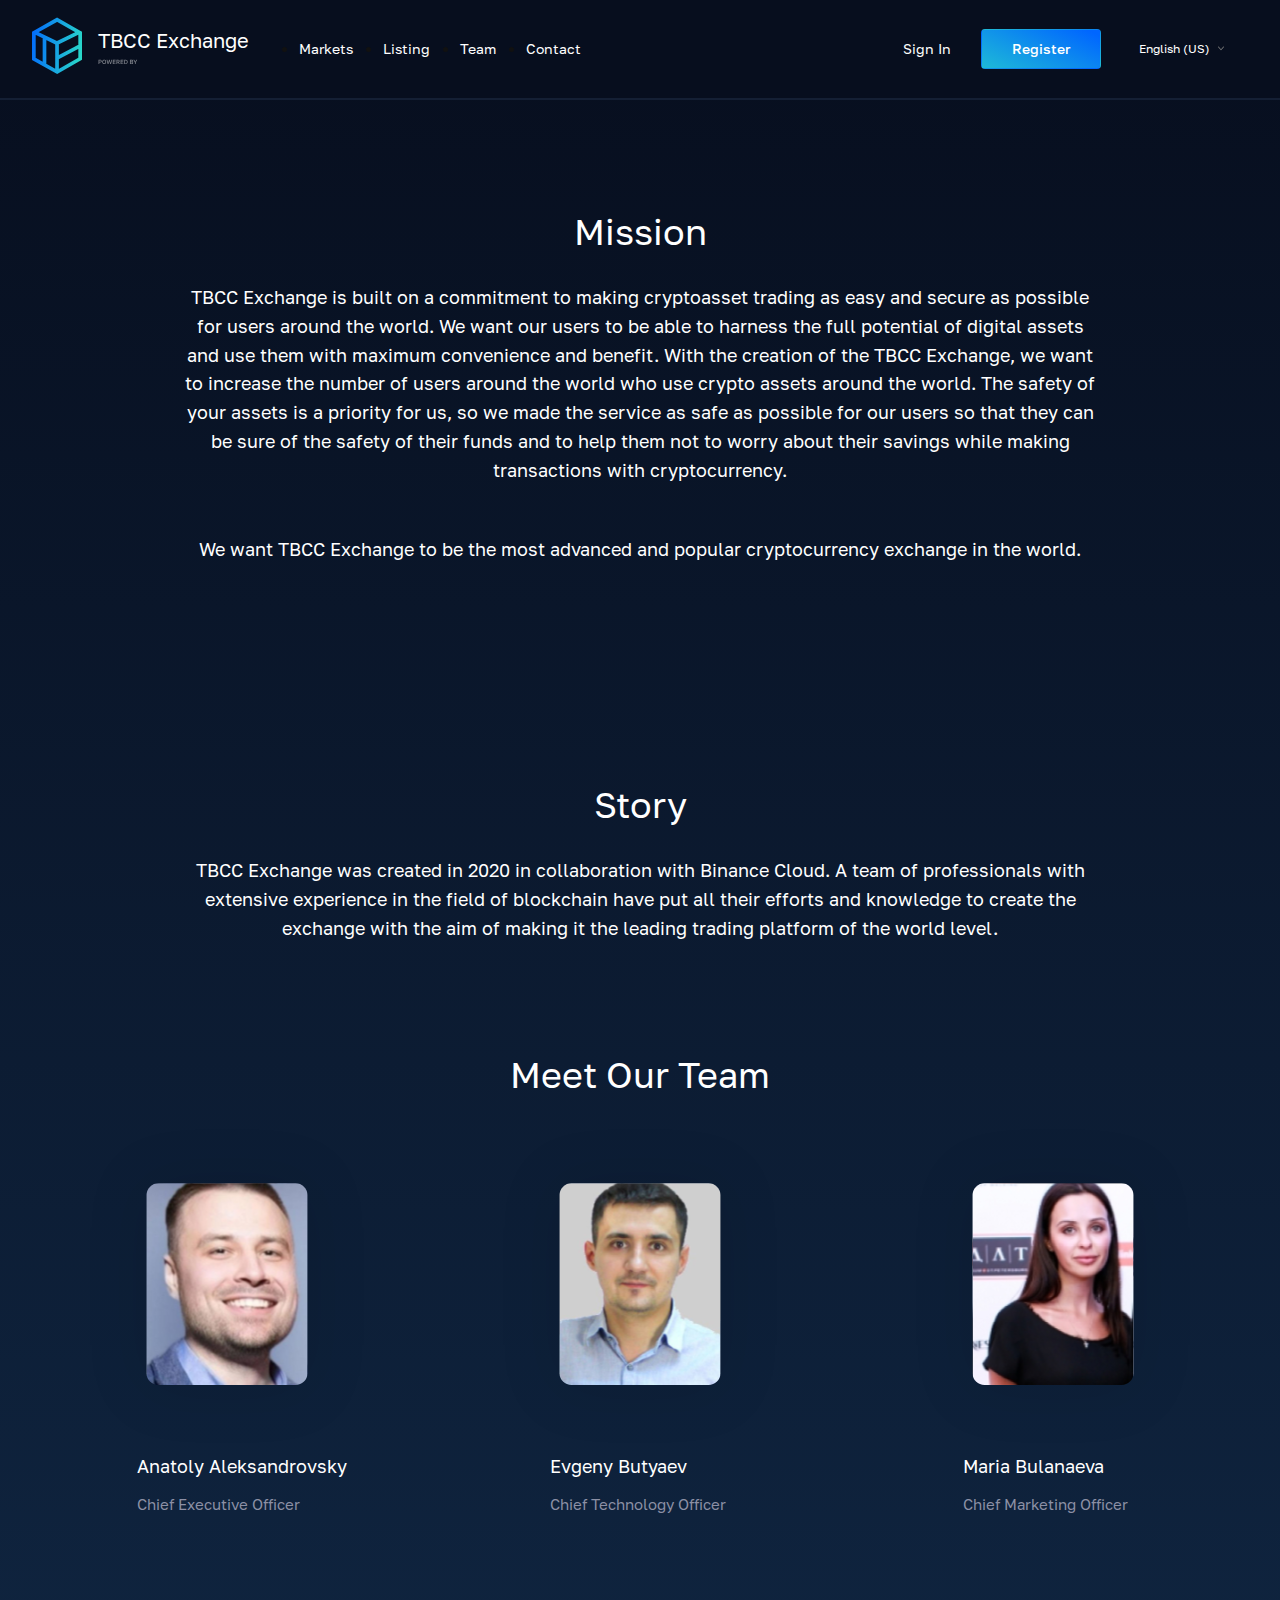
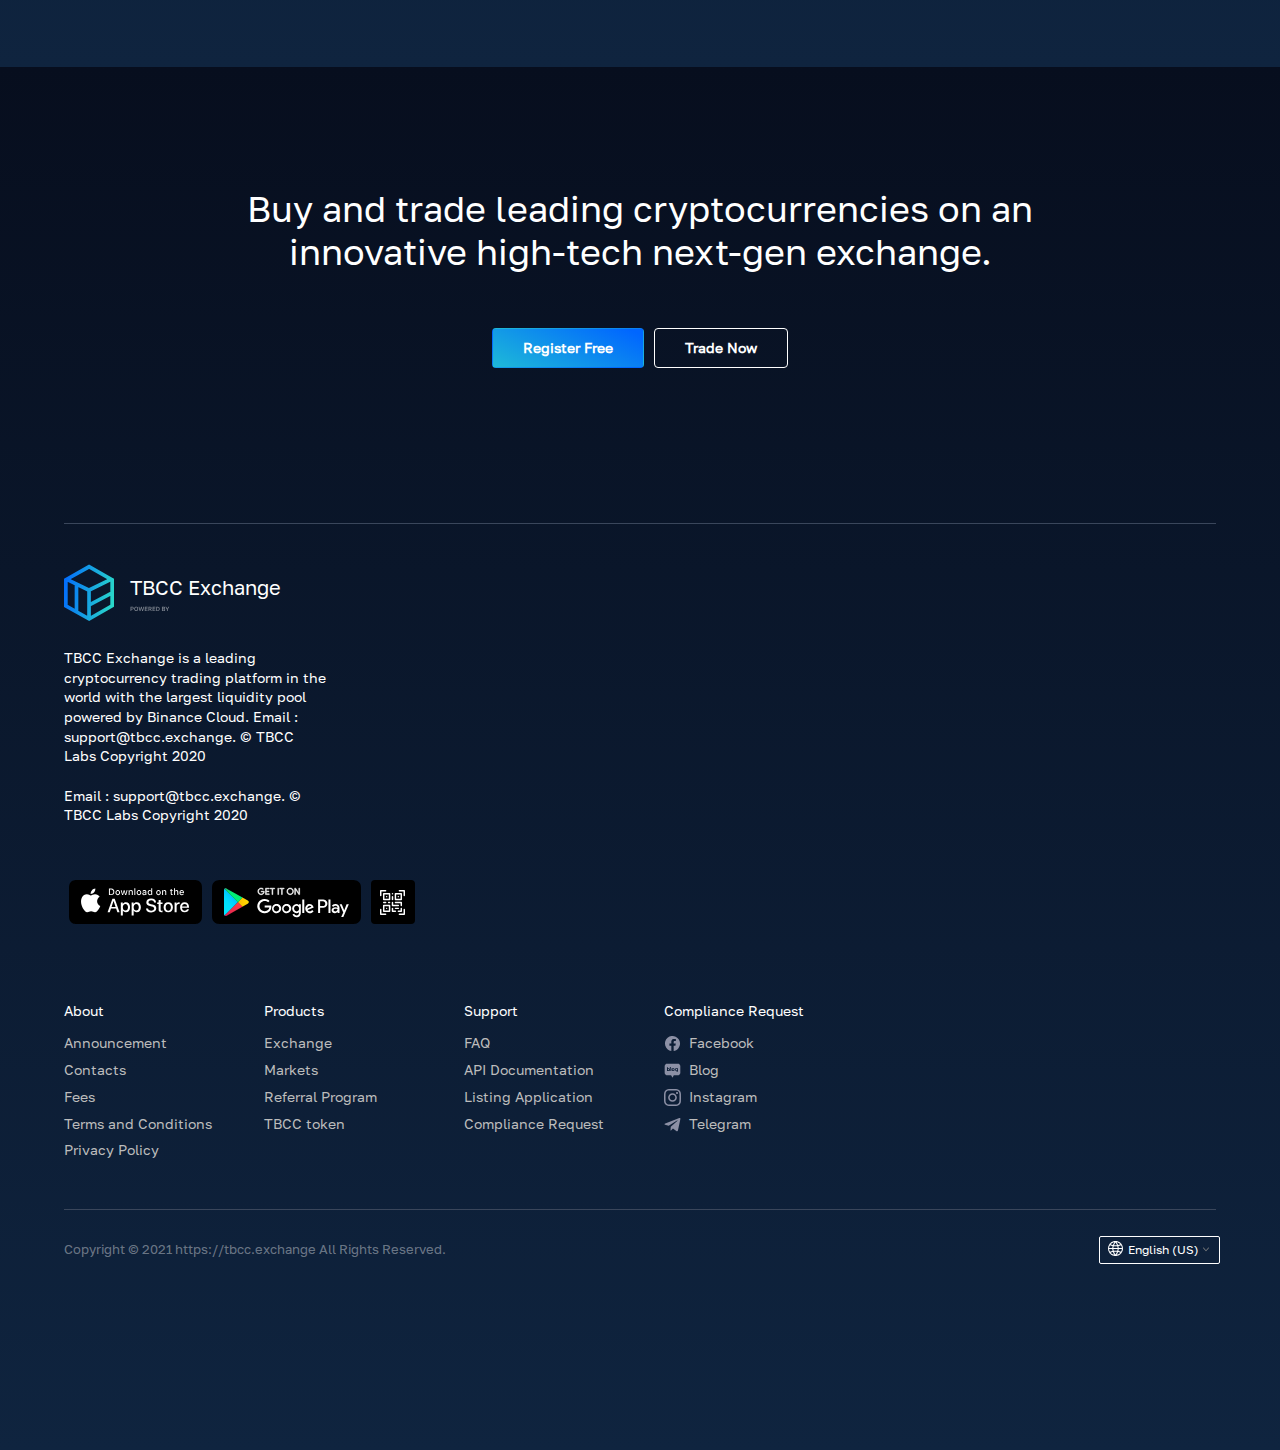
<file: team.html>
<!DOCTYPE html>
<html lang="en">
  <head>
    <meta charset="utf-8">
    <meta name="viewport" content="width=device-width, initial-scale=1, user-scalable=no, shrink-to-fit=no">
    <link rel="shortcut icon" type="image/x-icon" sizes="256x256" href="favicon.ico"/>
    <link rel="stylesheet" href="css/bootstrap.min.css">
    <link rel="stylesheet" href="css/aos.css">
    <link rel="stylesheet" href="css/select2.min.css">
    <link rel="stylesheet" href="css/style.css">
    <title>Team</title>
  </head>
<body>

<header class="container-fluid p-0">
    <div class="head-mobile">
        <a href="index.html" class="logo">
            <div class="brand-img">
                <img src="img/logo.svg" alt="">
            </div>
            <div class="brand-text">
                <span>TBCC Exchange</span>
                <svg width="139" height="11" viewBox="0 0 139 11" fill="none" xmlns="http://www.w3.org/2000/svg" xmlns:xlink="http://www.w3.org/1999/xlink">
                    <path d="M0.539978 3.80001H2.06998C2.63398 3.80001 3.04998 3.92201 3.31798 4.16601C3.58598 4.40601 3.71998 4.73001 3.71998 5.13801C3.71998 5.54601 3.58598 5.87201 3.31798 6.11601C3.04998 6.35601 2.63398 6.47601 2.06998 6.47601H1.25998V8.00001H0.539978V3.80001ZM2.00998 5.85201C2.19798 5.85201 2.35598 5.83801 2.48398 5.81001C2.61198 5.77801 2.71398 5.73401 2.78998 5.67801C2.86598 5.61801 2.91998 5.54401 2.95198 5.45601C2.98398 5.36401 2.99998 5.25801 2.99998 5.13801C2.99998 5.01801 2.98398 4.91401 2.95198 4.82601C2.91998 4.73801 2.86598 4.66401 2.78998 4.60401C2.71398 4.54401 2.61198 4.50001 2.48398 4.47201C2.35598 4.44001 2.19798 4.42401 2.00998 4.42401H1.25998V5.85201H2.00998Z" fill="white" fill-opacity="0.5"/>
                    <path d="M6.21092 8.06601C5.95492 8.06601 5.71092 8.02601 5.47892 7.94601C5.24692 7.86601 5.04292 7.74201 4.86692 7.57401C4.69092 7.40201 4.55092 7.18201 4.44692 6.91401C4.34292 6.64201 4.29092 6.31401 4.29092 5.93001V5.81001C4.29092 5.44201 4.34292 5.12801 4.44692 4.86801C4.55092 4.60401 4.69092 4.38801 4.86692 4.22001C5.04292 4.05201 5.24692 3.93001 5.47892 3.85401C5.71092 3.77401 5.95492 3.73401 6.21092 3.73401C6.46692 3.73401 6.71092 3.77401 6.94292 3.85401C7.17492 3.93001 7.37892 4.05201 7.55492 4.22001C7.73092 4.38801 7.87092 4.60401 7.97492 4.86801C8.07892 5.12801 8.13092 5.44201 8.13092 5.81001V5.93001C8.13092 6.31401 8.07892 6.64201 7.97492 6.91401C7.87092 7.18201 7.73092 7.40201 7.55492 7.57401C7.37892 7.74201 7.17492 7.86601 6.94292 7.94601C6.71092 8.02601 6.46692 8.06601 6.21092 8.06601ZM6.21092 7.43001C6.35892 7.43001 6.50292 7.40401 6.64292 7.35201C6.78292 7.30001 6.90692 7.21601 7.01492 7.10001C7.12292 6.98001 7.20892 6.82401 7.27292 6.63201C7.34092 6.44001 7.37492 6.20601 7.37492 5.93001V5.81001C7.37492 5.54601 7.34092 5.32401 7.27292 5.14401C7.20892 4.96001 7.12292 4.81201 7.01492 4.70001C6.90692 4.58401 6.78292 4.50001 6.64292 4.44801C6.50292 4.39601 6.35892 4.37001 6.21092 4.37001C6.05892 4.37001 5.91292 4.39601 5.77292 4.44801C5.63292 4.50001 5.50892 4.58401 5.40092 4.70001C5.29292 4.81201 5.20692 4.96001 5.14292 5.14401C5.07892 5.32401 5.04692 5.54601 5.04692 5.81001V5.93001C5.04692 6.20601 5.07892 6.44001 5.14292 6.63201C5.20692 6.82401 5.29292 6.98001 5.40092 7.10001C5.50892 7.21601 5.63292 7.30001 5.77292 7.35201C5.91292 7.40401 6.05892 7.43001 6.21092 7.43001Z" fill="white" fill-opacity="0.5"/>
                    <path d="M8.58162 3.80001H9.32562L10.1236 6.92001L11.0416 3.80001H11.6416L12.6136 6.92001L13.4056 3.80001H14.1016L12.9916 8.00001H12.2716L11.3176 4.88001L10.4116 8.00001H9.69162L8.58162 3.80001Z" fill="white" fill-opacity="0.5"/>
                    <path d="M14.79 3.80001H17.61V4.42401H15.51V5.52801H17.43V6.15201H15.51V7.37601H17.61V8.00001H14.79V3.80001Z" fill="white" fill-opacity="0.5"/>
                    <path d="M18.4814 3.80001H20.0714C20.3354 3.80001 20.5654 3.83201 20.7614 3.89601C20.9614 3.96001 21.1274 4.05001 21.2594 4.16601C21.3914 4.28201 21.4914 4.42001 21.5594 4.58001C21.6274 4.74001 21.6614 4.91601 21.6614 5.10801C21.6614 5.39601 21.5834 5.64601 21.4274 5.85801C21.2714 6.06601 21.0374 6.21601 20.7254 6.30801L21.7814 8.00001H20.9894L20.0594 6.39201H19.2014V8.00001H18.4814V3.80001ZM19.9514 5.79201C20.3194 5.79201 20.5754 5.73201 20.7194 5.61201C20.8674 5.49201 20.9414 5.32401 20.9414 5.10801C20.9414 4.89201 20.8674 4.72401 20.7194 4.60401C20.5754 4.48401 20.3194 4.42401 19.9514 4.42401H19.2014V5.79201H19.9514Z" fill="white" fill-opacity="0.5"/>
                    <path d="M22.5888 3.80001H25.4088V4.42401H23.3088V5.52801H25.2288V6.15201H23.3088V7.37601H25.4088V8.00001H22.5888V3.80001Z" fill="white" fill-opacity="0.5"/>
                    <path d="M26.2802 3.80001H27.6302C28.2662 3.80001 28.7602 3.97001 29.1122 4.31001C29.4642 4.64601 29.6402 5.14601 29.6402 5.81001V5.93001C29.6402 6.26601 29.5922 6.56401 29.4962 6.82401C29.4042 7.08001 29.2682 7.29601 29.0882 7.47201C28.9122 7.64401 28.6962 7.77601 28.4402 7.86801C28.1842 7.95601 27.8942 8.00001 27.5702 8.00001H26.2802V3.80001ZM27.5102 7.37601C27.7142 7.37601 27.9002 7.35001 28.0682 7.29801C28.2402 7.24601 28.3862 7.16401 28.5062 7.05201C28.6262 6.93601 28.7182 6.78601 28.7822 6.60201C28.8502 6.41801 28.8842 6.19401 28.8842 5.93001V5.81001C28.8842 5.56601 28.8502 5.35601 28.7822 5.18001C28.7142 5.00401 28.6222 4.86001 28.5062 4.74801C28.3902 4.63601 28.2502 4.55401 28.0862 4.50201C27.9262 4.45001 27.7542 4.42401 27.5702 4.42401H27.0002V7.37601H27.5102Z" fill="white" fill-opacity="0.5"/>
                    <path d="M31.9521 3.80001H33.6321C34.1081 3.80001 34.4561 3.90201 34.6761 4.10601C34.9001 4.31001 35.0121 4.58201 35.0121 4.92201C35.0121 5.13801 34.9561 5.32401 34.8441 5.48001C34.7321 5.63201 34.5781 5.74201 34.3821 5.81001C34.6301 5.86601 34.8261 5.98001 34.9701 6.15201C35.1181 6.32001 35.1921 6.54001 35.1921 6.81201C35.1921 6.98801 35.1641 7.15001 35.1081 7.29801C35.0521 7.44201 34.9641 7.56601 34.8441 7.67001C34.7281 7.77401 34.5781 7.85601 34.3941 7.91601C34.2101 7.97201 33.9881 8.00001 33.7281 8.00001H31.9521V3.80001ZM33.6501 7.37601C33.9621 7.37601 34.1761 7.32601 34.2921 7.22601C34.4121 7.12601 34.4721 6.97201 34.4721 6.76401C34.4721 6.66401 34.4581 6.57401 34.4301 6.49401C34.4021 6.41401 34.3561 6.34801 34.2921 6.29601C34.2281 6.24001 34.1421 6.19801 34.0341 6.17001C33.9301 6.14201 33.8001 6.12801 33.6441 6.12801H32.6721V7.37601H33.6501ZM33.5421 5.55201C33.8221 5.55201 34.0161 5.50001 34.1241 5.39601C34.2361 5.29201 34.2921 5.15201 34.2921 4.97601C34.2921 4.79601 34.2381 4.66001 34.1301 4.56801C34.0221 4.47201 33.8261 4.42401 33.5421 4.42401H32.6721V5.55201H33.5421Z" fill="white" fill-opacity="0.5"/>
                    <path d="M36.9593 6.38001L35.3393 3.80001H36.1913L37.3313 5.66001L38.3873 3.80001H39.1793L37.6793 6.38001V8.00001H36.9593V6.38001Z" fill="white" fill-opacity="0.5"/>
                    <rect x="44" width="95" height="11" fill="url(#pattern0)"/>
                    <defs>
                        <pattern id="pattern0" patternContentUnits="objectBoundingBox" width="1" height="1">
                            <use xlink:href="#image0" transform="translate(0 -0.028757) scale(0.00204082 0.0176252)"/>
                        </pattern>
                        <image id="image0" width="490" height="60" xlink:href="[data-uri]"/>
                    </defs>
                </svg>

            </div>
        </a>
        <a href="index.html" class="menu-icon">
            <img src="img/menu-icon.svg" alt="">
        </a>
    </div>
    <div class="head-container">
        <a href="#" class="menu-close">
            <img src="img/menu-close.svg" alt="">
        </a>
        <div class="left-column">
            <a href="index.html" class="logo">
                <div class="brand-img">
                    <img src="img/logo.svg" alt="">
                </div>
                <div class="brand-text">
                    <span>TBCC Exchange</span>
                    <svg width="139" height="11" viewBox="0 0 139 11" fill="none" xmlns="http://www.w3.org/2000/svg" xmlns:xlink="http://www.w3.org/1999/xlink">
                        <path d="M0.539978 3.80001H2.06998C2.63398 3.80001 3.04998 3.92201 3.31798 4.16601C3.58598 4.40601 3.71998 4.73001 3.71998 5.13801C3.71998 5.54601 3.58598 5.87201 3.31798 6.11601C3.04998 6.35601 2.63398 6.47601 2.06998 6.47601H1.25998V8.00001H0.539978V3.80001ZM2.00998 5.85201C2.19798 5.85201 2.35598 5.83801 2.48398 5.81001C2.61198 5.77801 2.71398 5.73401 2.78998 5.67801C2.86598 5.61801 2.91998 5.54401 2.95198 5.45601C2.98398 5.36401 2.99998 5.25801 2.99998 5.13801C2.99998 5.01801 2.98398 4.91401 2.95198 4.82601C2.91998 4.73801 2.86598 4.66401 2.78998 4.60401C2.71398 4.54401 2.61198 4.50001 2.48398 4.47201C2.35598 4.44001 2.19798 4.42401 2.00998 4.42401H1.25998V5.85201H2.00998Z" fill="white" fill-opacity="0.5"/>
                        <path d="M6.21092 8.06601C5.95492 8.06601 5.71092 8.02601 5.47892 7.94601C5.24692 7.86601 5.04292 7.74201 4.86692 7.57401C4.69092 7.40201 4.55092 7.18201 4.44692 6.91401C4.34292 6.64201 4.29092 6.31401 4.29092 5.93001V5.81001C4.29092 5.44201 4.34292 5.12801 4.44692 4.86801C4.55092 4.60401 4.69092 4.38801 4.86692 4.22001C5.04292 4.05201 5.24692 3.93001 5.47892 3.85401C5.71092 3.77401 5.95492 3.73401 6.21092 3.73401C6.46692 3.73401 6.71092 3.77401 6.94292 3.85401C7.17492 3.93001 7.37892 4.05201 7.55492 4.22001C7.73092 4.38801 7.87092 4.60401 7.97492 4.86801C8.07892 5.12801 8.13092 5.44201 8.13092 5.81001V5.93001C8.13092 6.31401 8.07892 6.64201 7.97492 6.91401C7.87092 7.18201 7.73092 7.40201 7.55492 7.57401C7.37892 7.74201 7.17492 7.86601 6.94292 7.94601C6.71092 8.02601 6.46692 8.06601 6.21092 8.06601ZM6.21092 7.43001C6.35892 7.43001 6.50292 7.40401 6.64292 7.35201C6.78292 7.30001 6.90692 7.21601 7.01492 7.10001C7.12292 6.98001 7.20892 6.82401 7.27292 6.63201C7.34092 6.44001 7.37492 6.20601 7.37492 5.93001V5.81001C7.37492 5.54601 7.34092 5.32401 7.27292 5.14401C7.20892 4.96001 7.12292 4.81201 7.01492 4.70001C6.90692 4.58401 6.78292 4.50001 6.64292 4.44801C6.50292 4.39601 6.35892 4.37001 6.21092 4.37001C6.05892 4.37001 5.91292 4.39601 5.77292 4.44801C5.63292 4.50001 5.50892 4.58401 5.40092 4.70001C5.29292 4.81201 5.20692 4.96001 5.14292 5.14401C5.07892 5.32401 5.04692 5.54601 5.04692 5.81001V5.93001C5.04692 6.20601 5.07892 6.44001 5.14292 6.63201C5.20692 6.82401 5.29292 6.98001 5.40092 7.10001C5.50892 7.21601 5.63292 7.30001 5.77292 7.35201C5.91292 7.40401 6.05892 7.43001 6.21092 7.43001Z" fill="white" fill-opacity="0.5"/>
                        <path d="M8.58162 3.80001H9.32562L10.1236 6.92001L11.0416 3.80001H11.6416L12.6136 6.92001L13.4056 3.80001H14.1016L12.9916 8.00001H12.2716L11.3176 4.88001L10.4116 8.00001H9.69162L8.58162 3.80001Z" fill="white" fill-opacity="0.5"/>
                        <path d="M14.79 3.80001H17.61V4.42401H15.51V5.52801H17.43V6.15201H15.51V7.37601H17.61V8.00001H14.79V3.80001Z" fill="white" fill-opacity="0.5"/>
                        <path d="M18.4814 3.80001H20.0714C20.3354 3.80001 20.5654 3.83201 20.7614 3.89601C20.9614 3.96001 21.1274 4.05001 21.2594 4.16601C21.3914 4.28201 21.4914 4.42001 21.5594 4.58001C21.6274 4.74001 21.6614 4.91601 21.6614 5.10801C21.6614 5.39601 21.5834 5.64601 21.4274 5.85801C21.2714 6.06601 21.0374 6.21601 20.7254 6.30801L21.7814 8.00001H20.9894L20.0594 6.39201H19.2014V8.00001H18.4814V3.80001ZM19.9514 5.79201C20.3194 5.79201 20.5754 5.73201 20.7194 5.61201C20.8674 5.49201 20.9414 5.32401 20.9414 5.10801C20.9414 4.89201 20.8674 4.72401 20.7194 4.60401C20.5754 4.48401 20.3194 4.42401 19.9514 4.42401H19.2014V5.79201H19.9514Z" fill="white" fill-opacity="0.5"/>
                        <path d="M22.5888 3.80001H25.4088V4.42401H23.3088V5.52801H25.2288V6.15201H23.3088V7.37601H25.4088V8.00001H22.5888V3.80001Z" fill="white" fill-opacity="0.5"/>
                        <path d="M26.2802 3.80001H27.6302C28.2662 3.80001 28.7602 3.97001 29.1122 4.31001C29.4642 4.64601 29.6402 5.14601 29.6402 5.81001V5.93001C29.6402 6.26601 29.5922 6.56401 29.4962 6.82401C29.4042 7.08001 29.2682 7.29601 29.0882 7.47201C28.9122 7.64401 28.6962 7.77601 28.4402 7.86801C28.1842 7.95601 27.8942 8.00001 27.5702 8.00001H26.2802V3.80001ZM27.5102 7.37601C27.7142 7.37601 27.9002 7.35001 28.0682 7.29801C28.2402 7.24601 28.3862 7.16401 28.5062 7.05201C28.6262 6.93601 28.7182 6.78601 28.7822 6.60201C28.8502 6.41801 28.8842 6.19401 28.8842 5.93001V5.81001C28.8842 5.56601 28.8502 5.35601 28.7822 5.18001C28.7142 5.00401 28.6222 4.86001 28.5062 4.74801C28.3902 4.63601 28.2502 4.55401 28.0862 4.50201C27.9262 4.45001 27.7542 4.42401 27.5702 4.42401H27.0002V7.37601H27.5102Z" fill="white" fill-opacity="0.5"/>
                        <path d="M31.9521 3.80001H33.6321C34.1081 3.80001 34.4561 3.90201 34.6761 4.10601C34.9001 4.31001 35.0121 4.58201 35.0121 4.92201C35.0121 5.13801 34.9561 5.32401 34.8441 5.48001C34.7321 5.63201 34.5781 5.74201 34.3821 5.81001C34.6301 5.86601 34.8261 5.98001 34.9701 6.15201C35.1181 6.32001 35.1921 6.54001 35.1921 6.81201C35.1921 6.98801 35.1641 7.15001 35.1081 7.29801C35.0521 7.44201 34.9641 7.56601 34.8441 7.67001C34.7281 7.77401 34.5781 7.85601 34.3941 7.91601C34.2101 7.97201 33.9881 8.00001 33.7281 8.00001H31.9521V3.80001ZM33.6501 7.37601C33.9621 7.37601 34.1761 7.32601 34.2921 7.22601C34.4121 7.12601 34.4721 6.97201 34.4721 6.76401C34.4721 6.66401 34.4581 6.57401 34.4301 6.49401C34.4021 6.41401 34.3561 6.34801 34.2921 6.29601C34.2281 6.24001 34.1421 6.19801 34.0341 6.17001C33.9301 6.14201 33.8001 6.12801 33.6441 6.12801H32.6721V7.37601H33.6501ZM33.5421 5.55201C33.8221 5.55201 34.0161 5.50001 34.1241 5.39601C34.2361 5.29201 34.2921 5.15201 34.2921 4.97601C34.2921 4.79601 34.2381 4.66001 34.1301 4.56801C34.0221 4.47201 33.8261 4.42401 33.5421 4.42401H32.6721V5.55201H33.5421Z" fill="white" fill-opacity="0.5"/>
                        <path d="M36.9593 6.38001L35.3393 3.80001H36.1913L37.3313 5.66001L38.3873 3.80001H39.1793L37.6793 6.38001V8.00001H36.9593V6.38001Z" fill="white" fill-opacity="0.5"/>
                        <rect x="44" width="95" height="11" fill="url(#pattern0)"/>
                        <defs>
                            <pattern id="pattern0" patternContentUnits="objectBoundingBox" width="1" height="1">
                                <use xlink:href="#image0" transform="translate(0 -0.028757) scale(0.00204082 0.0176252)"/>
                            </pattern>
                            <image id="image0" width="490" height="60" xlink:href="[data-uri]"/>
                        </defs>
                    </svg>

                </div>
            </a>
            <nav>
                <ul>
                    <li>
                        <a href="#" class="menu-item" id="menuItemOne">Markets</a>
                    </li>
                    <li>
                        <a href="listing.html" class="menu-item" id="menuItemTwo">Listing</a>
                    </li>
                    <li>
                        <a href="team.html" class="menu-item" id="menuItemThree">Team</a>
                    </li>
                    <li>
                        <a href="contacts.html" class="menu-item" id="menuItemFour">Contact</a>
                    </li>
                </ul>
            </nav>
        </div>

        <div class="right-column">
            <div class="register-box">
                <a href="log-in.html" id="menuItemFive">Sign in</a>
                <a href="sign-in.html" class="btn" id="menuItemSix">Register</a>
            </div>
            <select name="lang" class="lang-select lang" id="lang-select">
                <option value="RU">Russian</option>
                <option value="EN" selected>English (US)</option>
                <option value="CH">Chinese</option>
            </select>
        </div>

    </div>
</header>

    <div class="container-fluid p-0 gradient-color">
        <div class="team-page">
            <div class="center-block">
                <h2 id="teamH2One">Mission</h2>
                <p id="teamPBlockOne">
                    TBCC Exchange is built on a commitment to making cryptoasset trading as easy and secure as possible for users around the world. We want our users to be able to harness the full potential of digital assets and use them with maximum convenience and benefit. With the creation of the TBCC Exchange, we want to increase the number of users around the world who use crypto assets around the world. The safety of your assets is a priority for us, so we made the service as safe as possible for our users so that they can be sure of the safety of their funds and to help them not to worry about their savings while making transactions with cryptocurrency.
                </p>
                <p id="teamPBlockTwo">
                    We want TBCC Exchange to be the most advanced and popular cryptocurrency exchange in the world.
                </p>
            </div>
            <div class="center-block">
                <h2 id="teamH2Two">Story</h2>
                <p id="teamPBlockThree">
                    TBCC Exchange was created in 2020 in collaboration with Binance Cloud. A team of professionals with extensive experience in the field of blockchain have put all their efforts and knowledge to create the exchange with the aim of making it the leading trading platform of the world level.
                </p>
            </div>
            <div class="team-block">
                <h2 id="teamH2Three">Meet Our Team</h2>
                <div class="team-box">
                    <a href="#" class="team__item">
                        <div class="team-img">
                            <img src="img/team1.svg" alt="">
                        </div>
                        <div class="team-name" id="teamNameOne">
                            Anatoly Alexandrovsky
                        </div>
                        <div class="team-position" id="teamPositionOne">
                            Chief Executive Officer
                        </div>
                    </a>
                    <a href="#" class="team__item">
                        <div class="team-img">
                            <img src="img/team2.svg" alt="">
                        </div>
                        <div class="team-name" id="teamNameTwo">
                            Evgeniy Butyaev
                        </div>
                        <div class="team-position" id="teamPositionTwo">
                            Chief Technology Officer
                        </div>
                    </a>
                    <a href="#" class="team__item">
                        <div class="team-img">
                            <img src="img/team3.svg" alt="">
                        </div>
                        <div class="team-name" id="teamNameThree">
                            Maria Bulanaeva
                        </div>
                        <div class="team-position" id="teamPositionThree">
                            Chief Communications Officer
                        </div>
                    </a>
                </div>
            </div>
        </div>
    </div>

<footer>
    <div class="footer-content">
        <div class="center-block">
            <h2 id="footerH2">Buy and trade leading cryptocurrencies on an innovative high-tech next-gen exchange.</h2>
            <div class="button-box">
                <a href="#" class="btn" id="buttonTextTwo">
                    Register Free
                </a>
                <a href="#" class="btn transparent" id="buttonTextThree">
                    Trade Now
                </a>
            </div>
        </div>
        <div class="sub-menu">
            <div class="sub-menu-item">
                <a href="index.html" class="logo">
                    <div class="brand-img">
                        <img src="img/logo.svg" alt="">
                    </div>
                    <div class="brand-text">
                        <span>TBCC Exchange</span>
                        <svg width="139" height="11" viewBox="0 0 139 11" fill="none" xmlns="http://www.w3.org/2000/svg" xmlns:xlink="http://www.w3.org/1999/xlink">
                            <path d="M0.539978 3.80001H2.06998C2.63398 3.80001 3.04998 3.92201 3.31798 4.16601C3.58598 4.40601 3.71998 4.73001 3.71998 5.13801C3.71998 5.54601 3.58598 5.87201 3.31798 6.11601C3.04998 6.35601 2.63398 6.47601 2.06998 6.47601H1.25998V8.00001H0.539978V3.80001ZM2.00998 5.85201C2.19798 5.85201 2.35598 5.83801 2.48398 5.81001C2.61198 5.77801 2.71398 5.73401 2.78998 5.67801C2.86598 5.61801 2.91998 5.54401 2.95198 5.45601C2.98398 5.36401 2.99998 5.25801 2.99998 5.13801C2.99998 5.01801 2.98398 4.91401 2.95198 4.82601C2.91998 4.73801 2.86598 4.66401 2.78998 4.60401C2.71398 4.54401 2.61198 4.50001 2.48398 4.47201C2.35598 4.44001 2.19798 4.42401 2.00998 4.42401H1.25998V5.85201H2.00998Z" fill="white" fill-opacity="0.5"/>
                            <path d="M6.21092 8.06601C5.95492 8.06601 5.71092 8.02601 5.47892 7.94601C5.24692 7.86601 5.04292 7.74201 4.86692 7.57401C4.69092 7.40201 4.55092 7.18201 4.44692 6.91401C4.34292 6.64201 4.29092 6.31401 4.29092 5.93001V5.81001C4.29092 5.44201 4.34292 5.12801 4.44692 4.86801C4.55092 4.60401 4.69092 4.38801 4.86692 4.22001C5.04292 4.05201 5.24692 3.93001 5.47892 3.85401C5.71092 3.77401 5.95492 3.73401 6.21092 3.73401C6.46692 3.73401 6.71092 3.77401 6.94292 3.85401C7.17492 3.93001 7.37892 4.05201 7.55492 4.22001C7.73092 4.38801 7.87092 4.60401 7.97492 4.86801C8.07892 5.12801 8.13092 5.44201 8.13092 5.81001V5.93001C8.13092 6.31401 8.07892 6.64201 7.97492 6.91401C7.87092 7.18201 7.73092 7.40201 7.55492 7.57401C7.37892 7.74201 7.17492 7.86601 6.94292 7.94601C6.71092 8.02601 6.46692 8.06601 6.21092 8.06601ZM6.21092 7.43001C6.35892 7.43001 6.50292 7.40401 6.64292 7.35201C6.78292 7.30001 6.90692 7.21601 7.01492 7.10001C7.12292 6.98001 7.20892 6.82401 7.27292 6.63201C7.34092 6.44001 7.37492 6.20601 7.37492 5.93001V5.81001C7.37492 5.54601 7.34092 5.32401 7.27292 5.14401C7.20892 4.96001 7.12292 4.81201 7.01492 4.70001C6.90692 4.58401 6.78292 4.50001 6.64292 4.44801C6.50292 4.39601 6.35892 4.37001 6.21092 4.37001C6.05892 4.37001 5.91292 4.39601 5.77292 4.44801C5.63292 4.50001 5.50892 4.58401 5.40092 4.70001C5.29292 4.81201 5.20692 4.96001 5.14292 5.14401C5.07892 5.32401 5.04692 5.54601 5.04692 5.81001V5.93001C5.04692 6.20601 5.07892 6.44001 5.14292 6.63201C5.20692 6.82401 5.29292 6.98001 5.40092 7.10001C5.50892 7.21601 5.63292 7.30001 5.77292 7.35201C5.91292 7.40401 6.05892 7.43001 6.21092 7.43001Z" fill="white" fill-opacity="0.5"/>
                            <path d="M8.58162 3.80001H9.32562L10.1236 6.92001L11.0416 3.80001H11.6416L12.6136 6.92001L13.4056 3.80001H14.1016L12.9916 8.00001H12.2716L11.3176 4.88001L10.4116 8.00001H9.69162L8.58162 3.80001Z" fill="white" fill-opacity="0.5"/>
                            <path d="M14.79 3.80001H17.61V4.42401H15.51V5.52801H17.43V6.15201H15.51V7.37601H17.61V8.00001H14.79V3.80001Z" fill="white" fill-opacity="0.5"/>
                            <path d="M18.4814 3.80001H20.0714C20.3354 3.80001 20.5654 3.83201 20.7614 3.89601C20.9614 3.96001 21.1274 4.05001 21.2594 4.16601C21.3914 4.28201 21.4914 4.42001 21.5594 4.58001C21.6274 4.74001 21.6614 4.91601 21.6614 5.10801C21.6614 5.39601 21.5834 5.64601 21.4274 5.85801C21.2714 6.06601 21.0374 6.21601 20.7254 6.30801L21.7814 8.00001H20.9894L20.0594 6.39201H19.2014V8.00001H18.4814V3.80001ZM19.9514 5.79201C20.3194 5.79201 20.5754 5.73201 20.7194 5.61201C20.8674 5.49201 20.9414 5.32401 20.9414 5.10801C20.9414 4.89201 20.8674 4.72401 20.7194 4.60401C20.5754 4.48401 20.3194 4.42401 19.9514 4.42401H19.2014V5.79201H19.9514Z" fill="white" fill-opacity="0.5"/>
                            <path d="M22.5888 3.80001H25.4088V4.42401H23.3088V5.52801H25.2288V6.15201H23.3088V7.37601H25.4088V8.00001H22.5888V3.80001Z" fill="white" fill-opacity="0.5"/>
                            <path d="M26.2802 3.80001H27.6302C28.2662 3.80001 28.7602 3.97001 29.1122 4.31001C29.4642 4.64601 29.6402 5.14601 29.6402 5.81001V5.93001C29.6402 6.26601 29.5922 6.56401 29.4962 6.82401C29.4042 7.08001 29.2682 7.29601 29.0882 7.47201C28.9122 7.64401 28.6962 7.77601 28.4402 7.86801C28.1842 7.95601 27.8942 8.00001 27.5702 8.00001H26.2802V3.80001ZM27.5102 7.37601C27.7142 7.37601 27.9002 7.35001 28.0682 7.29801C28.2402 7.24601 28.3862 7.16401 28.5062 7.05201C28.6262 6.93601 28.7182 6.78601 28.7822 6.60201C28.8502 6.41801 28.8842 6.19401 28.8842 5.93001V5.81001C28.8842 5.56601 28.8502 5.35601 28.7822 5.18001C28.7142 5.00401 28.6222 4.86001 28.5062 4.74801C28.3902 4.63601 28.2502 4.55401 28.0862 4.50201C27.9262 4.45001 27.7542 4.42401 27.5702 4.42401H27.0002V7.37601H27.5102Z" fill="white" fill-opacity="0.5"/>
                            <path d="M31.9521 3.80001H33.6321C34.1081 3.80001 34.4561 3.90201 34.6761 4.10601C34.9001 4.31001 35.0121 4.58201 35.0121 4.92201C35.0121 5.13801 34.9561 5.32401 34.8441 5.48001C34.7321 5.63201 34.5781 5.74201 34.3821 5.81001C34.6301 5.86601 34.8261 5.98001 34.9701 6.15201C35.1181 6.32001 35.1921 6.54001 35.1921 6.81201C35.1921 6.98801 35.1641 7.15001 35.1081 7.29801C35.0521 7.44201 34.9641 7.56601 34.8441 7.67001C34.7281 7.77401 34.5781 7.85601 34.3941 7.91601C34.2101 7.97201 33.9881 8.00001 33.7281 8.00001H31.9521V3.80001ZM33.6501 7.37601C33.9621 7.37601 34.1761 7.32601 34.2921 7.22601C34.4121 7.12601 34.4721 6.97201 34.4721 6.76401C34.4721 6.66401 34.4581 6.57401 34.4301 6.49401C34.4021 6.41401 34.3561 6.34801 34.2921 6.29601C34.2281 6.24001 34.1421 6.19801 34.0341 6.17001C33.9301 6.14201 33.8001 6.12801 33.6441 6.12801H32.6721V7.37601H33.6501ZM33.5421 5.55201C33.8221 5.55201 34.0161 5.50001 34.1241 5.39601C34.2361 5.29201 34.2921 5.15201 34.2921 4.97601C34.2921 4.79601 34.2381 4.66001 34.1301 4.56801C34.0221 4.47201 33.8261 4.42401 33.5421 4.42401H32.6721V5.55201H33.5421Z" fill="white" fill-opacity="0.5"/>
                            <path d="M36.9593 6.38001L35.3393 3.80001H36.1913L37.3313 5.66001L38.3873 3.80001H39.1793L37.6793 6.38001V8.00001H36.9593V6.38001Z" fill="white" fill-opacity="0.5"/>
                            <rect x="44" width="95" height="11" fill="url(#pattern0)"/>
                            <defs>
                                <pattern id="pattern0" patternContentUnits="objectBoundingBox" width="1" height="1">
                                    <use xlink:href="#image0" transform="translate(0 -0.028757) scale(0.00204082 0.0176252)"/>
                                </pattern>
                                <image id="image0" width="490" height="60" xlink:href="[data-uri]"/>
                            </defs>
                        </svg>

                    </div>
                </a>
                <p id="footerPOne">TBCC Exchange is a leading cryptocurrency trading platform in the world with the largest liquidity pool powered by Binance Cloud.
                </p>
                <p id="footerPTwo">
                    Email : <a href="mailto:support@tbcc.exchange">support@tbcc.exchange</a><br>
                    © TBCC Labs Copyright 2020
                </p>
                <div class="button-box">
                    <a href="#">
                        <img src="img/app.svg" alt="">
                    </a>
                    <a href="#">
                        <img src="img/google.svg" alt="">
                    </a>
                    <a href="#">
                        <img src="img/hj.svg" alt="">
                    </a>
                </div>
            </div>
            <div class="footer-nav">
                <div class="sub-menu-item">
                    <a href="#" class="footer-link caption" id="footerItemOne">
                        About
                    </a>
                    <a href="#" class="footer-link" id="footerItemTwo">
                        Announcements
                    </a>
                    <a href="contacts.html" class="footer-link" id="footerItemThree">
                        Contacts
                    </a>
                    <a href="#" class="footer-link" id="footerItemFour">
                        Fees
                    </a>
                    <a href="#" class="footer-link" id="footerItemFive">
                        Terms and Conditions
                    </a>
                    <a href="#" class="footer-link" id="footerItemSix">
                        Privacy Policy
                    </a>
                </div>
                <div class="sub-menu-item">
                    <a href="#" class="footer-link caption" id="footerItemSeven">
                        Product
                    </a>
                    <a href="#" class="footer-link" id="footerItemEight">
                        Exchange
                    </a>
                    <a href="#" class="footer-link" id="footerItemNine">
                        Markets
                    </a>
                    <a href="referal.html" class="footer-link" id="footerItemTen">
                        Referal Program
                    </a>
                    <a href="token.html" class="footer-link" id="footerItemEleven">
                        TBCC token
                    </a>
                </div>
                <div class="sub-menu-item">
                    <a href="#" class="footer-link caption" id="footerItemTwelve">
                        Support
                    </a>
                    <a href="#" class="footer-link" id="footerItemThirteen">
                        FAQ
                    </a>
                    <a href="#" class="footer-link" id="footerItemFourteen">
                        API documantion
                    </a>
                    <a href="listing.html" class="footer-link" id="footerItemFifteen">
                        Listing Application
                    </a>
                    <a href="compliance.html" class="footer-link" id="footerItemSixteen">
                        Compliance Requests
                    </a>
                </div>
                <div class="sub-menu-item">
                    <a href="#" class="footer-link caption" id="footerItemSeventeen">
                        Community
                    </a>
                    <a href="#" class="footer-link">
                        <svg width="17" height="17" viewBox="0 0 17 17" fill="none" xmlns="http://www.w3.org/2000/svg">
                            <path d="M16.0556 8.49775C16.0557 7.05419 15.6422 5.64083 14.8639 4.42504C14.0856 3.20925 12.9752 2.24196 11.6642 1.63775C10.3532 1.03353 8.89649 0.817694 7.46659 1.01579C6.03669 1.2139 4.69352 1.81764 3.59614 2.75552C2.49877 3.6934 1.69316 4.92613 1.27473 6.30771C0.856308 7.6893 0.842589 9.16185 1.2352 10.551C1.62782 11.9401 2.41032 13.1877 3.49003 14.1458C4.56974 15.104 5.90143 15.7326 7.32739 15.9574V10.676H5.39846V8.49775H7.32739V6.83326C7.28535 6.44482 7.32933 6.05189 7.45622 5.68236C7.58311 5.31283 7.78979 4.97577 8.06159 4.6951C8.33339 4.41443 8.66365 4.19703 9.02891 4.05835C9.39417 3.91966 9.78549 3.86308 10.1751 3.89264C10.738 3.90019 11.3001 3.95308 11.8547 4.04828V5.89184H10.9057C10.743 5.87073 10.5776 5.88633 10.4217 5.93747C10.2657 5.98862 10.1232 6.07402 10.0046 6.18742C9.88603 6.30081 9.7943 6.43932 9.7362 6.59278C9.6781 6.74624 9.65509 6.91077 9.66885 7.07428V8.49019H11.7693L11.4346 10.6677H9.66885V15.9498C11.4484 15.6762 13.0711 14.774 14.2427 13.4069C15.4144 12.0398 16.0575 10.2982 16.0556 8.49775Z" fill="#8C90A5"/>
                        </svg>
                        Facebook
                    </a>
                    <a href="#" class="footer-link">
                        <svg width="17" height="17" viewBox="0 0 17 17" fill="none" xmlns="http://www.w3.org/2000/svg">
                            <path d="M13.6722 1.65332C14.02 1.65281 14.3645 1.72081 14.6861 1.85345C15.0076 1.98608 15.2999 2.18075 15.5462 2.42634C15.7926 2.67193 15.9881 2.96363 16.1217 3.28478C16.2553 3.60594 16.3243 3.95026 16.3248 4.29809V10.7007C16.3243 11.0485 16.2553 11.3928 16.1217 11.714C15.9881 12.0352 15.7926 12.3269 15.5462 12.5724C15.2999 12.818 15.0076 13.0127 14.6861 13.1453C14.3645 13.278 14.02 13.346 13.6722 13.3455H9.68938C9.68938 13.3699 9.68351 13.3944 9.67177 13.4169L8.6301 15.3799C8.61715 15.404 8.59804 15.4242 8.57471 15.4385C8.55138 15.4528 8.52467 15.4607 8.49732 15.4613C8.46996 15.4619 8.44294 15.4552 8.41901 15.4419C8.39508 15.4287 8.3751 15.4093 8.36112 15.3858L7.21968 13.4227C7.20643 13.3992 7.19968 13.3725 7.20012 13.3455H3.32783C2.98 13.346 2.63547 13.278 2.31392 13.1453C1.99237 13.0127 1.7001 12.818 1.45378 12.5724C1.20746 12.3269 1.01193 12.0352 0.878348 11.714C0.744764 11.3928 0.675745 11.0485 0.675232 10.7007V4.29809C0.675745 3.95018 0.744796 3.60578 0.878441 3.28456C1.01209 2.96334 1.20771 2.67159 1.45413 2.42599C1.70055 2.18039 1.99294 1.98574 2.3146 1.85316C2.63627 1.72059 2.9809 1.65268 3.32881 1.65332H13.6722ZM12.2774 6.21907C12.0877 6.21907 11.9087 6.2533 11.7385 6.32177C11.5683 6.39023 11.4177 6.49 11.2856 6.62106C11.1658 6.73968 11.073 6.88282 11.0137 7.04066C10.955 7.19716 10.9257 7.37713 10.9257 7.57959C10.9257 7.77521 10.9589 7.9542 11.0235 8.1195C11.09 8.28382 11.1859 8.42858 11.312 8.55084C11.4441 8.67799 11.5957 8.77385 11.7659 8.84036C11.9361 8.90785 12.1151 8.9411 12.3038 8.9411C12.4946 8.9411 12.6559 8.90589 12.787 8.83547C12.9188 8.76494 13.0246 8.65429 13.0892 8.51954C13.0892 8.52737 13.0892 8.5391 13.0912 8.55573L13.0922 8.57236L13.0932 8.58018L13.0941 8.60855V8.64963C13.0941 8.85503 13.0873 9.08879 12.9504 9.20714C12.8036 9.33234 12.6501 9.37635 12.4007 9.39494C12.4114 9.39102 12.4007 10.0894 12.4007 10.0825C12.8219 10.0883 13.2316 9.94447 13.5568 9.67663C13.8365 9.45264 14.0038 9.03108 14.0038 8.62322V6.26601H13.1V6.61128L13.0902 6.59563C13.013 6.47456 12.9027 6.37816 12.7723 6.31785C12.6166 6.24891 12.4477 6.21518 12.2774 6.21907ZM3.92643 5.32215H2.99626V9.0663H3.90002V8.69755L3.90686 8.71125C3.96977 8.83939 4.07521 8.94173 4.20518 9.00076C4.35386 9.07608 4.52796 9.11324 4.72847 9.11324C5.09657 9.11388 5.45036 8.97068 5.71439 8.71418C5.83469 8.58899 5.92566 8.44814 5.98532 8.29067C6.04401 8.13222 6.07335 7.95127 6.07335 7.74685C6.07335 7.55612 6.04107 7.37811 5.97456 7.21379C5.90673 7.05101 5.81901 6.89726 5.71341 6.75604C5.57966 6.58535 5.4147 6.44163 5.2273 6.33252C5.06931 6.23941 4.88831 6.19264 4.70499 6.19755C4.51231 6.19755 4.35581 6.22982 4.20714 6.2934C4.09513 6.34006 3.99805 6.41651 3.92643 6.51445V5.32118V5.32215ZM9.15631 6.21907C8.72888 6.21907 8.38362 6.35209 8.11953 6.61715C7.8574 6.88221 7.72536 7.22944 7.72536 7.65784C7.72536 8.08527 7.8574 8.43151 8.12149 8.69658C8.38557 8.96066 8.73084 9.09466 9.15631 9.09466C9.58178 9.09466 9.92705 8.96164 10.1931 8.69364C10.4572 8.4276 10.5902 8.08233 10.5902 7.65784C10.5902 7.23139 10.4582 6.88417 10.1941 6.61813C9.92901 6.35209 9.58276 6.21907 9.15729 6.21907H9.15631ZM5.86991 5.10404V6.02345H5.88164C6.00009 6.02595 6.11426 6.06821 6.20579 6.14342C6.29733 6.21864 6.36092 6.32244 6.38634 6.43816H6.38145V9.03597H7.32238V6.43816H7.31651C7.28747 6.07431 7.12232 5.73478 6.854 5.48732C6.58569 5.23985 6.23394 5.10264 5.86893 5.10306L5.86991 5.10404ZM9.16414 6.99665C9.36563 6.99665 9.52603 7.05631 9.64634 7.17564C9.70776 7.23925 9.7555 7.31476 9.78662 7.39752C9.81774 7.48029 9.83158 7.56855 9.82729 7.65686C9.83146 7.74481 9.81745 7.83267 9.78615 7.91496C9.75485 7.99725 9.70692 8.07221 9.64536 8.13515C9.58133 8.19584 9.5057 8.24298 9.42301 8.27374C9.34032 8.30449 9.25227 8.31824 9.16414 8.31414C9.07626 8.3179 8.98852 8.30389 8.90617 8.27297C8.82382 8.24205 8.74856 8.19484 8.68487 8.13417C8.62303 8.07154 8.57478 7.99683 8.54314 7.9147C8.5115 7.83257 8.49715 7.74479 8.50099 7.65686C8.50099 7.46124 8.56261 7.30084 8.68683 7.17955C8.74994 7.11846 8.82476 7.07076 8.90679 7.03933C8.98882 7.0079 9.07635 6.99338 9.16414 6.99665ZM12.4633 6.89395C12.6657 6.89395 12.8369 6.96046 12.9768 7.09544C13.0453 7.16066 13.0993 7.23955 13.1354 7.327C13.1714 7.41445 13.1887 7.50851 13.1861 7.60307C13.1887 7.69763 13.1714 7.79168 13.1354 7.87913C13.0993 7.96658 13.0453 8.04548 12.9768 8.1107C12.9089 8.17679 12.8285 8.22866 12.7403 8.26326C12.6522 8.29786 12.558 8.3145 12.4633 8.31219C12.3686 8.31485 12.2744 8.29847 12.1862 8.26403C12.098 8.22958 12.0176 8.17778 11.9498 8.11168C11.882 8.04585 11.8288 7.96662 11.7934 7.87904C11.758 7.79146 11.7413 7.69747 11.7444 7.60307C11.7444 7.39571 11.8118 7.2265 11.9478 7.09348C12.016 7.02736 12.0967 6.97563 12.1853 6.94135C12.2738 6.90707 12.3684 6.89095 12.4633 6.89395ZM4.47905 6.9497C4.56655 6.94705 4.65369 6.96195 4.73534 6.99354C4.81698 7.02512 4.89147 7.07274 4.95441 7.13358C5.01714 7.1946 5.06643 7.26806 5.09911 7.34925C5.13178 7.43044 5.14713 7.51756 5.14416 7.60502C5.14617 7.69283 5.13033 7.78013 5.0976 7.86162C5.06486 7.94312 5.01591 8.01712 4.95372 8.07913C4.89152 8.14114 4.81738 8.18987 4.73579 8.22237C4.65419 8.25486 4.56685 8.27045 4.47905 8.26817C4.39139 8.27046 4.30417 8.25487 4.22273 8.22234C4.14129 8.18982 4.06734 8.14104 4.00537 8.07898C3.94341 8.01692 3.89474 7.94289 3.86233 7.86141C3.82992 7.77992 3.81446 7.69269 3.81688 7.60502C3.81688 7.4143 3.88046 7.2578 4.00663 7.13456C4.06898 7.07367 4.14292 7.02593 4.22408 6.99417C4.30523 6.96242 4.39194 6.9473 4.47905 6.9497Z" fill="#8C90A5"/>
                        </svg>
                        Blog
                    </a>
                    <a href="#" class="footer-link">
                        <svg width="17" height="17" viewBox="0 0 17 17" fill="none" xmlns="http://www.w3.org/2000/svg">
                            <path d="M8.49998 1.53156C10.7696 1.53156 11.0384 1.5402 11.9347 1.58109C12.7634 1.61892 13.2135 1.75739 13.5131 1.87376C13.9098 2.02796 14.193 2.21218 14.4904 2.50961C14.7878 2.80703 14.972 3.09022 15.1262 3.48694C15.2426 3.78649 15.3811 4.23656 15.4189 5.06527C15.4598 5.9616 15.4684 6.23041 15.4684 8.50002C15.4684 10.7696 15.4598 11.0384 15.4189 11.9347C15.3811 12.7635 15.2426 13.2135 15.1262 13.5131C14.972 13.9098 14.7878 14.193 14.4904 14.4904C14.193 14.7879 13.9098 14.9721 13.5131 15.1262C13.2135 15.2426 12.7634 15.3811 11.9347 15.4189C11.0385 15.4598 10.7697 15.4685 8.49998 15.4685C6.23024 15.4685 5.96143 15.4598 5.06527 15.4189C4.23653 15.3811 3.78646 15.2426 3.48694 15.1262C3.09019 14.9721 2.807 14.7879 2.50957 14.4904C2.21215 14.193 2.02792 13.9098 1.87376 13.5131C1.75736 13.2135 1.61888 12.7635 1.58106 11.9348C1.54017 11.0384 1.53153 10.7696 1.53153 8.50002C1.53153 6.23041 1.54017 5.9616 1.58106 5.0653C1.61888 4.23656 1.75736 3.78649 1.87376 3.48694C2.02792 3.09022 2.21215 2.80703 2.50957 2.50961C2.807 2.21218 3.09019 2.02796 3.48694 1.87376C3.78646 1.75739 4.23653 1.61892 5.06524 1.58109C5.96156 1.5402 6.23037 1.53156 8.49998 1.53156ZM8.49998 0C6.1915 0 5.90208 0.00978484 4.99546 0.0511511C4.0907 0.0924498 3.47284 0.236118 2.93214 0.446256C2.37319 0.663479 1.89917 0.954122 1.42663 1.42666C0.954089 1.8992 0.663445 2.37323 0.446222 2.93218C0.236084 3.47287 0.0924161 4.09073 0.0511173 4.99549C0.00975109 5.90208 0 6.19154 0 8.50002C0 10.8085 0.00975109 11.098 0.0511173 12.0045C0.0924161 12.9093 0.236084 13.5272 0.446222 14.0679C0.663445 14.6268 0.954089 15.1008 1.42663 15.5734C1.89917 16.0459 2.37319 16.3366 2.93214 16.5538C3.47284 16.7639 4.0907 16.9076 4.99546 16.9489C5.90208 16.9902 6.1915 17 8.49998 17C10.8085 17 11.0979 16.9902 12.0045 16.9489C12.9093 16.9076 13.5271 16.7639 14.0678 16.5538C14.6268 16.3366 15.1008 16.0459 15.5733 15.5734C16.0459 15.1008 16.3365 14.6268 16.5537 14.0679C16.7639 13.5272 16.9076 12.9093 16.9488 12.0045C16.9902 11.098 17 10.8085 17 8.50002C17 6.19154 16.9902 5.90208 16.9488 4.99549C16.9076 4.09073 16.7639 3.47287 16.5537 2.93218C16.3365 2.37323 16.0459 1.8992 15.5733 1.42666C15.1008 0.954122 14.6268 0.663479 14.0678 0.446256C13.5271 0.236118 12.9093 0.0924498 12.0045 0.0511511C11.0979 0.00978484 10.8085 0 8.49998 0ZM8.49998 4.13514C6.08934 4.13514 4.1351 6.08937 4.1351 8.50002C4.1351 10.9107 6.08934 12.8649 8.49998 12.8649C10.9106 12.8649 12.8649 10.9107 12.8649 8.50002C12.8649 6.08937 10.9106 4.13514 8.49998 4.13514ZM8.49998 11.3334C6.93519 11.3334 5.66663 10.0648 5.66663 8.50002C5.66663 6.93522 6.93519 5.66667 8.49998 5.66667C10.0648 5.66667 11.3333 6.93522 11.3333 8.50002C11.3333 10.0648 10.0648 11.3334 8.49998 11.3334ZM14.0573 3.96269C14.0573 4.52602 13.6006 4.98271 13.0373 4.98271C12.474 4.98271 12.0173 4.52602 12.0173 3.96269C12.0173 3.39935 12.474 2.9427 13.0373 2.9427C13.6006 2.9427 14.0573 3.39935 14.0573 3.96269Z" fill="#8C90A5"/>
                        </svg>
                        Instagram
                    </a>
                    <a href="#" class="footer-link">
                        <svg width="17" height="17" viewBox="0 0 17 17" fill="none" xmlns="http://www.w3.org/2000/svg">
                            <path d="M15.3226 2.1133L1.24061 7.54348C0.280299 7.92881 0.284832 8.46526 1.06683 8.70477L4.67989 9.83282L13.0469 4.55374C13.4421 4.31423 13.804 4.44268 13.5063 4.70712L6.72745 10.8249L6.79696 10.9465L6.72745 10.8256L6.47811 14.552C6.61972 14.5503 6.7591 14.5164 6.88577 14.4531C7.01244 14.3898 7.12311 14.2986 7.20949 14.1863L8.96616 12.4788L12.6193 15.1791C13.2917 15.5494 13.7768 15.3574 13.9445 14.5543L16.3426 3.25268C16.5882 2.26819 15.9671 1.82165 15.3241 2.1133" fill="#8C90A5"/>
                        </svg>
                        Telegram
                    </a>
                </div>
            </div>
        </div>
        <div class="footer-bottom">
            <div class="corp">Copyright © 2021 https://tbcc.exchange  All Rights Reserved.</div>
            <select name="lang" class="lang-select lang" id="lang-select-footer">
                <option value="RU">Russian</option>
                <option value="EN" selected>English (US)</option>
                <option value="CH">Chinese</option>
            </select>
        </div>
    </div>
</footer>


    <script src="js/jquery.min.js"></script>
    <script src="js/aos.js"></script>
    <script src="js/select2.min.js"></script>
    <script src="js/bootstrap.min.js"></script>
    <script src="js/scripts.js"></script>
  </body>
</html>
</file>
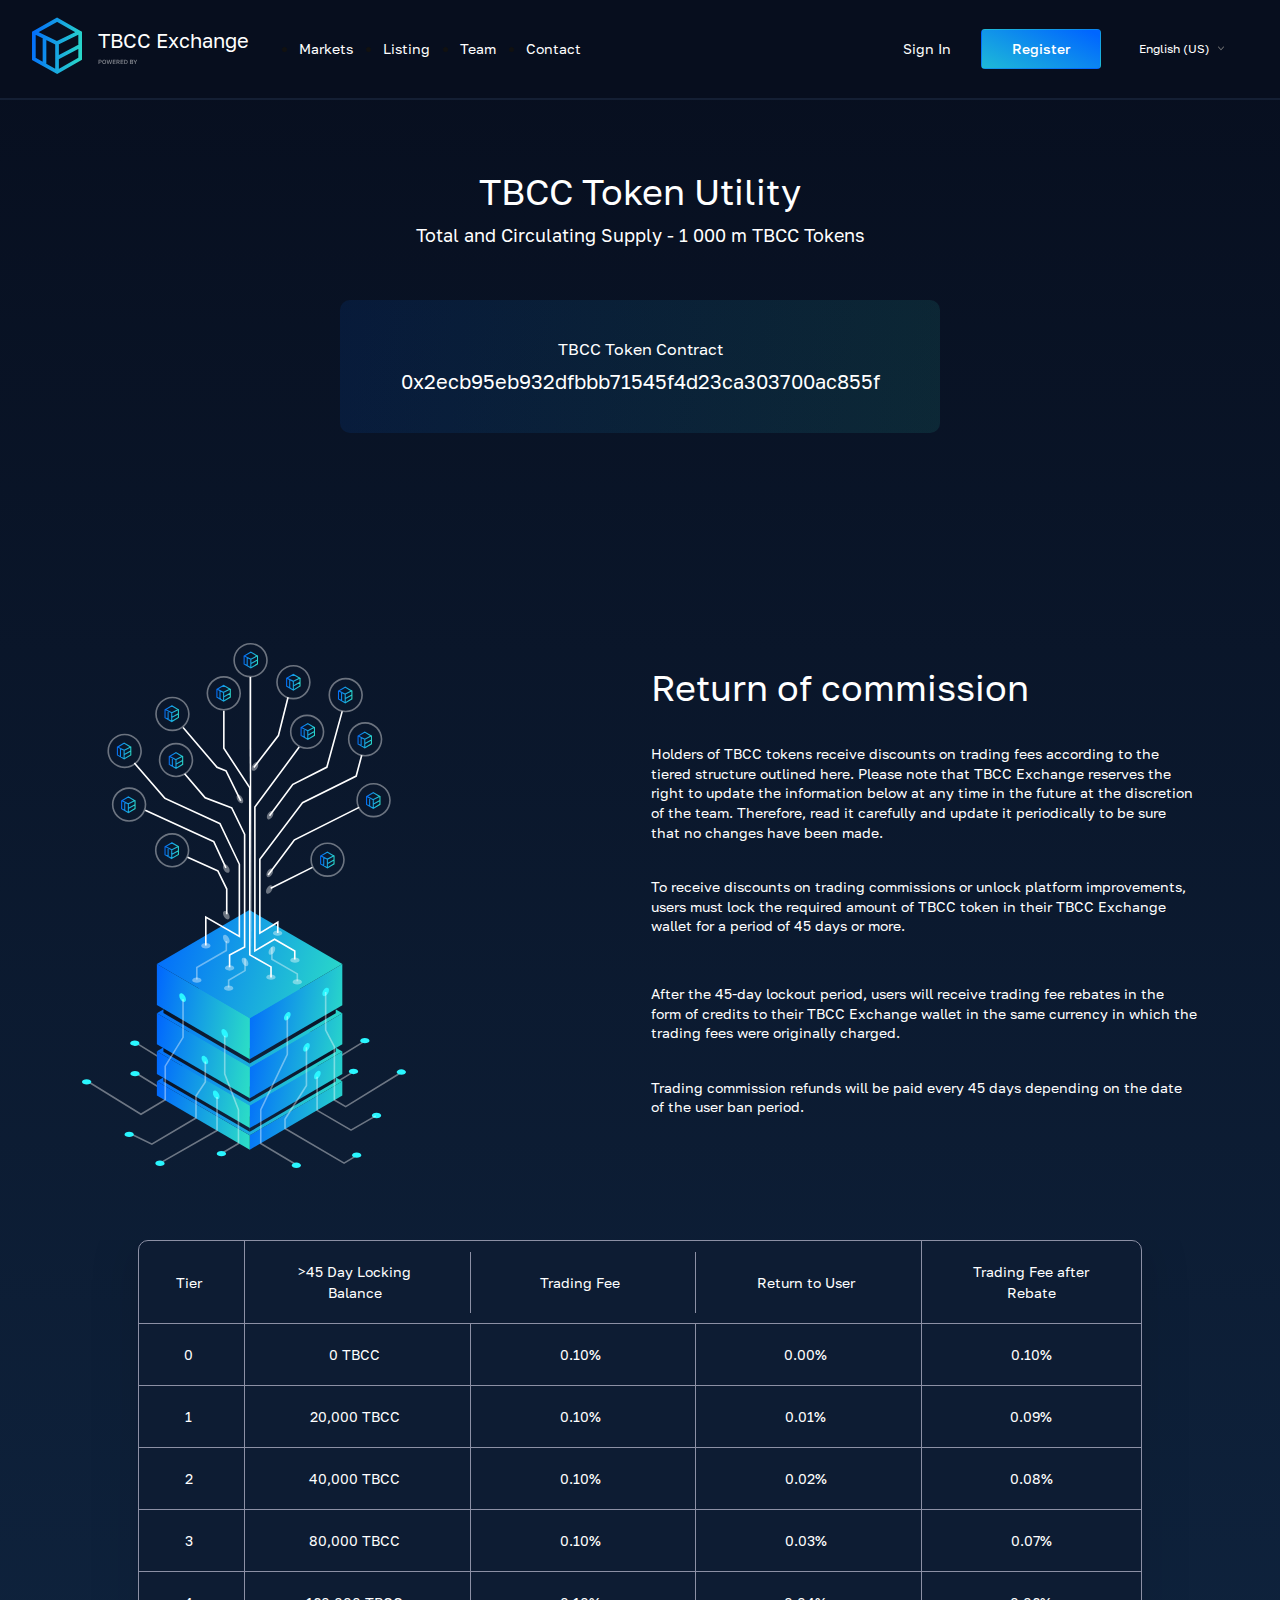
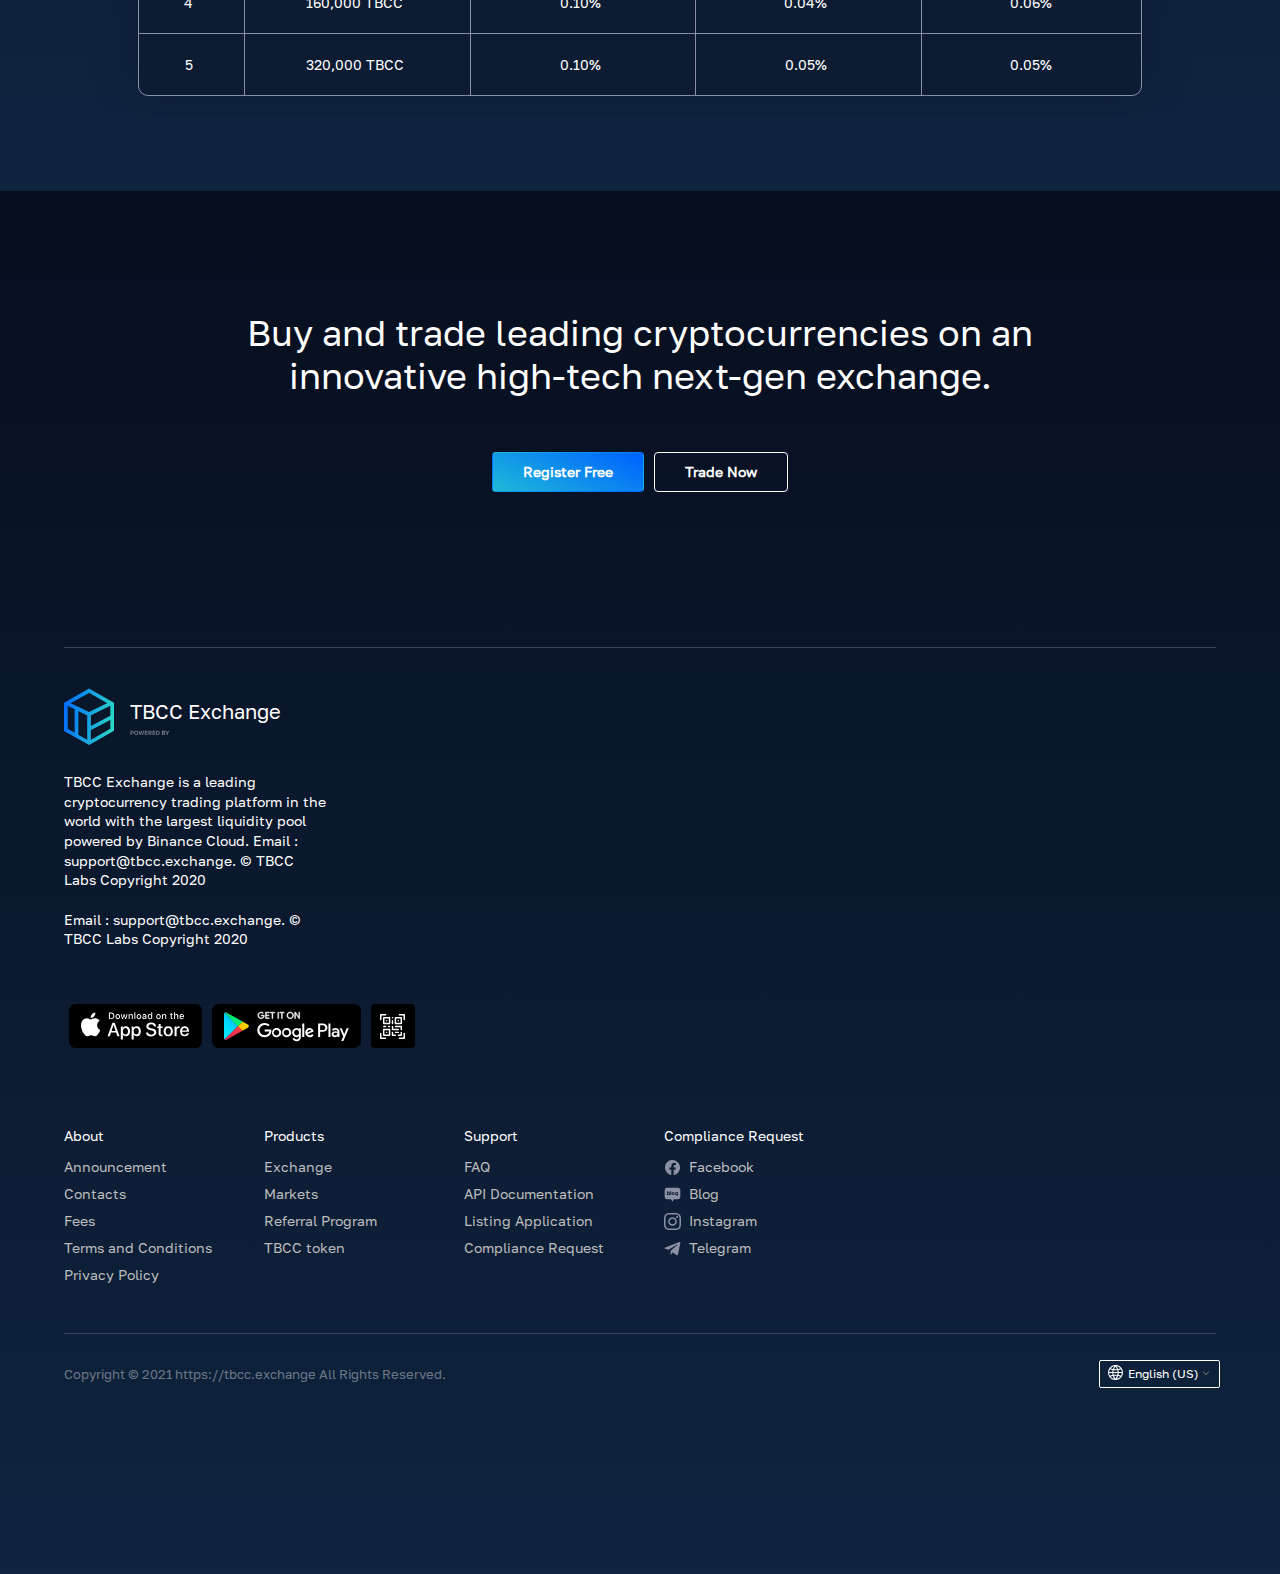
<file: token.html>
<!DOCTYPE html>
<html lang="en">
  <head>
    <meta charset="utf-8">
    <meta name="viewport" content="width=device-width, initial-scale=1, user-scalable=no, shrink-to-fit=no">
    <link rel="shortcut icon" type="image/x-icon" sizes="256x256" href="favicon.ico"/>
    <link rel="stylesheet" href="css/bootstrap.min.css">
    <link rel="stylesheet" href="css/aos.css">
    <link rel="stylesheet" href="css/select2.min.css">
    <link rel="stylesheet" href="css/style.css">
    <title>Token</title>
  </head>
<body>

<header class="container-fluid p-0">
    <div class="head-mobile">
        <a href="index.html" class="logo">
            <div class="brand-img">
                <img src="img/logo.svg" alt="">
            </div>
            <div class="brand-text">
                <span>TBCC Exchange</span>
                <svg width="139" height="11" viewBox="0 0 139 11" fill="none" xmlns="http://www.w3.org/2000/svg" xmlns:xlink="http://www.w3.org/1999/xlink">
                    <path d="M0.539978 3.80001H2.06998C2.63398 3.80001 3.04998 3.92201 3.31798 4.16601C3.58598 4.40601 3.71998 4.73001 3.71998 5.13801C3.71998 5.54601 3.58598 5.87201 3.31798 6.11601C3.04998 6.35601 2.63398 6.47601 2.06998 6.47601H1.25998V8.00001H0.539978V3.80001ZM2.00998 5.85201C2.19798 5.85201 2.35598 5.83801 2.48398 5.81001C2.61198 5.77801 2.71398 5.73401 2.78998 5.67801C2.86598 5.61801 2.91998 5.54401 2.95198 5.45601C2.98398 5.36401 2.99998 5.25801 2.99998 5.13801C2.99998 5.01801 2.98398 4.91401 2.95198 4.82601C2.91998 4.73801 2.86598 4.66401 2.78998 4.60401C2.71398 4.54401 2.61198 4.50001 2.48398 4.47201C2.35598 4.44001 2.19798 4.42401 2.00998 4.42401H1.25998V5.85201H2.00998Z" fill="white" fill-opacity="0.5"/>
                    <path d="M6.21092 8.06601C5.95492 8.06601 5.71092 8.02601 5.47892 7.94601C5.24692 7.86601 5.04292 7.74201 4.86692 7.57401C4.69092 7.40201 4.55092 7.18201 4.44692 6.91401C4.34292 6.64201 4.29092 6.31401 4.29092 5.93001V5.81001C4.29092 5.44201 4.34292 5.12801 4.44692 4.86801C4.55092 4.60401 4.69092 4.38801 4.86692 4.22001C5.04292 4.05201 5.24692 3.93001 5.47892 3.85401C5.71092 3.77401 5.95492 3.73401 6.21092 3.73401C6.46692 3.73401 6.71092 3.77401 6.94292 3.85401C7.17492 3.93001 7.37892 4.05201 7.55492 4.22001C7.73092 4.38801 7.87092 4.60401 7.97492 4.86801C8.07892 5.12801 8.13092 5.44201 8.13092 5.81001V5.93001C8.13092 6.31401 8.07892 6.64201 7.97492 6.91401C7.87092 7.18201 7.73092 7.40201 7.55492 7.57401C7.37892 7.74201 7.17492 7.86601 6.94292 7.94601C6.71092 8.02601 6.46692 8.06601 6.21092 8.06601ZM6.21092 7.43001C6.35892 7.43001 6.50292 7.40401 6.64292 7.35201C6.78292 7.30001 6.90692 7.21601 7.01492 7.10001C7.12292 6.98001 7.20892 6.82401 7.27292 6.63201C7.34092 6.44001 7.37492 6.20601 7.37492 5.93001V5.81001C7.37492 5.54601 7.34092 5.32401 7.27292 5.14401C7.20892 4.96001 7.12292 4.81201 7.01492 4.70001C6.90692 4.58401 6.78292 4.50001 6.64292 4.44801C6.50292 4.39601 6.35892 4.37001 6.21092 4.37001C6.05892 4.37001 5.91292 4.39601 5.77292 4.44801C5.63292 4.50001 5.50892 4.58401 5.40092 4.70001C5.29292 4.81201 5.20692 4.96001 5.14292 5.14401C5.07892 5.32401 5.04692 5.54601 5.04692 5.81001V5.93001C5.04692 6.20601 5.07892 6.44001 5.14292 6.63201C5.20692 6.82401 5.29292 6.98001 5.40092 7.10001C5.50892 7.21601 5.63292 7.30001 5.77292 7.35201C5.91292 7.40401 6.05892 7.43001 6.21092 7.43001Z" fill="white" fill-opacity="0.5"/>
                    <path d="M8.58162 3.80001H9.32562L10.1236 6.92001L11.0416 3.80001H11.6416L12.6136 6.92001L13.4056 3.80001H14.1016L12.9916 8.00001H12.2716L11.3176 4.88001L10.4116 8.00001H9.69162L8.58162 3.80001Z" fill="white" fill-opacity="0.5"/>
                    <path d="M14.79 3.80001H17.61V4.42401H15.51V5.52801H17.43V6.15201H15.51V7.37601H17.61V8.00001H14.79V3.80001Z" fill="white" fill-opacity="0.5"/>
                    <path d="M18.4814 3.80001H20.0714C20.3354 3.80001 20.5654 3.83201 20.7614 3.89601C20.9614 3.96001 21.1274 4.05001 21.2594 4.16601C21.3914 4.28201 21.4914 4.42001 21.5594 4.58001C21.6274 4.74001 21.6614 4.91601 21.6614 5.10801C21.6614 5.39601 21.5834 5.64601 21.4274 5.85801C21.2714 6.06601 21.0374 6.21601 20.7254 6.30801L21.7814 8.00001H20.9894L20.0594 6.39201H19.2014V8.00001H18.4814V3.80001ZM19.9514 5.79201C20.3194 5.79201 20.5754 5.73201 20.7194 5.61201C20.8674 5.49201 20.9414 5.32401 20.9414 5.10801C20.9414 4.89201 20.8674 4.72401 20.7194 4.60401C20.5754 4.48401 20.3194 4.42401 19.9514 4.42401H19.2014V5.79201H19.9514Z" fill="white" fill-opacity="0.5"/>
                    <path d="M22.5888 3.80001H25.4088V4.42401H23.3088V5.52801H25.2288V6.15201H23.3088V7.37601H25.4088V8.00001H22.5888V3.80001Z" fill="white" fill-opacity="0.5"/>
                    <path d="M26.2802 3.80001H27.6302C28.2662 3.80001 28.7602 3.97001 29.1122 4.31001C29.4642 4.64601 29.6402 5.14601 29.6402 5.81001V5.93001C29.6402 6.26601 29.5922 6.56401 29.4962 6.82401C29.4042 7.08001 29.2682 7.29601 29.0882 7.47201C28.9122 7.64401 28.6962 7.77601 28.4402 7.86801C28.1842 7.95601 27.8942 8.00001 27.5702 8.00001H26.2802V3.80001ZM27.5102 7.37601C27.7142 7.37601 27.9002 7.35001 28.0682 7.29801C28.2402 7.24601 28.3862 7.16401 28.5062 7.05201C28.6262 6.93601 28.7182 6.78601 28.7822 6.60201C28.8502 6.41801 28.8842 6.19401 28.8842 5.93001V5.81001C28.8842 5.56601 28.8502 5.35601 28.7822 5.18001C28.7142 5.00401 28.6222 4.86001 28.5062 4.74801C28.3902 4.63601 28.2502 4.55401 28.0862 4.50201C27.9262 4.45001 27.7542 4.42401 27.5702 4.42401H27.0002V7.37601H27.5102Z" fill="white" fill-opacity="0.5"/>
                    <path d="M31.9521 3.80001H33.6321C34.1081 3.80001 34.4561 3.90201 34.6761 4.10601C34.9001 4.31001 35.0121 4.58201 35.0121 4.92201C35.0121 5.13801 34.9561 5.32401 34.8441 5.48001C34.7321 5.63201 34.5781 5.74201 34.3821 5.81001C34.6301 5.86601 34.8261 5.98001 34.9701 6.15201C35.1181 6.32001 35.1921 6.54001 35.1921 6.81201C35.1921 6.98801 35.1641 7.15001 35.1081 7.29801C35.0521 7.44201 34.9641 7.56601 34.8441 7.67001C34.7281 7.77401 34.5781 7.85601 34.3941 7.91601C34.2101 7.97201 33.9881 8.00001 33.7281 8.00001H31.9521V3.80001ZM33.6501 7.37601C33.9621 7.37601 34.1761 7.32601 34.2921 7.22601C34.4121 7.12601 34.4721 6.97201 34.4721 6.76401C34.4721 6.66401 34.4581 6.57401 34.4301 6.49401C34.4021 6.41401 34.3561 6.34801 34.2921 6.29601C34.2281 6.24001 34.1421 6.19801 34.0341 6.17001C33.9301 6.14201 33.8001 6.12801 33.6441 6.12801H32.6721V7.37601H33.6501ZM33.5421 5.55201C33.8221 5.55201 34.0161 5.50001 34.1241 5.39601C34.2361 5.29201 34.2921 5.15201 34.2921 4.97601C34.2921 4.79601 34.2381 4.66001 34.1301 4.56801C34.0221 4.47201 33.8261 4.42401 33.5421 4.42401H32.6721V5.55201H33.5421Z" fill="white" fill-opacity="0.5"/>
                    <path d="M36.9593 6.38001L35.3393 3.80001H36.1913L37.3313 5.66001L38.3873 3.80001H39.1793L37.6793 6.38001V8.00001H36.9593V6.38001Z" fill="white" fill-opacity="0.5"/>
                    <rect x="44" width="95" height="11" fill="url(#pattern0)"/>
                    <defs>
                        <pattern id="pattern0" patternContentUnits="objectBoundingBox" width="1" height="1">
                            <use xlink:href="#image0" transform="translate(0 -0.028757) scale(0.00204082 0.0176252)"/>
                        </pattern>
                        <image id="image0" width="490" height="60" xlink:href="[data-uri]"/>
                    </defs>
                </svg>

            </div>
        </a>
        <a href="index.html" class="menu-icon">
            <img src="img/menu-icon.svg" alt="">
        </a>
    </div>
    <div class="head-container">
        <a href="#" class="menu-close">
            <img src="img/menu-close.svg" alt="">
        </a>
        <div class="left-column">
            <a href="index.html" class="logo">
                <div class="brand-img">
                    <img src="img/logo.svg" alt="">
                </div>
                <div class="brand-text">
                    <span>TBCC Exchange</span>
                    <svg width="139" height="11" viewBox="0 0 139 11" fill="none" xmlns="http://www.w3.org/2000/svg" xmlns:xlink="http://www.w3.org/1999/xlink">
                        <path d="M0.539978 3.80001H2.06998C2.63398 3.80001 3.04998 3.92201 3.31798 4.16601C3.58598 4.40601 3.71998 4.73001 3.71998 5.13801C3.71998 5.54601 3.58598 5.87201 3.31798 6.11601C3.04998 6.35601 2.63398 6.47601 2.06998 6.47601H1.25998V8.00001H0.539978V3.80001ZM2.00998 5.85201C2.19798 5.85201 2.35598 5.83801 2.48398 5.81001C2.61198 5.77801 2.71398 5.73401 2.78998 5.67801C2.86598 5.61801 2.91998 5.54401 2.95198 5.45601C2.98398 5.36401 2.99998 5.25801 2.99998 5.13801C2.99998 5.01801 2.98398 4.91401 2.95198 4.82601C2.91998 4.73801 2.86598 4.66401 2.78998 4.60401C2.71398 4.54401 2.61198 4.50001 2.48398 4.47201C2.35598 4.44001 2.19798 4.42401 2.00998 4.42401H1.25998V5.85201H2.00998Z" fill="white" fill-opacity="0.5"/>
                        <path d="M6.21092 8.06601C5.95492 8.06601 5.71092 8.02601 5.47892 7.94601C5.24692 7.86601 5.04292 7.74201 4.86692 7.57401C4.69092 7.40201 4.55092 7.18201 4.44692 6.91401C4.34292 6.64201 4.29092 6.31401 4.29092 5.93001V5.81001C4.29092 5.44201 4.34292 5.12801 4.44692 4.86801C4.55092 4.60401 4.69092 4.38801 4.86692 4.22001C5.04292 4.05201 5.24692 3.93001 5.47892 3.85401C5.71092 3.77401 5.95492 3.73401 6.21092 3.73401C6.46692 3.73401 6.71092 3.77401 6.94292 3.85401C7.17492 3.93001 7.37892 4.05201 7.55492 4.22001C7.73092 4.38801 7.87092 4.60401 7.97492 4.86801C8.07892 5.12801 8.13092 5.44201 8.13092 5.81001V5.93001C8.13092 6.31401 8.07892 6.64201 7.97492 6.91401C7.87092 7.18201 7.73092 7.40201 7.55492 7.57401C7.37892 7.74201 7.17492 7.86601 6.94292 7.94601C6.71092 8.02601 6.46692 8.06601 6.21092 8.06601ZM6.21092 7.43001C6.35892 7.43001 6.50292 7.40401 6.64292 7.35201C6.78292 7.30001 6.90692 7.21601 7.01492 7.10001C7.12292 6.98001 7.20892 6.82401 7.27292 6.63201C7.34092 6.44001 7.37492 6.20601 7.37492 5.93001V5.81001C7.37492 5.54601 7.34092 5.32401 7.27292 5.14401C7.20892 4.96001 7.12292 4.81201 7.01492 4.70001C6.90692 4.58401 6.78292 4.50001 6.64292 4.44801C6.50292 4.39601 6.35892 4.37001 6.21092 4.37001C6.05892 4.37001 5.91292 4.39601 5.77292 4.44801C5.63292 4.50001 5.50892 4.58401 5.40092 4.70001C5.29292 4.81201 5.20692 4.96001 5.14292 5.14401C5.07892 5.32401 5.04692 5.54601 5.04692 5.81001V5.93001C5.04692 6.20601 5.07892 6.44001 5.14292 6.63201C5.20692 6.82401 5.29292 6.98001 5.40092 7.10001C5.50892 7.21601 5.63292 7.30001 5.77292 7.35201C5.91292 7.40401 6.05892 7.43001 6.21092 7.43001Z" fill="white" fill-opacity="0.5"/>
                        <path d="M8.58162 3.80001H9.32562L10.1236 6.92001L11.0416 3.80001H11.6416L12.6136 6.92001L13.4056 3.80001H14.1016L12.9916 8.00001H12.2716L11.3176 4.88001L10.4116 8.00001H9.69162L8.58162 3.80001Z" fill="white" fill-opacity="0.5"/>
                        <path d="M14.79 3.80001H17.61V4.42401H15.51V5.52801H17.43V6.15201H15.51V7.37601H17.61V8.00001H14.79V3.80001Z" fill="white" fill-opacity="0.5"/>
                        <path d="M18.4814 3.80001H20.0714C20.3354 3.80001 20.5654 3.83201 20.7614 3.89601C20.9614 3.96001 21.1274 4.05001 21.2594 4.16601C21.3914 4.28201 21.4914 4.42001 21.5594 4.58001C21.6274 4.74001 21.6614 4.91601 21.6614 5.10801C21.6614 5.39601 21.5834 5.64601 21.4274 5.85801C21.2714 6.06601 21.0374 6.21601 20.7254 6.30801L21.7814 8.00001H20.9894L20.0594 6.39201H19.2014V8.00001H18.4814V3.80001ZM19.9514 5.79201C20.3194 5.79201 20.5754 5.73201 20.7194 5.61201C20.8674 5.49201 20.9414 5.32401 20.9414 5.10801C20.9414 4.89201 20.8674 4.72401 20.7194 4.60401C20.5754 4.48401 20.3194 4.42401 19.9514 4.42401H19.2014V5.79201H19.9514Z" fill="white" fill-opacity="0.5"/>
                        <path d="M22.5888 3.80001H25.4088V4.42401H23.3088V5.52801H25.2288V6.15201H23.3088V7.37601H25.4088V8.00001H22.5888V3.80001Z" fill="white" fill-opacity="0.5"/>
                        <path d="M26.2802 3.80001H27.6302C28.2662 3.80001 28.7602 3.97001 29.1122 4.31001C29.4642 4.64601 29.6402 5.14601 29.6402 5.81001V5.93001C29.6402 6.26601 29.5922 6.56401 29.4962 6.82401C29.4042 7.08001 29.2682 7.29601 29.0882 7.47201C28.9122 7.64401 28.6962 7.77601 28.4402 7.86801C28.1842 7.95601 27.8942 8.00001 27.5702 8.00001H26.2802V3.80001ZM27.5102 7.37601C27.7142 7.37601 27.9002 7.35001 28.0682 7.29801C28.2402 7.24601 28.3862 7.16401 28.5062 7.05201C28.6262 6.93601 28.7182 6.78601 28.7822 6.60201C28.8502 6.41801 28.8842 6.19401 28.8842 5.93001V5.81001C28.8842 5.56601 28.8502 5.35601 28.7822 5.18001C28.7142 5.00401 28.6222 4.86001 28.5062 4.74801C28.3902 4.63601 28.2502 4.55401 28.0862 4.50201C27.9262 4.45001 27.7542 4.42401 27.5702 4.42401H27.0002V7.37601H27.5102Z" fill="white" fill-opacity="0.5"/>
                        <path d="M31.9521 3.80001H33.6321C34.1081 3.80001 34.4561 3.90201 34.6761 4.10601C34.9001 4.31001 35.0121 4.58201 35.0121 4.92201C35.0121 5.13801 34.9561 5.32401 34.8441 5.48001C34.7321 5.63201 34.5781 5.74201 34.3821 5.81001C34.6301 5.86601 34.8261 5.98001 34.9701 6.15201C35.1181 6.32001 35.1921 6.54001 35.1921 6.81201C35.1921 6.98801 35.1641 7.15001 35.1081 7.29801C35.0521 7.44201 34.9641 7.56601 34.8441 7.67001C34.7281 7.77401 34.5781 7.85601 34.3941 7.91601C34.2101 7.97201 33.9881 8.00001 33.7281 8.00001H31.9521V3.80001ZM33.6501 7.37601C33.9621 7.37601 34.1761 7.32601 34.2921 7.22601C34.4121 7.12601 34.4721 6.97201 34.4721 6.76401C34.4721 6.66401 34.4581 6.57401 34.4301 6.49401C34.4021 6.41401 34.3561 6.34801 34.2921 6.29601C34.2281 6.24001 34.1421 6.19801 34.0341 6.17001C33.9301 6.14201 33.8001 6.12801 33.6441 6.12801H32.6721V7.37601H33.6501ZM33.5421 5.55201C33.8221 5.55201 34.0161 5.50001 34.1241 5.39601C34.2361 5.29201 34.2921 5.15201 34.2921 4.97601C34.2921 4.79601 34.2381 4.66001 34.1301 4.56801C34.0221 4.47201 33.8261 4.42401 33.5421 4.42401H32.6721V5.55201H33.5421Z" fill="white" fill-opacity="0.5"/>
                        <path d="M36.9593 6.38001L35.3393 3.80001H36.1913L37.3313 5.66001L38.3873 3.80001H39.1793L37.6793 6.38001V8.00001H36.9593V6.38001Z" fill="white" fill-opacity="0.5"/>
                        <rect x="44" width="95" height="11" fill="url(#pattern0)"/>
                        <defs>
                            <pattern id="pattern0" patternContentUnits="objectBoundingBox" width="1" height="1">
                                <use xlink:href="#image0" transform="translate(0 -0.028757) scale(0.00204082 0.0176252)"/>
                            </pattern>
                            <image id="image0" width="490" height="60" xlink:href="[data-uri]"/>
                        </defs>
                    </svg>

                </div>
            </a>
            <nav>
                <ul>
                    <li>
                        <a href="#" class="menu-item" id="menuItemOne">Markets</a>
                    </li>
                    <li>
                        <a href="listing.html" class="menu-item" id="menuItemTwo">Listing</a>
                    </li>
                    <li>
                        <a href="team.html" class="menu-item" id="menuItemThree">Team</a>
                    </li>
                    <li>
                        <a href="contacts.html" class="menu-item" id="menuItemFour">Contact</a>
                    </li>
                </ul>
            </nav>
        </div>

        <div class="right-column">
            <div class="register-box">
                <a href="log-in.html" id="menuItemFive">Sign in</a>
                <a href="sign-in.html" class="btn" id="menuItemSix">Register</a>
            </div>
            <select name="lang" class="lang-select lang" id="lang-select">
                <option value="RU">Russian</option>
                <option value="EN" selected>English (US)</option>
                <option value="CH">Chinese</option>
            </select>
        </div>

    </div>
</header>


<section class="container-fluid gradient-color">
    <div class="contacts-page token-page">
        <div class="center-block">
            <h2 class="mb-2" id="tokenH2One">TBCC Token Utility</h2>
            <p id="tokenPBlockOne"> Total and Circulating Supply - 1 000 m TBCC Tokens</p>
            <div class="place">
                <span id="tokenH2Two">TBCC Token Contract</span>
                <div class="contract">0x2ecb95eb932dfbbb71545f4d23ca303700ac855f</div>
            </div>
        </div>
        <div class="two-block">
            <div class="column">
                <div class="img-block">
                    <img src="img/token.svg" alt="">
                </div>
            </div>

            <div class="column">
                <div class="text-block">
                    <h2 id="tokenH2Three">Return of commission</h2>
                    <p id="tokenPBlockTwo">Holders of TBCC tokens receive discounts on trading fees according to the tiered structure outlined here. Please note that TBCC Exchange reserves the right to update the information below at any time in the future at the discretion of the team. Therefore, read it carefully and update it periodically to be sure that no changes have been made.</p>
                    <p class="mb-5" id="tokenPBlockThree">To receive discounts on trading commissions or unlock platform improvements, users must lock the required amount of TBCC token in their TBCC Exchange wallet for a period of 45 days or more.</p>
                    <p id="tokenPBlockFour">After the 45-day lockout period, users will receive trading fee rebates in the form of credits to their TBCC Exchange wallet in the same currency in which the trading fees were originally charged.</p>
                    <p id="tokenPBlockFive">Trading commission refunds will be paid every 45 days depending on the date of the user ban period.</p>
                </div>
            </div>
        </div>

        <div class="table-wrap">
            <div class="token-table">
                <div class="tr">
                    <div class="td" id="tokenTdOne">Tier</div>
                    <div class="td" id="tokenTdTwo">>45 Day Locking Balance</div>
                    <div class="td" id="tokenTdThree">Trading Fee</div>
                    <div class="td" id="tokenTdFour">Return to User</div>
                    <div class="td" id="tokenTdFive">Trading Fee after Rebate</div>
                </div>
                <div class="tr">
                    <div class="td">0</div>
                    <div class="td">0 TBCC</div>
                    <div class="td">0.10%</div>
                    <div class="td">0.00%</div>
                    <div class="td">0.10%</div>
                </div>
                <div class="tr">
                    <div class="td">1</div>
                    <div class="td">20,000 TBCC</div>
                    <div class="td">0.10%</div>
                    <div class="td">0.01%</div>
                    <div class="td">0.09%</div>
                </div>
                <div class="tr">
                    <div class="td">2</div>
                    <div class="td">40,000 TBCC</div>
                    <div class="td">0.10%</div>
                    <div class="td">0.02%</div>
                    <div class="td">0.08%</div>
                </div>
                <div class="tr">
                    <div class="td">3</div>
                    <div class="td">80,000 TBCC</div>
                    <div class="td">0.10%</div>
                    <div class="td">0.03%</div>
                    <div class="td">0.07%</div>
                </div>
                <div class="tr">
                    <div class="td">4</div>
                    <div class="td">160,000 TBCC</div>
                    <div class="td">0.10%</div>
                    <div class="td">0.04%</div>
                    <div class="td">0.06%</div>
                </div>
                <div class="tr">
                    <div class="td">5</div>
                    <div class="td">320,000 TBCC</div>
                    <div class="td">0.10%</div>
                    <div class="td">0.05%</div>
                    <div class="td">0.05%</div>
                </div>
            </div>
        </div>
    </div>
</section>

<footer>
    <div class="footer-content">
        <div class="center-block">
            <h2 id="footerH2">Buy and trade leading cryptocurrencies on an innovative high-tech next-gen exchange.</h2>
            <div class="button-box">
                <a href="#" class="btn" id="buttonTextTwo">
                    Register Free
                </a>
                <a href="#" class="btn transparent" id="buttonTextThree">
                    Trade Now
                </a>
            </div>
        </div>
        <div class="sub-menu">
            <div class="sub-menu-item">
                <a href="index.html" class="logo">
                    <div class="brand-img">
                        <img src="img/logo.svg" alt="">
                    </div>
                    <div class="brand-text">
                        <span>TBCC Exchange</span>
                        <svg width="139" height="11" viewBox="0 0 139 11" fill="none" xmlns="http://www.w3.org/2000/svg" xmlns:xlink="http://www.w3.org/1999/xlink">
                            <path d="M0.539978 3.80001H2.06998C2.63398 3.80001 3.04998 3.92201 3.31798 4.16601C3.58598 4.40601 3.71998 4.73001 3.71998 5.13801C3.71998 5.54601 3.58598 5.87201 3.31798 6.11601C3.04998 6.35601 2.63398 6.47601 2.06998 6.47601H1.25998V8.00001H0.539978V3.80001ZM2.00998 5.85201C2.19798 5.85201 2.35598 5.83801 2.48398 5.81001C2.61198 5.77801 2.71398 5.73401 2.78998 5.67801C2.86598 5.61801 2.91998 5.54401 2.95198 5.45601C2.98398 5.36401 2.99998 5.25801 2.99998 5.13801C2.99998 5.01801 2.98398 4.91401 2.95198 4.82601C2.91998 4.73801 2.86598 4.66401 2.78998 4.60401C2.71398 4.54401 2.61198 4.50001 2.48398 4.47201C2.35598 4.44001 2.19798 4.42401 2.00998 4.42401H1.25998V5.85201H2.00998Z" fill="white" fill-opacity="0.5"/>
                            <path d="M6.21092 8.06601C5.95492 8.06601 5.71092 8.02601 5.47892 7.94601C5.24692 7.86601 5.04292 7.74201 4.86692 7.57401C4.69092 7.40201 4.55092 7.18201 4.44692 6.91401C4.34292 6.64201 4.29092 6.31401 4.29092 5.93001V5.81001C4.29092 5.44201 4.34292 5.12801 4.44692 4.86801C4.55092 4.60401 4.69092 4.38801 4.86692 4.22001C5.04292 4.05201 5.24692 3.93001 5.47892 3.85401C5.71092 3.77401 5.95492 3.73401 6.21092 3.73401C6.46692 3.73401 6.71092 3.77401 6.94292 3.85401C7.17492 3.93001 7.37892 4.05201 7.55492 4.22001C7.73092 4.38801 7.87092 4.60401 7.97492 4.86801C8.07892 5.12801 8.13092 5.44201 8.13092 5.81001V5.93001C8.13092 6.31401 8.07892 6.64201 7.97492 6.91401C7.87092 7.18201 7.73092 7.40201 7.55492 7.57401C7.37892 7.74201 7.17492 7.86601 6.94292 7.94601C6.71092 8.02601 6.46692 8.06601 6.21092 8.06601ZM6.21092 7.43001C6.35892 7.43001 6.50292 7.40401 6.64292 7.35201C6.78292 7.30001 6.90692 7.21601 7.01492 7.10001C7.12292 6.98001 7.20892 6.82401 7.27292 6.63201C7.34092 6.44001 7.37492 6.20601 7.37492 5.93001V5.81001C7.37492 5.54601 7.34092 5.32401 7.27292 5.14401C7.20892 4.96001 7.12292 4.81201 7.01492 4.70001C6.90692 4.58401 6.78292 4.50001 6.64292 4.44801C6.50292 4.39601 6.35892 4.37001 6.21092 4.37001C6.05892 4.37001 5.91292 4.39601 5.77292 4.44801C5.63292 4.50001 5.50892 4.58401 5.40092 4.70001C5.29292 4.81201 5.20692 4.96001 5.14292 5.14401C5.07892 5.32401 5.04692 5.54601 5.04692 5.81001V5.93001C5.04692 6.20601 5.07892 6.44001 5.14292 6.63201C5.20692 6.82401 5.29292 6.98001 5.40092 7.10001C5.50892 7.21601 5.63292 7.30001 5.77292 7.35201C5.91292 7.40401 6.05892 7.43001 6.21092 7.43001Z" fill="white" fill-opacity="0.5"/>
                            <path d="M8.58162 3.80001H9.32562L10.1236 6.92001L11.0416 3.80001H11.6416L12.6136 6.92001L13.4056 3.80001H14.1016L12.9916 8.00001H12.2716L11.3176 4.88001L10.4116 8.00001H9.69162L8.58162 3.80001Z" fill="white" fill-opacity="0.5"/>
                            <path d="M14.79 3.80001H17.61V4.42401H15.51V5.52801H17.43V6.15201H15.51V7.37601H17.61V8.00001H14.79V3.80001Z" fill="white" fill-opacity="0.5"/>
                            <path d="M18.4814 3.80001H20.0714C20.3354 3.80001 20.5654 3.83201 20.7614 3.89601C20.9614 3.96001 21.1274 4.05001 21.2594 4.16601C21.3914 4.28201 21.4914 4.42001 21.5594 4.58001C21.6274 4.74001 21.6614 4.91601 21.6614 5.10801C21.6614 5.39601 21.5834 5.64601 21.4274 5.85801C21.2714 6.06601 21.0374 6.21601 20.7254 6.30801L21.7814 8.00001H20.9894L20.0594 6.39201H19.2014V8.00001H18.4814V3.80001ZM19.9514 5.79201C20.3194 5.79201 20.5754 5.73201 20.7194 5.61201C20.8674 5.49201 20.9414 5.32401 20.9414 5.10801C20.9414 4.89201 20.8674 4.72401 20.7194 4.60401C20.5754 4.48401 20.3194 4.42401 19.9514 4.42401H19.2014V5.79201H19.9514Z" fill="white" fill-opacity="0.5"/>
                            <path d="M22.5888 3.80001H25.4088V4.42401H23.3088V5.52801H25.2288V6.15201H23.3088V7.37601H25.4088V8.00001H22.5888V3.80001Z" fill="white" fill-opacity="0.5"/>
                            <path d="M26.2802 3.80001H27.6302C28.2662 3.80001 28.7602 3.97001 29.1122 4.31001C29.4642 4.64601 29.6402 5.14601 29.6402 5.81001V5.93001C29.6402 6.26601 29.5922 6.56401 29.4962 6.82401C29.4042 7.08001 29.2682 7.29601 29.0882 7.47201C28.9122 7.64401 28.6962 7.77601 28.4402 7.86801C28.1842 7.95601 27.8942 8.00001 27.5702 8.00001H26.2802V3.80001ZM27.5102 7.37601C27.7142 7.37601 27.9002 7.35001 28.0682 7.29801C28.2402 7.24601 28.3862 7.16401 28.5062 7.05201C28.6262 6.93601 28.7182 6.78601 28.7822 6.60201C28.8502 6.41801 28.8842 6.19401 28.8842 5.93001V5.81001C28.8842 5.56601 28.8502 5.35601 28.7822 5.18001C28.7142 5.00401 28.6222 4.86001 28.5062 4.74801C28.3902 4.63601 28.2502 4.55401 28.0862 4.50201C27.9262 4.45001 27.7542 4.42401 27.5702 4.42401H27.0002V7.37601H27.5102Z" fill="white" fill-opacity="0.5"/>
                            <path d="M31.9521 3.80001H33.6321C34.1081 3.80001 34.4561 3.90201 34.6761 4.10601C34.9001 4.31001 35.0121 4.58201 35.0121 4.92201C35.0121 5.13801 34.9561 5.32401 34.8441 5.48001C34.7321 5.63201 34.5781 5.74201 34.3821 5.81001C34.6301 5.86601 34.8261 5.98001 34.9701 6.15201C35.1181 6.32001 35.1921 6.54001 35.1921 6.81201C35.1921 6.98801 35.1641 7.15001 35.1081 7.29801C35.0521 7.44201 34.9641 7.56601 34.8441 7.67001C34.7281 7.77401 34.5781 7.85601 34.3941 7.91601C34.2101 7.97201 33.9881 8.00001 33.7281 8.00001H31.9521V3.80001ZM33.6501 7.37601C33.9621 7.37601 34.1761 7.32601 34.2921 7.22601C34.4121 7.12601 34.4721 6.97201 34.4721 6.76401C34.4721 6.66401 34.4581 6.57401 34.4301 6.49401C34.4021 6.41401 34.3561 6.34801 34.2921 6.29601C34.2281 6.24001 34.1421 6.19801 34.0341 6.17001C33.9301 6.14201 33.8001 6.12801 33.6441 6.12801H32.6721V7.37601H33.6501ZM33.5421 5.55201C33.8221 5.55201 34.0161 5.50001 34.1241 5.39601C34.2361 5.29201 34.2921 5.15201 34.2921 4.97601C34.2921 4.79601 34.2381 4.66001 34.1301 4.56801C34.0221 4.47201 33.8261 4.42401 33.5421 4.42401H32.6721V5.55201H33.5421Z" fill="white" fill-opacity="0.5"/>
                            <path d="M36.9593 6.38001L35.3393 3.80001H36.1913L37.3313 5.66001L38.3873 3.80001H39.1793L37.6793 6.38001V8.00001H36.9593V6.38001Z" fill="white" fill-opacity="0.5"/>
                            <rect x="44" width="95" height="11" fill="url(#pattern0)"/>
                            <defs>
                                <pattern id="pattern0" patternContentUnits="objectBoundingBox" width="1" height="1">
                                    <use xlink:href="#image0" transform="translate(0 -0.028757) scale(0.00204082 0.0176252)"/>
                                </pattern>
                                <image id="image0" width="490" height="60" xlink:href="[data-uri]"/>
                            </defs>
                        </svg>

                    </div>
                </a>
                <p id="footerPOne">TBCC Exchange is a leading cryptocurrency trading platform in the world with the largest liquidity pool powered by Binance Cloud.
                </p>
                <p id="footerPTwo">
                    Email : <a href="mailto:support@tbcc.exchange">support@tbcc.exchange</a><br>
                    © TBCC Labs Copyright 2020
                </p>
                <div class="button-box">
                    <a href="#">
                        <img src="img/app.svg" alt="">
                    </a>
                    <a href="#">
                        <img src="img/google.svg" alt="">
                    </a>
                    <a href="#">
                        <img src="img/hj.svg" alt="">
                    </a>
                </div>
            </div>
            <div class="footer-nav">
                <div class="sub-menu-item">
                    <a href="#" class="footer-link caption" id="footerItemOne">
                        About
                    </a>
                    <a href="#" class="footer-link" id="footerItemTwo">
                        Announcements
                    </a>
                    <a href="contacts.html" class="footer-link" id="footerItemThree">
                        Contacts
                    </a>
                    <a href="#" class="footer-link" id="footerItemFour">
                        Fees
                    </a>
                    <a href="#" class="footer-link" id="footerItemFive">
                        Terms and Conditions
                    </a>
                    <a href="#" class="footer-link" id="footerItemSix">
                        Privacy Policy
                    </a>
                </div>
                <div class="sub-menu-item">
                    <a href="#" class="footer-link caption" id="footerItemSeven">
                        Product
                    </a>
                    <a href="#" class="footer-link" id="footerItemEight">
                        Exchange
                    </a>
                    <a href="#" class="footer-link" id="footerItemNine">
                        Markets
                    </a>
                    <a href="referal.html" class="footer-link" id="footerItemTen">
                        Referal Program
                    </a>
                    <a href="token.html" class="footer-link" id="footerItemEleven">
                        TBCC token
                    </a>
                </div>
                <div class="sub-menu-item">
                    <a href="#" class="footer-link caption" id="footerItemTwelve">
                        Support
                    </a>
                    <a href="#" class="footer-link" id="footerItemThirteen">
                        FAQ
                    </a>
                    <a href="#" class="footer-link" id="footerItemFourteen">
                        API documantion
                    </a>
                    <a href="listing.html" class="footer-link" id="footerItemFifteen">
                        Listing Application
                    </a>
                    <a href="compliance.html" class="footer-link" id="footerItemSixteen">
                        Compliance Requests
                    </a>
                </div>
                <div class="sub-menu-item">
                    <a href="#" class="footer-link caption" id="footerItemSeventeen">
                        Community
                    </a>
                    <a href="#" class="footer-link">
                        <svg width="17" height="17" viewBox="0 0 17 17" fill="none" xmlns="http://www.w3.org/2000/svg">
                            <path d="M16.0556 8.49775C16.0557 7.05419 15.6422 5.64083 14.8639 4.42504C14.0856 3.20925 12.9752 2.24196 11.6642 1.63775C10.3532 1.03353 8.89649 0.817694 7.46659 1.01579C6.03669 1.2139 4.69352 1.81764 3.59614 2.75552C2.49877 3.6934 1.69316 4.92613 1.27473 6.30771C0.856308 7.6893 0.842589 9.16185 1.2352 10.551C1.62782 11.9401 2.41032 13.1877 3.49003 14.1458C4.56974 15.104 5.90143 15.7326 7.32739 15.9574V10.676H5.39846V8.49775H7.32739V6.83326C7.28535 6.44482 7.32933 6.05189 7.45622 5.68236C7.58311 5.31283 7.78979 4.97577 8.06159 4.6951C8.33339 4.41443 8.66365 4.19703 9.02891 4.05835C9.39417 3.91966 9.78549 3.86308 10.1751 3.89264C10.738 3.90019 11.3001 3.95308 11.8547 4.04828V5.89184H10.9057C10.743 5.87073 10.5776 5.88633 10.4217 5.93747C10.2657 5.98862 10.1232 6.07402 10.0046 6.18742C9.88603 6.30081 9.7943 6.43932 9.7362 6.59278C9.6781 6.74624 9.65509 6.91077 9.66885 7.07428V8.49019H11.7693L11.4346 10.6677H9.66885V15.9498C11.4484 15.6762 13.0711 14.774 14.2427 13.4069C15.4144 12.0398 16.0575 10.2982 16.0556 8.49775Z" fill="#8C90A5"/>
                        </svg>
                        Facebook
                    </a>
                    <a href="#" class="footer-link">
                        <svg width="17" height="17" viewBox="0 0 17 17" fill="none" xmlns="http://www.w3.org/2000/svg">
                            <path d="M13.6722 1.65332C14.02 1.65281 14.3645 1.72081 14.6861 1.85345C15.0076 1.98608 15.2999 2.18075 15.5462 2.42634C15.7926 2.67193 15.9881 2.96363 16.1217 3.28478C16.2553 3.60594 16.3243 3.95026 16.3248 4.29809V10.7007C16.3243 11.0485 16.2553 11.3928 16.1217 11.714C15.9881 12.0352 15.7926 12.3269 15.5462 12.5724C15.2999 12.818 15.0076 13.0127 14.6861 13.1453C14.3645 13.278 14.02 13.346 13.6722 13.3455H9.68938C9.68938 13.3699 9.68351 13.3944 9.67177 13.4169L8.6301 15.3799C8.61715 15.404 8.59804 15.4242 8.57471 15.4385C8.55138 15.4528 8.52467 15.4607 8.49732 15.4613C8.46996 15.4619 8.44294 15.4552 8.41901 15.4419C8.39508 15.4287 8.3751 15.4093 8.36112 15.3858L7.21968 13.4227C7.20643 13.3992 7.19968 13.3725 7.20012 13.3455H3.32783C2.98 13.346 2.63547 13.278 2.31392 13.1453C1.99237 13.0127 1.7001 12.818 1.45378 12.5724C1.20746 12.3269 1.01193 12.0352 0.878348 11.714C0.744764 11.3928 0.675745 11.0485 0.675232 10.7007V4.29809C0.675745 3.95018 0.744796 3.60578 0.878441 3.28456C1.01209 2.96334 1.20771 2.67159 1.45413 2.42599C1.70055 2.18039 1.99294 1.98574 2.3146 1.85316C2.63627 1.72059 2.9809 1.65268 3.32881 1.65332H13.6722ZM12.2774 6.21907C12.0877 6.21907 11.9087 6.2533 11.7385 6.32177C11.5683 6.39023 11.4177 6.49 11.2856 6.62106C11.1658 6.73968 11.073 6.88282 11.0137 7.04066C10.955 7.19716 10.9257 7.37713 10.9257 7.57959C10.9257 7.77521 10.9589 7.9542 11.0235 8.1195C11.09 8.28382 11.1859 8.42858 11.312 8.55084C11.4441 8.67799 11.5957 8.77385 11.7659 8.84036C11.9361 8.90785 12.1151 8.9411 12.3038 8.9411C12.4946 8.9411 12.6559 8.90589 12.787 8.83547C12.9188 8.76494 13.0246 8.65429 13.0892 8.51954C13.0892 8.52737 13.0892 8.5391 13.0912 8.55573L13.0922 8.57236L13.0932 8.58018L13.0941 8.60855V8.64963C13.0941 8.85503 13.0873 9.08879 12.9504 9.20714C12.8036 9.33234 12.6501 9.37635 12.4007 9.39494C12.4114 9.39102 12.4007 10.0894 12.4007 10.0825C12.8219 10.0883 13.2316 9.94447 13.5568 9.67663C13.8365 9.45264 14.0038 9.03108 14.0038 8.62322V6.26601H13.1V6.61128L13.0902 6.59563C13.013 6.47456 12.9027 6.37816 12.7723 6.31785C12.6166 6.24891 12.4477 6.21518 12.2774 6.21907ZM3.92643 5.32215H2.99626V9.0663H3.90002V8.69755L3.90686 8.71125C3.96977 8.83939 4.07521 8.94173 4.20518 9.00076C4.35386 9.07608 4.52796 9.11324 4.72847 9.11324C5.09657 9.11388 5.45036 8.97068 5.71439 8.71418C5.83469 8.58899 5.92566 8.44814 5.98532 8.29067C6.04401 8.13222 6.07335 7.95127 6.07335 7.74685C6.07335 7.55612 6.04107 7.37811 5.97456 7.21379C5.90673 7.05101 5.81901 6.89726 5.71341 6.75604C5.57966 6.58535 5.4147 6.44163 5.2273 6.33252C5.06931 6.23941 4.88831 6.19264 4.70499 6.19755C4.51231 6.19755 4.35581 6.22982 4.20714 6.2934C4.09513 6.34006 3.99805 6.41651 3.92643 6.51445V5.32118V5.32215ZM9.15631 6.21907C8.72888 6.21907 8.38362 6.35209 8.11953 6.61715C7.8574 6.88221 7.72536 7.22944 7.72536 7.65784C7.72536 8.08527 7.8574 8.43151 8.12149 8.69658C8.38557 8.96066 8.73084 9.09466 9.15631 9.09466C9.58178 9.09466 9.92705 8.96164 10.1931 8.69364C10.4572 8.4276 10.5902 8.08233 10.5902 7.65784C10.5902 7.23139 10.4582 6.88417 10.1941 6.61813C9.92901 6.35209 9.58276 6.21907 9.15729 6.21907H9.15631ZM5.86991 5.10404V6.02345H5.88164C6.00009 6.02595 6.11426 6.06821 6.20579 6.14342C6.29733 6.21864 6.36092 6.32244 6.38634 6.43816H6.38145V9.03597H7.32238V6.43816H7.31651C7.28747 6.07431 7.12232 5.73478 6.854 5.48732C6.58569 5.23985 6.23394 5.10264 5.86893 5.10306L5.86991 5.10404ZM9.16414 6.99665C9.36563 6.99665 9.52603 7.05631 9.64634 7.17564C9.70776 7.23925 9.7555 7.31476 9.78662 7.39752C9.81774 7.48029 9.83158 7.56855 9.82729 7.65686C9.83146 7.74481 9.81745 7.83267 9.78615 7.91496C9.75485 7.99725 9.70692 8.07221 9.64536 8.13515C9.58133 8.19584 9.5057 8.24298 9.42301 8.27374C9.34032 8.30449 9.25227 8.31824 9.16414 8.31414C9.07626 8.3179 8.98852 8.30389 8.90617 8.27297C8.82382 8.24205 8.74856 8.19484 8.68487 8.13417C8.62303 8.07154 8.57478 7.99683 8.54314 7.9147C8.5115 7.83257 8.49715 7.74479 8.50099 7.65686C8.50099 7.46124 8.56261 7.30084 8.68683 7.17955C8.74994 7.11846 8.82476 7.07076 8.90679 7.03933C8.98882 7.0079 9.07635 6.99338 9.16414 6.99665ZM12.4633 6.89395C12.6657 6.89395 12.8369 6.96046 12.9768 7.09544C13.0453 7.16066 13.0993 7.23955 13.1354 7.327C13.1714 7.41445 13.1887 7.50851 13.1861 7.60307C13.1887 7.69763 13.1714 7.79168 13.1354 7.87913C13.0993 7.96658 13.0453 8.04548 12.9768 8.1107C12.9089 8.17679 12.8285 8.22866 12.7403 8.26326C12.6522 8.29786 12.558 8.3145 12.4633 8.31219C12.3686 8.31485 12.2744 8.29847 12.1862 8.26403C12.098 8.22958 12.0176 8.17778 11.9498 8.11168C11.882 8.04585 11.8288 7.96662 11.7934 7.87904C11.758 7.79146 11.7413 7.69747 11.7444 7.60307C11.7444 7.39571 11.8118 7.2265 11.9478 7.09348C12.016 7.02736 12.0967 6.97563 12.1853 6.94135C12.2738 6.90707 12.3684 6.89095 12.4633 6.89395ZM4.47905 6.9497C4.56655 6.94705 4.65369 6.96195 4.73534 6.99354C4.81698 7.02512 4.89147 7.07274 4.95441 7.13358C5.01714 7.1946 5.06643 7.26806 5.09911 7.34925C5.13178 7.43044 5.14713 7.51756 5.14416 7.60502C5.14617 7.69283 5.13033 7.78013 5.0976 7.86162C5.06486 7.94312 5.01591 8.01712 4.95372 8.07913C4.89152 8.14114 4.81738 8.18987 4.73579 8.22237C4.65419 8.25486 4.56685 8.27045 4.47905 8.26817C4.39139 8.27046 4.30417 8.25487 4.22273 8.22234C4.14129 8.18982 4.06734 8.14104 4.00537 8.07898C3.94341 8.01692 3.89474 7.94289 3.86233 7.86141C3.82992 7.77992 3.81446 7.69269 3.81688 7.60502C3.81688 7.4143 3.88046 7.2578 4.00663 7.13456C4.06898 7.07367 4.14292 7.02593 4.22408 6.99417C4.30523 6.96242 4.39194 6.9473 4.47905 6.9497Z" fill="#8C90A5"/>
                        </svg>
                        Blog
                    </a>
                    <a href="#" class="footer-link">
                        <svg width="17" height="17" viewBox="0 0 17 17" fill="none" xmlns="http://www.w3.org/2000/svg">
                            <path d="M8.49998 1.53156C10.7696 1.53156 11.0384 1.5402 11.9347 1.58109C12.7634 1.61892 13.2135 1.75739 13.5131 1.87376C13.9098 2.02796 14.193 2.21218 14.4904 2.50961C14.7878 2.80703 14.972 3.09022 15.1262 3.48694C15.2426 3.78649 15.3811 4.23656 15.4189 5.06527C15.4598 5.9616 15.4684 6.23041 15.4684 8.50002C15.4684 10.7696 15.4598 11.0384 15.4189 11.9347C15.3811 12.7635 15.2426 13.2135 15.1262 13.5131C14.972 13.9098 14.7878 14.193 14.4904 14.4904C14.193 14.7879 13.9098 14.9721 13.5131 15.1262C13.2135 15.2426 12.7634 15.3811 11.9347 15.4189C11.0385 15.4598 10.7697 15.4685 8.49998 15.4685C6.23024 15.4685 5.96143 15.4598 5.06527 15.4189C4.23653 15.3811 3.78646 15.2426 3.48694 15.1262C3.09019 14.9721 2.807 14.7879 2.50957 14.4904C2.21215 14.193 2.02792 13.9098 1.87376 13.5131C1.75736 13.2135 1.61888 12.7635 1.58106 11.9348C1.54017 11.0384 1.53153 10.7696 1.53153 8.50002C1.53153 6.23041 1.54017 5.9616 1.58106 5.0653C1.61888 4.23656 1.75736 3.78649 1.87376 3.48694C2.02792 3.09022 2.21215 2.80703 2.50957 2.50961C2.807 2.21218 3.09019 2.02796 3.48694 1.87376C3.78646 1.75739 4.23653 1.61892 5.06524 1.58109C5.96156 1.5402 6.23037 1.53156 8.49998 1.53156ZM8.49998 0C6.1915 0 5.90208 0.00978484 4.99546 0.0511511C4.0907 0.0924498 3.47284 0.236118 2.93214 0.446256C2.37319 0.663479 1.89917 0.954122 1.42663 1.42666C0.954089 1.8992 0.663445 2.37323 0.446222 2.93218C0.236084 3.47287 0.0924161 4.09073 0.0511173 4.99549C0.00975109 5.90208 0 6.19154 0 8.50002C0 10.8085 0.00975109 11.098 0.0511173 12.0045C0.0924161 12.9093 0.236084 13.5272 0.446222 14.0679C0.663445 14.6268 0.954089 15.1008 1.42663 15.5734C1.89917 16.0459 2.37319 16.3366 2.93214 16.5538C3.47284 16.7639 4.0907 16.9076 4.99546 16.9489C5.90208 16.9902 6.1915 17 8.49998 17C10.8085 17 11.0979 16.9902 12.0045 16.9489C12.9093 16.9076 13.5271 16.7639 14.0678 16.5538C14.6268 16.3366 15.1008 16.0459 15.5733 15.5734C16.0459 15.1008 16.3365 14.6268 16.5537 14.0679C16.7639 13.5272 16.9076 12.9093 16.9488 12.0045C16.9902 11.098 17 10.8085 17 8.50002C17 6.19154 16.9902 5.90208 16.9488 4.99549C16.9076 4.09073 16.7639 3.47287 16.5537 2.93218C16.3365 2.37323 16.0459 1.8992 15.5733 1.42666C15.1008 0.954122 14.6268 0.663479 14.0678 0.446256C13.5271 0.236118 12.9093 0.0924498 12.0045 0.0511511C11.0979 0.00978484 10.8085 0 8.49998 0ZM8.49998 4.13514C6.08934 4.13514 4.1351 6.08937 4.1351 8.50002C4.1351 10.9107 6.08934 12.8649 8.49998 12.8649C10.9106 12.8649 12.8649 10.9107 12.8649 8.50002C12.8649 6.08937 10.9106 4.13514 8.49998 4.13514ZM8.49998 11.3334C6.93519 11.3334 5.66663 10.0648 5.66663 8.50002C5.66663 6.93522 6.93519 5.66667 8.49998 5.66667C10.0648 5.66667 11.3333 6.93522 11.3333 8.50002C11.3333 10.0648 10.0648 11.3334 8.49998 11.3334ZM14.0573 3.96269C14.0573 4.52602 13.6006 4.98271 13.0373 4.98271C12.474 4.98271 12.0173 4.52602 12.0173 3.96269C12.0173 3.39935 12.474 2.9427 13.0373 2.9427C13.6006 2.9427 14.0573 3.39935 14.0573 3.96269Z" fill="#8C90A5"/>
                        </svg>
                        Instagram
                    </a>
                    <a href="#" class="footer-link">
                        <svg width="17" height="17" viewBox="0 0 17 17" fill="none" xmlns="http://www.w3.org/2000/svg">
                            <path d="M15.3226 2.1133L1.24061 7.54348C0.280299 7.92881 0.284832 8.46526 1.06683 8.70477L4.67989 9.83282L13.0469 4.55374C13.4421 4.31423 13.804 4.44268 13.5063 4.70712L6.72745 10.8249L6.79696 10.9465L6.72745 10.8256L6.47811 14.552C6.61972 14.5503 6.7591 14.5164 6.88577 14.4531C7.01244 14.3898 7.12311 14.2986 7.20949 14.1863L8.96616 12.4788L12.6193 15.1791C13.2917 15.5494 13.7768 15.3574 13.9445 14.5543L16.3426 3.25268C16.5882 2.26819 15.9671 1.82165 15.3241 2.1133" fill="#8C90A5"/>
                        </svg>
                        Telegram
                    </a>
                </div>
            </div>
        </div>
        <div class="footer-bottom">
            <div class="corp">Copyright © 2021 https://tbcc.exchange  All Rights Reserved.</div>
            <select name="lang" class="lang-select lang" id="lang-select-footer">
                <option value="RU">Russian</option>
                <option value="EN" selected>English (US)</option>
                <option value="CH">Chinese</option>
            </select>
        </div>
    </div>
</footer>


    <script src="js/jquery.min.js"></script>
    <script src="js/aos.js"></script>
    <script src="js/select2.min.js"></script>
    <script src="js/bootstrap.min.js"></script>
    <script src="js/scripts.js"></script>
  </body>
</html>
</file>
<file: css/style.css>
@font-face {
  font-family: 'Golos-Regular';
  src: url("../fonts/Golos-Regular.eot");
  src: url("../fonts/Golos-Regular.eot?#iefix") format("embedded-opentype"), url("../fonts/Golos-Regular.woff2") format("woff2"), url("../fonts/Golos-Regular.woff") format("woff"), url("../fonts/Golos-Regular.ttf") format("truetype");
  font-weight: normal;
  font-style: normal; }
@font-face {
  font-family: 'Golos-Medium';
  src: url("../fonts/Golos-Medium.eot");
  src: url("../fonts/Golos-Medium.eot?#iefix") format("embedded-opentype"), url("../fonts/Golos-Medium.woff2") format("woff2"), url("../fonts/Golos-Medium.woff") format("woff"), url("../fonts/Golos-Medium.ttf") format("truetype");
  font-weight: normal;
  font-style: normal; }
@font-face {
  font-family: '../fonts/Golos-Black';
  src: url("../fonts/Golos-Black.eot");
  src: url("../fonts/Golos-Black.eot?#iefix") format("embedded-opentype"), url("../fonts/Golos-Black.woff2") format("woff2"), url("../fonts/Golos-Black.woff") format("woff"), url("../fonts/Golos-Black.ttf") format("truetype");
  font-weight: normal;
  font-style: normal; }
/*reset css*/
html, body, div, span, applet, object, iframe,
h1, h2, h3, h4, h5, h6, p, blockquote, pre,
a, abbr, acronym, address, big, cite, code,
del, dfn, em, img, ins, kbd, q, s, samp,
small, strike, strong, sub, sup, tt, var,
b, u, i, center,
dl, dt, dd, ol, ul, li,
fieldset, form, label, legend,
table, caption, tbody, tfoot, thead, tr, th, td,
article, aside, canvas, details, embed,
figure, figcaption, footer, header, hgroup,
menu, nav, output, ruby, section, summary,
time, mark, audio, video {
  margin: 0;
  padding: 0;
  border: 0;
  font-size: 100%;
  font-family: inherit;
  vertical-align: baseline; }

/* HTML5 display-role reset for older browsers */
article, aside, details, figcaption, figure,
footer, header, hgroup, menu, nav, section {
  display: block; }

html, body {
  width: 100vw; }

a {
  text-decoration: none;
  -webkit-transition: all 0.5s ease;
  -o-transition: all 0.5s ease;
  transition: all 0.5s ease; }
  a:hover {
    text-decoration: none; }

body {
  font-family: "Golos-Regular", sans-serif;
  font-style: normal;
  font-weight: normal;
  font-size: 16px;
  line-height: 1.6;
  color: #111111;
  background-color: white;
  overflow-x: hidden; }
  body::-webkit-scrollbar {
    width: 0; }

h1 {
  font-family: 'Golos-Regular', sans-serif;
  font-style: normal;
  font-weight: 600;
  font-size: 40px;
  line-height: 1.2;
  margin-bottom: 28px;
  color: #FFFFFF; }
  @media (max-width: 1200px) {
    h1 {
      font-size: 30px; } }
  @media (max-width: 990px) {
    h1 {
      font-size: 26px;
      text-align: center; } }
  @media (max-width: 768px) {
    h1 {
      font-size: 18px;
      margin-top: 20px;
      margin-bottom: 25px; } }

h2 {
  font-family: 'Golos-Regular', sans-serif;
  font-style: normal;
  font-weight: normal;
  font-size: 36px;
  line-height: 43px;
  text-align: center;
  color: #1F2531; }
  @media (max-width: 768px) {
    h2 {
      font-size: 24px; } }

p {
  font-family: 'Golos-Regular', sans-serif;
  font-style: normal;
  font-weight: normal;
  font-size: 14px;
  line-height: 1.4;
  color: #3B3F48; }

a.btn, button.btn {
  font-family: 'Golos-Regular', sans-serif;
  font-style: normal;
  font-weight: 600;
  font-size: 14px;
  line-height: 1.1;
  display: -webkit-box;
  display: -ms-flexbox;
  display: flex;
  -webkit-box-align: center;
  -ms-flex-align: center;
  align-items: center;
  -webkit-box-pack: center;
  -ms-flex-pack: center;
  justify-content: center;
  color: #FFFFFF;
  padding: 11px 30px;
  background: -o-linear-gradient(244.25deg, #0066FF 6.15%, #2CE0C5 142.76%);
  background: linear-gradient(205.75deg, #0066FF 6.15%, #2CE0C5 142.76%);
  border-radius: 4px; }
  a.btn.transparent, button.btn.transparent {
    background: transparent;
    border: 1px solid white; }
  a.btn.green, button.btn.green {
    background: #5CC76E;
    font-weight: normal; }
  a.btn.l-tr, button.btn.l-tr {
    background: transparent;
    border: 1px solid #DFE4EB;
    color: black;
    width: 100%;
    font-weight: normal;
    white-space: nowrap; }
    a.btn.l-tr svg, button.btn.l-tr svg {
      margin-right: 16px; }
    a.btn.l-tr i, button.btn.l-tr i {
      color: #5CC76E;
      font-style: normal;
      margin-left: 6px; }

.or {
  font-family: 'Golos-Regular', sans-serif;
  font-style: normal;
  font-weight: normal;
  font-size: 13px;
  line-height: 1.4;
  display: -webkit-box;
  display: -ms-flexbox;
  display: flex;
  -webkit-box-align: center;
  -ms-flex-align: center;
  align-items: center;
  text-align: center;
  -webkit-box-pack: center;
  -ms-flex-pack: center;
  justify-content: center;
  color: #A5ACAF;
  text-transform: uppercase;
  margin: 20px 0;
  width: 100%; }

.gradient-color {
  width: 100%;
  height: auto;
  min-height: 502px;
  background: -o-linear-gradient(top, #070E1E 0%, #0F243F 100%);
  background: -webkit-gradient(linear, left top, left bottom, from(#070E1E), to(#0F243F));
  background: linear-gradient(180deg, #070E1E 0%, #0F243F 100%);
  display: -webkit-box;
  display: -ms-flexbox;
  display: flex;
  -webkit-box-pack: start;
  -ms-flex-pack: start;
  justify-content: flex-start;
  -webkit-box-align: center;
  -ms-flex-align: center;
  align-items: center;
  padding: 60px 0;
  position: relative;
  overflow: hidden; }
  @media (max-width: 768px) {
    .gradient-color {
      padding: 10px 0; } }

@media (max-width: 768px) {
  .logo svg {
    max-width: 180px; } }

.center-block {
  display: -webkit-box;
  display: -ms-flexbox;
  display: flex;
  -webkit-box-orient: vertical;
  -webkit-box-direction: normal;
  -ms-flex-direction: column;
  flex-direction: column;
  -webkit-box-pack: start;
  -ms-flex-pack: start;
  justify-content: flex-start;
  -webkit-box-align: center;
  -ms-flex-align: center;
  align-items: center;
  width: 90%;
  margin: auto;
  max-width: 1200px;
  margin-top: 120px; }
  @media (max-width: 768px) {
    .center-block {
      margin-top: 30px; } }

.soc-box {
  min-width: 160px;
  display: -webkit-box;
  display: -ms-flexbox;
  display: flex;
  -ms-flex-wrap: nowrap;
  flex-wrap: nowrap;
  -webkit-box-align: center;
  -ms-flex-align: center;
  align-items: center;
  -webkit-transition: all 0.5s ease;
  -o-transition: all 0.5s ease;
  transition: all 0.5s ease; }
  .soc-box a {
    margin-right: 22px; }
    .soc-box a:nth-last-child(1) {
      margin-right: 0; }
    .soc-box a svg {
      width: 24px; }
    .soc-box a:hover {
      opacity: 0.6; }

form {
  display: -webkit-box;
  display: -ms-flexbox;
  display: flex;
  -webkit-box-pack: center;
  -ms-flex-pack: center;
  justify-content: center;
  width: 90%;
  max-width: 460px;
  margin-bottom: 60px; }
  @media (max-width: 768px) {
    form {
      -webkit-box-orient: vertical;
      -webkit-box-direction: normal;
      -ms-flex-direction: column;
      flex-direction: column;
      -webkit-box-align: center;
      -ms-flex-align: center;
      align-items: center;
      margin-bottom: 20px; } }
  form .form-group {
    position: relative; }
    form .form-group.input {
      width: calc(100% - 160px);
      height: 44px;
      margin-right: 10px; }
      @media (max-width: 768px) {
        form .form-group.input {
          width: 100%;
          margin-bottom: 12px;
          margin-right: 0; } }
      form .form-group.input input {
        width: 100%;
        height: 100%;
        background: #FFFFFF;
        border: 1px solid #DFE4EB;
        -webkit-box-sizing: border-box;
        box-sizing: border-box;
        padding: 13px 20px; }
        form .form-group.input input::-webkit-input-placeholder {
          font-family: 'Golos', sans-serif;
          font-style: normal;
          font-weight: normal;
          font-size: 15px;
          line-height: 18px;
          color: #ACACAC; }
        form .form-group.input input::-moz-placeholder {
          font-family: 'Golos', sans-serif;
          font-style: normal;
          font-weight: normal;
          font-size: 15px;
          line-height: 18px;
          color: #ACACAC; }
        form .form-group.input input:-ms-input-placeholder {
          font-family: 'Golos', sans-serif;
          font-style: normal;
          font-weight: normal;
          font-size: 15px;
          line-height: 18px;
          color: #ACACAC; }
        form .form-group.input input::-ms-input-placeholder {
          font-family: 'Golos', sans-serif;
          font-style: normal;
          font-weight: normal;
          font-size: 15px;
          line-height: 18px;
          color: #ACACAC; }
        form .form-group.input input::placeholder {
          font-family: 'Golos', sans-serif;
          font-style: normal;
          font-weight: normal;
          font-size: 15px;
          line-height: 18px;
          color: #ACACAC; }
  form .form-button {
    width: 150px;
    height: 44px;
    background: #5CC76E;
    border: 1px solid #5CC76E;
    -webkit-box-sizing: border-box;
    box-sizing: border-box;
    border-radius: 4px;
    display: -webkit-box;
    display: -ms-flexbox;
    display: flex;
    -webkit-box-pack: center;
    -ms-flex-pack: center;
    justify-content: center;
    -webkit-box-align: center;
    -ms-flex-align: center;
    align-items: center;
    font-family: 'Golos-Regular', sans-serif;
    font-style: normal;
    font-weight: normal;
    font-size: 15px;
    line-height: 18px;
    color: #FFFFFF;
    margin-top: 0; }
    @media (max-width: 768px) {
      form .form-button {
        width: 100%; } }

.img {
  width: 60%;
  height: auto;
  position: absolute;
  bottom: -20px;
  left: 50%;
  -webkit-transform: translateX(-50%);
  -ms-transform: translateX(-50%);
  transform: translateX(-50%); }
  @media (max-width: 768px) {
    .img {
      width: 100%; } }
  .img img {
    width: 110%;
    -webkit-transform: translateX(3%);
    -ms-transform: translateX(3%);
    transform: translateX(3%); }

header {
  position: fixed;
  top: 0;
  left: 0;
  width: 100%;
  display: -webkit-box;
  display: -ms-flexbox;
  display: flex;
  -webkit-box-pack: center;
  -ms-flex-pack: center;
  justify-content: center;
  -webkit-box-align: center;
  -ms-flex-align: center;
  align-items: center;
  -webkit-box-sizing: border-box;
  box-sizing: border-box;
  height: 100px;
  z-index: 20;
  background-color: #070E1E;
  border-bottom: 2px solid #141F34; }
  @media (max-width: 1200px) {
    header {
      height: 75px; } }
  header .head-mobile {
    width: 95%;
    display: none;
    -webkit-box-pack: justify;
    -ms-flex-pack: justify;
    justify-content: space-between;
    -webkit-box-align: center;
    -ms-flex-align: center;
    align-items: center; }
    @media (max-width: 990px) {
      header .head-mobile {
        display: -webkit-box;
        display: -ms-flexbox;
        display: flex; } }
  header .head-container {
    width: 95%;
    display: -webkit-box;
    display: -ms-flexbox;
    display: flex;
    -webkit-box-pack: justify;
    -ms-flex-pack: justify;
    justify-content: space-between; }
    header .head-container .left-column {
      display: -webkit-box;
      display: -ms-flexbox;
      display: flex;
      -webkit-box-align: center;
      -ms-flex-align: center;
      align-items: center; }
    header .head-container .right-column {
      display: -webkit-box;
      display: -ms-flexbox;
      display: flex;
      -webkit-box-pack: end;
      -ms-flex-pack: end;
      justify-content: flex-end;
      -webkit-box-align: center;
      -ms-flex-align: center;
      align-items: center; }
      @media (max-width: 990px) {
        header .head-container .right-column {
          -webkit-box-orient: vertical;
          -webkit-box-direction: normal;
          -ms-flex-direction: column;
          flex-direction: column; } }
      header .head-container .right-column .register-box {
        display: -webkit-box;
        display: -ms-flexbox;
        display: flex; }
        @media (max-width: 990px) {
          header .head-container .right-column .register-box {
            -webkit-box-orient: vertical;
            -webkit-box-direction: normal;
            -ms-flex-direction: column;
            flex-direction: column;
            -webkit-box-align: center;
            -ms-flex-align: center;
            align-items: center;
            margin: 25px 0; } }
        header .head-container .right-column .register-box a {
          font-family: 'Golos-Regular', sans-serif;
          font-style: normal;
          font-weight: 500;
          font-size: 14px;
          line-height: 1.2;
          display: -webkit-box;
          display: -ms-flexbox;
          display: flex;
          -webkit-box-align: center;
          -ms-flex-align: center;
          align-items: center;
          color: #FFFFFF;
          margin: 0 15px;
          -webkit-transition: all 0.5s ease;
          -o-transition: all 0.5s ease;
          transition: all 0.5s ease;
          text-align: center; }
          header .head-container .right-column .register-box a:hover {
            color: #999999; }
          header .head-container .right-column .register-box a.btn {
            padding: 11px 30px;
            display: -webkit-box;
            display: -ms-flexbox;
            display: flex;
            -webkit-box-pack: center;
            -ms-flex-pack: center;
            justify-content: center;
            -webkit-box-align: center;
            -ms-flex-align: center;
            align-items: center;
            background: -o-linear-gradient(244.25deg, #0066FF 6.15%, #2CE0C5 142.76%);
            background: linear-gradient(205.75deg, #0066FF 6.15%, #2CE0C5 142.76%);
            border-radius: 4px;
            font-family: 'Golos-Medium', sans-serif;
            margin-right: 30px;
            -webkit-transition: all 0.5s ease;
            -o-transition: all 0.5s ease;
            transition: all 0.5s ease; }
            @media (max-width: 990px) {
              header .head-container .right-column .register-box a.btn {
                margin-top: 12px;
                margin-right: 0; } }
            header .head-container .right-column .register-box a.btn:hover {
              -webkit-transform: scale(1.05);
              -ms-transform: scale(1.05);
              transform: scale(1.05);
              color: white; }
    @media (max-width: 990px) {
      header .head-container {
        -webkit-transform: translateX(-100%);
        -ms-transform: translateX(-100%);
        transform: translateX(-100%);
        -webkit-transition: all 0.5s ease;
        -o-transition: all 0.5s ease;
        transition: all 0.5s ease;
        position: fixed;
        top: 0;
        left: 0;
        z-index: 50;
        width: 100vw;
        height: 100vh;
        display: -webkit-box;
        display: -ms-flexbox;
        display: flex;
        -webkit-box-orient: vertical;
        -webkit-box-direction: normal;
        -ms-flex-direction: column;
        flex-direction: column;
        -webkit-box-align: center;
        -ms-flex-align: center;
        align-items: center;
        -webkit-box-pack: center;
        -ms-flex-pack: center;
        justify-content: center;
        background-color: #070E1E; }
        header .head-container.show {
          -webkit-transform: translate(0);
          -ms-transform: translate(0);
          transform: translate(0); }
          header .head-container.show .logo {
            display: none; }
          header .head-container.show .select2-container {
            margin-right: -35px; } }

.logo {
  display: -webkit-box;
  display: -ms-flexbox;
  display: flex;
  -webkit-box-align: center;
  -ms-flex-align: center;
  align-items: center;
  margin-right: 50px; }
  .logo .brand-img {
    margin-right: 16px; }
  .logo .brand-text {
    display: -webkit-box;
    display: -ms-flexbox;
    display: flex;
    -webkit-box-orient: vertical;
    -webkit-box-direction: normal;
    -ms-flex-direction: column;
    flex-direction: column;
    font-family: 'Golos-Regular', sans-serif;
    font-style: normal;
    font-weight: normal;
    font-size: 20px;
    line-height: 19px;
    color: #FFFFFF; }
    @media (max-width: 990px) {
      .logo .brand-text {
        font-size: 16px; } }
    .logo .brand-text span {
      margin-bottom: 6px;
      white-space: nowrap; }
    .logo .brand-text svg {
      -webkit-transform: translateZ(0);
      transform: translateZ(0); }

.menu-close {
  display: none; }
  @media (max-width: 990px) {
    .menu-close {
      display: -webkit-box;
      display: -ms-flexbox;
      display: flex;
      position: absolute;
      right: 30px;
      top: 40px; } }

nav ul {
  display: -webkit-box;
  display: -ms-flexbox;
  display: flex; }
  @media (max-width: 990px) {
    nav ul {
      -webkit-box-orient: vertical;
      -webkit-box-direction: normal;
      -ms-flex-direction: column;
      flex-direction: column; } }
  @media (max-width: 990px) {
    nav ul li {
      display: -webkit-box;
      display: -ms-flexbox;
      display: flex;
      -webkit-box-pack: center;
      -ms-flex-pack: center;
      justify-content: center;
      -webkit-box-align: center;
      -ms-flex-align: center;
      align-items: center;
      text-align: center;
      margin: 0;
      margin-bottom: 25px; } }
  nav ul li .menu-item {
    font-family: 'Golos-Regular', sans-serif;
    font-style: normal;
    font-weight: normal;
    font-size: 14px;
    line-height: 1.2;
    color: #FFFFFF;
    margin-right: 30px; }
    @media (max-width: 990px) {
      nav ul li .menu-item {
        display: -webkit-box;
        display: -ms-flexbox;
        display: flex;
        -webkit-box-pack: center;
        -ms-flex-pack: center;
        justify-content: center;
        -webkit-box-align: center;
        -ms-flex-align: center;
        align-items: center;
        text-align: center;
        margin: 0; } }

.select2-container--default .select2-search--dropdown .select2-search__field {
  display: none; }

.select2-container--default .select2-selection--single .select2-selection__rendered:hover, .select2-container--default .select2-selection--single .select2-selection__rendered:focus {
  border: none; }

.select2-container--default .select2-selection--single {
  background-color: transparent;
  border: none;
  width: -webkit-max-content;
  width: -moz-max-content;
  width: max-content;
  display: -webkit-box;
  display: -ms-flexbox;
  display: flex;
  -webkit-box-align: center;
  -ms-flex-align: center;
  align-items: center; }
  .select2-container--default .select2-selection--single:hover, .select2-container--default .select2-selection--single:focus {
    border: none; }

.select2-container--default .select2-selection--single .select2-selection__rendered {
  font-family: 'Golos-Regular', sans-serif;
  font-style: normal;
  font-weight: normal;
  font-size: 12px;
  line-height: 1.2;
  color: #FFFFFF; }
  .select2-container--default .select2-selection--single .select2-selection__rendered:hover, .select2-container--default .select2-selection--single .select2-selection__rendered:focus {
    border: none; }

.select2-container--default .select2-selection--single .select2-selection__arrow b {
  border-color: transparent !important;
  border-style: solid !important;
  border-width: 0 !important;
  height: 10px !important;
  left: 50% !important;
  margin-left: -4px !important;
  margin-top: -2px !important;
  position: absolute !important;
  top: 50% !important;
  width: 16px !important; }
  .select2-container--default .select2-selection--single .select2-selection__arrow b:before {
    content: url("../img/down-arrow.svg");
    position: absolute;
    top: 50%;
    left: 50%;
    -webkit-transform: translate(-250%, -65%);
    -ms-transform: translate(-250%, -65%);
    transform: translate(-250%, -65%); }

.main-page {
  margin: 0 auto;
  display: -webkit-box;
  display: -ms-flexbox;
  display: flex;
  -webkit-box-pack: center;
  -ms-flex-pack: center;
  justify-content: center;
  -webkit-box-align: center;
  -ms-flex-align: center;
  align-items: center;
  height: auto;
  width: 90%;
  max-width: 1240px; }
  .main-page .main-two-block {
    display: -webkit-box;
    display: -ms-flexbox;
    display: flex;
    -webkit-box-pack: justify;
    -ms-flex-pack: justify;
    justify-content: space-between;
    -webkit-box-align: start;
    -ms-flex-align: start;
    align-items: flex-start;
    width: 100%; }
    @media (max-width: 990px) {
      .main-page .main-two-block {
        -webkit-box-orient: vertical;
        -webkit-box-direction: normal;
        -ms-flex-direction: column;
        flex-direction: column;
        -webkit-box-align: center;
        -ms-flex-align: center;
        align-items: center;
        padding-top: 90px;
        padding-bottom: 20px; } }
    .main-page .main-two-block .text-block {
      width: calc(100% - 525px); }
      @media (max-width: 990px) {
        .main-page .main-two-block .text-block {
          width: 100%; } }
      .main-page .main-two-block .text-block p {
        font-family: 'Golos-Regular', sans-serif;
        font-style: normal;
        font-weight: normal;
        font-size: 16px;
        line-height: 19px;
        color: #FFFFFF;
        margin-bottom: 22px; }
        @media (max-width: 1200px) {
          .main-page .main-two-block .text-block p {
            font-size: 14px; } }
        @media (max-width: 990px) {
          .main-page .main-two-block .text-block p {
            text-align: center; } }
    .main-page .main-two-block .img-block {
      display: -webkit-box;
      display: -ms-flexbox;
      display: flex;
      -webkit-box-pack: center;
      -ms-flex-pack: center;
      justify-content: center;
      -webkit-box-align: center;
      -ms-flex-align: center;
      align-items: center;
      width: 400px; }
      .main-page .main-two-block .img-block img {
        width: 100%; }
      @media (max-width: 990px) {
        .main-page .main-two-block .img-block {
          width: 100%;
          max-width: 400px; } }
  .main-page p {
    font-family: 'Golos-Regular', sans-serif;
    font-style: normal;
    font-weight: normal;
    font-size: 16px;
    line-height: 1.5;
    letter-spacing: -0.01em;
    color: #FFFFFF; }

.frame-box {
  margin: 30px auto;
  display: -webkit-box;
  display: -ms-flexbox;
  display: flex;
  -webkit-box-pack: justify;
  -ms-flex-pack: justify;
  justify-content: space-between;
  -webkit-box-align: center;
  -ms-flex-align: center;
  align-items: center;
  width: 90%;
  max-width: 1240px;
  -ms-flex-wrap: wrap;
  flex-wrap: wrap; }
  @media (max-width: 1200px) {
    .frame-box {
      -ms-flex-pack: distribute;
      justify-content: space-around; } }
  .frame-box a {
    width: 22%;
    min-width: 260px; }
    @media (max-width: 1200px) {
      .frame-box a {
        margin-bottom: 25px; } }
    .frame-box a img {
      width: 100%; }

.text-divider {
  margin: 30px 0;
  font-family: 'Golos-Regular', sans-serif;
  font-style: normal;
  font-weight: normal;
  font-size: 14px;
  line-height: 1.5;
  letter-spacing: -0.01em;
  color: #88919C;
  text-align: center;
  display: -webkit-box;
  display: -ms-flexbox;
  display: flex;
  -webkit-box-pack: center;
  -ms-flex-pack: center;
  justify-content: center;
  -webkit-box-align: center;
  -ms-flex-align: center;
  align-items: center; }
  @media (max-width: 768px) {
    .text-divider {
      -webkit-box-orient: vertical;
      -webkit-box-direction: normal;
      -ms-flex-direction: column;
      flex-direction: column; } }
  .text-divider svg {
    margin-right: 25px; }
    @media (max-width: 768px) {
      .text-divider svg {
        margin-right: 0; } }
  .text-divider span {
    padding: 0 30px;
    border-right: 1px solid #88919C; }
    @media (max-width: 768px) {
      .text-divider span {
        border: none; } }
  .text-divider a {
    color: #88919C;
    margin-left: 22px;
    display: -webkit-box;
    display: -ms-flexbox;
    display: flex;
    -webkit-box-align: center;
    -ms-flex-align: center;
    align-items: center; }
    @media (max-width: 768px) {
      .text-divider a {
        margin-left: 0; } }
    .text-divider a svg {
      margin-left: 8px;
      padding-top: 3px;
      -webkit-box-sizing: border-box;
      box-sizing: border-box; }

.table-wrap {
  width: 90%;
  max-width: 1240px;
  overflow-x: hidden;
  margin: 15px auto;
  padding-bottom: 20px; }
  @media (max-width: 990px) {
    .table-wrap {
      overflow-x: scroll; } }
  .table-wrap::-webkit-scrollbar {
    height: 3px; }
  .table-wrap::-webkit-scrollbar-track {
    -webkit-box-shadow: inset 0 0 6px rgba(0, 0, 0, 0.1);
    box-shadow: inset 0 0 6px rgba(0, 0, 0, 0.1); }
  .table-wrap::-webkit-scrollbar-thumb {
    background-color: darkgrey;
    outline: 1px solid slategrey; }

.exchange-table {
  background: #FFFFFF;
  -webkit-box-shadow: 0 4px 10px rgba(0, 0, 0, 0.05);
  box-shadow: 0 4px 10px rgba(0, 0, 0, 0.05);
  border-radius: 10px;
  padding: 0 40px;
  padding-bottom: 30px;
  min-width: 760px;
  -webkit-box-sizing: border-box;
  box-sizing: border-box; }
  @media (max-width: 768px) {
    .exchange-table {
      padding: 0 20px;
      padding-bottom: 15px; } }
  .exchange-table .table-head {
    padding: 20px 0;
    width: 100%;
    display: -webkit-box;
    display: -ms-flexbox;
    display: flex;
    -webkit-box-pack: justify;
    -ms-flex-pack: justify;
    justify-content: space-between; }
    .exchange-table .table-head .td {
      font-family: 'Golos-Regular', sans-serif;
      font-style: normal;
      font-weight: normal;
      font-size: 12px;
      line-height: 1.2;
      display: -webkit-box;
      display: -ms-flexbox;
      display: flex;
      -webkit-box-align: center;
      -ms-flex-align: center;
      align-items: center;
      text-transform: uppercase;
      color: #88919C;
      width: 28%; }
      .exchange-table .table-head .td.last {
        -webkit-box-pack: center;
        -ms-flex-pack: center;
        justify-content: center;
        display: -webkit-box;
        display: -ms-flexbox;
        display: flex;
        width: 16%; }
  .exchange-table .tr {
    width: 100%;
    display: -webkit-box;
    display: -ms-flexbox;
    display: flex;
    -webkit-box-pack: justify;
    -ms-flex-pack: justify;
    justify-content: space-between;
    padding: 10px 0;
    border-bottom: 1px solid #E7E7E7; }
    .exchange-table .tr:nth-last-child(1) {
      border: none; }
    .exchange-table .tr .td {
      display: -webkit-box;
      display: -ms-flexbox;
      display: flex;
      width: 28%; }
      .exchange-table .tr .td.chart {
        -webkit-box-pack: center;
        -ms-flex-pack: center;
        justify-content: center;
        display: -webkit-box;
        display: -ms-flexbox;
        display: flex;
        width: 16%; }
      .exchange-table .tr .td.change {
        color: #5CC76E; }
        .exchange-table .tr .td.change.out {
          color: #E76B66; }
      .exchange-table .tr .td .coin {
        display: -webkit-box;
        display: -ms-flexbox;
        display: flex;
        -webkit-box-align: center;
        -ms-flex-align: center;
        align-items: center; }
        .exchange-table .tr .td .coin .coin-logo {
          margin-right: 15px; }
        .exchange-table .tr .td .coin .coin-ab {
          font-family: 'Golos-Regular', sans-serif;
          font-style: normal;
          font-weight: normal;
          font-size: 16px;
          line-height: 1.2;
          color: #1F2531;
          margin-right: 5px; }
        .exchange-table .tr .td .coin .coin-name {
          font-family: 'Golos-Regular', sans-serif;
          font-style: normal;
          font-weight: normal;
          font-size: 16px;
          line-height: 1.2;
          display: -webkit-box;
          display: -ms-flexbox;
          display: flex;
          -webkit-box-align: center;
          -ms-flex-align: center;
          align-items: center;
          color: #88919C; }

.center-block {
  max-width: 1240px;
  width: 90%;
  display: -webkit-box;
  display: -ms-flexbox;
  display: flex;
  -webkit-box-orient: vertical;
  -webkit-box-direction: normal;
  -ms-flex-direction: column;
  flex-direction: column;
  -webkit-box-align: center;
  -ms-flex-align: center;
  align-items: center;
  -webkit-box-pack: center;
  -ms-flex-pack: center;
  justify-content: center;
  padding: 60px 0;
  margin: auto; }
  @media (max-width: 768px) {
    .center-block {
      padding: 30px 0; } }

.why-block {
  display: -webkit-box;
  display: -ms-flexbox;
  display: flex;
  -webkit-box-pack: justify;
  -ms-flex-pack: justify;
  justify-content: space-between;
  width: 100%;
  margin-top: 50px;
  -ms-flex-wrap: wrap;
  flex-wrap: wrap; }
  @media (max-width: 1200px) {
    .why-block {
      margin-top: 25px;
      -ms-flex-pack: distribute;
      justify-content: space-around; } }
  .why-block .why-item {
    width: 30%;
    min-width: 290px;
    padding: 40px;
    background: #FFFFFF;
    -webkit-box-shadow: 0 4px 50px rgba(0, 0, 0, 0.05);
    box-shadow: 0 4px 50px rgba(0, 0, 0, 0.05);
    border-radius: 10px;
    -webkit-box-sizing: border-box;
    box-sizing: border-box;
    display: -webkit-box;
    display: -ms-flexbox;
    display: flex;
    -webkit-box-orient: vertical;
    -webkit-box-direction: normal;
    -ms-flex-direction: column;
    flex-direction: column;
    -webkit-box-align: center;
    -ms-flex-align: center;
    align-items: center;
    -webkit-box-pack: start;
    -ms-flex-pack: start;
    justify-content: flex-start;
    margin-bottom: 20px; }
    @media (max-width: 1200px) {
      .why-block .why-item {
        padding: 20px; } }
  .why-block h3 {
    font-family: 'Golos-Regular', sans-serif;
    font-style: normal;
    font-weight: normal;
    font-size: 24px;
    line-height: 1.2;
    color: #1F2531;
    margin: 26px auto; }

.two-block {
  display: -webkit-box;
  display: -ms-flexbox;
  display: flex;
  -webkit-box-pack: justify;
  -ms-flex-pack: justify;
  justify-content: space-between;
  -webkit-box-align: center;
  -ms-flex-align: center;
  align-items: center;
  width: 90%;
  max-width: 1240px;
  margin: auto;
  padding: 50px 0; }
  @media (max-width: 990px) {
    .two-block {
      -webkit-box-orient: vertical;
      -webkit-box-direction: normal;
      -ms-flex-direction: column;
      flex-direction: column;
      -webkit-box-align: center;
      -ms-flex-align: center;
      align-items: center; } }
  .two-block .column {
    width: 49%;
    display: -webkit-box;
    display: -ms-flexbox;
    display: flex;
    -webkit-box-orient: vertical;
    -webkit-box-direction: normal;
    -ms-flex-direction: column;
    flex-direction: column;
    -webkit-box-align: start;
    -ms-flex-align: start;
    align-items: flex-start; }
    .two-block .column img {
      width: 90%;
      max-width: 360px; }
    @media (max-width: 768px) {
      .two-block .column {
        -webkit-box-align: center;
        -ms-flex-align: center;
        align-items: center;
        width: 100%;
        max-width: 360px;
        margin-bottom: 20px; } }
    .two-block .column h2 {
      margin-bottom: 35px;
      text-align: left; }
      @media (max-width: 768px) {
        .two-block .column h2 {
          margin-bottom: 15px;
          text-align: center; } }
    .two-block .column p {
      margin-bottom: 70px;
      max-width: 360px; }
      @media (max-width: 768px) {
        .two-block .column p {
          margin-bottom: 25px;
          text-align: center; } }
    .two-block .column.center {
      -webkit-box-align: center;
      -ms-flex-align: center;
      align-items: center; }

.button-box {
  display: -webkit-box;
  display: -ms-flexbox;
  display: flex; }
  @media (max-width: 768px) {
    .button-box {
      -ms-flex-pack: distribute;
      justify-content: space-around;
      -webkit-box-orient: vertical;
      -webkit-box-direction: normal;
      -ms-flex-direction: column;
      flex-direction: column;
      max-width: 200px; }
      .button-box a {
        width: 100%; }
        .button-box a svg {
          width: 100%; } }
  .button-box a {
    margin: 5px; }

footer {
  background: -webkit-gradient(linear, left top, left bottom, from(#070E1E), to(#0F243F));
  background: -o-linear-gradient(top, #070E1E 0%, #0F243F 100%);
  background: linear-gradient(180deg, #070E1E 0%, #0F243F 100%);
  display: -webkit-box;
  display: -ms-flexbox;
  display: flex;
  -webkit-box-pack: center;
  -ms-flex-pack: center;
  justify-content: center;
  -webkit-box-align: center;
  -ms-flex-align: center;
  align-items: center;
  padding: 60px 0 160px 0;
  margin: auto; }
  footer .footer-content {
    display: -webkit-box;
    display: -ms-flexbox;
    display: flex;
    -webkit-box-orient: vertical;
    -webkit-box-direction: normal;
    -ms-flex-direction: column;
    flex-direction: column;
    -webkit-box-align: center;
    -ms-flex-align: center;
    align-items: center;
    width: 90%;
    max-width: 1240px; }
    footer .footer-content .center-block {
      margin: auto;
      margin-bottom: 40px;
      max-width: 911px; }
      footer .footer-content .center-block h2 {
        color: white;
        font-weight: 500;
        font-size: 36px; }
        @media (max-width: 768px) {
          footer .footer-content .center-block h2 {
            font-size: 24px; } }
    footer .footer-content .button-box {
      display: -webkit-box;
      display: -ms-flexbox;
      display: flex;
      -webkit-box-pack: center;
      -ms-flex-pack: center;
      justify-content: center;
      -webkit-box-align: center;
      -ms-flex-align: center;
      align-items: center;
      margin: 50px auto; }
      @media (max-width: 768px) {
        footer .footer-content .button-box {
          margin: 35px 0; } }
    footer .footer-content .sub-menu {
      display: -webkit-box;
      display: -ms-flexbox;
      display: flex;
      width: 100%;
      padding: 40px 0;
      border-bottom: 1px solid #3A465B;
      border-top: 1px solid #3A465B;
      -ms-flex-wrap: wrap;
      flex-wrap: wrap; }
      footer .footer-content .sub-menu .sub-menu-item {
        display: -webkit-box;
        display: -ms-flexbox;
        display: flex;
        -webkit-box-orient: vertical;
        -webkit-box-direction: normal;
        -ms-flex-direction: column;
        flex-direction: column;
        padding-right: 35px;
        min-width: 200px;
        width: -webkit-max-content;
        width: -moz-max-content;
        width: max-content; }
        footer .footer-content .sub-menu .sub-menu-item p {
          margin-top: 20px;
          color: white;
          font-size: 14px;
          max-width: 265px; }
          footer .footer-content .sub-menu .sub-menu-item p a {
            color: white; }

.footer-link {
  font-family: 'Golos-Regular', sans-serif;
  font-style: normal;
  font-weight: normal;
  font-size: 14px;
  line-height: 1.2;
  margin-bottom: 10px;
  color: #BCBCBC;
  display: -webkit-box;
  display: -ms-flexbox;
  display: flex; }
  .footer-link svg {
    margin-right: 8px; }
  .footer-link.caption {
    color: white;
    margin-bottom: 15px;
    margin-top: 17px; }

.footer-nav {
  display: -webkit-box;
  display: -ms-flexbox;
  display: flex;
  -ms-flex-wrap: wrap;
  flex-wrap: wrap; }

.footer-bottom {
  width: 100%;
  display: -webkit-box;
  display: -ms-flexbox;
  display: flex;
  -webkit-box-pack: justify;
  -ms-flex-pack: justify;
  justify-content: space-between;
  -webkit-box-align: center;
  -ms-flex-align: center;
  align-items: center;
  padding: 26px 0; }
  @media (max-width: 768px) {
    .footer-bottom {
      -webkit-box-orient: vertical;
      -webkit-box-direction: reverse;
      -ms-flex-direction: column-reverse;
      flex-direction: column-reverse;
      -webkit-box-align: center;
      -ms-flex-align: center;
      align-items: center; }
      .footer-bottom .corp {
        margin-top: 20px;
        text-align: center; } }
  .footer-bottom .select2-container--default .select2-selection--single {
    border: 1px solid white;
    border-radius: 2px; }
  .footer-bottom .select2-container--default .select2-selection--single .select2-selection__rendered {
    display: -webkit-box;
    display: -ms-flexbox;
    display: flex;
    -webkit-box-align: center;
    -ms-flex-align: center;
    align-items: center; }
  .footer-bottom .select2-container--default .select2-selection--single .select2-selection__rendered:before {
    content: url("../img/globe.svg");
    margin-right: 5px; }
  .footer-bottom .select2-container--default .select2-selection--single .select2-selection__arrow b:before {
    -webkit-transform: translate(-80%, -65%);
    -ms-transform: translate(-80%, -65%);
    transform: translate(-80%, -65%); }

.corp {
  font-family: 'Golos-Regular', sans-serif;
  font-style: normal;
  font-weight: normal;
  font-size: 13px;
  line-height: 1.2;
  color: rgba(255, 255, 255, 0.4); }

.team-page, .contacts-page {
  margin: auto;
  width: 100%;
  max-width: 1240px;
  display: -webkit-box;
  display: -ms-flexbox;
  display: flex;
  -webkit-box-orient: vertical;
  -webkit-box-direction: normal;
  -ms-flex-direction: column;
  flex-direction: column;
  -webkit-box-align: center;
  -ms-flex-align: center;
  align-items: center;
  padding-top: 100px; }
  .team-page .center-block, .contacts-page .center-block {
    margin-top: 50px; }
    .team-page .center-block h2, .contacts-page .center-block h2 {
      color: white;
      margin-bottom: 30px; }
    .team-page .center-block p, .contacts-page .center-block p {
      color: white;
      margin-bottom: 50px;
      max-width: 920px;
      text-align: center;
      font-size: 18px;
      line-height: 1.6; }

.contacts-page {
  padding-top: 0; }

.team-block {
  width: 100%;
  display: -webkit-box;
  display: -ms-flexbox;
  display: flex;
  -webkit-box-orient: vertical;
  -webkit-box-direction: normal;
  -ms-flex-direction: column;
  flex-direction: column;
  -webkit-box-align: center;
  -ms-flex-align: center;
  align-items: center; }
  .team-block h2 {
    color: white;
    margin-bottom: 30px; }
  .team-block .team-box {
    display: -webkit-box;
    display: -ms-flexbox;
    display: flex;
    -ms-flex-pack: distribute;
    justify-content: space-around;
    width: 100%;
    margin-bottom: 100px;
    -ms-flex-wrap: wrap;
    flex-wrap: wrap; }
    .team-block .team-box .team__item {
      display: -webkit-box;
      display: -ms-flexbox;
      display: flex;
      -ms-flex-wrap: wrap;
      flex-wrap: wrap;
      -webkit-box-orient: vertical;
      -webkit-box-direction: normal;
      -ms-flex-direction: column;
      flex-direction: column;
      -webkit-box-align: start;
      -ms-flex-align: start;
      align-items: flex-start;
      width: 280px;
      margin-bottom: 50px; }
      @media (max-width: 768px) {
        .team-block .team-box .team__item {
          margin-bottom: 25px;
          -webkit-box-align: center;
          -ms-flex-align: center;
          align-items: center; } }
      .team-block .team-box .team__item .team-img {
        width: 100%; }
        .team-block .team-box .team__item .team-img img {
          width: 100%; }
      .team-block .team-box .team__item .team-name {
        font-family: 'Golos-Regular', sans-serif;
        font-style: normal;
        font-weight: normal;
        font-size: 18px;
        line-height: 1.4;
        color: #FFFFFF;
        margin-bottom: 12px;
        margin-left: 50px; }
        @media (max-width: 768px) {
          .team-block .team-box .team__item .team-name {
            margin-left: 0; } }
      .team-block .team-box .team__item .team-position {
        font-family: 'Golos-Regular', sans-serif;
        font-style: normal;
        font-weight: normal;
        font-size: 15px;
        line-height: 1.7;
        color: #8C90A5;
        margin-left: 50px; }
        @media (max-width: 768px) {
          .team-block .team-box .team__item .team-position {
            margin-left: 0; } }

.contact-form {
  background: #FFFFFF;
  -webkit-box-shadow: 0px 32px 34px rgba(28, 27, 32, 0.15);
  box-shadow: 0px 32px 34px rgba(28, 27, 32, 0.15);
  border-radius: 8px;
  padding: 50px;
  display: -webkit-box;
  display: -ms-flexbox;
  display: flex;
  -webkit-box-orient: vertical;
  -webkit-box-direction: normal;
  -ms-flex-direction: column;
  flex-direction: column;
  -webkit-box-align: start;
  -ms-flex-align: start;
  align-items: flex-start;
  width: 100%;
  max-width: 500px; }
  @media (max-width: 768px) {
    .contact-form {
      padding: 15px; } }
  .contact-form .form-group {
    width: 100%;
    margin-bottom: 25px; }
    .contact-form .form-group input, .contact-form .form-group textarea, .contact-form .form-group select {
      width: 100%;
      outline: none;
      -webkit-box-shadow: none;
      box-shadow: none;
      background: #FFFFFF;
      border: 1px solid #EAE9F2;
      border-radius: 4px;
      display: -webkit-box;
      display: -ms-flexbox;
      display: flex;
      -webkit-box-align: center;
      -ms-flex-align: center;
      align-items: center;
      color: rgba(0, 0, 0, 0.4);
      height: 44px;
      padding: 0 12px;
      font-family: 'Golos-Rgular', sans-serif;
      font-style: normal;
      font-weight: normal;
      font-size: 16px;
      line-height: 1.2;
      letter-spacing: -0.562737px;
      color: #696871; }
      .contact-form .form-group input option, .contact-form .form-group textarea option, .contact-form .form-group select option {
        color: inherit; }
    .contact-form .form-group label {
      margin-bottom: 5px;
      font-size: 13px; }
    .contact-form .form-group .file-upload {
      background: #FFFFFF;
      border: 1px solid #BCBCBC;
      -webkit-box-sizing: border-box;
      box-sizing: border-box;
      border-radius: 4px;
      overflow: hidden;
      padding: 12px;
      position: relative;
      text-align: center;
      width: 100%;
      cursor: pointer;
      font-family: 'Golos-Regular', sans-serif;
      font-style: normal;
      font-size: 12px;
      line-height: 1.3;
      color: #333333;
      -webkit-transition: all 0.5s ease;
      -o-transition: all 0.5s ease;
      transition: all 0.5s ease; }
      .contact-form .form-group .file-upload i {
        color: #408EDD;
        font-style: normal; }
    .contact-form .form-group .file-upload:hover, .contact-form .form-group .file-upload:active, .contact-form .form-group .file-upload:focus {
      border: 1px solid #408EDD; }
    .contact-form .form-group .file-upload input.upload {
      position: absolute;
      top: 0;
      right: 0;
      margin: 0;
      padding: 0;
      font-size: 20px;
      cursor: pointer;
      opacity: 0;
      filter: alpha(opacity=0);
      width: 148px;
      height: 46px;
      cursor: pointer; }
    .contact-form .form-group input[type="file"] {
      position: fixed;
      right: 100%;
      bottom: 100%; }
    .contact-form .form-group .custom-file-upload {
      border: 1px solid #ccc;
      display: inline-block;
      padding: 6px 12px;
      cursor: pointer; }
  .contact-form textarea {
    min-height: 120px; }
  .contact-form button {
    width: 100%;
    min-height: 44px; }

.place {
  padding: 40px;
  width: 100%;
  max-width: 600px;
  background: -o-linear-gradient(349.78deg, rgba(0, 102, 255, 0.1) 0%, rgba(44, 224, 197, 0.1) 100%);
  background: linear-gradient(100.22deg, rgba(0, 102, 255, 0.1) 0%, rgba(44, 224, 197, 0.1) 100%);
  border-radius: 10px;
  font-family: 'Golos-Regular', sans-serif;
  font-style: normal;
  font-weight: normal;
  font-size: 16px;
  line-height: 1.2;
  text-align: center;
  color: #FFFFFF;
  margin-bottom: 100px; }
  .place .contract {
    font-size: 20px;
    margin-top: 10px; }

.token-page .two-block h2 {
  color: white;
  text-align: left; }
.token-page .two-block p {
  color: white;
  margin-bottom: 35px;
  max-width: 550px; }

.token-table {
  background: #0D1C33;
  border: 1px solid #8C90A5;
  -webkit-box-sizing: border-box;
  box-sizing: border-box;
  -webkit-box-shadow: 0px 4px 50px rgba(0, 0, 0, 0.15);
  box-shadow: 0px 4px 50px rgba(0, 0, 0, 0.15);
  border-radius: 10px;
  margin: auto;
  width: 90%;
  display: -webkit-box;
  display: -ms-flexbox;
  display: flex;
  -webkit-box-orient: vertical;
  -webkit-box-direction: normal;
  -ms-flex-direction: column;
  flex-direction: column;
  -webkit-box-align: center;
  -ms-flex-align: center;
  align-items: center;
  min-width: 900px; }
  .token-table .tr {
    width: 100%;
    display: -webkit-box;
    display: -ms-flexbox;
    display: flex;
    -webkit-box-pack: justify;
    -ms-flex-pack: justify;
    justify-content: space-between;
    -webkit-box-align: center;
    -ms-flex-align: center;
    align-items: center;
    border-bottom: 1px solid #8C90A5; }
    .token-table .tr:nth-last-child(1) {
      border: none; }
    .token-table .tr .td {
      padding: 20px 40px;
      display: -webkit-box;
      display: -ms-flexbox;
      display: flex;
      -webkit-box-pack: center;
      -ms-flex-pack: center;
      justify-content: center;
      -webkit-box-align: center;
      -ms-flex-align: center;
      align-items: center;
      font-family: 'Golos-Regular', sans-serif;
      font-style: normal;
      font-weight: normal;
      font-size: 14px;
      line-height: 1.5;
      color: #FFFFFF;
      width: 22%;
      text-align: center;
      min-width: 160px;
      border-left: 1px solid #8C90A5; }
      .token-table .tr .td:nth-child(1) {
        width: 10%;
        min-width: 40px;
        border: none; }

.ref-place {
  width: 100%;
  display: -webkit-box;
  display: -ms-flexbox;
  display: flex;
  -webkit-box-orient: vertical;
  -webkit-box-direction: normal;
  -ms-flex-direction: column;
  flex-direction: column;
  -webkit-box-align: center;
  -ms-flex-align: center;
  align-items: center;
  background: #FFFFFF;
  -webkit-box-shadow: 0 4px 50px rgba(0, 0, 0, 0.15);
  box-shadow: 0 4px 50px rgba(0, 0, 0, 0.15);
  border-radius: 10px;
  padding: 50px 60px;
  -webkit-box-sizing: border-box;
  box-sizing: border-box;
  margin-bottom: 50px; }
  @media (max-width: 990px) {
    .ref-place {
      padding: 20px; } }
  .ref-place h3 {
    font-family: 'Golos-Regular', sans-serif;
    font-style: normal;
    font-weight: 500;
    font-size: 24px;
    line-height: 1.3;
    color: #000000;
    margin-bottom: 50px;
    text-align: center; }
    @media (max-width: 768px) {
      .ref-place h3 {
        margin-bottom: 20px; } }
  .ref-place .how-block {
    display: -webkit-box;
    display: -ms-flexbox;
    display: flex;
    -webkit-box-orient: vertical;
    -webkit-box-direction: normal;
    -ms-flex-direction: column;
    flex-direction: column;
    -webkit-box-align: center;
    -ms-flex-align: center;
    align-items: center;
    width: 100%; }
  .ref-place .how-box {
    display: -webkit-box;
    display: -ms-flexbox;
    display: flex;
    -webkit-box-pack: justify;
    -ms-flex-pack: justify;
    justify-content: space-between;
    -webkit-box-align: start;
    -ms-flex-align: start;
    align-items: flex-start;
    width: 100%; }
    @media (max-width: 990px) {
      .ref-place .how-box {
        -ms-flex-pack: distribute;
        justify-content: space-around;
        -ms-flex-wrap: wrap;
        flex-wrap: wrap; } }
    .ref-place .how-box .how-box__item {
      display: -webkit-box;
      display: -ms-flexbox;
      display: flex;
      -webkit-box-orient: vertical;
      -webkit-box-direction: normal;
      -ms-flex-direction: column;
      flex-direction: column;
      width: 30%;
      min-width: 220px; }
      @media (max-width: 990px) {
        .ref-place .how-box .how-box__item {
          margin-bottom: 20px;
          -webkit-box-align: center;
          -ms-flex-align: center;
          align-items: center; } }
      .ref-place .how-box .how-box__item .how-img {
        display: -webkit-box;
        display: -ms-flexbox;
        display: flex;
        -webkit-box-pack: center;
        -ms-flex-pack: center;
        justify-content: center;
        -webkit-box-align: center;
        -ms-flex-align: center;
        align-items: center;
        border: 1px solid #BCBCBC;
        width: 100%;
        height: 200px;
        margin-bottom: 30px; }
      .ref-place .how-box .how-box__item h4 {
        font-family: 'Golos-Regular', sans-serif;
        font-style: normal;
        font-weight: normal;
        font-size: 18px;
        line-height: 1.2;
        color: #000000;
        margin-bottom: 10px; }
      .ref-place .how-box .how-box__item p {
        font-family: 'Golos-Regular', sans-serif;
        font-style: normal;
        font-weight: normal;
        font-size: 15px;
        line-height: 1.6;
        color: #3A465B;
        text-align: left; }

.place-box {
  width: 100%;
  display: -webkit-box;
  display: -ms-flexbox;
  display: flex;
  -webkit-box-pack: justify;
  -ms-flex-pack: justify;
  justify-content: space-between; }
  @media (max-width: 768px) {
    .place-box {
      -webkit-box-orient: vertical;
      -webkit-box-direction: normal;
      -ms-flex-direction: column;
      flex-direction: column;
      -webkit-box-pack: center;
      -ms-flex-pack: center;
      justify-content: center; } }
  .place-box .column {
    width: 48%; }
    @media (max-width: 768px) {
      .place-box .column {
        width: 100%;
        margin-bottom: 10px; } }
  .place-box .ref-place {
    -webkit-box-orient: horizontal;
    -webkit-box-direction: normal;
    -ms-flex-direction: row;
    flex-direction: row;
    -webkit-box-pack: justify;
    -ms-flex-pack: justify;
    justify-content: space-between; }
    @media (max-width: 768px) {
      .place-box .ref-place {
        -webkit-box-orient: vertical;
        -webkit-box-direction: normal;
        -ms-flex-direction: column;
        flex-direction: column; } }
    .place-box .ref-place p {
      font-family: 'Golos-Regular', sans-serif;
      font-style: normal;
      font-weight: normal;
      font-size: 15px;
      line-height: 1.6;
      color: #000000;
      text-align: left; }
    .place-box .ref-place h3 {
      text-align: left; }
    .place-box .ref-place .btn {
      margin-top: 50px;
      width: 100%; }

.span-box {
  width: 100%;
  display: -webkit-box;
  display: -ms-flexbox;
  display: flex;
  -webkit-box-pack: start;
  -ms-flex-pack: start;
  justify-content: flex-start;
  font-family: 'Golos-Regular', sans-serif;
  font-style: normal;
  font-weight: normal;
  font-size: 15px;
  line-height: 1.6;
  color: #8C90A5;
  margin-bottom: 20px; }
  .span-box span {
    width: 50%;
    display: -webkit-box;
    display: -ms-flexbox;
    display: flex;
    -webkit-box-pack: start;
    -ms-flex-pack: start;
    justify-content: flex-start;
    -webkit-box-align: center;
    -ms-flex-align: center;
    align-items: center; }

.input-box {
  background: #FAFAFA;
  border-radius: 4px;
  padding: 18px;
  -webkit-box-sizing: border-box;
  box-sizing: border-box;
  display: -webkit-box;
  display: -ms-flexbox;
  display: flex;
  -webkit-box-pack: justify;
  -ms-flex-pack: justify;
  justify-content: space-between;
  width: 100%; }
  .input-box .form-group {
    display: -webkit-box;
    display: -ms-flexbox;
    display: flex;
    -webkit-box-orient: vertical;
    -webkit-box-direction: normal;
    -ms-flex-direction: column;
    flex-direction: column;
    width: 50%; }
    .input-box .form-group label {
      font-family: 'Golos-Regular', sans-serif;
      font-style: normal;
      font-weight: normal;
      font-size: 15px;
      line-height: 18px;
      color: #8C90A5;
      margin-bottom: 8px; }
    .input-box .form-group input {
      font-family: 'Golos-Regular', sans-serif;
      font-style: normal;
      font-weight: normal;
      font-size: 15px;
      line-height: 18px;
      color: #272736;
      border: none;
      background-color: transparent;
      -webkit-transition: all 0.5s ease;
      -o-transition: all 0.5s ease;
      transition: all 0.5s ease; }
      .input-box .form-group input:hover, .input-box .form-group input:focus {
        outline: none;
        border: none;
        -webkit-box-shadow: none;
        box-shadow: none; }

.value-box {
  display: -webkit-box;
  display: -ms-flexbox;
  display: flex;
  -webkit-box-pack: justify;
  -ms-flex-pack: justify;
  justify-content: space-between;
  -webkit-box-align: center;
  -ms-flex-align: center;
  align-items: center;
  margin-top: 20px;
  width: 100%; }
  .value-box .value-item {
    width: 50%;
    display: -webkit-box;
    display: -ms-flexbox;
    display: flex;
    -webkit-box-pack: start;
    -ms-flex-pack: start;
    justify-content: flex-start;
    -webkit-box-align: center;
    -ms-flex-align: center;
    align-items: center; }
    .value-box .value-item span {
      background: #FFFFFF;
      border: 1px solid #BCBCBC;
      -webkit-box-sizing: border-box;
      box-sizing: border-box;
      border-radius: 4px;
      padding: 12px;
      font-family: 'Golos-Regular', sans-serif;
      font-style: normal;
      font-weight: normal;
      font-size: 15px;
      line-height: 18px;
      color: #272736;
      -webkit-transition: all 0.5s ease;
      -o-transition: all 0.5s ease;
      transition: all 0.5s ease;
      margin-left: 20px; }
      .value-box .value-item span:focus, .value-box .value-item span:hover {
        background: #E9FAF5;
        border: 1px solid #52CD9B; }

.note {
  width: 100%;
  padding: 12px 0;
  font-family: 'Golos-Regular', sans-serif;
  font-style: normal;
  font-weight: normal;
  font-size: 15px;
  line-height: 1.6;
  color: #8C90A5;
  border-bottom: 1px solid #DFE4EB;
  margin: 20px 0; }

.check-group input {
  padding: 0;
  height: initial;
  width: initial;
  margin-bottom: 0;
  display: none;
  cursor: pointer; }

.check-group label {
  position: relative;
  cursor: pointer;
  font-family: 'Golos-Regular', sans-serif;
  font-style: normal;
  font-weight: normal;
  font-size: 13px;
  line-height: 1.2;
  color: #8C90A5;
  display: -webkit-box;
  display: -ms-flexbox;
  display: flex;
  -webkit-box-align: center;
  -ms-flex-align: center;
  align-items: center; }
  .check-group label a {
    color: #5CC76E;
    margin-left: 8px; }

.check-group label:before {
  content: '';
  -webkit-appearance: none;
  background-color: transparent;
  border: 1px solid #DFE4EB;
  border-radius: 100%;
  padding: 10px;
  display: inline-block;
  position: relative;
  vertical-align: middle;
  cursor: pointer;
  margin-right: 5px; }

.check-group input:checked + label:after {
  content: '';
  display: block;
  position: absolute;
  top: 3px;
  left: 9px;
  width: 6px;
  height: 14px;
  border: solid #DFE4EB;
  border-width: 0 2px 2px 0;
  -webkit-transform: rotate(45deg);
  -ms-transform: rotate(45deg);
  transform: rotate(45deg); }

.hint {
  font-family: 'Golos-Regular', sans-serif;
  font-style: normal;
  font-weight: normal;
  font-size: 12px;
  line-height: 1.3;
  color: #8C90A5;
  margin-top: 8px; }

.link {
  background: #FFFFFF;
  -webkit-box-shadow: 0 4px 20px rgba(0, 0, 0, 0.02);
  box-shadow: 0 4px 20px rgba(0, 0, 0, 0.02);
  border-radius: 100px;
  margin: 30px 0;
  display: -webkit-box;
  display: -ms-flexbox;
  display: flex;
  -webkit-box-pack: center;
  -ms-flex-pack: center;
  justify-content: center;
  -webkit-box-align: center;
  -ms-flex-align: center;
  align-items: center;
  font-family: 'Golos-Regular', sans-serif;
  font-style: normal;
  font-weight: normal;
  font-size: 13px;
  line-height: 16px;
  color: #000000;
  padding: 7px 25px; }
  .link svg {
    margin-right: 12px; }

.hint-link {
  position: absolute;
  right: 0;
  top: 0;
  font-family: 'Golos-Regular', sans-serif;
  font-style: normal;
  font-weight: normal;
  font-size: 13px;
  line-height: 1.4;
  color: #A5ACAF; }

.contact-form.mail {
  max-width: 600px;
  display: -webkit-box;
  display: -ms-flexbox;
  display: flex;
  -webkit-box-orient: vertical;
  -webkit-box-direction: normal;
  -ms-flex-direction: column;
  flex-direction: column;
  -webkit-box-align: center;
  -ms-flex-align: center;
  align-items: center; }
  .contact-form.mail svg {
    margin-bottom: 40px; }

.ver-code {
  width: 100%;
  display: -webkit-box;
  display: -ms-flexbox;
  display: flex;
  -webkit-box-orient: vertical;
  -webkit-box-direction: normal;
  -ms-flex-direction: column;
  flex-direction: column; }
  .ver-code p {
    -ms-flex-item-align: start;
    align-self: flex-start;
    color: black !important;
    margin-bottom: 12px !important; }
  .ver-code .code {
    font-size: 30px;
    padding: 10px 0;
    text-align: center; }

.hint-text span {
  font-family: 'Golos-Regular', sans-serif;
  font-style: normal;
  font-weight: normal;
  font-size: 12px;
  line-height: 1.6;
  color: #000000;
  margin-bottom: 25px; }
.hint-text ul {
  list-style: none;
  padding-left: 0; }
  .hint-text ul li {
    font-size: 12px;
    color: #999999; }

form.main-form {
  -webkit-box-orient: horizontal;
  -webkit-box-direction: normal;
  -ms-flex-direction: row;
  flex-direction: row;
  -webkit-box-align: center;
  -ms-flex-align: center;
  align-items: center;
  width: 100%;
  max-width: 100%;
  -webkit-box-pack: justify;
  -ms-flex-pack: justify;
  justify-content: space-between;
  margin-top: 50px; }
  @media (max-width: 1200px) {
    form.main-form {
      -webkit-box-orient: vertical;
      -webkit-box-direction: normal;
      -ms-flex-direction: column;
      flex-direction: column;
      -webkit-box-pack: center;
      -ms-flex-pack: center;
      justify-content: center; } }
  form.main-form .form-group {
    width: calc(100% - 220px);
    margin-bottom: 0; }
    @media (max-width: 1200px) {
      form.main-form .form-group {
        width: 100%;
        margin-bottom: 10px; } }
    form.main-form .form-group input {
      background: #FFFFFF;
      border-radius: 4px;
      width: 100%;
      height: 44px;
      padding: 10px 20px;
      -webkit-box-sizing: border-box;
      box-sizing: border-box;
      border: none;
      box-shadow: none;
      outline: none; }
      form.main-form .form-group input::-webkit-input-placeholder {
        font-family: 'Golos-Regular', sans-serif;
        font-style: normal;
        font-weight: normal;
        font-size: 14px;
        line-height: 1.5;
        letter-spacing: -0.01em;
        color: #8C90A5; }
      form.main-form .form-group input::-moz-placeholder {
        font-family: 'Golos-Regular', sans-serif;
        font-style: normal;
        font-weight: normal;
        font-size: 14px;
        line-height: 1.5;
        letter-spacing: -0.01em;
        color: #8C90A5; }
      form.main-form .form-group input:-ms-input-placeholder {
        font-family: 'Golos-Regular', sans-serif;
        font-style: normal;
        font-weight: normal;
        font-size: 14px;
        line-height: 1.5;
        letter-spacing: -0.01em;
        color: #8C90A5; }
      form.main-form .form-group input::-ms-input-placeholder {
        font-family: 'Golos-Regular', sans-serif;
        font-style: normal;
        font-weight: normal;
        font-size: 14px;
        line-height: 1.5;
        letter-spacing: -0.01em;
        color: #8C90A5; }
      form.main-form .form-group input::placeholder {
        font-family: 'Golos-Regular', sans-serif;
        font-style: normal;
        font-weight: normal;
        font-size: 14px;
        line-height: 1.5;
        letter-spacing: -0.01em;
        color: #8C90A5; }
  form.main-form button {
    width: 200px;
    white-space: nowrap;
    height: 44px;
    margin: 0;
    margin-left: 20px; }
    @media (max-width: 1200px) {
      form.main-form button {
        width: 100%;
        margin: 0; } }

/*# sourceMappingURL=style.css.map */
</file>
